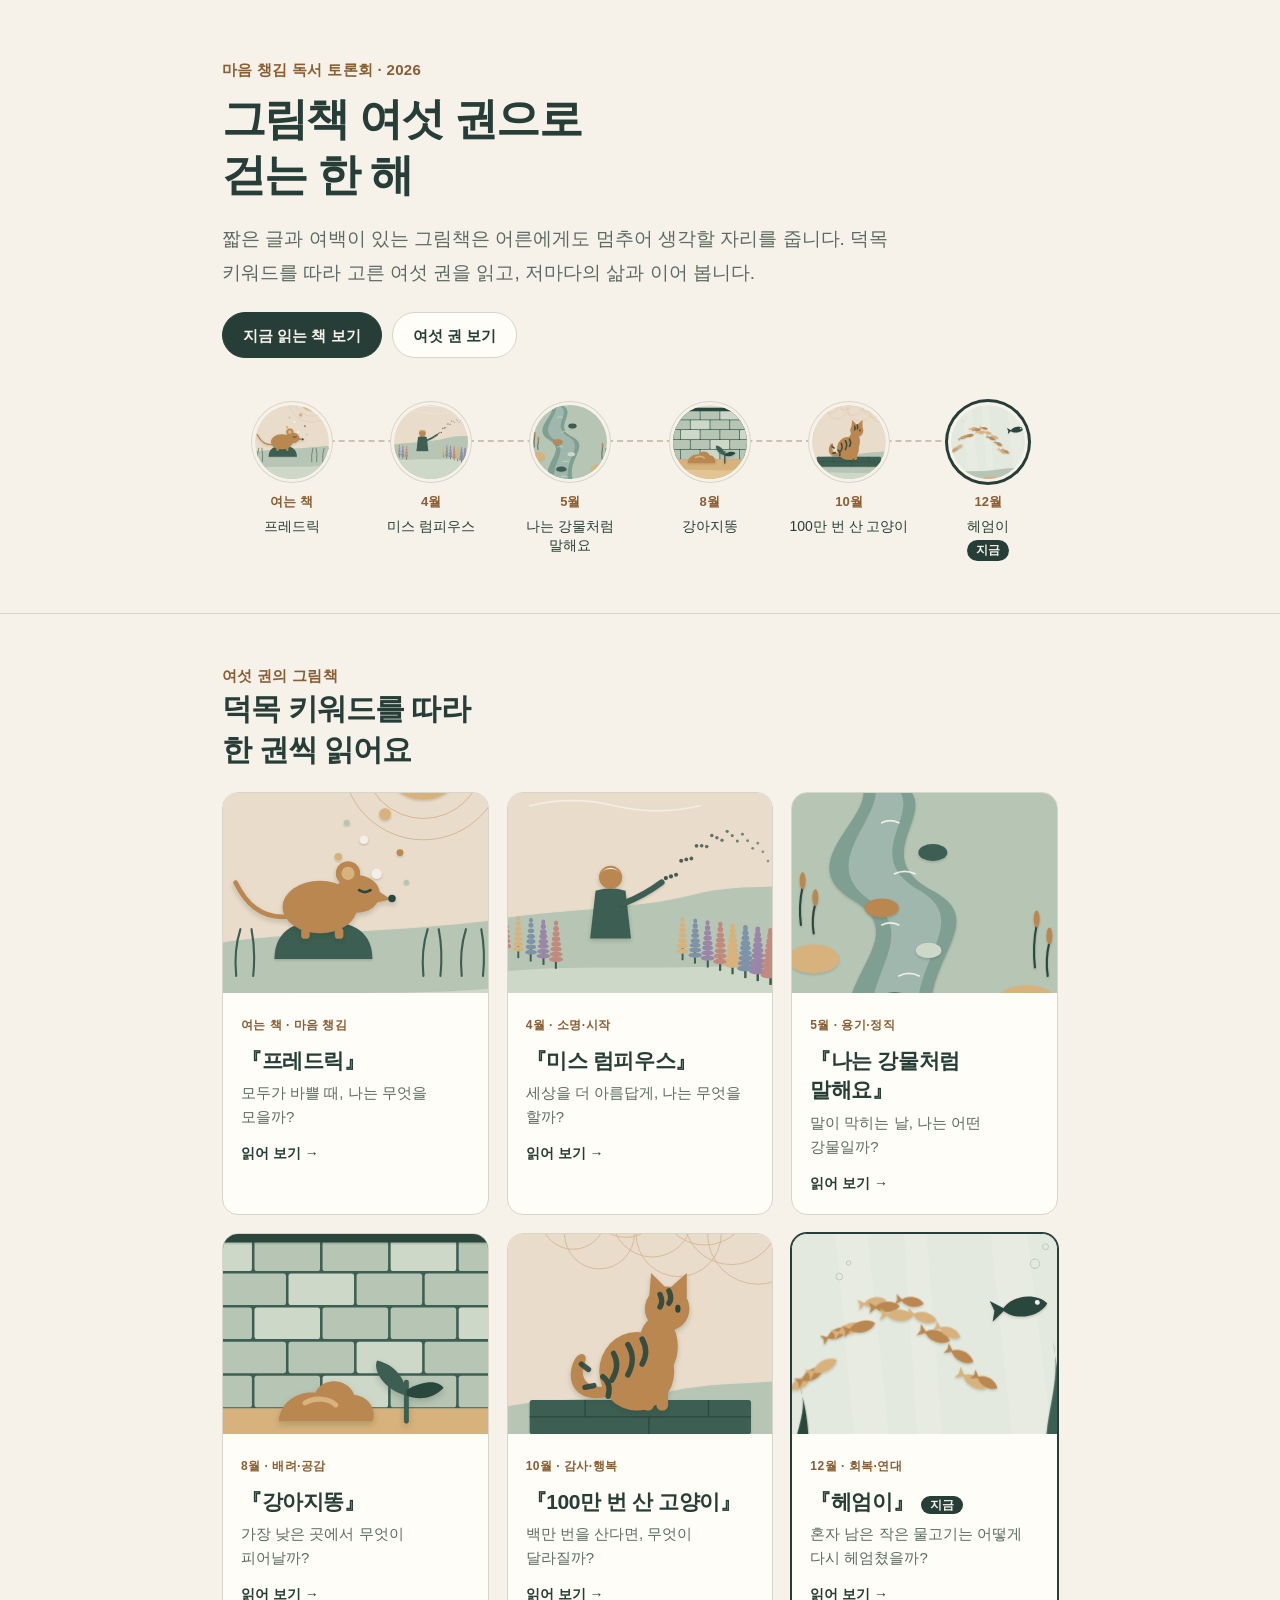
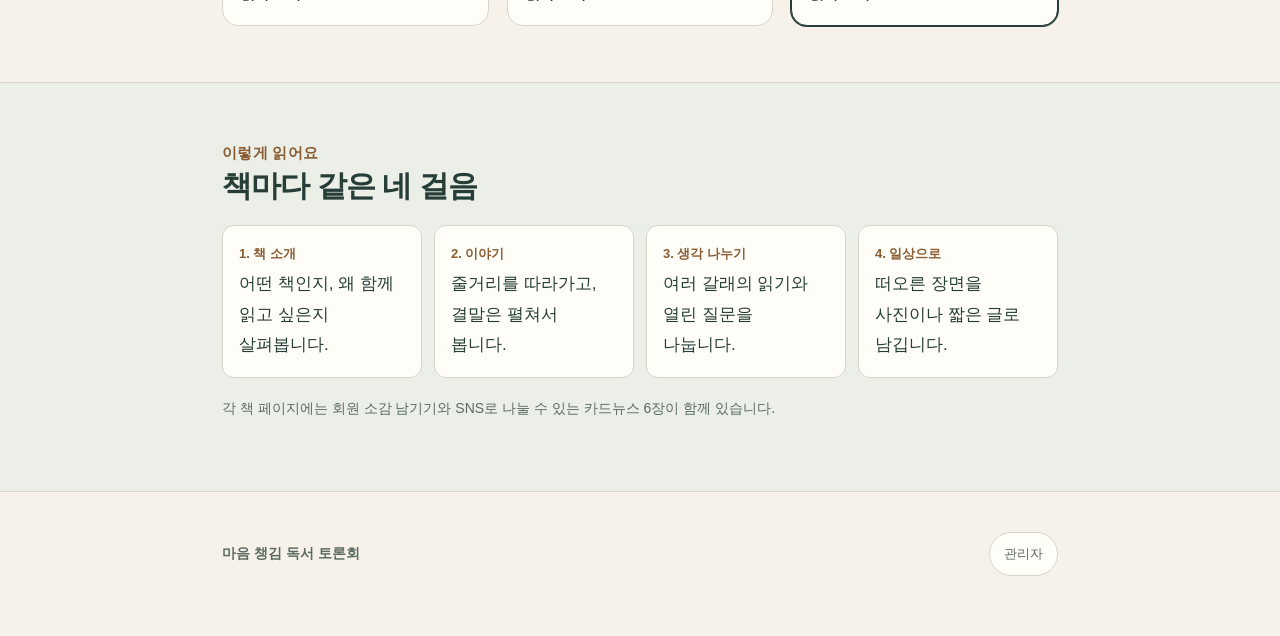
<file: index.html>
<!doctype html><html lang="ko"><head><meta charset="utf-8"><meta name="viewport" content="width=device-width,initial-scale=1"><title>그림책 여섯 권으로 걷는 한 해 | 마음 챙김 독서 토론회</title><meta name="description" content="수석교사 다섯 명의 마음 챙김 독서 토론회가 덕목 키워드를 따라 고른 그림책 여섯 권과 생각 나누기 자료입니다."><meta property="og:type" content="website"><meta property="og:url" content="https://plusiam.github.io/mindful-picturebooks/"><meta property="og:site_name" content="마음 챙김 독서 토론회"><meta property="og:title" content="그림책 여섯 권으로 걷는 한 해"><meta property="og:description" content="덕목 키워드를 따라 고른 그림책 여섯 권을 읽고, 저마다의 삶과 이어 봅니다. 마음 챙김 독서 토론회 2026."><meta property="og:image" content="https://plusiam.github.io/mindful-picturebooks/og-image.png"><meta property="og:image:width" content="1200"><meta property="og:image:height" content="630"><meta property="og:image:alt" content="그림책 여섯 권으로 걷는 한 해, 여섯 권의 종이 오리기풍 삽화"><meta name="twitter:card" content="summary_large_image"><meta name="theme-color" content="#f6f2ea"><link rel="icon" href="favicon.svg" type="image/svg+xml"><link rel="apple-touch-icon" href="apple-touch-icon.png"><style>:root{--paper:#f6f2ea;--paper2:#ebefe8;--ink:#263e37;--sub:#5b6b63;--accent:#8a5d33;--line:#d6d6c8;--card:#fffdf8}
*{box-sizing:border-box}html{scroll-behavior:smooth}body{margin:0;background:var(--paper);color:var(--ink);font:17px/1.8 "Pretendard","Apple SD Gothic Neo","Noto Sans KR","Malgun Gothic",sans-serif;word-break:keep-all;-webkit-text-size-adjust:100%}
.wrap{max-width:880px;margin:0 auto;padding:0 22px}header.top{padding:18px 0;border-bottom:1px solid var(--line);font-size:14px;color:var(--sub);display:flex;justify-content:space-between;gap:12px;flex-wrap:wrap}
.hero{display:grid;grid-template-columns:1.1fr .9fr;gap:36px;align-items:center;padding:52px 0 40px}.eyebrow{color:var(--accent);font-weight:600;font-size:15px;letter-spacing:.02em}
h1{font-size:44px;line-height:1.28;letter-spacing:-.04em;margin:10px 0 18px}h2{font-size:30px;letter-spacing:-.03em;line-height:1.35;margin:0 0 18px}h3{font-size:22px;letter-spacing:-.02em;margin:0 0 8px;line-height:1.4}
.lead{font-size:19px;color:var(--sub);margin:0 0 22px}.art svg{width:100%;height:auto;display:block;border-radius:14px}
.biblio{display:grid;grid-template-columns:auto 1fr;gap:4px 16px;font-size:15px;margin:0;padding:16px 18px;background:var(--card);border:1px solid var(--line);border-radius:12px}.biblio dt{color:var(--sub)}.biblio dd{margin:0}
nav.toc{display:flex;gap:8px;flex-wrap:wrap;margin:6px 0 0}nav.toc a{font-size:14px;color:var(--ink);text-decoration:none;border:1px solid var(--line);border-radius:999px;padding:4px 12px;background:var(--card)}
section{padding:56px 0;border-top:1px solid var(--line)}section.alt{background:var(--paper2)}
.story{display:grid;gap:42px}.step{display:grid;grid-template-columns:260px 1fr;gap:28px;align-items:start}.step .num{font-size:13px;color:var(--accent);font-weight:700;letter-spacing:.1em}.step p{margin:0 0 10px}
blockquote{margin:14px 0 0;padding:10px 0 10px 18px;border-left:3px solid var(--accent);font-size:19px;font-weight:600}
details{margin-top:8px;background:var(--card);border:1px solid var(--line);border-radius:14px;padding:18px 22px}summary{cursor:pointer;font-weight:700;font-size:18px}details[open] summary{margin-bottom:16px}
.lens{display:grid;grid-template-columns:repeat(3,1fr);gap:14px;margin-top:8px}.lens div{background:var(--card);border:1px solid var(--line);border-radius:12px;padding:18px}.lens b{display:block;color:var(--accent);margin-bottom:6px}.lens p{margin:0;font-size:16px}
ol.q{padding-left:22px;margin:22px 0 0}ol.q li{margin:0 0 12px;font-size:18px}
.daily{display:grid;grid-template-columns:1fr 280px;gap:28px;align-items:center}.daily ul{padding-left:20px;margin:12px 0}.note{font-size:14px;color:var(--sub)}
.cards{display:grid;grid-template-columns:repeat(auto-fill,minmax(240px,1fr));gap:14px;margin-top:18px}.cards img{width:100%;height:auto;display:block;border-radius:10px;border:1px solid var(--line)}
footer{padding:40px 0 60px;border-top:1px solid var(--line);font-size:14px;color:var(--sub)}footer p{margin:0 0 6px}footer a{color:var(--sub)}
@media (max-width:720px){body{font-size:16px}.hero{grid-template-columns:1fr;padding-top:34px}h1{font-size:34px}h2{font-size:25px}.step{grid-template-columns:1fr;gap:14px}.step .art{max-width:340px}.lens{grid-template-columns:1fr}.daily{grid-template-columns:1fr}.daily .art{max-width:300px}}
.sitebar{display:flex;justify-content:space-between;align-items:center;gap:10px;flex-wrap:wrap;padding:14px 0;border-bottom:1px solid var(--line);font-size:14px}.sitebar a{color:var(--ink);text-decoration:none}.sitebar .home{font-weight:700}.shelf{display:flex;gap:6px;flex-wrap:wrap}.shelf a{font-size:13px;border:1px solid var(--line);border-radius:999px;padding:3px 10px;background:var(--card);color:var(--sub)}.shelf a.on{background:var(--ink);color:var(--paper);border-color:var(--ink)}
.pager{display:grid;grid-template-columns:1fr 1fr;gap:12px;padding:30px 0}.pager a{display:block;border:1px solid var(--line);border-radius:12px;padding:14px 18px;background:var(--card);text-decoration:none;color:var(--ink)}.pager a small{display:block;color:var(--sub);font-size:13px}.pager .next{text-align:right}
.extra{margin-top:14px;padding:14px 16px;border:1px dashed var(--line);border-radius:12px;font-size:15px;background:var(--card)}
.grid6{display:grid;grid-template-columns:repeat(auto-fill,minmax(250px,1fr));gap:18px;margin-top:22px}.bk{display:flex;flex-direction:column;background:var(--card);border:1px solid var(--line);border-radius:16px;overflow:hidden;text-decoration:none;color:var(--ink)}.bk .thumb svg{display:block;width:100%;height:200px}.bk .in{padding:16px 18px 18px}.chip{display:inline-block;font-size:12px;font-weight:700;color:var(--accent);letter-spacing:.04em}.bk h3{margin:6px 0 6px;font-size:21px}.bk p{margin:0;color:var(--sub);font-size:15px;line-height:1.6}.bk .go{margin-top:12px;font-size:14px;font-weight:700}
.flow{display:grid;grid-template-columns:repeat(4,1fr);gap:12px;margin-top:18px}.flow div{background:var(--card);border:1px solid var(--line);border-radius:12px;padding:16px}.flow b{display:block;color:var(--accent);font-size:13px;margin-bottom:4px}
@media (max-width:720px){.flow{grid-template-columns:1fr 1fr}.pager{grid-template-columns:1fr}.pager .next{text-align:left}}
.hero2{padding:56px 0 8px;max-width:680px}.hero2 h1{margin-top:8px}
.cta{display:flex;gap:10px;flex-wrap:wrap}.btn{display:inline-flex;align-items:center;min-height:46px;padding:0 20px;border-radius:999px;font-size:15px;font-weight:700;text-decoration:none;border:1px solid var(--ink)}.btn.pri{background:var(--ink);color:var(--paper)}.btn.sec{background:var(--card);color:var(--ink);border-color:var(--line)}.btn.sec:hover{border-color:var(--ink)}
.year{margin:34px 0 0;padding:0 0 46px}.year ol{list-style:none;margin:0;padding:0;display:grid;grid-template-columns:repeat(6,1fr);position:relative}.year ol::before{content:"";position:absolute;left:8%;right:8%;top:40px;border-top:2px dashed #c9c3b2}
.year li{text-align:center;position:relative}.year a{display:flex;flex-direction:column;align-items:center;gap:4px;padding:2px 4px 6px;text-decoration:none;color:var(--ink);border-radius:14px}
.year .dot{width:80px;height:80px;border-radius:50%;overflow:hidden;border:3px solid var(--paper);box-shadow:0 0 0 1px var(--line);background:var(--card)}.year .dot svg{display:block;width:100%;height:100%}
.year .m{font-size:13px;font-weight:700;color:var(--accent);margin-top:4px}.year .t{font-size:14px;line-height:1.35;color:var(--ink)}
.year .tag{display:none;font-size:12px;font-weight:700;background:var(--ink);color:var(--paper);border-radius:999px;padding:1px 9px;line-height:1.6}
.year li.now .dot{box-shadow:0 0 0 3px var(--ink)}.year li.now .tag{display:inline-block}.year a:hover .dot{box-shadow:0 0 0 2px var(--accent)}.year li.now a:hover .dot{box-shadow:0 0 0 3px var(--ink)}
#books{padding-top:48px}.bk .badge{display:none;margin-left:8px;font-size:12px;font-weight:700;background:var(--ink);color:var(--paper);border-radius:999px;padding:1px 9px;letter-spacing:0}.bk.now{border-color:var(--ink);box-shadow:0 0 0 1px var(--ink)}.bk.now .badge{display:inline-block}
a:focus-visible,button:focus-visible,summary:focus-visible,input:focus-visible,textarea:focus-visible{outline:3px solid var(--accent);outline-offset:3px}
@media (max-width:720px){.hero2{padding-top:30px}.lead{font-size:17px}.year{margin-top:26px;padding-bottom:30px}.year ol::before{top:27px}.year .dot{width:54px;height:54px;border-width:2px}.year .t{display:none}.year .m{font-size:12px}.year a{padding:2px 0 6px;min-height:44px}#books{padding-top:36px}#books h2 br{display:none}}
.fbar{display:flex;justify-content:space-between;align-items:center;gap:12px}.fbar p{margin:0}footer a.admin{display:inline-flex;align-items:center;min-height:44px;padding:0 14px;border:1px solid var(--line);border-radius:999px;text-decoration:none;font-size:13px;color:var(--sub);background:var(--card)}footer a.admin:hover{color:var(--ink);border-color:var(--ink)}</style></head><body>
<div class="wrap"><header class="hero2"><div class="eyebrow">마음 챙김 독서 토론회 · 2026</div><h1>그림책 여섯 권으로<br>걷는 한 해</h1><p class="lead">짧은 글과 여백이 있는 그림책은 어른에게도 멈추어 생각할 자리를 줍니다. 덕목 키워드를 따라 고른 여섯 권을 읽고, 저마다의 삶과 이어 봅니다.</p><div class="cta"><a class="btn pri" id="nowBtn" href="cat/index.html">지금 읽는 책 보기</a><a class="btn sec" href="#books">여섯 권 보기</a></div></header>
<nav class="year" aria-label="한 해의 흐름"><ol><li data-slug="frederick" data-from="2026-1"><a href="frederick/index.html" aria-label="여는 책 『프레드릭』"><span class="dot"><svg aria-hidden="true" preserveAspectRatio="xMidYMid slice" xmlns="http://www.w3.org/2000/svg" viewBox="100 300 600 600"><defs><filter id="s99" x="-20%" y="-20%" width="140%" height="140%"><feDropShadow dx="0" dy="3" stdDeviation="3" flood-color="#1d2e28" flood-opacity=".22"/></filter></defs><rect width="800" height="1000" fill="#e9dccb"/>
<circle cx="560" cy="250" r="96" fill="#d8b27c" filter="url(#s99)"/>
<g fill="none" stroke="#b9874f" stroke-width="2" opacity=".5"><circle cx="560" cy="250" r="140"/><circle cx="560" cy="250" r="190"/></g>
<circle cx="470" cy="380" r="14" fill="#d8b27c" filter="url(#s99)"/><circle cx="420" cy="440" r="10" fill="#f4f0e7" filter="url(#s99)"/><circle cx="505" cy="470" r="8" fill="#b9874f" filter="url(#s99)"/><circle cx="380" cy="400" r="7" fill="#b7c6b4" filter="url(#s99)"/><circle cx="450" cy="520" r="12" fill="#f4f0e7" filter="url(#s99)"/><circle cx="360" cy="480" r="9" fill="#d8b27c" filter="url(#s99)"/><circle cx="520" cy="540" r="6" fill="#b7c6b4" filter="url(#s99)"/><circle cx="410" cy="560" r="7" fill="#b9874f" filter="url(#s99)"/>
<path d="M0 700 C180 650 420 670 800 620 L800 1000 L0 1000Z" fill="#b7c6b4" filter="url(#s99)"/>
<path d="M0 820 C220 780 520 820 800 780 L800 1000 L0 1000Z" fill="#cdd8c9" filter="url(#s99)"/>
<g filter="url(#s99)"><path d="M210 720 C210 660 250 630 320 630 C400 630 440 660 440 720Z" fill="#3d5e53"/></g>
<path d="M120 760 q-6 -60 10 -110" stroke="#3d5e53" stroke-width="5" fill="none" stroke-linecap="round"/><path d="M160 760 q6 -60 -4 -110" stroke="#3d5e53" stroke-width="5" fill="none" stroke-linecap="round"/><path d="M560 760 q-6 -60 10 -110" stroke="#3d5e53" stroke-width="5" fill="none" stroke-linecap="round"/><path d="M600 760 q6 -60 -4 -110" stroke="#3d5e53" stroke-width="5" fill="none" stroke-linecap="round"/><path d="M650 760 q-6 -60 10 -110" stroke="#3d5e53" stroke-width="5" fill="none" stroke-linecap="round"/><path d="M700 760 q6 -60 -4 -110" stroke="#3d5e53" stroke-width="5" fill="none" stroke-linecap="round"/>
<g transform="translate(330 598) scale(2.2 2.2)" filter="url(#s99)">
<path d="M-38 10 C-70 14 -86 -6 -96 -26" fill="none" stroke="#b9874f" stroke-width="5" stroke-linecap="round"/>
<ellipse cx="-6" cy="0" rx="40" ry="28" fill="#b9874f"/>
<ellipse cx="34" cy="-14" rx="24" ry="20" fill="#b9874f"/>
<polygon points="52,-20 70,-8 50,-4" fill="#b9874f"/>
<circle cx="71" cy="-9" r="4" fill="#2c473e"/>
<circle cx="24" cy="-36" r="13" fill="#b9874f"/><circle cx="24" cy="-36" r="7" fill="#d8b27c"/>
<path d="M36 -18 q6 4 12 0" stroke="#2c473e" stroke-width="3" fill="none" stroke-linecap="round"/>
<rect x="-26" y="22" width="9" height="12" rx="4" fill="#b9874f"/><rect x="10" y="22" width="9" height="12" rx="4" fill="#b9874f"/>

</g>
</svg></span><span class="m">여는 책</span><span class="t">프레드릭</span><span class="tag">지금</span></a></li><li data-slug="rumphius" data-from="2026-4"><a href="rumphius/index.html" aria-label="4월 『미스 럼피우스』"><span class="dot"><svg aria-hidden="true" preserveAspectRatio="xMidYMid slice" xmlns="http://www.w3.org/2000/svg" viewBox="100 300 600 600"><defs><filter id="s100" x="-20%" y="-20%" width="140%" height="140%"><feDropShadow dx="0" dy="3" stdDeviation="3" flood-color="#1d2e28" flood-opacity=".22"/></filter></defs><rect width="800" height="1000" fill="#e9dccb"/>
<circle cx="610" cy="250" r="70" fill="#d8b27c" filter="url(#s100)"/>
<g fill="none" stroke="#f4f0e7" stroke-width="4" stroke-linecap="round" opacity=".9"><path d="M80 300 q120 -30 240 0 t240 0"/><path d="M140 360 q100 -24 200 0 t200 0"/></g>
<path d="M0 640 C160 600 360 610 520 570 C640 540 720 560 800 540 L800 1000 L0 1000Z" fill="#b7c6b4" filter="url(#s100)"/>
<path d="M0 760 C220 720 500 760 800 720 L800 1000 L0 1000Z" fill="#cdd8c9" filter="url(#s100)"/>
<g transform="translate(330 560) scale(1.6)" filter="url(#s100)"><path d="M-22 0 L-30 70 L30 70 L22 0 Q0 -8 -22 0Z" fill="#3d5e53"/><circle cx="0" cy="-20" r="17" fill="#b9874f"/><path d="M-17 -24 Q0 -44 17 -24 Q10 -32 0 -32 Q-10 -32 -17 -24Z" fill="#f4f0e7"/></g>
<path d="M360 590 q50 -20 90 -50" stroke="#3d5e53" stroke-width="14" stroke-linecap="round" fill="none" filter="url(#s100)"/>
<g><circle cx="460" cy="530" r="5.0" fill="#2c473e" opacity="0.90"/><circle cx="472" cy="526" r="4.9" fill="#2c473e" opacity="0.88"/><circle cx="484" cy="522" r="4.8" fill="#2c473e" opacity="0.86"/><circle cx="496" cy="489" r="4.7" fill="#2c473e" opacity="0.84"/><circle cx="508" cy="486" r="4.6" fill="#2c473e" opacity="0.82"/><circle cx="520" cy="484" r="4.5" fill="#2c473e" opacity="0.80"/><circle cx="532" cy="454" r="4.4" fill="#2c473e" opacity="0.78"/><circle cx="544" cy="454" r="4.3" fill="#2c473e" opacity="0.76"/><circle cx="556" cy="456" r="4.2" fill="#2c473e" opacity="0.74"/><circle cx="568" cy="430" r="4.1" fill="#2c473e" opacity="0.72"/><circle cx="580" cy="435" r="4.0" fill="#2c473e" opacity="0.70"/><circle cx="592" cy="441" r="3.9" fill="#2c473e" opacity="0.68"/><circle cx="604" cy="420" r="3.8" fill="#2c473e" opacity="0.66"/><circle cx="616" cy="430" r="3.7" fill="#2c473e" opacity="0.64"/><circle cx="628" cy="443" r="3.6" fill="#2c473e" opacity="0.62"/><circle cx="640" cy="427" r="3.5" fill="#2c473e" opacity="0.60"/><circle cx="652" cy="442" r="3.4" fill="#2c473e" opacity="0.58"/><circle cx="664" cy="460" r="3.3" fill="#2c473e" opacity="0.56"/><circle cx="676" cy="448" r="3.2" fill="#2c473e" opacity="0.54"/><circle cx="688" cy="468" r="3.1" fill="#2c473e" opacity="0.52"/><circle cx="700" cy="490" r="3.0" fill="#2c473e" opacity="0.50"/><circle cx="712" cy="482" r="2.9" fill="#2c473e" opacity="0.48"/><circle cx="724" cy="505" r="2.8" fill="#2c473e" opacity="0.46"/><circle cx="736" cy="528" r="2.7" fill="#2c473e" opacity="0.44"/><circle cx="748" cy="522" r="2.6" fill="#2c473e" opacity="0.42"/><circle cx="760" cy="546" r="2.5" fill="#2c473e" opacity="0.40"/></g>
<g><rect x="497" y="688" width="4.5" height="35" fill="#3d5e53"/><ellipse cx="499" cy="627" rx="4.5" ry="5.7" fill="#d8b27c"/><ellipse cx="499" cy="640" rx="6.0" ry="5.7" fill="#d8b27c"/><ellipse cx="499" cy="652" rx="7.5" ry="5.7" fill="#d8b27c"/><ellipse cx="499" cy="664" rx="8.9" ry="5.7" fill="#d8b27c"/><ellipse cx="499" cy="677" rx="10.4" ry="5.7" fill="#d8b27c"/><ellipse cx="499" cy="689" rx="11.9" ry="5.7" fill="#d8b27c"/><ellipse cx="499" cy="702" rx="13.4" ry="5.7" fill="#d8b27c"/></g><g><rect x="526" y="695" width="4.7" height="36" fill="#3d5e53"/><ellipse cx="529" cy="631" rx="4.7" ry="5.9" fill="#7f93a8"/><ellipse cx="529" cy="642" rx="6.3" ry="5.9" fill="#7f93a8"/><ellipse cx="529" cy="654" rx="7.8" ry="5.9" fill="#7f93a8"/><ellipse cx="529" cy="665" rx="9.4" ry="5.9" fill="#7f93a8"/><ellipse cx="529" cy="677" rx="10.9" ry="5.9" fill="#7f93a8"/><ellipse cx="529" cy="688" rx="12.4" ry="5.9" fill="#7f93a8"/><ellipse cx="529" cy="699" rx="14.0" ry="5.9" fill="#7f93a8"/><ellipse cx="529" cy="711" rx="15.5" ry="5.9" fill="#7f93a8"/></g><g><rect x="556" y="702" width="4.9" height="38" fill="#3d5e53"/><ellipse cx="558" cy="635" rx="4.9" ry="6.2" fill="#9a86a6"/><ellipse cx="558" cy="647" rx="6.5" ry="6.2" fill="#9a86a6"/><ellipse cx="558" cy="659" rx="8.2" ry="6.2" fill="#9a86a6"/><ellipse cx="558" cy="671" rx="9.8" ry="6.2" fill="#9a86a6"/><ellipse cx="558" cy="683" rx="11.4" ry="6.2" fill="#9a86a6"/><ellipse cx="558" cy="694" rx="13.0" ry="6.2" fill="#9a86a6"/><ellipse cx="558" cy="706" rx="14.6" ry="6.2" fill="#9a86a6"/><ellipse cx="558" cy="718" rx="16.2" ry="6.2" fill="#9a86a6"/></g><g><rect x="585" y="708" width="5.1" height="40" fill="#3d5e53"/><ellipse cx="588" cy="639" rx="5.1" ry="6.4" fill="#c28a7c"/><ellipse cx="588" cy="651" rx="6.8" ry="6.4" fill="#c28a7c"/><ellipse cx="588" cy="664" rx="8.5" ry="6.4" fill="#c28a7c"/><ellipse cx="588" cy="676" rx="10.2" ry="6.4" fill="#c28a7c"/><ellipse cx="588" cy="688" rx="11.8" ry="6.4" fill="#c28a7c"/><ellipse cx="588" cy="701" rx="13.5" ry="6.4" fill="#c28a7c"/><ellipse cx="588" cy="713" rx="15.2" ry="6.4" fill="#c28a7c"/><ellipse cx="588" cy="726" rx="16.9" ry="6.4" fill="#c28a7c"/></g><g><rect x="614" y="715" width="5.4" height="41" fill="#3d5e53"/><ellipse cx="617" cy="643" rx="5.4" ry="6.7" fill="#d8b27c"/><ellipse cx="617" cy="654" rx="7.1" ry="6.7" fill="#d8b27c"/><ellipse cx="617" cy="666" rx="8.8" ry="6.7" fill="#d8b27c"/><ellipse cx="617" cy="677" rx="10.6" ry="6.7" fill="#d8b27c"/><ellipse cx="617" cy="689" rx="12.3" ry="6.7" fill="#d8b27c"/><ellipse cx="617" cy="700" rx="14.1" ry="6.7" fill="#d8b27c"/><ellipse cx="617" cy="712" rx="15.8" ry="6.7" fill="#d8b27c"/><ellipse cx="617" cy="723" rx="17.5" ry="6.7" fill="#d8b27c"/><ellipse cx="617" cy="734" rx="19.3" ry="6.7" fill="#d8b27c"/></g><g><rect x="644" y="722" width="5.6" height="43" fill="#3d5e53"/><ellipse cx="647" cy="647" rx="5.6" ry="6.9" fill="#7f93a8"/><ellipse cx="647" cy="659" rx="7.4" ry="6.9" fill="#7f93a8"/><ellipse cx="647" cy="671" rx="9.2" ry="6.9" fill="#7f93a8"/><ellipse cx="647" cy="683" rx="11.0" ry="6.9" fill="#7f93a8"/><ellipse cx="647" cy="694" rx="12.8" ry="6.9" fill="#7f93a8"/><ellipse cx="647" cy="706" rx="14.6" ry="6.9" fill="#7f93a8"/><ellipse cx="647" cy="718" rx="16.4" ry="6.9" fill="#7f93a8"/><ellipse cx="647" cy="730" rx="18.2" ry="6.9" fill="#7f93a8"/><ellipse cx="647" cy="742" rx="20.0" ry="6.9" fill="#7f93a8"/></g><g><rect x="673" y="728" width="5.8" height="44" fill="#3d5e53"/><ellipse cx="676" cy="651" rx="5.8" ry="7.2" fill="#9a86a6"/><ellipse cx="676" cy="663" rx="7.6" ry="7.2" fill="#9a86a6"/><ellipse cx="676" cy="675" rx="9.5" ry="7.2" fill="#9a86a6"/><ellipse cx="676" cy="688" rx="11.4" ry="7.2" fill="#9a86a6"/><ellipse cx="676" cy="700" rx="13.3" ry="7.2" fill="#9a86a6"/><ellipse cx="676" cy="712" rx="15.1" ry="7.2" fill="#9a86a6"/><ellipse cx="676" cy="725" rx="17.0" ry="7.2" fill="#9a86a6"/><ellipse cx="676" cy="737" rx="18.9" ry="7.2" fill="#9a86a6"/><ellipse cx="676" cy="749" rx="20.8" ry="7.2" fill="#9a86a6"/></g><g><rect x="703" y="735" width="6.0" height="46" fill="#3d5e53"/><ellipse cx="706" cy="655" rx="6.0" ry="7.5" fill="#c28a7c"/><ellipse cx="706" cy="666" rx="7.9" ry="7.5" fill="#c28a7c"/><ellipse cx="706" cy="678" rx="9.9" ry="7.5" fill="#c28a7c"/><ellipse cx="706" cy="689" rx="11.8" ry="7.5" fill="#c28a7c"/><ellipse cx="706" cy="701" rx="13.7" ry="7.5" fill="#c28a7c"/><ellipse cx="706" cy="712" rx="15.7" ry="7.5" fill="#c28a7c"/><ellipse cx="706" cy="724" rx="17.6" ry="7.5" fill="#c28a7c"/><ellipse cx="706" cy="735" rx="19.6" ry="7.5" fill="#c28a7c"/><ellipse cx="706" cy="747" rx="21.5" ry="7.5" fill="#c28a7c"/><ellipse cx="706" cy="758" rx="23.4" ry="7.5" fill="#c28a7c"/></g><g><rect x="732" y="742" width="6.2" height="48" fill="#3d5e53"/><ellipse cx="735" cy="659" rx="6.2" ry="7.7" fill="#d8b27c"/><ellipse cx="735" cy="671" rx="8.2" ry="7.7" fill="#d8b27c"/><ellipse cx="735" cy="683" rx="10.2" ry="7.7" fill="#d8b27c"/><ellipse cx="735" cy="694" rx="12.2" ry="7.7" fill="#d8b27c"/><ellipse cx="735" cy="706" rx="14.2" ry="7.7" fill="#d8b27c"/><ellipse cx="735" cy="718" rx="16.2" ry="7.7" fill="#d8b27c"/><ellipse cx="735" cy="730" rx="18.2" ry="7.7" fill="#d8b27c"/><ellipse cx="735" cy="742" rx="20.2" ry="7.7" fill="#d8b27c"/><ellipse cx="735" cy="754" rx="22.2" ry="7.7" fill="#d8b27c"/><ellipse cx="735" cy="766" rx="24.2" ry="7.7" fill="#d8b27c"/></g><g><rect x="761" y="749" width="6.4" height="49" fill="#3d5e53"/><ellipse cx="765" cy="663" rx="6.4" ry="8.0" fill="#7f93a8"/><ellipse cx="765" cy="675" rx="8.5" ry="8.0" fill="#7f93a8"/><ellipse cx="765" cy="687" rx="10.5" ry="8.0" fill="#7f93a8"/><ellipse cx="765" cy="700" rx="12.6" ry="8.0" fill="#7f93a8"/><ellipse cx="765" cy="712" rx="14.7" ry="8.0" fill="#7f93a8"/><ellipse cx="765" cy="724" rx="16.8" ry="8.0" fill="#7f93a8"/><ellipse cx="765" cy="736" rx="18.8" ry="8.0" fill="#7f93a8"/><ellipse cx="765" cy="749" rx="20.9" ry="8.0" fill="#7f93a8"/><ellipse cx="765" cy="761" rx="23.0" ry="8.0" fill="#7f93a8"/><ellipse cx="765" cy="773" rx="25.0" ry="8.0" fill="#7f93a8"/></g><g><rect x="51" y="755" width="6.6" height="51" fill="#3d5e53"/><ellipse cx="54" cy="667" rx="6.6" ry="8.2" fill="#9a86a6"/><ellipse cx="54" cy="678" rx="8.7" ry="8.2" fill="#9a86a6"/><ellipse cx="54" cy="690" rx="10.9" ry="8.2" fill="#9a86a6"/><ellipse cx="54" cy="701" rx="13.0" ry="8.2" fill="#9a86a6"/><ellipse cx="54" cy="713" rx="15.2" ry="8.2" fill="#9a86a6"/><ellipse cx="54" cy="724" rx="17.3" ry="8.2" fill="#9a86a6"/><ellipse cx="54" cy="736" rx="19.4" ry="8.2" fill="#9a86a6"/><ellipse cx="54" cy="747" rx="21.6" ry="8.2" fill="#9a86a6"/><ellipse cx="54" cy="759" rx="23.7" ry="8.2" fill="#9a86a6"/><ellipse cx="54" cy="770" rx="25.9" ry="8.2" fill="#9a86a6"/><ellipse cx="54" cy="782" rx="28.0" ry="8.2" fill="#9a86a6"/></g><g><rect x="82" y="677" width="4.2" height="32" fill="#3d5e53"/><ellipse cx="84" cy="621" rx="4.2" ry="5.2" fill="#c28a7c"/><ellipse cx="84" cy="632" rx="5.6" ry="5.2" fill="#c28a7c"/><ellipse cx="84" cy="644" rx="6.9" ry="5.2" fill="#c28a7c"/><ellipse cx="84" cy="655" rx="8.3" ry="5.2" fill="#c28a7c"/><ellipse cx="84" cy="667" rx="9.6" ry="5.2" fill="#c28a7c"/><ellipse cx="84" cy="678" rx="11.0" ry="5.2" fill="#c28a7c"/><ellipse cx="84" cy="690" rx="12.4" ry="5.2" fill="#c28a7c"/></g><g><rect x="111" y="684" width="4.4" height="34" fill="#3d5e53"/><ellipse cx="113" cy="625" rx="4.4" ry="5.5" fill="#d8b27c"/><ellipse cx="113" cy="637" rx="5.8" ry="5.5" fill="#d8b27c"/><ellipse cx="113" cy="649" rx="7.3" ry="5.5" fill="#d8b27c"/><ellipse cx="113" cy="661" rx="8.7" ry="5.5" fill="#d8b27c"/><ellipse cx="113" cy="673" rx="10.1" ry="5.5" fill="#d8b27c"/><ellipse cx="113" cy="685" rx="11.5" ry="5.5" fill="#d8b27c"/><ellipse cx="113" cy="697" rx="13.0" ry="5.5" fill="#d8b27c"/></g><g><rect x="140" y="691" width="4.6" height="35" fill="#3d5e53"/><ellipse cx="143" cy="629" rx="4.6" ry="5.8" fill="#7f93a8"/><ellipse cx="143" cy="641" rx="6.1" ry="5.8" fill="#7f93a8"/><ellipse cx="143" cy="654" rx="7.6" ry="5.8" fill="#7f93a8"/><ellipse cx="143" cy="667" rx="9.1" ry="5.8" fill="#7f93a8"/><ellipse cx="143" cy="679" rx="10.6" ry="5.8" fill="#7f93a8"/><ellipse cx="143" cy="692" rx="12.1" ry="5.8" fill="#7f93a8"/><ellipse cx="143" cy="704" rx="13.6" ry="5.8" fill="#7f93a8"/></g><g><rect x="170" y="697" width="4.8" height="37" fill="#3d5e53"/><ellipse cx="172" cy="633" rx="4.8" ry="6.0" fill="#9a86a6"/><ellipse cx="172" cy="644" rx="6.4" ry="6.0" fill="#9a86a6"/><ellipse cx="172" cy="656" rx="7.9" ry="6.0" fill="#9a86a6"/><ellipse cx="172" cy="667" rx="9.5" ry="6.0" fill="#9a86a6"/><ellipse cx="172" cy="679" rx="11.1" ry="6.0" fill="#9a86a6"/><ellipse cx="172" cy="690" rx="12.6" ry="6.0" fill="#9a86a6"/><ellipse cx="172" cy="702" rx="14.2" ry="6.0" fill="#9a86a6"/><ellipse cx="172" cy="713" rx="15.8" ry="6.0" fill="#9a86a6"/></g><g><rect x="199" y="704" width="5.0" height="39" fill="#3d5e53"/><ellipse cx="202" cy="636" rx="5.0" ry="6.3" fill="#c28a7c"/><ellipse cx="202" cy="649" rx="6.6" ry="6.3" fill="#c28a7c"/><ellipse cx="202" cy="661" rx="8.3" ry="6.3" fill="#c28a7c"/><ellipse cx="202" cy="673" rx="9.9" ry="6.3" fill="#c28a7c"/><ellipse cx="202" cy="685" rx="11.5" ry="6.3" fill="#c28a7c"/><ellipse cx="202" cy="697" rx="13.2" ry="6.3" fill="#c28a7c"/><ellipse cx="202" cy="709" rx="14.8" ry="6.3" fill="#c28a7c"/><ellipse cx="202" cy="721" rx="16.4" ry="6.3" fill="#c28a7c"/></g>
</svg></span><span class="m">4월</span><span class="t">미스 럼피우스</span><span class="tag">지금</span></a></li><li data-slug="river" data-from="2026-5"><a href="river/index.html" aria-label="5월 『나는 강물처럼 말해요』"><span class="dot"><svg aria-hidden="true" preserveAspectRatio="xMidYMid slice" xmlns="http://www.w3.org/2000/svg" viewBox="100 300 600 600"><defs><filter id="s101" x="-20%" y="-20%" width="140%" height="140%"><feDropShadow dx="0" dy="3" stdDeviation="3" flood-color="#1d2e28" flood-opacity=".22"/></filter></defs><rect width="800" height="1000" fill="#e3e9df"/>
<circle cx="610" cy="200" r="64" fill="#d8b27c" filter="url(#s101)"/>
<path d="M0 300 C200 250 520 280 800 240 L800 1000 L0 1000Z" fill="#b7c6b4" filter="url(#s101)"/>
<path d="M330 300 C470 360 250 470 420 560 C590 650 300 760 470 1000 L250 1000 C120 780 400 680 230 580 C80 490 300 380 250 300Z" fill="#7f9f93" filter="url(#s101)"/>
<path d="M310 300 C430 360 230 470 390 560 C540 650 290 760 420 1000 L300 1000 C190 790 420 680 270 580 C140 490 320 380 280 300Z" fill="#9fb7ad"/>
<g fill="none" stroke="#fbf9f3" stroke-width="4" stroke-linecap="round" opacity=".85"><path d="M300 400 q20 -10 40 0"/><path d="M330 520 q24 -12 48 0"/><path d="M300 640 q20 -10 40 0"/><path d="M340 760 q24 -12 48 0"/><path d="M330 880 q20 -10 40 0"/></g>
<ellipse cx="420" cy="470" rx="34" ry="20" fill="#3d5e53" filter="url(#s101)"/><ellipse cx="300" cy="600" rx="40" ry="22" fill="#b9874f" filter="url(#s101)"/><ellipse cx="410" cy="700" rx="30" ry="18" fill="#cdd8c9" filter="url(#s101)"/><ellipse cx="330" cy="820" rx="42" ry="22" fill="#3d5e53" filter="url(#s101)"/>
<ellipse cx="140" cy="720" rx="60" ry="34" fill="#d8b27c" filter="url(#s101)"/><ellipse cx="640" cy="820" rx="70" ry="38" fill="#d8b27c" filter="url(#s101)"/>
<g filter="url(#s101)"><path d="M110 640 q-6 -45 4 -90" stroke="#2c473e" stroke-width="5" fill="none" stroke-linecap="round"/><ellipse cx="114" cy="536" rx="7" ry="20" fill="#b9874f"/></g><g filter="url(#s101)"><path d="M140 660 q-6 -35 4 -70" stroke="#2c473e" stroke-width="5" fill="none" stroke-linecap="round"/><ellipse cx="144" cy="576" rx="7" ry="20" fill="#b9874f"/></g><g filter="url(#s101)"><path d="M660 740 q-6 -50 4 -100" stroke="#2c473e" stroke-width="5" fill="none" stroke-linecap="round"/><ellipse cx="664" cy="626" rx="7" ry="20" fill="#b9874f"/></g><g filter="url(#s101)"><path d="M690 760 q-6 -40 4 -80" stroke="#2c473e" stroke-width="5" fill="none" stroke-linecap="round"/><ellipse cx="694" cy="666" rx="7" ry="20" fill="#b9874f"/></g></svg></span><span class="m">5월</span><span class="t">나는 강물처럼 말해요</span><span class="tag">지금</span></a></li><li data-slug="ganajittong" data-from="2026-8"><a href="ganajittong/index.html" aria-label="8월 『강아지똥』"><span class="dot"><svg aria-hidden="true" preserveAspectRatio="xMidYMid slice" xmlns="http://www.w3.org/2000/svg" viewBox="100 300 600 600"><defs><filter id="s102" x="-20%" y="-20%" width="140%" height="140%"><feDropShadow dx="0" dy="3" stdDeviation="3" flood-color="#1d2e28" flood-opacity=".22"/></filter></defs><rect width="800" height="1000" fill="#e9dccb"/><circle cx="600" cy="200" r="66" fill="#d8b27c" filter="url(#s102)"/>
<rect x="0" y="340" width="800" height="400" fill="#3d5e53" filter="url(#s102)"/><rect x="3" y="343" width="154" height="74" rx="6" fill="#cdd8c9"/><rect x="163" y="343" width="154" height="74" rx="6" fill="#b7c6b4"/><rect x="323" y="343" width="154" height="74" rx="6" fill="#b7c6b4"/><rect x="483" y="343" width="154" height="74" rx="6" fill="#cdd8c9"/><rect x="643" y="343" width="154" height="74" rx="6" fill="#b7c6b4"/><rect x="3" y="423" width="74" height="74" rx="6" fill="#b7c6b4"/><rect x="83" y="423" width="154" height="74" rx="6" fill="#b7c6b4"/><rect x="243" y="423" width="154" height="74" rx="6" fill="#cdd8c9"/><rect x="403" y="423" width="154" height="74" rx="6" fill="#b7c6b4"/><rect x="563" y="423" width="154" height="74" rx="6" fill="#b7c6b4"/><rect x="723" y="423" width="74" height="74" rx="6" fill="#cdd8c9"/><rect x="3" y="503" width="154" height="74" rx="6" fill="#b7c6b4"/><rect x="163" y="503" width="154" height="74" rx="6" fill="#cdd8c9"/><rect x="323" y="503" width="154" height="74" rx="6" fill="#b7c6b4"/><rect x="483" y="503" width="154" height="74" rx="6" fill="#b7c6b4"/><rect x="643" y="503" width="154" height="74" rx="6" fill="#cdd8c9"/><rect x="3" y="583" width="74" height="74" rx="6" fill="#cdd8c9"/><rect x="83" y="583" width="154" height="74" rx="6" fill="#b7c6b4"/><rect x="243" y="583" width="154" height="74" rx="6" fill="#b7c6b4"/><rect x="403" y="583" width="154" height="74" rx="6" fill="#cdd8c9"/><rect x="563" y="583" width="154" height="74" rx="6" fill="#b7c6b4"/><rect x="723" y="583" width="74" height="74" rx="6" fill="#b7c6b4"/><rect x="3" y="663" width="154" height="74" rx="6" fill="#b7c6b4"/><rect x="163" y="663" width="154" height="74" rx="6" fill="#b7c6b4"/><rect x="323" y="663" width="154" height="74" rx="6" fill="#cdd8c9"/><rect x="483" y="663" width="154" height="74" rx="6" fill="#b7c6b4"/><rect x="643" y="663" width="154" height="74" rx="6" fill="#b7c6b4"/><rect x="0" y="322" width="800" height="28" fill="#2c473e" filter="url(#s102)"/>
<path d="M0 740 H800 V1000 H0Z" fill="#d8b27c" filter="url(#s102)"/><path d="M0 830 C220 806 520 850 800 818 V1000 H0Z" fill="#e2c595"/>
<g transform="translate(330 770) scale(2.4)" filter="url(#s102)"><path d="M-46 0 C-44 -20 -26 -30 -10 -28 C-2 -44 22 -42 28 -26 C44 -24 50 -10 46 0 Z" fill="#b9874f"/><path d="M-20 -18 C-10 -24 4 -22 10 -16" stroke="#d8b27c" stroke-width="5" fill="none" stroke-linecap="round"/></g><g transform="translate(520 770) scale(2.3)" filter="url(#s102)"><path d="M0 0 V-40" stroke="#3d5e53" stroke-width="5" stroke-linecap="round"/><path d="M0 -26 C-26 -34 -34 -54 -30 -62 C-12 -58 -2 -44 0 -30Z" fill="#3d5e53"/><path d="M0 -32 C22 -44 34 -40 38 -34 C26 -22 12 -22 0 -26Z" fill="#2c473e"/></g></svg></span><span class="m">8월</span><span class="t">강아지똥</span><span class="tag">지금</span></a></li><li data-slug="cat" data-from="2026-10" class="now"><a href="cat/index.html" aria-label="10월 『100만 번 산 고양이』"><span class="dot"><svg aria-hidden="true" preserveAspectRatio="xMidYMid slice" xmlns="http://www.w3.org/2000/svg" viewBox="100 300 600 600"><defs><filter id="s103" x="-20%" y="-20%" width="140%" height="140%"><feDropShadow dx="0" dy="3" stdDeviation="3" flood-color="#1d2e28" flood-opacity=".22"/></filter></defs><rect width="800" height="1000" fill="#e9dccb"/>
<g fill="none" stroke="#b9874f" stroke-width="2" opacity=".45"><circle cx="180" cy="250" r="70"/><circle cx="242" cy="290" r="76"/><circle cx="304" cy="330" r="82"/><circle cx="366" cy="250" r="88"/><circle cx="428" cy="290" r="94"/><circle cx="490" cy="330" r="100"/><circle cx="552" cy="250" r="106"/><circle cx="614" cy="290" r="112"/><circle cx="676" cy="330" r="118"/></g>
<circle cx="610" cy="210" r="62" fill="#d8b27c" filter="url(#s103)"/>
<path d="M0 760 C160 700 330 730 470 700 C600 672 700 690 800 660 L800 1000 L0 1000Z" fill="#b7c6b4" filter="url(#s103)"/>
<rect x="140" y="720" width="520" height="80" rx="6" fill="#3d5e53" filter="url(#s103)"/><path d="M140 760 h520 M270 720 v40 M420 760 v40 M560 720 v40" stroke="#2c473e" stroke-width="3"/>
<path d="M0 860 C200 820 420 880 800 830 L800 1000 L0 1000Z" fill="#cdd8c9" filter="url(#s103)"/>
<g transform="translate(400 640) scale(2.1 2.1)" filter="url(#s103)">
<path d="M-34 34 C-70 44 -86 18 -74 -6 C-68 -18 -58 -14 -62 -4 C-70 14 -58 28 -34 22" fill="#b9874f"/>
<ellipse cx="-4" cy="6" rx="42" ry="44" fill="#b9874f"/>
<ellipse cx="20" cy="-22" rx="22" ry="34" fill="#b9874f"/>
<rect x="18" y="0" width="13" height="50" rx="6" fill="#b9874f"/><rect x="2" y="12" width="13" height="38" rx="6" fill="#b9874f"/>
<circle cx="30" cy="-64" r="25" fill="#b9874f"/>
<polygon points="10,-78 12,-104 30,-86" fill="#b9874f"/><polygon points="34,-88 52,-104 52,-76" fill="#b9874f"/>
<g fill="none" stroke="#2c473e" stroke-width="6" stroke-linecap="round" opacity=".9"><path d="M-30 -14 q8 14 -2 30"/><path d="M-14 -24 q10 16 0 34"/><path d="M2 -30 q8 14 0 28"/><path d="M-42 12 q10 8 6 22"/><path d="M22 -80 q4 8 0 14"/><path d="M32 -84 q4 8 0 14"/><path d="M-66 -2 l8 6"/><path d="M-62 24 l10 -2"/></g>
<ellipse cx="42" cy="-64" rx="3" ry="4.5" fill="#2c473e"/>
</g>
</svg></span><span class="m">10월</span><span class="t">100만 번 산 고양이</span><span class="tag">지금</span></a></li><li data-slug="swimmy" data-from="2026-12"><a href="swimmy/index.html" aria-label="12월 『헤엄이』"><span class="dot"><svg aria-hidden="true" preserveAspectRatio="xMidYMid slice" xmlns="http://www.w3.org/2000/svg" viewBox="100 300 600 600"><defs><filter id="s104" x="-20%" y="-20%" width="140%" height="140%"><feDropShadow dx="0" dy="3" stdDeviation="3" flood-color="#1d2e28" flood-opacity=".22"/></filter></defs><rect width="800" height="1000" fill="#e3e9df"/><rect y="0" width="800" height="260" fill="#f4f0e7" opacity=".55"/><path d="M0 250 C200 225 420 270 800 238 L800 260 L0 260Z" fill="#cdd8c9" opacity=".7"/>
<path d="M160 0 L230 0 L328 900 L244 900Z" fill="#f4f0e7" opacity=".28"/><path d="M330 0 L380 0 L450 900 L390 900Z" fill="#f4f0e7" opacity=".28"/><path d="M520 0 L600 0 L712 900 L616 900Z" fill="#f4f0e7" opacity=".28"/>
<circle cx="660" cy="400" r="11" fill="none" stroke="#b7c6b4" stroke-width="2"/><circle cx="685" cy="360" r="7" fill="none" stroke="#b7c6b4" stroke-width="2"/><circle cx="672" cy="325" r="5" fill="none" stroke="#b7c6b4" stroke-width="2"/><circle cx="200" cy="430" r="8" fill="none" stroke="#b7c6b4" stroke-width="2"/><circle cx="222" cy="398" r="5" fill="none" stroke="#b7c6b4" stroke-width="2"/>
<g filter="url(#s104)"><g transform="translate(110.0 680.0) rotate(-30.0) scale(0.95 0.95)"><path d="M-30 0 C-18 -16 14 -16 26 0 C14 16 -18 16 -30 0Z" fill="#d8b27c"/><path d="M-26 0 L-44 -13 L-40 0 L-44 13Z" fill="#d8b27c"/></g><g transform="translate(139.3 658.4) rotate(-29.3) scale(1.03 1.03)"><path d="M-30 0 C-18 -16 14 -16 26 0 C14 16 -18 16 -30 0Z" fill="#b9874f"/><path d="M-26 0 L-44 -13 L-40 0 L-44 13Z" fill="#b9874f"/></g><g transform="translate(168.7 638.7) rotate(-27.4) scale(1.1099999999999999 1.1099999999999999)"><path d="M-30 0 C-18 -16 14 -16 26 0 C14 16 -18 16 -30 0Z" fill="#d8b27c"/><path d="M-26 0 L-44 -13 L-40 0 L-44 13Z" fill="#d8b27c"/></g><g transform="translate(198.0 562.4) rotate(-24.3) scale(0.95 0.95)"><path d="M-30 0 C-18 -16 14 -16 26 0 C14 16 -18 16 -30 0Z" fill="#b9874f"/><path d="M-26 0 L-44 -13 L-40 0 L-44 13Z" fill="#b9874f"/></g><g transform="translate(227.3 551.4) rotate(-20.1) scale(1.03 1.03)"><path d="M-30 0 C-18 -16 14 -16 26 0 C14 16 -18 16 -30 0Z" fill="#d8b27c"/><path d="M-26 0 L-44 -13 L-40 0 L-44 13Z" fill="#d8b27c"/></g><g transform="translate(256.7 546.8) rotate(-15.0) scale(1.1099999999999999 1.1099999999999999)"><path d="M-30 0 C-18 -16 14 -16 26 0 C14 16 -18 16 -30 0Z" fill="#b9874f"/><path d="M-26 0 L-44 -13 L-40 0 L-44 13Z" fill="#b9874f"/></g><g transform="translate(286.0 489.8) rotate(-9.3) scale(0.95 0.95)"><path d="M-30 0 C-18 -16 14 -16 26 0 C14 16 -18 16 -30 0Z" fill="#d8b27c"/><path d="M-26 0 L-44 -13 L-40 0 L-44 13Z" fill="#d8b27c"/></g><g transform="translate(315.3 501.1) rotate(-3.1) scale(1.03 1.03)"><path d="M-30 0 C-18 -16 14 -16 26 0 C14 16 -18 16 -30 0Z" fill="#b9874f"/><path d="M-26 0 L-44 -13 L-40 0 L-44 13Z" fill="#b9874f"/></g><g transform="translate(344.7 521.1) rotate(3.1) scale(1.1099999999999999 1.1099999999999999)"><path d="M-30 0 C-18 -16 14 -16 26 0 C14 16 -18 16 -30 0Z" fill="#d8b27c"/><path d="M-26 0 L-44 -13 L-40 0 L-44 13Z" fill="#d8b27c"/></g><g transform="translate(374.0 489.8) rotate(9.3) scale(0.95 0.95)"><path d="M-30 0 C-18 -16 14 -16 26 0 C14 16 -18 16 -30 0Z" fill="#b9874f"/><path d="M-26 0 L-44 -13 L-40 0 L-44 13Z" fill="#b9874f"/></g><g transform="translate(403.3 526.8) rotate(15.0) scale(1.03 1.03)"><path d="M-30 0 C-18 -16 14 -16 26 0 C14 16 -18 16 -30 0Z" fill="#d8b27c"/><path d="M-26 0 L-44 -13 L-40 0 L-44 13Z" fill="#d8b27c"/></g><g transform="translate(432.7 571.4) rotate(20.1) scale(1.1099999999999999 1.1099999999999999)"><path d="M-30 0 C-18 -16 14 -16 26 0 C14 16 -18 16 -30 0Z" fill="#b9874f"/><path d="M-26 0 L-44 -13 L-40 0 L-44 13Z" fill="#b9874f"/></g><g transform="translate(462.0 562.4) rotate(24.3) scale(0.95 0.95)"><path d="M-30 0 C-18 -16 14 -16 26 0 C14 16 -18 16 -30 0Z" fill="#d8b27c"/><path d="M-26 0 L-44 -13 L-40 0 L-44 13Z" fill="#d8b27c"/></g><g transform="translate(491.3 618.7) rotate(27.4) scale(1.03 1.03)"><path d="M-30 0 C-18 -16 14 -16 26 0 C14 16 -18 16 -30 0Z" fill="#b9874f"/><path d="M-26 0 L-44 -13 L-40 0 L-44 13Z" fill="#b9874f"/></g><g transform="translate(520.7 678.4) rotate(29.3) scale(1.1099999999999999 1.1099999999999999)"><path d="M-30 0 C-18 -16 14 -16 26 0 C14 16 -18 16 -30 0Z" fill="#d8b27c"/><path d="M-26 0 L-44 -13 L-40 0 L-44 13Z" fill="#d8b27c"/></g><g transform="translate(550.0 680.0) rotate(30.0) scale(0.95 0.95)"><path d="M-30 0 C-18 -16 14 -16 26 0 C14 16 -18 16 -30 0Z" fill="#b9874f"/><path d="M-26 0 L-44 -13 L-40 0 L-44 13Z" fill="#b9874f"/></g></g>
<g filter="url(#s104)"><g transform="translate(640.0 500.0) rotate(-8.0) scale(1.9 1.9)"><path d="M-30 0 C-18 -16 14 -16 26 0 C14 16 -18 16 -30 0Z" fill="#2c473e"/><path d="M-26 0 L-44 -13 L-40 0 L-44 13Z" fill="#2c473e"/><circle cx="14" cy="-3" r="3" fill="#f4f0e7"/></g></g>
<path d="M0 860 C160 820 330 850 470 825 C620 800 720 820 800 805 L800 1000 L0 1000Z" fill="#b7c6b4" filter="url(#s104)"/>
<g filter="url(#s104)"><path d="M50 880 C10 789 66 711 40 620 C62 724 80 802 78 880Z" fill="#3d5e53"/><path d="M100 880 C78 813.5 134 756.5 108 690 C130 766 130 823 128 880Z" fill="#2c473e"/><path d="M690 870 C672 768.5 728 681.5 702 580 C724 696 720 783 718 870Z" fill="#3d5e53"/><path d="M740 870 C704 800 760 740 734 670 C756 750 770 810 768 870Z" fill="#2c473e"/></g>
<ellipse cx="420" cy="905" rx="70" ry="26" fill="#d8b27c" filter="url(#s104)"/><ellipse cx="520" cy="915" rx="40" ry="18" fill="#b9874f" filter="url(#s104)"/>
<path d="M0 940 C240 910 520 950 800 925 L800 1000 L0 1000Z" fill="#cdd8c9" filter="url(#s104)"/></svg></span><span class="m">12월</span><span class="t">헤엄이</span><span class="tag">지금</span></a></li></ol></nav></div>
<section id="books"><div class="wrap"><div class="eyebrow">여섯 권의 그림책</div><h2>덕목 키워드를 따라 <br>한 권씩 읽어요</h2>
<div class="grid6"><a class="bk" data-slug="frederick" href="frederick/index.html"><div class="thumb"><svg aria-hidden="true" preserveAspectRatio="xMidYMid slice" xmlns="http://www.w3.org/2000/svg" viewBox="0 330 800 470"><defs><filter id="f99" x="-20%" y="-20%" width="140%" height="140%"><feDropShadow dx="0" dy="3" stdDeviation="3" flood-color="#1d2e28" flood-opacity=".22"/></filter></defs><rect width="800" height="1000" fill="#e9dccb"/>
<circle cx="560" cy="250" r="96" fill="#d8b27c" filter="url(#f99)"/>
<g fill="none" stroke="#b9874f" stroke-width="2" opacity=".5"><circle cx="560" cy="250" r="140"/><circle cx="560" cy="250" r="190"/></g>
<circle cx="470" cy="380" r="14" fill="#d8b27c" filter="url(#f99)"/><circle cx="420" cy="440" r="10" fill="#f4f0e7" filter="url(#f99)"/><circle cx="505" cy="470" r="8" fill="#b9874f" filter="url(#f99)"/><circle cx="380" cy="400" r="7" fill="#b7c6b4" filter="url(#f99)"/><circle cx="450" cy="520" r="12" fill="#f4f0e7" filter="url(#f99)"/><circle cx="360" cy="480" r="9" fill="#d8b27c" filter="url(#f99)"/><circle cx="520" cy="540" r="6" fill="#b7c6b4" filter="url(#f99)"/><circle cx="410" cy="560" r="7" fill="#b9874f" filter="url(#f99)"/>
<path d="M0 700 C180 650 420 670 800 620 L800 1000 L0 1000Z" fill="#b7c6b4" filter="url(#f99)"/>
<path d="M0 820 C220 780 520 820 800 780 L800 1000 L0 1000Z" fill="#cdd8c9" filter="url(#f99)"/>
<g filter="url(#f99)"><path d="M210 720 C210 660 250 630 320 630 C400 630 440 660 440 720Z" fill="#3d5e53"/></g>
<path d="M120 760 q-6 -60 10 -110" stroke="#3d5e53" stroke-width="5" fill="none" stroke-linecap="round"/><path d="M160 760 q6 -60 -4 -110" stroke="#3d5e53" stroke-width="5" fill="none" stroke-linecap="round"/><path d="M560 760 q-6 -60 10 -110" stroke="#3d5e53" stroke-width="5" fill="none" stroke-linecap="round"/><path d="M600 760 q6 -60 -4 -110" stroke="#3d5e53" stroke-width="5" fill="none" stroke-linecap="round"/><path d="M650 760 q-6 -60 10 -110" stroke="#3d5e53" stroke-width="5" fill="none" stroke-linecap="round"/><path d="M700 760 q6 -60 -4 -110" stroke="#3d5e53" stroke-width="5" fill="none" stroke-linecap="round"/>
<g transform="translate(330 598) scale(2.2 2.2)" filter="url(#f99)">
<path d="M-38 10 C-70 14 -86 -6 -96 -26" fill="none" stroke="#b9874f" stroke-width="5" stroke-linecap="round"/>
<ellipse cx="-6" cy="0" rx="40" ry="28" fill="#b9874f"/>
<ellipse cx="34" cy="-14" rx="24" ry="20" fill="#b9874f"/>
<polygon points="52,-20 70,-8 50,-4" fill="#b9874f"/>
<circle cx="71" cy="-9" r="4" fill="#2c473e"/>
<circle cx="24" cy="-36" r="13" fill="#b9874f"/><circle cx="24" cy="-36" r="7" fill="#d8b27c"/>
<path d="M36 -18 q6 4 12 0" stroke="#2c473e" stroke-width="3" fill="none" stroke-linecap="round"/>
<rect x="-26" y="22" width="9" height="12" rx="4" fill="#b9874f"/><rect x="10" y="22" width="9" height="12" rx="4" fill="#b9874f"/>

</g>
</svg></div><div class="in"><span class="chip">여는 책 · 마음 챙김</span><h3>『프레드릭』<span class="badge">지금</span></h3><p>모두가 바쁠 때, 나는 무엇을 모을까?</p><div class="go">읽어 보기 →</div></div></a><a class="bk" data-slug="rumphius" href="rumphius/index.html"><div class="thumb"><svg aria-hidden="true" preserveAspectRatio="xMidYMid slice" xmlns="http://www.w3.org/2000/svg" viewBox="0 330 800 470"><defs><filter id="f100" x="-20%" y="-20%" width="140%" height="140%"><feDropShadow dx="0" dy="3" stdDeviation="3" flood-color="#1d2e28" flood-opacity=".22"/></filter></defs><rect width="800" height="1000" fill="#e9dccb"/>
<circle cx="610" cy="250" r="70" fill="#d8b27c" filter="url(#f100)"/>
<g fill="none" stroke="#f4f0e7" stroke-width="4" stroke-linecap="round" opacity=".9"><path d="M80 300 q120 -30 240 0 t240 0"/><path d="M140 360 q100 -24 200 0 t200 0"/></g>
<path d="M0 640 C160 600 360 610 520 570 C640 540 720 560 800 540 L800 1000 L0 1000Z" fill="#b7c6b4" filter="url(#f100)"/>
<path d="M0 760 C220 720 500 760 800 720 L800 1000 L0 1000Z" fill="#cdd8c9" filter="url(#f100)"/>
<g transform="translate(330 560) scale(1.6)" filter="url(#f100)"><path d="M-22 0 L-30 70 L30 70 L22 0 Q0 -8 -22 0Z" fill="#3d5e53"/><circle cx="0" cy="-20" r="17" fill="#b9874f"/><path d="M-17 -24 Q0 -44 17 -24 Q10 -32 0 -32 Q-10 -32 -17 -24Z" fill="#f4f0e7"/></g>
<path d="M360 590 q50 -20 90 -50" stroke="#3d5e53" stroke-width="14" stroke-linecap="round" fill="none" filter="url(#f100)"/>
<g><circle cx="460" cy="530" r="5.0" fill="#2c473e" opacity="0.90"/><circle cx="472" cy="526" r="4.9" fill="#2c473e" opacity="0.88"/><circle cx="484" cy="522" r="4.8" fill="#2c473e" opacity="0.86"/><circle cx="496" cy="489" r="4.7" fill="#2c473e" opacity="0.84"/><circle cx="508" cy="486" r="4.6" fill="#2c473e" opacity="0.82"/><circle cx="520" cy="484" r="4.5" fill="#2c473e" opacity="0.80"/><circle cx="532" cy="454" r="4.4" fill="#2c473e" opacity="0.78"/><circle cx="544" cy="454" r="4.3" fill="#2c473e" opacity="0.76"/><circle cx="556" cy="456" r="4.2" fill="#2c473e" opacity="0.74"/><circle cx="568" cy="430" r="4.1" fill="#2c473e" opacity="0.72"/><circle cx="580" cy="435" r="4.0" fill="#2c473e" opacity="0.70"/><circle cx="592" cy="441" r="3.9" fill="#2c473e" opacity="0.68"/><circle cx="604" cy="420" r="3.8" fill="#2c473e" opacity="0.66"/><circle cx="616" cy="430" r="3.7" fill="#2c473e" opacity="0.64"/><circle cx="628" cy="443" r="3.6" fill="#2c473e" opacity="0.62"/><circle cx="640" cy="427" r="3.5" fill="#2c473e" opacity="0.60"/><circle cx="652" cy="442" r="3.4" fill="#2c473e" opacity="0.58"/><circle cx="664" cy="460" r="3.3" fill="#2c473e" opacity="0.56"/><circle cx="676" cy="448" r="3.2" fill="#2c473e" opacity="0.54"/><circle cx="688" cy="468" r="3.1" fill="#2c473e" opacity="0.52"/><circle cx="700" cy="490" r="3.0" fill="#2c473e" opacity="0.50"/><circle cx="712" cy="482" r="2.9" fill="#2c473e" opacity="0.48"/><circle cx="724" cy="505" r="2.8" fill="#2c473e" opacity="0.46"/><circle cx="736" cy="528" r="2.7" fill="#2c473e" opacity="0.44"/><circle cx="748" cy="522" r="2.6" fill="#2c473e" opacity="0.42"/><circle cx="760" cy="546" r="2.5" fill="#2c473e" opacity="0.40"/></g>
<g><rect x="497" y="688" width="4.5" height="35" fill="#3d5e53"/><ellipse cx="499" cy="627" rx="4.5" ry="5.7" fill="#d8b27c"/><ellipse cx="499" cy="640" rx="6.0" ry="5.7" fill="#d8b27c"/><ellipse cx="499" cy="652" rx="7.5" ry="5.7" fill="#d8b27c"/><ellipse cx="499" cy="664" rx="8.9" ry="5.7" fill="#d8b27c"/><ellipse cx="499" cy="677" rx="10.4" ry="5.7" fill="#d8b27c"/><ellipse cx="499" cy="689" rx="11.9" ry="5.7" fill="#d8b27c"/><ellipse cx="499" cy="702" rx="13.4" ry="5.7" fill="#d8b27c"/></g><g><rect x="526" y="695" width="4.7" height="36" fill="#3d5e53"/><ellipse cx="529" cy="631" rx="4.7" ry="5.9" fill="#7f93a8"/><ellipse cx="529" cy="642" rx="6.3" ry="5.9" fill="#7f93a8"/><ellipse cx="529" cy="654" rx="7.8" ry="5.9" fill="#7f93a8"/><ellipse cx="529" cy="665" rx="9.4" ry="5.9" fill="#7f93a8"/><ellipse cx="529" cy="677" rx="10.9" ry="5.9" fill="#7f93a8"/><ellipse cx="529" cy="688" rx="12.4" ry="5.9" fill="#7f93a8"/><ellipse cx="529" cy="699" rx="14.0" ry="5.9" fill="#7f93a8"/><ellipse cx="529" cy="711" rx="15.5" ry="5.9" fill="#7f93a8"/></g><g><rect x="556" y="702" width="4.9" height="38" fill="#3d5e53"/><ellipse cx="558" cy="635" rx="4.9" ry="6.2" fill="#9a86a6"/><ellipse cx="558" cy="647" rx="6.5" ry="6.2" fill="#9a86a6"/><ellipse cx="558" cy="659" rx="8.2" ry="6.2" fill="#9a86a6"/><ellipse cx="558" cy="671" rx="9.8" ry="6.2" fill="#9a86a6"/><ellipse cx="558" cy="683" rx="11.4" ry="6.2" fill="#9a86a6"/><ellipse cx="558" cy="694" rx="13.0" ry="6.2" fill="#9a86a6"/><ellipse cx="558" cy="706" rx="14.6" ry="6.2" fill="#9a86a6"/><ellipse cx="558" cy="718" rx="16.2" ry="6.2" fill="#9a86a6"/></g><g><rect x="585" y="708" width="5.1" height="40" fill="#3d5e53"/><ellipse cx="588" cy="639" rx="5.1" ry="6.4" fill="#c28a7c"/><ellipse cx="588" cy="651" rx="6.8" ry="6.4" fill="#c28a7c"/><ellipse cx="588" cy="664" rx="8.5" ry="6.4" fill="#c28a7c"/><ellipse cx="588" cy="676" rx="10.2" ry="6.4" fill="#c28a7c"/><ellipse cx="588" cy="688" rx="11.8" ry="6.4" fill="#c28a7c"/><ellipse cx="588" cy="701" rx="13.5" ry="6.4" fill="#c28a7c"/><ellipse cx="588" cy="713" rx="15.2" ry="6.4" fill="#c28a7c"/><ellipse cx="588" cy="726" rx="16.9" ry="6.4" fill="#c28a7c"/></g><g><rect x="614" y="715" width="5.4" height="41" fill="#3d5e53"/><ellipse cx="617" cy="643" rx="5.4" ry="6.7" fill="#d8b27c"/><ellipse cx="617" cy="654" rx="7.1" ry="6.7" fill="#d8b27c"/><ellipse cx="617" cy="666" rx="8.8" ry="6.7" fill="#d8b27c"/><ellipse cx="617" cy="677" rx="10.6" ry="6.7" fill="#d8b27c"/><ellipse cx="617" cy="689" rx="12.3" ry="6.7" fill="#d8b27c"/><ellipse cx="617" cy="700" rx="14.1" ry="6.7" fill="#d8b27c"/><ellipse cx="617" cy="712" rx="15.8" ry="6.7" fill="#d8b27c"/><ellipse cx="617" cy="723" rx="17.5" ry="6.7" fill="#d8b27c"/><ellipse cx="617" cy="734" rx="19.3" ry="6.7" fill="#d8b27c"/></g><g><rect x="644" y="722" width="5.6" height="43" fill="#3d5e53"/><ellipse cx="647" cy="647" rx="5.6" ry="6.9" fill="#7f93a8"/><ellipse cx="647" cy="659" rx="7.4" ry="6.9" fill="#7f93a8"/><ellipse cx="647" cy="671" rx="9.2" ry="6.9" fill="#7f93a8"/><ellipse cx="647" cy="683" rx="11.0" ry="6.9" fill="#7f93a8"/><ellipse cx="647" cy="694" rx="12.8" ry="6.9" fill="#7f93a8"/><ellipse cx="647" cy="706" rx="14.6" ry="6.9" fill="#7f93a8"/><ellipse cx="647" cy="718" rx="16.4" ry="6.9" fill="#7f93a8"/><ellipse cx="647" cy="730" rx="18.2" ry="6.9" fill="#7f93a8"/><ellipse cx="647" cy="742" rx="20.0" ry="6.9" fill="#7f93a8"/></g><g><rect x="673" y="728" width="5.8" height="44" fill="#3d5e53"/><ellipse cx="676" cy="651" rx="5.8" ry="7.2" fill="#9a86a6"/><ellipse cx="676" cy="663" rx="7.6" ry="7.2" fill="#9a86a6"/><ellipse cx="676" cy="675" rx="9.5" ry="7.2" fill="#9a86a6"/><ellipse cx="676" cy="688" rx="11.4" ry="7.2" fill="#9a86a6"/><ellipse cx="676" cy="700" rx="13.3" ry="7.2" fill="#9a86a6"/><ellipse cx="676" cy="712" rx="15.1" ry="7.2" fill="#9a86a6"/><ellipse cx="676" cy="725" rx="17.0" ry="7.2" fill="#9a86a6"/><ellipse cx="676" cy="737" rx="18.9" ry="7.2" fill="#9a86a6"/><ellipse cx="676" cy="749" rx="20.8" ry="7.2" fill="#9a86a6"/></g><g><rect x="703" y="735" width="6.0" height="46" fill="#3d5e53"/><ellipse cx="706" cy="655" rx="6.0" ry="7.5" fill="#c28a7c"/><ellipse cx="706" cy="666" rx="7.9" ry="7.5" fill="#c28a7c"/><ellipse cx="706" cy="678" rx="9.9" ry="7.5" fill="#c28a7c"/><ellipse cx="706" cy="689" rx="11.8" ry="7.5" fill="#c28a7c"/><ellipse cx="706" cy="701" rx="13.7" ry="7.5" fill="#c28a7c"/><ellipse cx="706" cy="712" rx="15.7" ry="7.5" fill="#c28a7c"/><ellipse cx="706" cy="724" rx="17.6" ry="7.5" fill="#c28a7c"/><ellipse cx="706" cy="735" rx="19.6" ry="7.5" fill="#c28a7c"/><ellipse cx="706" cy="747" rx="21.5" ry="7.5" fill="#c28a7c"/><ellipse cx="706" cy="758" rx="23.4" ry="7.5" fill="#c28a7c"/></g><g><rect x="732" y="742" width="6.2" height="48" fill="#3d5e53"/><ellipse cx="735" cy="659" rx="6.2" ry="7.7" fill="#d8b27c"/><ellipse cx="735" cy="671" rx="8.2" ry="7.7" fill="#d8b27c"/><ellipse cx="735" cy="683" rx="10.2" ry="7.7" fill="#d8b27c"/><ellipse cx="735" cy="694" rx="12.2" ry="7.7" fill="#d8b27c"/><ellipse cx="735" cy="706" rx="14.2" ry="7.7" fill="#d8b27c"/><ellipse cx="735" cy="718" rx="16.2" ry="7.7" fill="#d8b27c"/><ellipse cx="735" cy="730" rx="18.2" ry="7.7" fill="#d8b27c"/><ellipse cx="735" cy="742" rx="20.2" ry="7.7" fill="#d8b27c"/><ellipse cx="735" cy="754" rx="22.2" ry="7.7" fill="#d8b27c"/><ellipse cx="735" cy="766" rx="24.2" ry="7.7" fill="#d8b27c"/></g><g><rect x="761" y="749" width="6.4" height="49" fill="#3d5e53"/><ellipse cx="765" cy="663" rx="6.4" ry="8.0" fill="#7f93a8"/><ellipse cx="765" cy="675" rx="8.5" ry="8.0" fill="#7f93a8"/><ellipse cx="765" cy="687" rx="10.5" ry="8.0" fill="#7f93a8"/><ellipse cx="765" cy="700" rx="12.6" ry="8.0" fill="#7f93a8"/><ellipse cx="765" cy="712" rx="14.7" ry="8.0" fill="#7f93a8"/><ellipse cx="765" cy="724" rx="16.8" ry="8.0" fill="#7f93a8"/><ellipse cx="765" cy="736" rx="18.8" ry="8.0" fill="#7f93a8"/><ellipse cx="765" cy="749" rx="20.9" ry="8.0" fill="#7f93a8"/><ellipse cx="765" cy="761" rx="23.0" ry="8.0" fill="#7f93a8"/><ellipse cx="765" cy="773" rx="25.0" ry="8.0" fill="#7f93a8"/></g><g><rect x="51" y="755" width="6.6" height="51" fill="#3d5e53"/><ellipse cx="54" cy="667" rx="6.6" ry="8.2" fill="#9a86a6"/><ellipse cx="54" cy="678" rx="8.7" ry="8.2" fill="#9a86a6"/><ellipse cx="54" cy="690" rx="10.9" ry="8.2" fill="#9a86a6"/><ellipse cx="54" cy="701" rx="13.0" ry="8.2" fill="#9a86a6"/><ellipse cx="54" cy="713" rx="15.2" ry="8.2" fill="#9a86a6"/><ellipse cx="54" cy="724" rx="17.3" ry="8.2" fill="#9a86a6"/><ellipse cx="54" cy="736" rx="19.4" ry="8.2" fill="#9a86a6"/><ellipse cx="54" cy="747" rx="21.6" ry="8.2" fill="#9a86a6"/><ellipse cx="54" cy="759" rx="23.7" ry="8.2" fill="#9a86a6"/><ellipse cx="54" cy="770" rx="25.9" ry="8.2" fill="#9a86a6"/><ellipse cx="54" cy="782" rx="28.0" ry="8.2" fill="#9a86a6"/></g><g><rect x="82" y="677" width="4.2" height="32" fill="#3d5e53"/><ellipse cx="84" cy="621" rx="4.2" ry="5.2" fill="#c28a7c"/><ellipse cx="84" cy="632" rx="5.6" ry="5.2" fill="#c28a7c"/><ellipse cx="84" cy="644" rx="6.9" ry="5.2" fill="#c28a7c"/><ellipse cx="84" cy="655" rx="8.3" ry="5.2" fill="#c28a7c"/><ellipse cx="84" cy="667" rx="9.6" ry="5.2" fill="#c28a7c"/><ellipse cx="84" cy="678" rx="11.0" ry="5.2" fill="#c28a7c"/><ellipse cx="84" cy="690" rx="12.4" ry="5.2" fill="#c28a7c"/></g><g><rect x="111" y="684" width="4.4" height="34" fill="#3d5e53"/><ellipse cx="113" cy="625" rx="4.4" ry="5.5" fill="#d8b27c"/><ellipse cx="113" cy="637" rx="5.8" ry="5.5" fill="#d8b27c"/><ellipse cx="113" cy="649" rx="7.3" ry="5.5" fill="#d8b27c"/><ellipse cx="113" cy="661" rx="8.7" ry="5.5" fill="#d8b27c"/><ellipse cx="113" cy="673" rx="10.1" ry="5.5" fill="#d8b27c"/><ellipse cx="113" cy="685" rx="11.5" ry="5.5" fill="#d8b27c"/><ellipse cx="113" cy="697" rx="13.0" ry="5.5" fill="#d8b27c"/></g><g><rect x="140" y="691" width="4.6" height="35" fill="#3d5e53"/><ellipse cx="143" cy="629" rx="4.6" ry="5.8" fill="#7f93a8"/><ellipse cx="143" cy="641" rx="6.1" ry="5.8" fill="#7f93a8"/><ellipse cx="143" cy="654" rx="7.6" ry="5.8" fill="#7f93a8"/><ellipse cx="143" cy="667" rx="9.1" ry="5.8" fill="#7f93a8"/><ellipse cx="143" cy="679" rx="10.6" ry="5.8" fill="#7f93a8"/><ellipse cx="143" cy="692" rx="12.1" ry="5.8" fill="#7f93a8"/><ellipse cx="143" cy="704" rx="13.6" ry="5.8" fill="#7f93a8"/></g><g><rect x="170" y="697" width="4.8" height="37" fill="#3d5e53"/><ellipse cx="172" cy="633" rx="4.8" ry="6.0" fill="#9a86a6"/><ellipse cx="172" cy="644" rx="6.4" ry="6.0" fill="#9a86a6"/><ellipse cx="172" cy="656" rx="7.9" ry="6.0" fill="#9a86a6"/><ellipse cx="172" cy="667" rx="9.5" ry="6.0" fill="#9a86a6"/><ellipse cx="172" cy="679" rx="11.1" ry="6.0" fill="#9a86a6"/><ellipse cx="172" cy="690" rx="12.6" ry="6.0" fill="#9a86a6"/><ellipse cx="172" cy="702" rx="14.2" ry="6.0" fill="#9a86a6"/><ellipse cx="172" cy="713" rx="15.8" ry="6.0" fill="#9a86a6"/></g><g><rect x="199" y="704" width="5.0" height="39" fill="#3d5e53"/><ellipse cx="202" cy="636" rx="5.0" ry="6.3" fill="#c28a7c"/><ellipse cx="202" cy="649" rx="6.6" ry="6.3" fill="#c28a7c"/><ellipse cx="202" cy="661" rx="8.3" ry="6.3" fill="#c28a7c"/><ellipse cx="202" cy="673" rx="9.9" ry="6.3" fill="#c28a7c"/><ellipse cx="202" cy="685" rx="11.5" ry="6.3" fill="#c28a7c"/><ellipse cx="202" cy="697" rx="13.2" ry="6.3" fill="#c28a7c"/><ellipse cx="202" cy="709" rx="14.8" ry="6.3" fill="#c28a7c"/><ellipse cx="202" cy="721" rx="16.4" ry="6.3" fill="#c28a7c"/></g>
</svg></div><div class="in"><span class="chip">4월 · 소명·시작</span><h3>『미스 럼피우스』<span class="badge">지금</span></h3><p>세상을 더 아름답게, 나는 무엇을 할까?</p><div class="go">읽어 보기 →</div></div></a><a class="bk" data-slug="river" href="river/index.html"><div class="thumb"><svg aria-hidden="true" preserveAspectRatio="xMidYMid slice" xmlns="http://www.w3.org/2000/svg" viewBox="0 330 800 470"><defs><filter id="f101" x="-20%" y="-20%" width="140%" height="140%"><feDropShadow dx="0" dy="3" stdDeviation="3" flood-color="#1d2e28" flood-opacity=".22"/></filter></defs><rect width="800" height="1000" fill="#e3e9df"/>
<circle cx="610" cy="200" r="64" fill="#d8b27c" filter="url(#f101)"/>
<path d="M0 300 C200 250 520 280 800 240 L800 1000 L0 1000Z" fill="#b7c6b4" filter="url(#f101)"/>
<path d="M330 300 C470 360 250 470 420 560 C590 650 300 760 470 1000 L250 1000 C120 780 400 680 230 580 C80 490 300 380 250 300Z" fill="#7f9f93" filter="url(#f101)"/>
<path d="M310 300 C430 360 230 470 390 560 C540 650 290 760 420 1000 L300 1000 C190 790 420 680 270 580 C140 490 320 380 280 300Z" fill="#9fb7ad"/>
<g fill="none" stroke="#fbf9f3" stroke-width="4" stroke-linecap="round" opacity=".85"><path d="M300 400 q20 -10 40 0"/><path d="M330 520 q24 -12 48 0"/><path d="M300 640 q20 -10 40 0"/><path d="M340 760 q24 -12 48 0"/><path d="M330 880 q20 -10 40 0"/></g>
<ellipse cx="420" cy="470" rx="34" ry="20" fill="#3d5e53" filter="url(#f101)"/><ellipse cx="300" cy="600" rx="40" ry="22" fill="#b9874f" filter="url(#f101)"/><ellipse cx="410" cy="700" rx="30" ry="18" fill="#cdd8c9" filter="url(#f101)"/><ellipse cx="330" cy="820" rx="42" ry="22" fill="#3d5e53" filter="url(#f101)"/>
<ellipse cx="140" cy="720" rx="60" ry="34" fill="#d8b27c" filter="url(#f101)"/><ellipse cx="640" cy="820" rx="70" ry="38" fill="#d8b27c" filter="url(#f101)"/>
<g filter="url(#f101)"><path d="M110 640 q-6 -45 4 -90" stroke="#2c473e" stroke-width="5" fill="none" stroke-linecap="round"/><ellipse cx="114" cy="536" rx="7" ry="20" fill="#b9874f"/></g><g filter="url(#f101)"><path d="M140 660 q-6 -35 4 -70" stroke="#2c473e" stroke-width="5" fill="none" stroke-linecap="round"/><ellipse cx="144" cy="576" rx="7" ry="20" fill="#b9874f"/></g><g filter="url(#f101)"><path d="M660 740 q-6 -50 4 -100" stroke="#2c473e" stroke-width="5" fill="none" stroke-linecap="round"/><ellipse cx="664" cy="626" rx="7" ry="20" fill="#b9874f"/></g><g filter="url(#f101)"><path d="M690 760 q-6 -40 4 -80" stroke="#2c473e" stroke-width="5" fill="none" stroke-linecap="round"/><ellipse cx="694" cy="666" rx="7" ry="20" fill="#b9874f"/></g></svg></div><div class="in"><span class="chip">5월 · 용기·정직</span><h3>『나는 강물처럼 말해요』<span class="badge">지금</span></h3><p>말이 막히는 날, 나는 어떤 강물일까?</p><div class="go">읽어 보기 →</div></div></a><a class="bk" data-slug="ganajittong" href="ganajittong/index.html"><div class="thumb"><svg aria-hidden="true" preserveAspectRatio="xMidYMid slice" xmlns="http://www.w3.org/2000/svg" viewBox="0 330 800 470"><defs><filter id="f102" x="-20%" y="-20%" width="140%" height="140%"><feDropShadow dx="0" dy="3" stdDeviation="3" flood-color="#1d2e28" flood-opacity=".22"/></filter></defs><rect width="800" height="1000" fill="#e9dccb"/><circle cx="600" cy="200" r="66" fill="#d8b27c" filter="url(#f102)"/>
<rect x="0" y="340" width="800" height="400" fill="#3d5e53" filter="url(#f102)"/><rect x="3" y="343" width="154" height="74" rx="6" fill="#cdd8c9"/><rect x="163" y="343" width="154" height="74" rx="6" fill="#b7c6b4"/><rect x="323" y="343" width="154" height="74" rx="6" fill="#b7c6b4"/><rect x="483" y="343" width="154" height="74" rx="6" fill="#cdd8c9"/><rect x="643" y="343" width="154" height="74" rx="6" fill="#b7c6b4"/><rect x="3" y="423" width="74" height="74" rx="6" fill="#b7c6b4"/><rect x="83" y="423" width="154" height="74" rx="6" fill="#b7c6b4"/><rect x="243" y="423" width="154" height="74" rx="6" fill="#cdd8c9"/><rect x="403" y="423" width="154" height="74" rx="6" fill="#b7c6b4"/><rect x="563" y="423" width="154" height="74" rx="6" fill="#b7c6b4"/><rect x="723" y="423" width="74" height="74" rx="6" fill="#cdd8c9"/><rect x="3" y="503" width="154" height="74" rx="6" fill="#b7c6b4"/><rect x="163" y="503" width="154" height="74" rx="6" fill="#cdd8c9"/><rect x="323" y="503" width="154" height="74" rx="6" fill="#b7c6b4"/><rect x="483" y="503" width="154" height="74" rx="6" fill="#b7c6b4"/><rect x="643" y="503" width="154" height="74" rx="6" fill="#cdd8c9"/><rect x="3" y="583" width="74" height="74" rx="6" fill="#cdd8c9"/><rect x="83" y="583" width="154" height="74" rx="6" fill="#b7c6b4"/><rect x="243" y="583" width="154" height="74" rx="6" fill="#b7c6b4"/><rect x="403" y="583" width="154" height="74" rx="6" fill="#cdd8c9"/><rect x="563" y="583" width="154" height="74" rx="6" fill="#b7c6b4"/><rect x="723" y="583" width="74" height="74" rx="6" fill="#b7c6b4"/><rect x="3" y="663" width="154" height="74" rx="6" fill="#b7c6b4"/><rect x="163" y="663" width="154" height="74" rx="6" fill="#b7c6b4"/><rect x="323" y="663" width="154" height="74" rx="6" fill="#cdd8c9"/><rect x="483" y="663" width="154" height="74" rx="6" fill="#b7c6b4"/><rect x="643" y="663" width="154" height="74" rx="6" fill="#b7c6b4"/><rect x="0" y="322" width="800" height="28" fill="#2c473e" filter="url(#f102)"/>
<path d="M0 740 H800 V1000 H0Z" fill="#d8b27c" filter="url(#f102)"/><path d="M0 830 C220 806 520 850 800 818 V1000 H0Z" fill="#e2c595"/>
<g transform="translate(330 770) scale(2.4)" filter="url(#f102)"><path d="M-46 0 C-44 -20 -26 -30 -10 -28 C-2 -44 22 -42 28 -26 C44 -24 50 -10 46 0 Z" fill="#b9874f"/><path d="M-20 -18 C-10 -24 4 -22 10 -16" stroke="#d8b27c" stroke-width="5" fill="none" stroke-linecap="round"/></g><g transform="translate(520 770) scale(2.3)" filter="url(#f102)"><path d="M0 0 V-40" stroke="#3d5e53" stroke-width="5" stroke-linecap="round"/><path d="M0 -26 C-26 -34 -34 -54 -30 -62 C-12 -58 -2 -44 0 -30Z" fill="#3d5e53"/><path d="M0 -32 C22 -44 34 -40 38 -34 C26 -22 12 -22 0 -26Z" fill="#2c473e"/></g></svg></div><div class="in"><span class="chip">8월 · 배려·공감</span><h3>『강아지똥』<span class="badge">지금</span></h3><p>가장 낮은 곳에서 무엇이 피어날까?</p><div class="go">읽어 보기 →</div></div></a><a class="bk now" data-slug="cat" href="cat/index.html"><div class="thumb"><svg aria-hidden="true" preserveAspectRatio="xMidYMid slice" xmlns="http://www.w3.org/2000/svg" viewBox="0 330 800 470"><defs><filter id="f103" x="-20%" y="-20%" width="140%" height="140%"><feDropShadow dx="0" dy="3" stdDeviation="3" flood-color="#1d2e28" flood-opacity=".22"/></filter></defs><rect width="800" height="1000" fill="#e9dccb"/>
<g fill="none" stroke="#b9874f" stroke-width="2" opacity=".45"><circle cx="180" cy="250" r="70"/><circle cx="242" cy="290" r="76"/><circle cx="304" cy="330" r="82"/><circle cx="366" cy="250" r="88"/><circle cx="428" cy="290" r="94"/><circle cx="490" cy="330" r="100"/><circle cx="552" cy="250" r="106"/><circle cx="614" cy="290" r="112"/><circle cx="676" cy="330" r="118"/></g>
<circle cx="610" cy="210" r="62" fill="#d8b27c" filter="url(#f103)"/>
<path d="M0 760 C160 700 330 730 470 700 C600 672 700 690 800 660 L800 1000 L0 1000Z" fill="#b7c6b4" filter="url(#f103)"/>
<rect x="140" y="720" width="520" height="80" rx="6" fill="#3d5e53" filter="url(#f103)"/><path d="M140 760 h520 M270 720 v40 M420 760 v40 M560 720 v40" stroke="#2c473e" stroke-width="3"/>
<path d="M0 860 C200 820 420 880 800 830 L800 1000 L0 1000Z" fill="#cdd8c9" filter="url(#f103)"/>
<g transform="translate(400 640) scale(2.1 2.1)" filter="url(#f103)">
<path d="M-34 34 C-70 44 -86 18 -74 -6 C-68 -18 -58 -14 -62 -4 C-70 14 -58 28 -34 22" fill="#b9874f"/>
<ellipse cx="-4" cy="6" rx="42" ry="44" fill="#b9874f"/>
<ellipse cx="20" cy="-22" rx="22" ry="34" fill="#b9874f"/>
<rect x="18" y="0" width="13" height="50" rx="6" fill="#b9874f"/><rect x="2" y="12" width="13" height="38" rx="6" fill="#b9874f"/>
<circle cx="30" cy="-64" r="25" fill="#b9874f"/>
<polygon points="10,-78 12,-104 30,-86" fill="#b9874f"/><polygon points="34,-88 52,-104 52,-76" fill="#b9874f"/>
<g fill="none" stroke="#2c473e" stroke-width="6" stroke-linecap="round" opacity=".9"><path d="M-30 -14 q8 14 -2 30"/><path d="M-14 -24 q10 16 0 34"/><path d="M2 -30 q8 14 0 28"/><path d="M-42 12 q10 8 6 22"/><path d="M22 -80 q4 8 0 14"/><path d="M32 -84 q4 8 0 14"/><path d="M-66 -2 l8 6"/><path d="M-62 24 l10 -2"/></g>
<ellipse cx="42" cy="-64" rx="3" ry="4.5" fill="#2c473e"/>
</g>
</svg></div><div class="in"><span class="chip">10월 · 감사·행복</span><h3>『100만 번 산 고양이』<span class="badge">지금</span></h3><p>백만 번을 산다면, 무엇이 달라질까?</p><div class="go">읽어 보기 →</div></div></a><a class="bk" data-slug="swimmy" href="swimmy/index.html"><div class="thumb"><svg aria-hidden="true" preserveAspectRatio="xMidYMid slice" xmlns="http://www.w3.org/2000/svg" viewBox="0 330 800 470"><defs><filter id="f104" x="-20%" y="-20%" width="140%" height="140%"><feDropShadow dx="0" dy="3" stdDeviation="3" flood-color="#1d2e28" flood-opacity=".22"/></filter></defs><rect width="800" height="1000" fill="#e3e9df"/><rect y="0" width="800" height="260" fill="#f4f0e7" opacity=".55"/><path d="M0 250 C200 225 420 270 800 238 L800 260 L0 260Z" fill="#cdd8c9" opacity=".7"/>
<path d="M160 0 L230 0 L328 900 L244 900Z" fill="#f4f0e7" opacity=".28"/><path d="M330 0 L380 0 L450 900 L390 900Z" fill="#f4f0e7" opacity=".28"/><path d="M520 0 L600 0 L712 900 L616 900Z" fill="#f4f0e7" opacity=".28"/>
<circle cx="660" cy="400" r="11" fill="none" stroke="#b7c6b4" stroke-width="2"/><circle cx="685" cy="360" r="7" fill="none" stroke="#b7c6b4" stroke-width="2"/><circle cx="672" cy="325" r="5" fill="none" stroke="#b7c6b4" stroke-width="2"/><circle cx="200" cy="430" r="8" fill="none" stroke="#b7c6b4" stroke-width="2"/><circle cx="222" cy="398" r="5" fill="none" stroke="#b7c6b4" stroke-width="2"/>
<g filter="url(#f104)"><g transform="translate(110.0 680.0) rotate(-30.0) scale(0.95 0.95)"><path d="M-30 0 C-18 -16 14 -16 26 0 C14 16 -18 16 -30 0Z" fill="#d8b27c"/><path d="M-26 0 L-44 -13 L-40 0 L-44 13Z" fill="#d8b27c"/></g><g transform="translate(139.3 658.4) rotate(-29.3) scale(1.03 1.03)"><path d="M-30 0 C-18 -16 14 -16 26 0 C14 16 -18 16 -30 0Z" fill="#b9874f"/><path d="M-26 0 L-44 -13 L-40 0 L-44 13Z" fill="#b9874f"/></g><g transform="translate(168.7 638.7) rotate(-27.4) scale(1.1099999999999999 1.1099999999999999)"><path d="M-30 0 C-18 -16 14 -16 26 0 C14 16 -18 16 -30 0Z" fill="#d8b27c"/><path d="M-26 0 L-44 -13 L-40 0 L-44 13Z" fill="#d8b27c"/></g><g transform="translate(198.0 562.4) rotate(-24.3) scale(0.95 0.95)"><path d="M-30 0 C-18 -16 14 -16 26 0 C14 16 -18 16 -30 0Z" fill="#b9874f"/><path d="M-26 0 L-44 -13 L-40 0 L-44 13Z" fill="#b9874f"/></g><g transform="translate(227.3 551.4) rotate(-20.1) scale(1.03 1.03)"><path d="M-30 0 C-18 -16 14 -16 26 0 C14 16 -18 16 -30 0Z" fill="#d8b27c"/><path d="M-26 0 L-44 -13 L-40 0 L-44 13Z" fill="#d8b27c"/></g><g transform="translate(256.7 546.8) rotate(-15.0) scale(1.1099999999999999 1.1099999999999999)"><path d="M-30 0 C-18 -16 14 -16 26 0 C14 16 -18 16 -30 0Z" fill="#b9874f"/><path d="M-26 0 L-44 -13 L-40 0 L-44 13Z" fill="#b9874f"/></g><g transform="translate(286.0 489.8) rotate(-9.3) scale(0.95 0.95)"><path d="M-30 0 C-18 -16 14 -16 26 0 C14 16 -18 16 -30 0Z" fill="#d8b27c"/><path d="M-26 0 L-44 -13 L-40 0 L-44 13Z" fill="#d8b27c"/></g><g transform="translate(315.3 501.1) rotate(-3.1) scale(1.03 1.03)"><path d="M-30 0 C-18 -16 14 -16 26 0 C14 16 -18 16 -30 0Z" fill="#b9874f"/><path d="M-26 0 L-44 -13 L-40 0 L-44 13Z" fill="#b9874f"/></g><g transform="translate(344.7 521.1) rotate(3.1) scale(1.1099999999999999 1.1099999999999999)"><path d="M-30 0 C-18 -16 14 -16 26 0 C14 16 -18 16 -30 0Z" fill="#d8b27c"/><path d="M-26 0 L-44 -13 L-40 0 L-44 13Z" fill="#d8b27c"/></g><g transform="translate(374.0 489.8) rotate(9.3) scale(0.95 0.95)"><path d="M-30 0 C-18 -16 14 -16 26 0 C14 16 -18 16 -30 0Z" fill="#b9874f"/><path d="M-26 0 L-44 -13 L-40 0 L-44 13Z" fill="#b9874f"/></g><g transform="translate(403.3 526.8) rotate(15.0) scale(1.03 1.03)"><path d="M-30 0 C-18 -16 14 -16 26 0 C14 16 -18 16 -30 0Z" fill="#d8b27c"/><path d="M-26 0 L-44 -13 L-40 0 L-44 13Z" fill="#d8b27c"/></g><g transform="translate(432.7 571.4) rotate(20.1) scale(1.1099999999999999 1.1099999999999999)"><path d="M-30 0 C-18 -16 14 -16 26 0 C14 16 -18 16 -30 0Z" fill="#b9874f"/><path d="M-26 0 L-44 -13 L-40 0 L-44 13Z" fill="#b9874f"/></g><g transform="translate(462.0 562.4) rotate(24.3) scale(0.95 0.95)"><path d="M-30 0 C-18 -16 14 -16 26 0 C14 16 -18 16 -30 0Z" fill="#d8b27c"/><path d="M-26 0 L-44 -13 L-40 0 L-44 13Z" fill="#d8b27c"/></g><g transform="translate(491.3 618.7) rotate(27.4) scale(1.03 1.03)"><path d="M-30 0 C-18 -16 14 -16 26 0 C14 16 -18 16 -30 0Z" fill="#b9874f"/><path d="M-26 0 L-44 -13 L-40 0 L-44 13Z" fill="#b9874f"/></g><g transform="translate(520.7 678.4) rotate(29.3) scale(1.1099999999999999 1.1099999999999999)"><path d="M-30 0 C-18 -16 14 -16 26 0 C14 16 -18 16 -30 0Z" fill="#d8b27c"/><path d="M-26 0 L-44 -13 L-40 0 L-44 13Z" fill="#d8b27c"/></g><g transform="translate(550.0 680.0) rotate(30.0) scale(0.95 0.95)"><path d="M-30 0 C-18 -16 14 -16 26 0 C14 16 -18 16 -30 0Z" fill="#b9874f"/><path d="M-26 0 L-44 -13 L-40 0 L-44 13Z" fill="#b9874f"/></g></g>
<g filter="url(#f104)"><g transform="translate(640.0 500.0) rotate(-8.0) scale(1.9 1.9)"><path d="M-30 0 C-18 -16 14 -16 26 0 C14 16 -18 16 -30 0Z" fill="#2c473e"/><path d="M-26 0 L-44 -13 L-40 0 L-44 13Z" fill="#2c473e"/><circle cx="14" cy="-3" r="3" fill="#f4f0e7"/></g></g>
<path d="M0 860 C160 820 330 850 470 825 C620 800 720 820 800 805 L800 1000 L0 1000Z" fill="#b7c6b4" filter="url(#f104)"/>
<g filter="url(#f104)"><path d="M50 880 C10 789 66 711 40 620 C62 724 80 802 78 880Z" fill="#3d5e53"/><path d="M100 880 C78 813.5 134 756.5 108 690 C130 766 130 823 128 880Z" fill="#2c473e"/><path d="M690 870 C672 768.5 728 681.5 702 580 C724 696 720 783 718 870Z" fill="#3d5e53"/><path d="M740 870 C704 800 760 740 734 670 C756 750 770 810 768 870Z" fill="#2c473e"/></g>
<ellipse cx="420" cy="905" rx="70" ry="26" fill="#d8b27c" filter="url(#f104)"/><ellipse cx="520" cy="915" rx="40" ry="18" fill="#b9874f" filter="url(#f104)"/>
<path d="M0 940 C240 910 520 950 800 925 L800 1000 L0 1000Z" fill="#cdd8c9" filter="url(#f104)"/></svg></div><div class="in"><span class="chip">12월 · 회복·연대</span><h3>『헤엄이』<span class="badge">지금</span></h3><p>혼자 남은 작은 물고기는 어떻게 다시 헤엄쳤을까?</p><div class="go">읽어 보기 →</div></div></a></div></div></section>
<section id="how" class="alt"><div class="wrap"><div class="eyebrow">이렇게 읽어요</div><h2>책마다 같은 네 걸음</h2><div class="flow"><div><b>1. 책 소개</b>어떤 책인지, 왜 함께 읽고 싶은지 살펴봅니다.</div><div><b>2. 이야기</b>줄거리를 따라가고, 결말은 펼쳐서 봅니다.</div><div><b>3. 생각 나누기</b>여러 갈래의 읽기와 열린 질문을 나눕니다.</div><div><b>4. 일상으로</b>떠오른 장면을 사진이나 짧은 글로 남깁니다.</div></div><p class="note" style="margin-top:18px">각 책 페이지에는 회원 소감 남기기와 SNS로 나눌 수 있는 카드뉴스 6장이 함께 있습니다.</p></div></section>
<footer><div class="wrap fbar"><p><b>마음 챙김 독서 토론회</b></p><a class="admin" href="admin.html">관리자</a></div></footer><script>(function(){var d=new Date(),y=d.getFullYear(),m=d.getMonth()+1,cur=null;var li=document.querySelectorAll('.year li');li.forEach(function(e){var f=e.getAttribute('data-from').split('-');if(y==+f[0]&&m>=+f[1])cur=e.getAttribute('data-slug');});
document.querySelectorAll('.year li,.bk').forEach(function(e){e.classList.toggle('now',e.getAttribute('data-slug')===cur);});
document.querySelectorAll('.year li a').forEach(function(a){a.removeAttribute('aria-current');});
var b=document.getElementById('nowBtn');if(cur){b.href=cur+'/index.html';var a=document.querySelector('.year li.now a');if(a)a.setAttribute('aria-current','step');}else{b.textContent='여는 책부터 읽기';b.href='frederick/index.html';}})();</script></body></html>
</file>
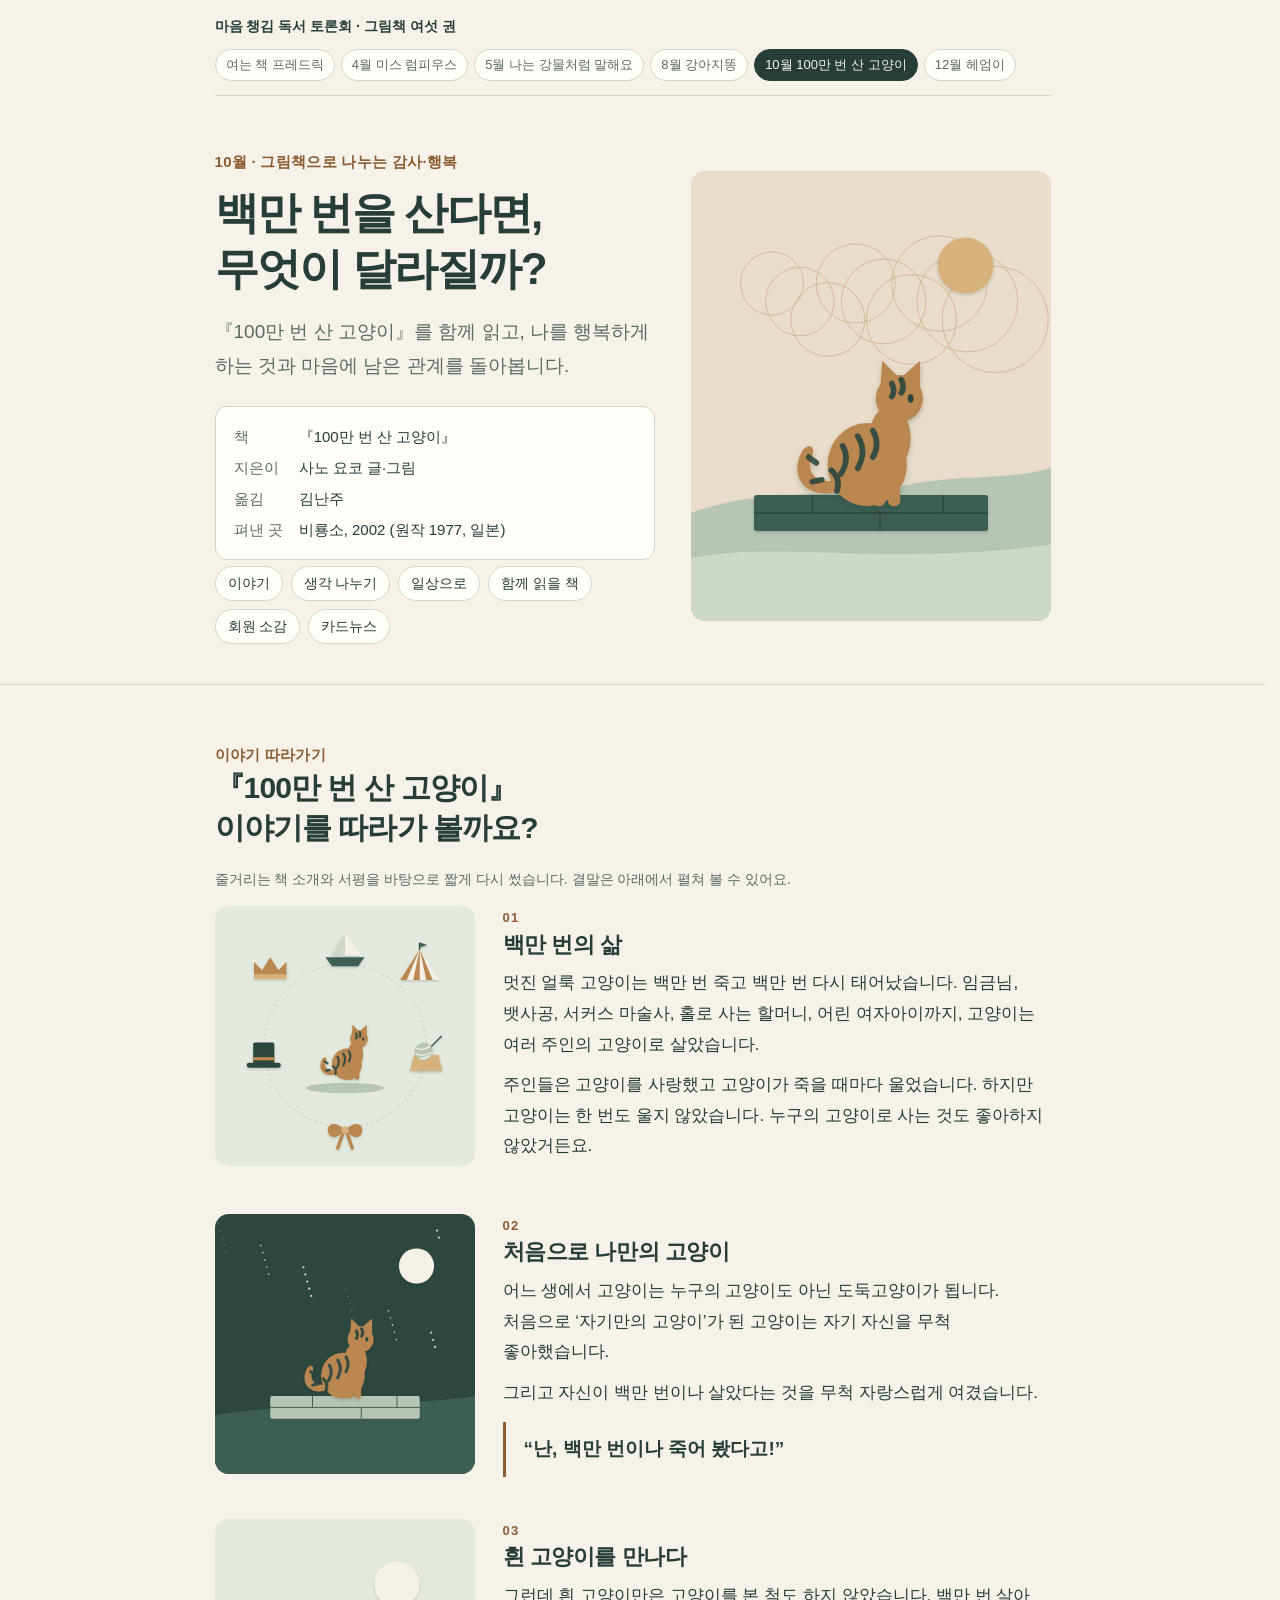
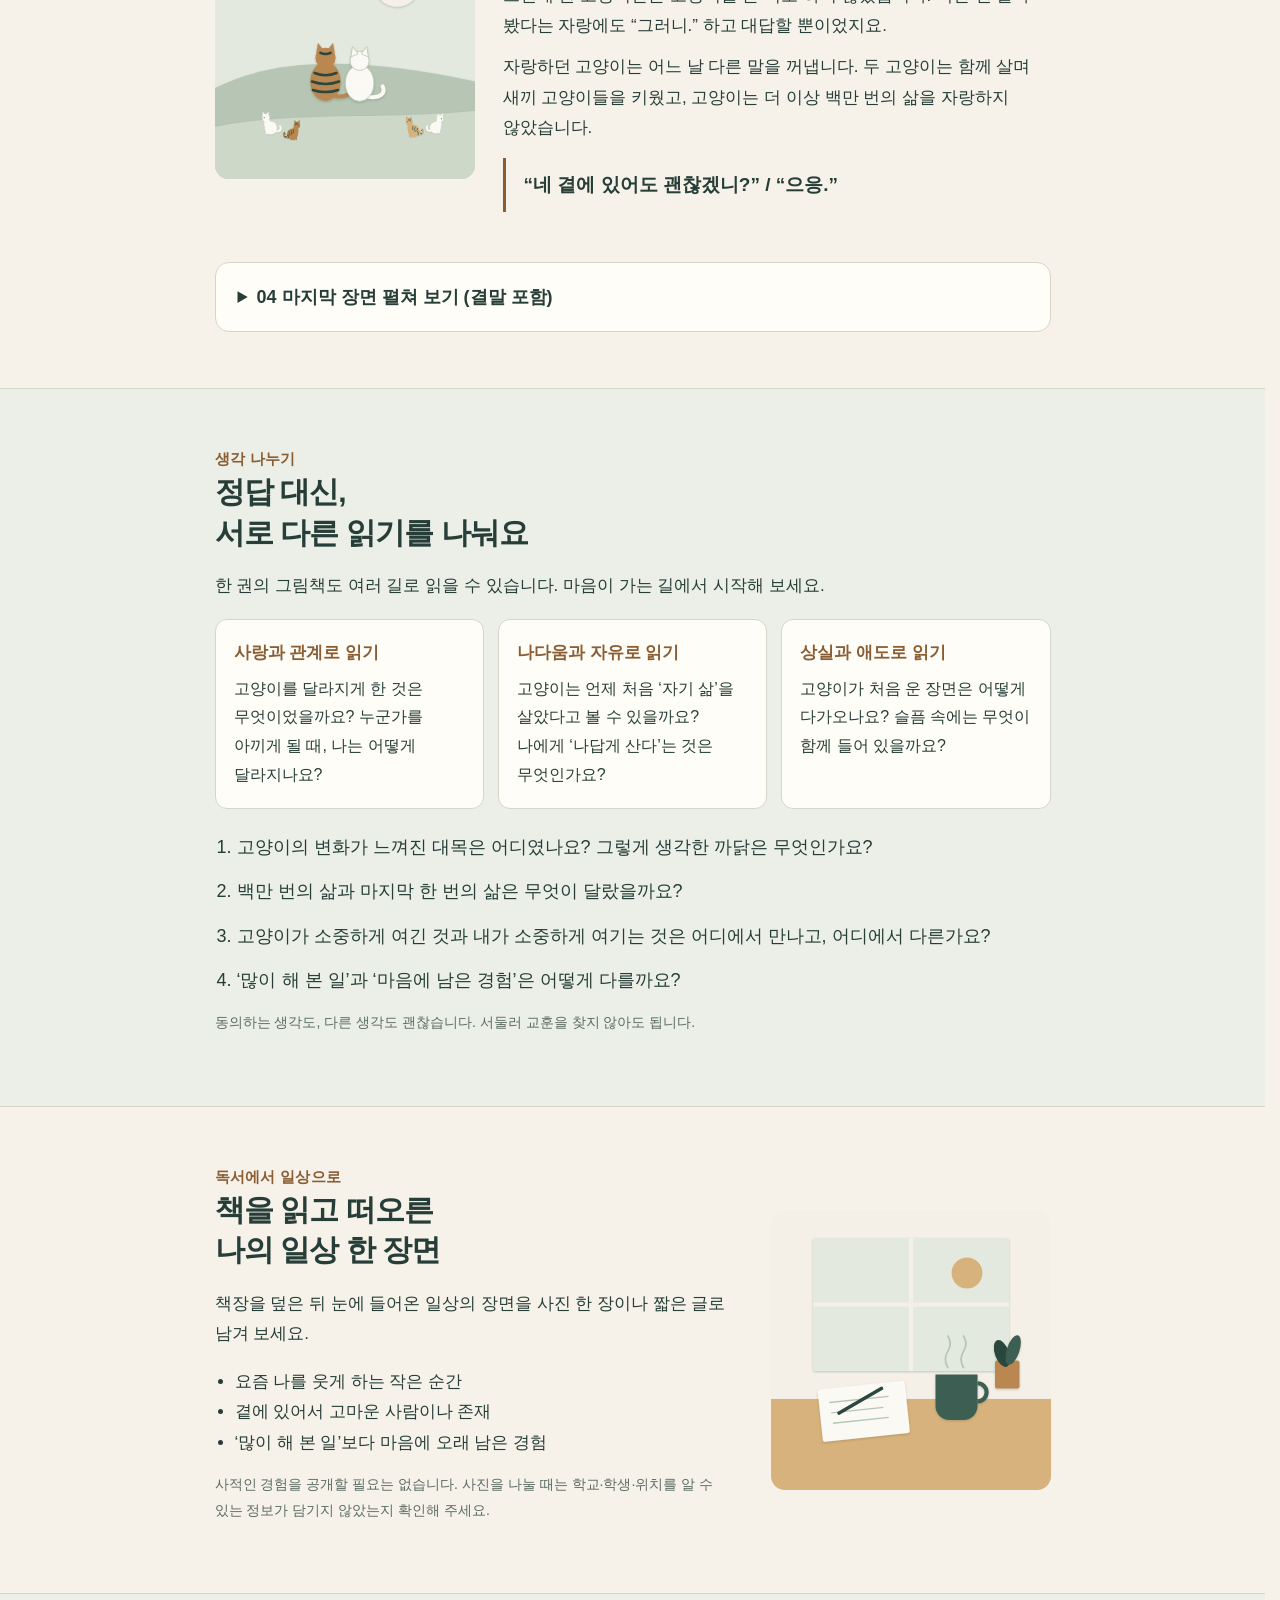
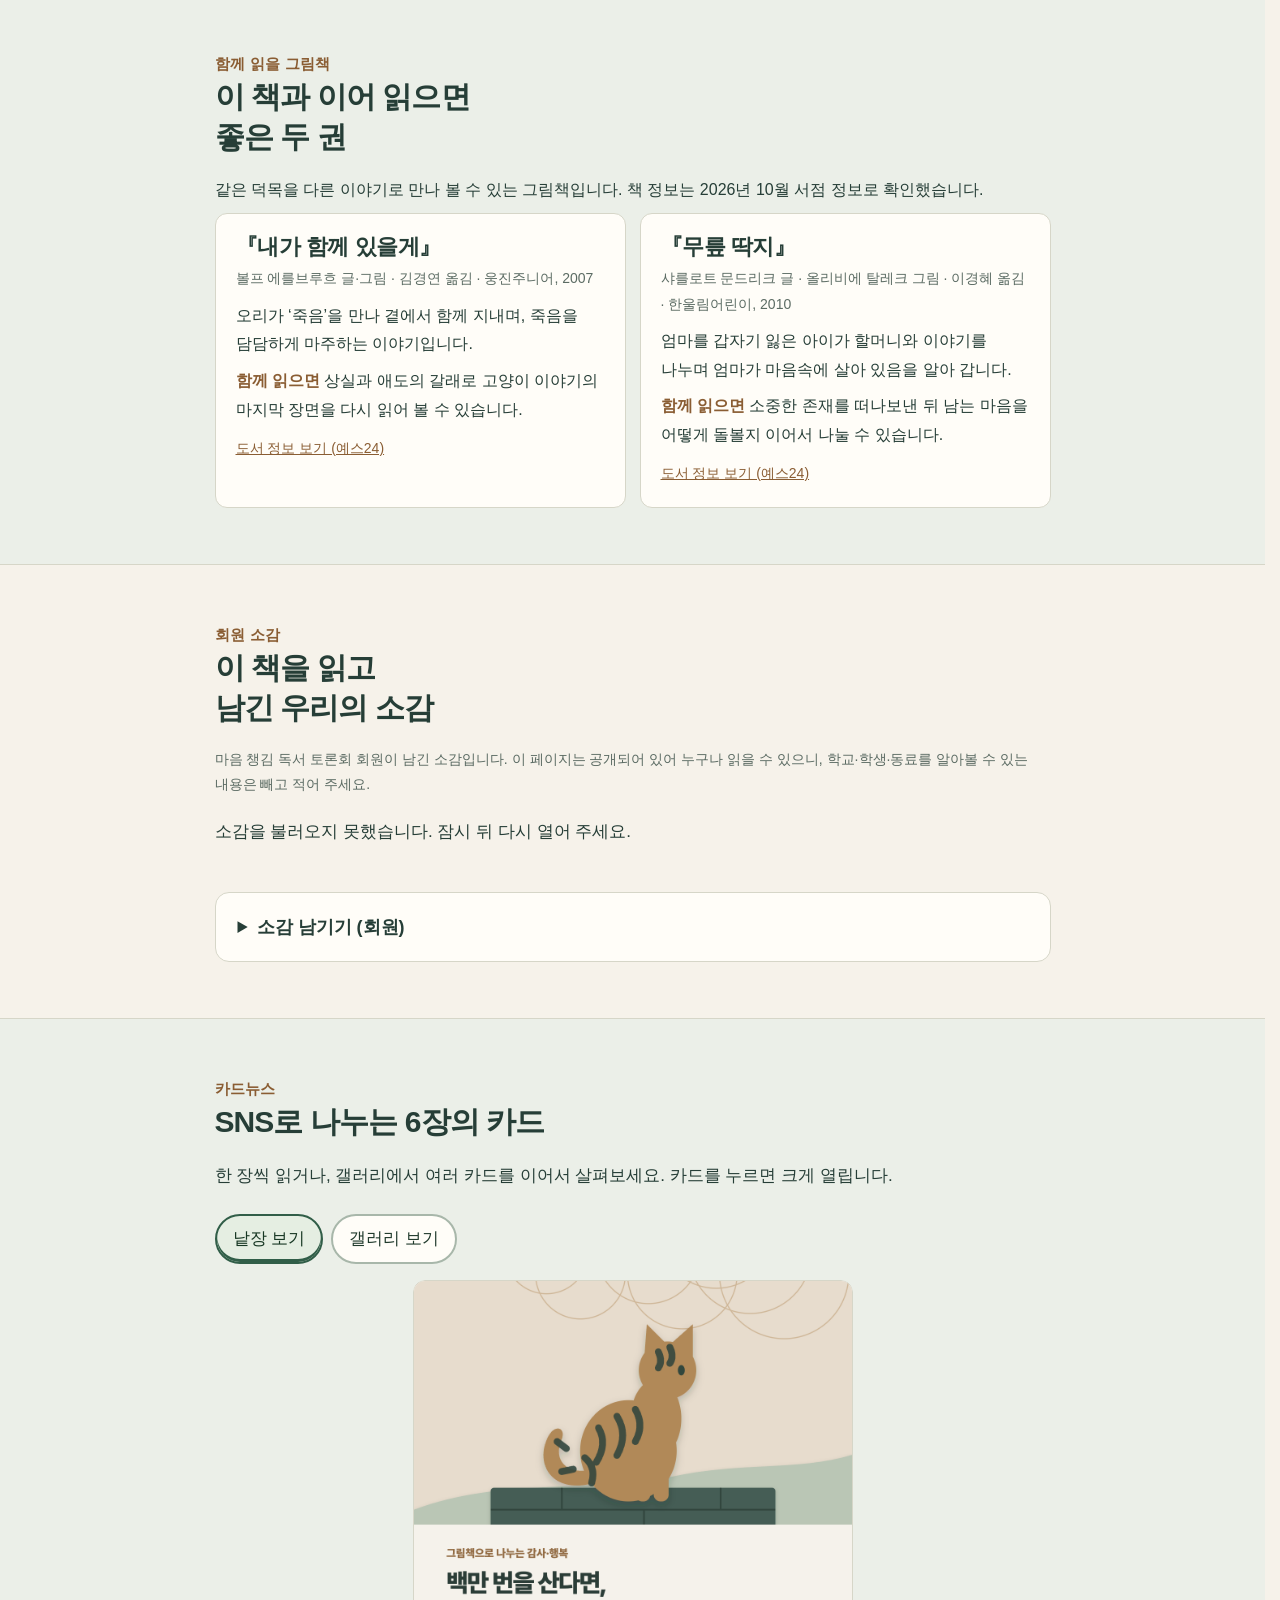
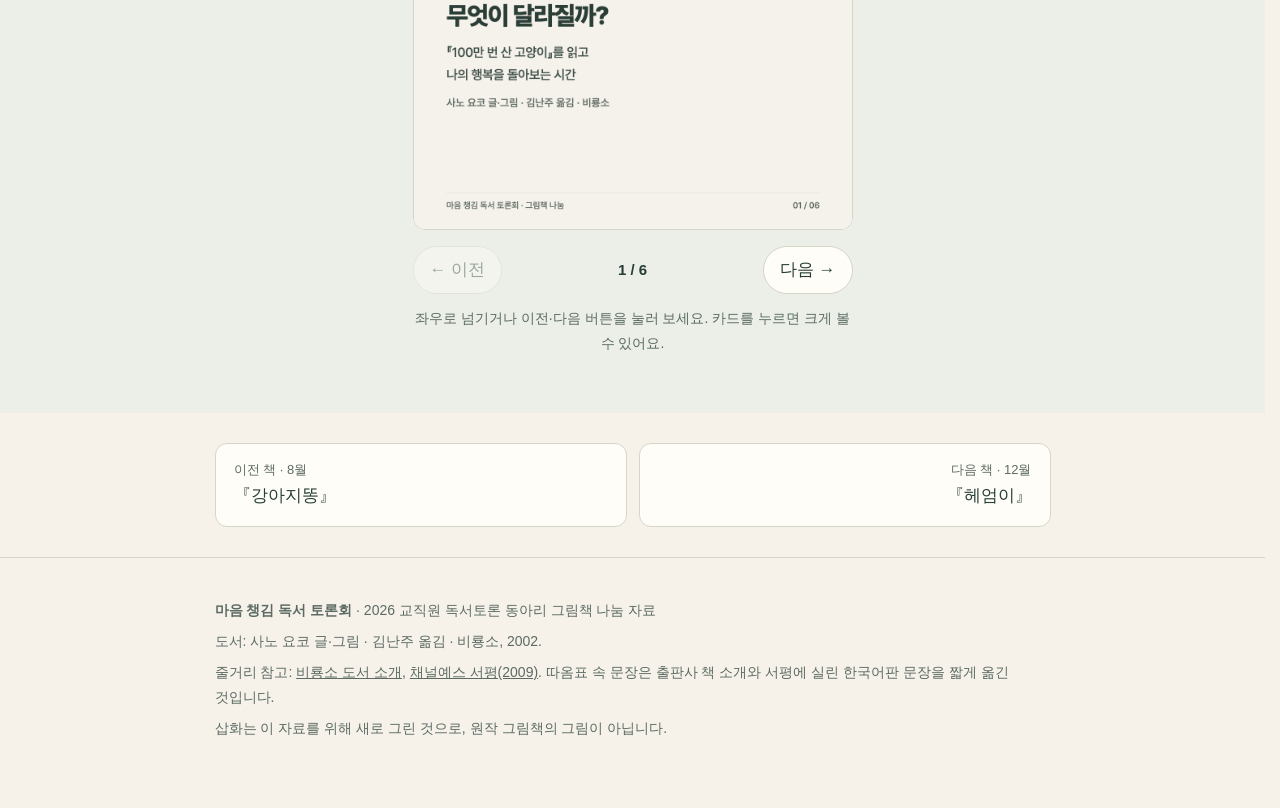
<file: cat/index.html>
<!doctype html><html lang="ko"><head><meta charset="utf-8"><meta name="viewport" content="width=device-width,initial-scale=1"><title>『100만 번 산 고양이』로 나누는 감사·행복 | 마음 챙김 독서 토론회</title><meta name="description" content="『100만 번 산 고양이』를 함께 읽고, 나를 행복하게 하는 것과 마음에 남은 관계를 돌아봅니다."><meta property="og:title" content="백만 번을 산다면, 무엇이 달라질까?"><link rel="icon" href="../favicon.svg" type="image/svg+xml"><link rel="apple-touch-icon" href="../apple-touch-icon.png"><style>:root{--paper:#f6f2ea;--paper2:#ebefe8;--ink:#263e37;--sub:#5b6b63;--accent:#8a5d33;--line:#d6d6c8;--card:#fffdf8}
*{box-sizing:border-box}html{scroll-behavior:smooth}body{margin:0;background:var(--paper);color:var(--ink);font:17px/1.8 "Pretendard","Apple SD Gothic Neo","Noto Sans KR","Malgun Gothic",sans-serif;word-break:keep-all;-webkit-text-size-adjust:100%}
.wrap{max-width:880px;margin:0 auto;padding:0 22px}header.top{padding:18px 0;border-bottom:1px solid var(--line);font-size:14px;color:var(--sub);display:flex;justify-content:space-between;gap:12px;flex-wrap:wrap}
.hero{display:grid;grid-template-columns:1.1fr .9fr;gap:36px;align-items:center;padding:52px 0 40px}.eyebrow{color:var(--accent);font-weight:600;font-size:15px;letter-spacing:.02em}
h1{font-size:44px;line-height:1.28;letter-spacing:-.04em;margin:10px 0 18px}h2{font-size:30px;letter-spacing:-.03em;line-height:1.35;margin:0 0 18px}h3{font-size:22px;letter-spacing:-.02em;margin:0 0 8px;line-height:1.4}
.lead{font-size:19px;color:var(--sub);margin:0 0 22px}.art svg{width:100%;height:auto;display:block;border-radius:14px}
.biblio{display:grid;grid-template-columns:auto 1fr;gap:4px 16px;font-size:15px;margin:0;padding:16px 18px;background:var(--card);border:1px solid var(--line);border-radius:12px}.biblio dt{color:var(--sub)}.biblio dd{margin:0}
nav.toc{display:flex;gap:8px;flex-wrap:wrap;margin:6px 0 0}nav.toc a{font-size:14px;color:var(--ink);text-decoration:none;border:1px solid var(--line);border-radius:999px;padding:4px 12px;background:var(--card)}
section{padding:56px 0;border-top:1px solid var(--line)}section.alt{background:var(--paper2)}
.story{display:grid;gap:42px}.step{display:grid;grid-template-columns:260px 1fr;gap:28px;align-items:start}.step .num{font-size:13px;color:var(--accent);font-weight:700;letter-spacing:.1em}.step p{margin:0 0 10px}
blockquote{margin:14px 0 0;padding:10px 0 10px 18px;border-left:3px solid var(--accent);font-size:19px;font-weight:600}
details{margin-top:8px;background:var(--card);border:1px solid var(--line);border-radius:14px;padding:18px 22px}summary{cursor:pointer;font-weight:700;font-size:18px}details[open] summary{margin-bottom:16px}
.lens{display:grid;grid-template-columns:repeat(3,1fr);gap:14px;margin-top:8px}.lens div{background:var(--card);border:1px solid var(--line);border-radius:12px;padding:18px}.lens b{display:block;color:var(--accent);margin-bottom:6px}.lens p{margin:0;font-size:16px}
ol.q{padding-left:22px;margin:22px 0 0}ol.q li{margin:0 0 12px;font-size:18px}
.daily{display:grid;grid-template-columns:1fr 280px;gap:28px;align-items:center}.daily ul{padding-left:20px;margin:12px 0}.note{font-size:14px;color:var(--sub)}
.cards{display:grid;grid-template-columns:repeat(auto-fill,minmax(240px,1fr));gap:14px;margin-top:18px}.cards img{width:100%;height:auto;display:block;border-radius:10px;border:1px solid var(--line)}
footer{padding:40px 0 60px;border-top:1px solid var(--line);font-size:14px;color:var(--sub)}footer p{margin:0 0 6px}footer a{color:var(--sub)}
@media (max-width:720px){body{font-size:16px}.hero{grid-template-columns:1fr;padding-top:34px}h1{font-size:34px}h2{font-size:25px}.step{grid-template-columns:1fr;gap:14px}.step .art{max-width:340px}.lens{grid-template-columns:1fr}.daily{grid-template-columns:1fr}.daily .art{max-width:300px}}
.sitebar{display:flex;justify-content:space-between;align-items:center;gap:10px;flex-wrap:wrap;padding:14px 0;border-bottom:1px solid var(--line);font-size:14px}.sitebar a{color:var(--ink);text-decoration:none}.sitebar .home{font-weight:700}.shelf{display:flex;gap:6px;flex-wrap:wrap}.shelf a{font-size:13px;border:1px solid var(--line);border-radius:999px;padding:3px 10px;background:var(--card);color:var(--sub)}.shelf a.on{background:var(--ink);color:var(--paper);border-color:var(--ink)}
.pager{display:grid;grid-template-columns:1fr 1fr;gap:12px;padding:30px 0}.pager a{display:block;border:1px solid var(--line);border-radius:12px;padding:14px 18px;background:var(--card);text-decoration:none;color:var(--ink)}.pager a small{display:block;color:var(--sub);font-size:13px}.pager .next{text-align:right}
.extra{margin-top:14px;padding:14px 16px;border:1px dashed var(--line);border-radius:12px;font-size:15px;background:var(--card)}
.grid6{display:grid;grid-template-columns:repeat(auto-fill,minmax(250px,1fr));gap:18px;margin-top:22px}.bk{display:flex;flex-direction:column;background:var(--card);border:1px solid var(--line);border-radius:16px;overflow:hidden;text-decoration:none;color:var(--ink)}.bk .thumb svg{display:block;width:100%;height:200px}.bk .in{padding:16px 18px 18px}.chip{display:inline-block;font-size:12px;font-weight:700;color:var(--accent);letter-spacing:.04em}.bk h3{margin:6px 0 6px;font-size:21px}.bk p{margin:0;color:var(--sub);font-size:15px;line-height:1.6}.bk .go{margin-top:12px;font-size:14px;font-weight:700}
.flow{display:grid;grid-template-columns:repeat(4,1fr);gap:12px;margin-top:18px}.flow div{background:var(--card);border:1px solid var(--line);border-radius:12px;padding:16px}.flow b{display:block;color:var(--accent);font-size:13px;margin-bottom:4px}
@media (max-width:720px){.flow{grid-template-columns:1fr 1fr}.pager{grid-template-columns:1fr}.pager .next{text-align:left}}#voices .v-list{list-style:none;padding:0;margin:20px 0 0;display:grid;gap:12px}#voices .v-list li{background:var(--card);border:1px solid var(--line);border-radius:12px;padding:16px 18px}#voices .v-meta{display:flex;gap:10px;align-items:baseline;font-size:14px;color:var(--sub);margin-bottom:6px}#voices .v-meta b{color:var(--ink);font-size:16px}#voices .v-list p{margin:0;white-space:pre-wrap}#voices .v-empty{color:var(--sub)}
#voices form{display:grid;gap:12px;margin-top:4px}#voices label{display:grid;gap:6px;font-size:15px;font-weight:600}#voices input[type=text],#voices input[type=password],#voices textarea{font:inherit;font-weight:400;padding:10px 12px;border:1px solid var(--line);border-radius:10px;background:#fff;color:var(--ink)}#voices textarea{min-height:140px;resize:vertical}#voices .row{display:flex;gap:12px;flex-wrap:wrap;align-items:center;justify-content:space-between}#voices .keep{display:flex;gap:6px;align-items:center;font-weight:400;font-size:14px;color:var(--sub)}#voices button{font:inherit;font-weight:700;background:var(--ink);color:var(--paper);border:0;border-radius:999px;padding:10px 22px;cursor:pointer}#voices button:disabled{opacity:.5}#voices .v-msg{font-size:15px;color:var(--accent);min-height:1.5em;margin:0}.v-count{font-size:13px;color:var(--sub);font-weight:400}a:focus-visible,button:focus-visible,summary:focus-visible,input:focus-visible,textarea:focus-visible{outline:3px solid var(--accent);outline-offset:3px}
#voices .v-delete{margin-top:14px;border-top:1px solid var(--line);padding-top:10px}#voices .v-delete summary{cursor:pointer;font-size:14px;width:fit-content}#voices .v-delete-form{margin-top:12px;min-width:0}#voices .v-delete-form input{width:100%;min-width:0;box-sizing:border-box}#voices .v-delete-actions{display:flex;gap:10px;flex-wrap:wrap}#voices .v-delete-note{font-size:13px;font-weight:400;color:var(--sub);margin-top:10px!important}#voices button.v-cancel{background:transparent;color:var(--ink);border:1px solid var(--line)}#voices button:disabled{opacity:.5;cursor:wait}#voices .v-meta{flex-wrap:wrap}#voices .v-list li{min-width:0;overflow-wrap:anywhere}#voices .v-list .v-msg{margin-top:8px}#voices .v-list:focus{outline:3px solid var(--accent);outline-offset:3px}@media(max-width:480px){#voices .v-delete-actions button{flex:1;padding:10px 14px}#voices .v-delete-form label{font-size:14px}}
#together .tg{display:grid;grid-template-columns:repeat(2,1fr);gap:14px;margin-top:8px}#together article{background:var(--card);border:1px solid var(--line);border-radius:12px;padding:18px 20px}#together h3{margin:0 0 4px}#together .by{font-size:14px;color:var(--sub);margin:0 0 10px}#together p{margin:0 0 8px;font-size:16px}#together .with{color:var(--ink)}#together .with b{color:var(--accent)}#together a{font-size:14px;color:var(--accent)}@media(max-width:720px){#together .tg{grid-template-columns:1fr}}</style><link rel="stylesheet" href="../card-gallery.css?v=20261026c"></head><body>
<div class="wrap"><nav class="sitebar" aria-label="사이트 메뉴"><a class="home" href="../index.html">마음 챙김 독서 토론회 · 그림책 여섯 권</a><span class="shelf"><a href="../frederick/index.html">여는 책 프레드릭</a><a href="../rumphius/index.html">4월 미스 럼피우스</a><a href="../river/index.html">5월 나는 강물처럼 말해요</a><a href="../ganajittong/index.html">8월 강아지똥</a><a href="../cat/index.html" class="on" aria-current="page">10월 100만 번 산 고양이</a><a href="../swimmy/index.html">12월 헤엄이</a></span></nav></div>
<div class="wrap"><div class="hero"><div><div class="eyebrow">10월 · 그림책으로 나누는 감사·행복</div><h1>백만 번을 산다면,<br>무엇이 달라질까?</h1><p class="lead">『100만 번 산 고양이』를 함께 읽고, 나를 행복하게 하는 것과 마음에 남은 관계를 돌아봅니다.</p>
<dl class="biblio"><dt>책</dt><dd>『100만 번 산 고양이』</dd><dt>지은이</dt><dd>사노 요코 글·그림</dd><dt>옮김</dt><dd>김난주</dd><dt>펴낸 곳</dt><dd>비룡소, 2002 (원작 1977, 일본)</dd></dl>
<nav class="toc" aria-label="바로 가기"><a href="#story">이야기</a><a href="#think">생각 나누기</a><a href="#daily">일상으로</a><a href="#together">함께 읽을 책</a><a href="#voices">회원 소감</a><a href="#cards">카드뉴스</a></nav></div>
<div class="art"><svg role="img" aria-label="『100만 번 산 고양이』 대표 삽화" xmlns="http://www.w3.org/2000/svg" viewBox="0 0 800 1000"><defs><filter id="f172" x="-20%" y="-20%" width="140%" height="140%"><feDropShadow dx="0" dy="3" stdDeviation="3" flood-color="#1d2e28" flood-opacity=".22"/></filter></defs><rect width="800" height="1000" fill="#e9dccb"/>
<g fill="none" stroke="#b9874f" stroke-width="2" opacity=".45"><circle cx="180" cy="250" r="70"/><circle cx="242" cy="290" r="76"/><circle cx="304" cy="330" r="82"/><circle cx="366" cy="250" r="88"/><circle cx="428" cy="290" r="94"/><circle cx="490" cy="330" r="100"/><circle cx="552" cy="250" r="106"/><circle cx="614" cy="290" r="112"/><circle cx="676" cy="330" r="118"/></g>
<circle cx="610" cy="210" r="62" fill="#d8b27c" filter="url(#f172)"/>
<path d="M0 760 C160 700 330 730 470 700 C600 672 700 690 800 660 L800 1000 L0 1000Z" fill="#b7c6b4" filter="url(#f172)"/>
<rect x="140" y="720" width="520" height="80" rx="6" fill="#3d5e53" filter="url(#f172)"/><path d="M140 760 h520 M270 720 v40 M420 760 v40 M560 720 v40" stroke="#2c473e" stroke-width="3"/>
<path d="M0 860 C200 820 420 880 800 830 L800 1000 L0 1000Z" fill="#cdd8c9" filter="url(#f172)"/>
<g transform="translate(400 640) scale(2.1 2.1)" filter="url(#f172)">
<path d="M-34 34 C-70 44 -86 18 -74 -6 C-68 -18 -58 -14 -62 -4 C-70 14 -58 28 -34 22" fill="#b9874f"/>
<ellipse cx="-4" cy="6" rx="42" ry="44" fill="#b9874f"/>
<ellipse cx="20" cy="-22" rx="22" ry="34" fill="#b9874f"/>
<rect x="18" y="0" width="13" height="50" rx="6" fill="#b9874f"/><rect x="2" y="12" width="13" height="38" rx="6" fill="#b9874f"/>
<circle cx="30" cy="-64" r="25" fill="#b9874f"/>
<polygon points="10,-78 12,-104 30,-86" fill="#b9874f"/><polygon points="34,-88 52,-104 52,-76" fill="#b9874f"/>
<g fill="none" stroke="#2c473e" stroke-width="6" stroke-linecap="round" opacity=".9"><path d="M-30 -14 q8 14 -2 30"/><path d="M-14 -24 q10 16 0 34"/><path d="M2 -30 q8 14 0 28"/><path d="M-42 12 q10 8 6 22"/><path d="M22 -80 q4 8 0 14"/><path d="M32 -84 q4 8 0 14"/><path d="M-66 -2 l8 6"/><path d="M-62 24 l10 -2"/></g>
<ellipse cx="42" cy="-64" rx="3" ry="4.5" fill="#2c473e"/>
</g>
</svg></div></div></div>
<section id="story"><div class="wrap"><div class="eyebrow">이야기 따라가기</div><h2>『100만 번 산 고양이』<br>이야기를 따라가 볼까요?</h2><p class="note">줄거리는 책 소개와 서평을 바탕으로 짧게 다시 썼습니다. 결말은 아래에서 펼쳐 볼 수 있어요.</p>
<div class="story"><div class="step"><div class="art"><svg role="img" aria-label="왕관, 돛단배, 서커스 천막, 모자, 털실 바구니, 리본에 둘러싸여 앉은 얼룩 고양이" xmlns="http://www.w3.org/2000/svg" viewBox="0 0 800 800"><defs><filter id="f173" x="-20%" y="-20%" width="140%" height="140%"><feDropShadow dx="0" dy="3" stdDeviation="3" flood-color="#1d2e28" flood-opacity=".22"/></filter></defs><rect width="800" height="800" fill="#e3e9df"/><circle cx="400" cy="430" r="250" fill="none" stroke="#b7c6b4" stroke-width="3" stroke-dasharray="6 10"/>
<g transform="translate(170 190) scale(1.25)"><g filter="url(#f173)"><polygon points="-40,20 -40,-14 -20,6 0,-26 20,6 40,-14 40,20" fill="#b9874f"/><rect x="-40" y="16" width="80" height="12" fill="#d8b27c"/></g></g><g transform="translate(400 140) scale(1.25)"><g filter="url(#f173)"><polygon points="0,-48 0,10 40,10" fill="#f4f0e7"/><polygon points="-4,-40 -4,10 -34,10" fill="#cdd8c9"/><path d="M-48 14 h96 l-16 22 h-64z" fill="#3d5e53"/></g></g><g transform="translate(630 190) scale(1.25)"><g filter="url(#f173)"><polygon points="0,-46 -48,30 48,30" fill="#f4f0e7"/><polygon points="0,-46 -16,30 0,30" fill="#b9874f"/><polygon points="0,-46 16,30 32,30" fill="#b9874f"/><polygon points="0,-46 -48,30 -32,30" fill="#b9874f"/><rect x="-2" y="-62" width="3" height="18" fill="#2c473e"/><polygon points="1,-62 18,-56 1,-50" fill="#3d5e53"/></g></g><g transform="translate(150 470) scale(1.25)"><g filter="url(#f173)"><rect x="-26" y="-40" width="52" height="52" rx="4" fill="#2c473e"/><rect x="-42" y="10" width="84" height="12" rx="6" fill="#2c473e"/><rect x="-26" y="-4" width="52" height="8" fill="#b9874f"/></g></g><g transform="translate(650 470) scale(1.25)"><g filter="url(#f173)"><path d="M-40 30 h80 l-10 -40 h-60z" fill="#d8b27c"/><circle cx="-6" cy="-18" r="22" fill="#b7c6b4"/><path d="M-24 -26 q18 8 34 -6 M-26 -12 q20 8 40 -4 M-18 0 q14 2 28 -8" stroke="#f4f0e7" stroke-width="3" fill="none"/><path d="M12 -30 l26 -26" stroke="#2c473e" stroke-width="3"/></g></g><g transform="translate(400 690) scale(1.25)"><g filter="url(#f173)"><path d="M0 0 C-30 -30 -50 -10 -40 10 C-30 26 -10 10 0 0Z" fill="#b9874f"/><path d="M0 0 C30 -30 50 -10 40 10 C30 26 10 10 0 0Z" fill="#b9874f"/><path d="M-4 4 l-14 40 M4 4 l14 40" stroke="#b9874f" stroke-width="8" stroke-linecap="round"/><circle r="9" fill="#d8b27c"/></g></g>
<ellipse cx="400" cy="560" rx="120" ry="16" fill="#b7c6b4"/><g transform="translate(410 480) scale(1.1 1.1)" filter="url(#f173)">
<path d="M-34 34 C-70 44 -86 18 -74 -6 C-68 -18 -58 -14 -62 -4 C-70 14 -58 28 -34 22" fill="#b9874f"/>
<ellipse cx="-4" cy="6" rx="42" ry="44" fill="#b9874f"/>
<ellipse cx="20" cy="-22" rx="22" ry="34" fill="#b9874f"/>
<rect x="18" y="0" width="13" height="50" rx="6" fill="#b9874f"/><rect x="2" y="12" width="13" height="38" rx="6" fill="#b9874f"/>
<circle cx="30" cy="-64" r="25" fill="#b9874f"/>
<polygon points="10,-78 12,-104 30,-86" fill="#b9874f"/><polygon points="34,-88 52,-104 52,-76" fill="#b9874f"/>
<g fill="none" stroke="#2c473e" stroke-width="6" stroke-linecap="round" opacity=".9"><path d="M-30 -14 q8 14 -2 30"/><path d="M-14 -24 q10 16 0 34"/><path d="M2 -30 q8 14 0 28"/><path d="M-42 12 q10 8 6 22"/><path d="M22 -80 q4 8 0 14"/><path d="M32 -84 q4 8 0 14"/><path d="M-66 -2 l8 6"/><path d="M-62 24 l10 -2"/></g>
<ellipse cx="42" cy="-64" rx="3" ry="4.5" fill="#2c473e"/>
</g></svg></div><div><div class="num">01</div><h3>백만 번의 삶</h3><p>멋진 얼룩 고양이는 백만 번 죽고 백만 번 다시 태어났습니다. 임금님, 뱃사공, 서커스 마술사, 홀로 사는 할머니, 어린 여자아이까지, 고양이는 여러 주인의 고양이로 살았습니다.</p><p>주인들은 고양이를 사랑했고 고양이가 죽을 때마다 울었습니다. 하지만 고양이는 한 번도 울지 않았습니다. 누구의 고양이로 사는 것도 좋아하지 않았거든요.</p></div></div><div class="step"><div class="art"><svg role="img" aria-label="밤하늘 아래 돌담 위에 당당하게 앉은 얼룩 고양이" xmlns="http://www.w3.org/2000/svg" viewBox="0 0 800 800"><defs><filter id="f174" x="-20%" y="-20%" width="140%" height="140%"><feDropShadow dx="0" dy="3" stdDeviation="3" flood-color="#1d2e28" flood-opacity=".22"/></filter></defs><rect width="800" height="800" fill="#2c473e"/><circle cx="10" cy="30" r="1.5" fill="#f4f0e7" opacity=".8"/><circle cx="141" cy="97" r="2.5" fill="#f4f0e7" opacity=".8"/><circle cx="272" cy="164" r="3.5" fill="#f4f0e7" opacity=".8"/><circle cx="403" cy="231" r="1.5" fill="#f4f0e7" opacity=".8"/><circle cx="534" cy="298" r="2.5" fill="#f4f0e7" opacity=".8"/><circle cx="665" cy="365" r="3.5" fill="#f4f0e7" opacity=".8"/><circle cx="16" cy="52" r="1.5" fill="#f4f0e7" opacity=".8"/><circle cx="147" cy="119" r="2.5" fill="#f4f0e7" opacity=".8"/><circle cx="278" cy="186" r="3.5" fill="#f4f0e7" opacity=".8"/><circle cx="409" cy="253" r="1.5" fill="#f4f0e7" opacity=".8"/><circle cx="540" cy="320" r="2.5" fill="#f4f0e7" opacity=".8"/><circle cx="671" cy="387" r="3.5" fill="#f4f0e7" opacity=".8"/><circle cx="22" cy="74" r="1.5" fill="#f4f0e7" opacity=".8"/><circle cx="153" cy="141" r="2.5" fill="#f4f0e7" opacity=".8"/><circle cx="284" cy="208" r="3.5" fill="#f4f0e7" opacity=".8"/><circle cx="415" cy="275" r="1.5" fill="#f4f0e7" opacity=".8"/><circle cx="546" cy="342" r="2.5" fill="#f4f0e7" opacity=".8"/><circle cx="677" cy="409" r="3.5" fill="#f4f0e7" opacity=".8"/><circle cx="28" cy="96" r="1.5" fill="#f4f0e7" opacity=".8"/><circle cx="159" cy="163" r="2.5" fill="#f4f0e7" opacity=".8"/><circle cx="290" cy="230" r="3.5" fill="#f4f0e7" opacity=".8"/><circle cx="421" cy="297" r="1.5" fill="#f4f0e7" opacity=".8"/><circle cx="552" cy="364" r="2.5" fill="#f4f0e7" opacity=".8"/><circle cx="683" cy="51" r="3.5" fill="#f4f0e7" opacity=".8"/><circle cx="34" cy="118" r="1.5" fill="#f4f0e7" opacity=".8"/><circle cx="165" cy="185" r="2.5" fill="#f4f0e7" opacity=".8"/><circle cx="296" cy="252" r="3.5" fill="#f4f0e7" opacity=".8"/><circle cx="427" cy="319" r="1.5" fill="#f4f0e7" opacity=".8"/><circle cx="558" cy="386" r="2.5" fill="#f4f0e7" opacity=".8"/><circle cx="689" cy="73" r="3.5" fill="#f4f0e7" opacity=".8"/><circle cx="620" cy="160" r="54" fill="#f4f0e7" filter="url(#f174)"/><path d="M0 620 C200 580 520 600 800 560 L800 800 L0 800Z" fill="#3d5e53" filter="url(#f174)"/><rect x="170" y="560" width="460" height="70" rx="6" fill="#b7c6b4" filter="url(#f174)"/><path d="M170 595 h460 M300 560 v35 M450 595 v35 M560 560 v35" stroke="#3d5e53" stroke-width="3"/><g transform="translate(400 488) scale(1.6 1.6)" filter="url(#f174)">
<path d="M-34 34 C-70 44 -86 18 -74 -6 C-68 -18 -58 -14 -62 -4 C-70 14 -58 28 -34 22" fill="#b9874f"/>
<ellipse cx="-4" cy="6" rx="42" ry="44" fill="#b9874f"/>
<ellipse cx="20" cy="-22" rx="22" ry="34" fill="#b9874f"/>
<rect x="18" y="0" width="13" height="50" rx="6" fill="#b9874f"/><rect x="2" y="12" width="13" height="38" rx="6" fill="#b9874f"/>
<circle cx="30" cy="-64" r="25" fill="#b9874f"/>
<polygon points="10,-78 12,-104 30,-86" fill="#b9874f"/><polygon points="34,-88 52,-104 52,-76" fill="#b9874f"/>
<g fill="none" stroke="#2c473e" stroke-width="6" stroke-linecap="round" opacity=".9"><path d="M-30 -14 q8 14 -2 30"/><path d="M-14 -24 q10 16 0 34"/><path d="M2 -30 q8 14 0 28"/><path d="M-42 12 q10 8 6 22"/><path d="M22 -80 q4 8 0 14"/><path d="M32 -84 q4 8 0 14"/><path d="M-66 -2 l8 6"/><path d="M-62 24 l10 -2"/></g>
<ellipse cx="42" cy="-64" rx="3" ry="4.5" fill="#2c473e"/>
</g></svg></div><div><div class="num">02</div><h3>처음으로 나만의 고양이</h3><p>어느 생에서 고양이는 누구의 고양이도 아닌 도둑고양이가 됩니다. 처음으로 ‘자기만의 고양이’가 된 고양이는 자기 자신을 무척 좋아했습니다.</p><p>그리고 자신이 백만 번이나 살았다는 것을 무척 자랑스럽게 여겼습니다.</p><blockquote>“난, 백만 번이나 죽어 봤다고!”</blockquote></div></div><div class="step"><div class="art"><svg role="img" aria-label="언덕 위에 나란히 앉은 얼룩 고양이와 흰 고양이, 주변에서 노는 새끼 고양이들" xmlns="http://www.w3.org/2000/svg" viewBox="0 0 800 800"><defs><filter id="f175" x="-20%" y="-20%" width="140%" height="140%"><feDropShadow dx="0" dy="3" stdDeviation="3" flood-color="#1d2e28" flood-opacity=".22"/></filter></defs><rect width="800" height="800" fill="#e3e9df"/><circle cx="560" cy="200" r="70" fill="#f4f0e7" filter="url(#f175)"/>
<path d="M0 520 C180 430 420 420 800 500 L800 800 L0 800Z" fill="#b7c6b4" filter="url(#f175)"/><path d="M0 640 C240 590 520 620 800 590 L800 800 L0 800Z" fill="#cdd8c9" filter="url(#f175)"/>
<g transform="translate(340 500) scale(1.3)" filter="url(#f175)">
<path d="M20 34 C52 40 66 26 58 8" fill="none" stroke="#b9874f" stroke-width="10" stroke-linecap="round"/>
<ellipse cx="0" cy="0" rx="36" ry="46" fill="#b9874f" />
<circle cx="0" cy="-56" r="24" fill="#b9874f" />
<polygon points="-22,-66 -18,-92 -4,-74" fill="#b9874f" /><polygon points="22,-66 18,-92 4,-74" fill="#b9874f" />
<g fill="none" stroke="#2c473e" stroke-width="6" stroke-linecap="round"><path d="M-26 -20 q26 10 52 0"/><path d="M-32 0 q32 12 64 0"/><path d="M-30 20 q30 10 60 0"/><path d="M-12 -68 q12 6 24 0"/></g>
</g><g transform="translate(445 505) scale(1.22)" filter="url(#f175)">
<path d="M20 34 C52 40 66 26 58 8" fill="none" stroke="#fbf9f3" stroke-width="10" stroke-linecap="round"/>
<ellipse cx="0" cy="0" rx="36" ry="46" fill="#fbf9f3" stroke="#b7c6b4" stroke-width="2"/>
<circle cx="0" cy="-56" r="24" fill="#fbf9f3" stroke="#b7c6b4" stroke-width="2"/>
<polygon points="-22,-66 -18,-92 -4,-74" fill="#fbf9f3" stroke="#b7c6b4" stroke-width="2"/><polygon points="22,-66 18,-92 4,-74" fill="#fbf9f3" stroke="#b7c6b4" stroke-width="2"/>

</g>
<g transform="translate(170 640) scale(-0.45 0.45)" filter="url(#f175)">
<path d="M-34 34 C-70 44 -86 18 -74 -6 C-68 -18 -58 -14 -62 -4 C-70 14 -58 28 -34 22" fill="#fbf9f3"/>
<ellipse cx="-4" cy="6" rx="42" ry="44" fill="#fbf9f3"/>
<ellipse cx="20" cy="-22" rx="22" ry="34" fill="#fbf9f3"/>
<rect x="18" y="0" width="13" height="50" rx="6" fill="#fbf9f3"/><rect x="2" y="12" width="13" height="38" rx="6" fill="#fbf9f3"/>
<circle cx="30" cy="-64" r="25" fill="#fbf9f3"/>
<polygon points="10,-78 12,-104 30,-86" fill="#fbf9f3"/><polygon points="34,-88 52,-104 52,-76" fill="#fbf9f3"/>

<ellipse cx="42" cy="-64" rx="3" ry="4.5" fill="#2c473e"/>
</g><g transform="translate(240 660) scale(0.4 0.4)" filter="url(#f175)">
<path d="M-34 34 C-70 44 -86 18 -74 -6 C-68 -18 -58 -14 -62 -4 C-70 14 -58 28 -34 22" fill="#b9874f"/>
<ellipse cx="-4" cy="6" rx="42" ry="44" fill="#b9874f"/>
<ellipse cx="20" cy="-22" rx="22" ry="34" fill="#b9874f"/>
<rect x="18" y="0" width="13" height="50" rx="6" fill="#b9874f"/><rect x="2" y="12" width="13" height="38" rx="6" fill="#b9874f"/>
<circle cx="30" cy="-64" r="25" fill="#b9874f"/>
<polygon points="10,-78 12,-104 30,-86" fill="#b9874f"/><polygon points="34,-88 52,-104 52,-76" fill="#b9874f"/>
<g fill="none" stroke="#2c473e" stroke-width="6" stroke-linecap="round" opacity=".9"><path d="M-30 -14 q8 14 -2 30"/><path d="M-14 -24 q10 16 0 34"/><path d="M2 -30 q8 14 0 28"/><path d="M-42 12 q10 8 6 22"/><path d="M22 -80 q4 8 0 14"/><path d="M32 -84 q4 8 0 14"/><path d="M-66 -2 l8 6"/><path d="M-62 24 l10 -2"/></g>
<ellipse cx="42" cy="-64" rx="3" ry="4.5" fill="#2c473e"/>
</g><g transform="translate(610 650) scale(-0.42 0.42)" filter="url(#f175)">
<path d="M-34 34 C-70 44 -86 18 -74 -6 C-68 -18 -58 -14 -62 -4 C-70 14 -58 28 -34 22" fill="#d8b27c"/>
<ellipse cx="-4" cy="6" rx="42" ry="44" fill="#d8b27c"/>
<ellipse cx="20" cy="-22" rx="22" ry="34" fill="#d8b27c"/>
<rect x="18" y="0" width="13" height="50" rx="6" fill="#d8b27c"/><rect x="2" y="12" width="13" height="38" rx="6" fill="#d8b27c"/>
<circle cx="30" cy="-64" r="25" fill="#d8b27c"/>
<polygon points="10,-78 12,-104 30,-86" fill="#d8b27c"/><polygon points="34,-88 52,-104 52,-76" fill="#d8b27c"/>
<g fill="none" stroke="#3d5e53" stroke-width="6" stroke-linecap="round" opacity=".9"><path d="M-30 -14 q8 14 -2 30"/><path d="M-14 -24 q10 16 0 34"/><path d="M2 -30 q8 14 0 28"/><path d="M-42 12 q10 8 6 22"/><path d="M22 -80 q4 8 0 14"/><path d="M32 -84 q4 8 0 14"/><path d="M-66 -2 l8 6"/><path d="M-62 24 l10 -2"/></g>
<ellipse cx="42" cy="-64" rx="3" ry="4.5" fill="#3d5e53"/>
</g><g transform="translate(680 640) scale(0.4 0.4)" filter="url(#f175)">
<path d="M-34 34 C-70 44 -86 18 -74 -6 C-68 -18 -58 -14 -62 -4 C-70 14 -58 28 -34 22" fill="#fbf9f3"/>
<ellipse cx="-4" cy="6" rx="42" ry="44" fill="#fbf9f3"/>
<ellipse cx="20" cy="-22" rx="22" ry="34" fill="#fbf9f3"/>
<rect x="18" y="0" width="13" height="50" rx="6" fill="#fbf9f3"/><rect x="2" y="12" width="13" height="38" rx="6" fill="#fbf9f3"/>
<circle cx="30" cy="-64" r="25" fill="#fbf9f3"/>
<polygon points="10,-78 12,-104 30,-86" fill="#fbf9f3"/><polygon points="34,-88 52,-104 52,-76" fill="#fbf9f3"/>

<ellipse cx="42" cy="-64" rx="3" ry="4.5" fill="#2c473e"/>
</g></svg></div><div><div class="num">03</div><h3>흰 고양이를 만나다</h3><p>그런데 흰 고양이만은 고양이를 본 척도 하지 않았습니다. 백만 번 살아 봤다는 자랑에도 “그러니.” 하고 대답할 뿐이었지요.</p><p>자랑하던 고양이는 어느 날 다른 말을 꺼냅니다. 두 고양이는 함께 살며 새끼 고양이들을 키웠고, 고양이는 더 이상 백만 번의 삶을 자랑하지 않았습니다.</p><blockquote>“네 곁에 있어도 괜찮겠니?” / “으응.”</blockquote></div></div><details><summary>04 마지막 장면 펼쳐 보기 (결말 포함)</summary><div class="step"><div class="art"><svg role="img" aria-label="해 질 녘 나무 곁에 홀로 앉은 얼룩 고양이" xmlns="http://www.w3.org/2000/svg" viewBox="0 0 800 800"><defs><filter id="f176" x="-20%" y="-20%" width="140%" height="140%"><feDropShadow dx="0" dy="3" stdDeviation="3" flood-color="#1d2e28" flood-opacity=".22"/></filter></defs><rect width="800" height="800" fill="#e9dccb"/>
<circle cx="10" cy="40" r="2" fill="#f4f0e7"/><circle cx="147" cy="111" r="3" fill="#f4f0e7"/><circle cx="284" cy="182" r="4" fill="#f4f0e7"/><circle cx="421" cy="253" r="2" fill="#f4f0e7"/><circle cx="558" cy="324" r="3" fill="#f4f0e7"/><circle cx="695" cy="95" r="4" fill="#f4f0e7"/><circle cx="52" cy="166" r="2" fill="#f4f0e7"/><circle cx="189" cy="237" r="3" fill="#f4f0e7"/><circle cx="326" cy="308" r="4" fill="#f4f0e7"/><circle cx="463" cy="79" r="2" fill="#f4f0e7"/><circle cx="600" cy="150" r="3" fill="#f4f0e7"/><circle cx="737" cy="221" r="4" fill="#f4f0e7"/><circle cx="94" cy="292" r="2" fill="#f4f0e7"/><circle cx="231" cy="63" r="3" fill="#f4f0e7"/><circle cx="368" cy="134" r="4" fill="#f4f0e7"/><circle cx="505" cy="205" r="2" fill="#f4f0e7"/><circle cx="642" cy="276" r="3" fill="#f4f0e7"/><circle cx="779" cy="47" r="4" fill="#f4f0e7"/><circle cx="136" cy="118" r="2" fill="#f4f0e7"/><circle cx="273" cy="189" r="3" fill="#f4f0e7"/><circle cx="410" cy="260" r="4" fill="#f4f0e7"/><circle cx="547" cy="331" r="2" fill="#f4f0e7"/>
<path d="M0 560 C220 520 520 540 800 500 L800 800 L0 800Z" fill="#b7c6b4" filter="url(#f176)"/>
<rect x="560" y="300" width="22" height="270" fill="#2c473e"/><g filter="url(#f176)"><circle cx="572" cy="270" r="96" fill="#3d5e53"/><circle cx="510" cy="320" r="62" fill="#3d5e53"/><circle cx="640" cy="320" r="62" fill="#3d5e53"/></g>
<ellipse cx="470" cy="450" rx="9" ry="5" fill="#b9874f" transform="rotate(-30 470 450)"/><ellipse cx="430" cy="500" rx="9" ry="5" fill="#b9874f" transform="rotate(-30 430 500)"/><ellipse cx="390" cy="470" rx="9" ry="5" fill="#b9874f" transform="rotate(-30 390 470)"/>
<ellipse cx="300" cy="582" rx="110" ry="12" fill="#2c473e" opacity=".15"/><g transform="translate(300 500) scale(1.05 1.05)" filter="url(#f176)">
<path d="M-34 34 C-70 44 -86 18 -74 -6 C-68 -18 -58 -14 -62 -4 C-70 14 -58 28 -34 22" fill="#b9874f"/>
<ellipse cx="-4" cy="6" rx="42" ry="44" fill="#b9874f"/>
<ellipse cx="20" cy="-22" rx="22" ry="34" fill="#b9874f"/>
<rect x="18" y="0" width="13" height="50" rx="6" fill="#b9874f"/><rect x="2" y="12" width="13" height="38" rx="6" fill="#b9874f"/>
<circle cx="30" cy="-64" r="25" fill="#b9874f"/>
<polygon points="10,-78 12,-104 30,-86" fill="#b9874f"/><polygon points="34,-88 52,-104 52,-76" fill="#b9874f"/>
<g fill="none" stroke="#2c473e" stroke-width="6" stroke-linecap="round" opacity=".9"><path d="M-30 -14 q8 14 -2 30"/><path d="M-14 -24 q10 16 0 34"/><path d="M2 -30 q8 14 0 28"/><path d="M-42 12 q10 8 6 22"/><path d="M22 -80 q4 8 0 14"/><path d="M32 -84 q4 8 0 14"/><path d="M-66 -2 l8 6"/><path d="M-62 24 l10 -2"/></g>
<ellipse cx="42" cy="-64" rx="3" ry="4.5" fill="#2c473e"/>
</g></svg></div><div><p>새끼 고양이들은 자라서 떠나고, 흰 고양이는 나이가 들어 갑니다. 고양이는 흰 고양이와 오래오래 함께 살고 싶었습니다.</p><p>어느 날 흰 고양이가 고양이 곁에서 조용히 숨을 거두자, 한 번도 울지 않던 고양이는 처음으로 울었습니다. 밤과 아침이 몇 번이나 지나도록 울던 고양이도 흰 고양이 곁에서 조용히 숨을 거두었고, 다시는 태어나지 않았습니다.</p></div></div></details></div></div></section>
<section id="think" class="alt"><div class="wrap"><div class="eyebrow">생각 나누기</div><h2>정답 대신,<br>서로 다른 읽기를 나눠요</h2><p>한 권의 그림책도 여러 길로 읽을 수 있습니다. 마음이 가는 길에서 시작해 보세요.</p>
<div class="lens"><div><b>사랑과 관계로 읽기</b><p>고양이를 달라지게 한 것은 무엇이었을까요? 누군가를 아끼게 될 때, 나는 어떻게 달라지나요?</p></div><div><b>나다움과 자유로 읽기</b><p>고양이는 언제 처음 ‘자기 삶’을 살았다고 볼 수 있을까요? 나에게 ‘나답게 산다’는 것은 무엇인가요?</p></div><div><b>상실과 애도로 읽기</b><p>고양이가 처음 운 장면은 어떻게 다가오나요? 슬픔 속에는 무엇이 함께 들어 있을까요?</p></div></div><ol class="q"><li>고양이의 변화가 느껴진 대목은 어디였나요? 그렇게 생각한 까닭은 무엇인가요?</li><li>백만 번의 삶과 마지막 한 번의 삶은 무엇이 달랐을까요?</li><li>고양이가 소중하게 여긴 것과 내가 소중하게 여기는 것은 어디에서 만나고, 어디에서 다른가요?</li><li>‘많이 해 본 일’과 ‘마음에 남은 경험’은 어떻게 다를까요?</li></ol><p class="note">동의하는 생각도, 다른 생각도 괜찮습니다. 서둘러 교훈을 찾지 않아도 됩니다.</p></div></section>
<section id="daily"><div class="wrap daily"><div><div class="eyebrow">독서에서 일상으로</div><h2>책을 읽고 떠오른<br>나의 일상 한 장면</h2><p>책장을 덮은 뒤 눈에 들어온 일상의 장면을 사진 한 장이나 짧은 글로 남겨 보세요.</p><ul><li>요즘 나를 웃게 하는 작은 순간</li><li>곁에 있어서 고마운 사람이나 존재</li><li>‘많이 해 본 일’보다 마음에 오래 남은 경험</li></ul><p class="note">사적인 경험을 공개할 필요는 없습니다. 사진을 나눌 때는 학교·학생·위치를 알 수 있는 정보가 담기지 않았는지 확인해 주세요.</p></div><div class="art"><svg role="img" aria-label="일상의 한 장면을 담은 삽화" xmlns="http://www.w3.org/2000/svg" viewBox="0 0 800 800"><defs><filter id="f177" x="-20%" y="-20%" width="140%" height="140%"><feDropShadow dx="0" dy="3" stdDeviation="3" flood-color="#1d2e28" flood-opacity=".22"/></filter></defs><rect width="800" height="800" fill="#f4f0e7"/>
<rect x="120" y="80" width="560" height="380" rx="8" fill="#e3e9df" filter="url(#f177)"/><path d="M400 80 v380 M120 270 h560" stroke="#f4f0e7" stroke-width="12"/><circle cx="560" cy="180" r="44" fill="#d8b27c"/>
<rect x="0" y="540" width="800" height="260" fill="#d8b27c" filter="url(#f177)"/>
<g filter="url(#f177)"><rect x="140" y="500" width="250" height="150" rx="6" fill="#fbf9f3" transform="rotate(-6 265 575)"/></g><path d="M170 540 h170 M172 570 h150 M174 600 h160" stroke="#b7c6b4" stroke-width="4" transform="rotate(-6 265 575)"/>
<rect x="250" y="470" width="10" height="150" rx="4" fill="#2c473e" transform="rotate(60 255 545)"/>
<g filter="url(#f177)"><path d="M470 470 h120 v90 a40 40 0 0 1 -40 40 h-40 a40 40 0 0 1 -40 -40z" fill="#3d5e53"/><path d="M590 495 a26 26 0 0 1 0 52" fill="none" stroke="#3d5e53" stroke-width="12"/></g>
<path d="M505 450 q-14 -24 0 -46 q14 -22 0 -44 M550 450 q-14 -24 0 -46 q14 -22 0 -44" fill="none" stroke="#b7c6b4" stroke-width="5" stroke-linecap="round"/>
<g filter="url(#f177)"><rect x="640" y="430" width="70" height="80" rx="6" fill="#b9874f"/><ellipse cx="660" cy="410" rx="20" ry="40" fill="#2c473e" transform="rotate(-20 660 410)"/><ellipse cx="692" cy="400" rx="18" ry="44" fill="#3d5e53" transform="rotate(18 692 400)"/></g></svg></div></div></section>
<section id="together" class="alt"><div class="wrap"><div class="eyebrow">함께 읽을 그림책</div><h2>이 책과 이어 읽으면<br>좋은 두 권</h2><p>같은 덕목을 다른 이야기로 만나 볼 수 있는 그림책입니다. 책 정보는 2026년 10월 서점 정보로 확인했습니다.</p><div class="tg"><article><h3>『내가 함께 있을게』</h3><p class="by">볼프 에를브루흐 글·그림 · 김경연 옮김 · 웅진주니어, 2007</p><p>오리가 ‘죽음’을 만나 곁에서 함께 지내며, 죽음을 담담하게 마주하는 이야기입니다.</p><p class="with"><b>함께 읽으면</b> 상실과 애도의 갈래로 고양이 이야기의 마지막 장면을 다시 읽어 볼 수 있습니다.</p><a href="https://www.yes24.com/product/goods/2744462" target="_blank" rel="noopener">도서 정보 보기 (예스24)</a></article><article><h3>『무릎 딱지』</h3><p class="by">샤를로트 문드리크 글 · 올리비에 탈레크 그림 · 이경혜 옮김 · 한울림어린이, 2010</p><p>엄마를 갑자기 잃은 아이가 할머니와 이야기를 나누며 엄마가 마음속에 살아 있음을 알아 갑니다.</p><p class="with"><b>함께 읽으면</b> 소중한 존재를 떠나보낸 뒤 남는 마음을 어떻게 돌볼지 이어서 나눌 수 있습니다.</p><a href="https://www.yes24.com/product/goods/4299517" target="_blank" rel="noopener">도서 정보 보기 (예스24)</a></article></div></div></section>
<section id="voices" data-book="cat"><div class="wrap"><div class="eyebrow">회원 소감</div><h2>이 책을 읽고<br>남긴 우리의 소감</h2><p class="note">마음 챙김 독서 토론회 회원이 남긴 소감입니다. 이 페이지는 공개되어 있어 누구나 읽을 수 있으니, 학교·학생·동료를 알아볼 수 있는 내용은 빼고 적어 주세요.</p>
<ul class="v-list" aria-live="polite"><li><p class="v-empty">소감을 불러오는 중…</p></li></ul>
<details style="margin-top:22px"><summary>소감 남기기 (회원)</summary><form><label>별명<input type="text" name="name" maxlength="20" autocomplete="nickname" placeholder="모임에서 정한 별명"></label><label><span class="row"><span>소감</span><span class="v-count">0 / 1000</span></span><textarea name="text" maxlength="1000" placeholder="마음에 남은 대목, 떠오른 생각, 아직 남은 질문을 자유롭게 적어 주세요."></textarea></label><label>공통 코드<input type="password" name="code" autocomplete="off" placeholder="공지된 공통 코드 (띄어쓰기 상관없음)"></label><label>삭제 비밀번호<input type="password" name="password" required minlength="6" maxlength="128" autocomplete="new-password" aria-describedby="delete-password-help" placeholder="이 소감을 지울 때 쓸 6~128자"></label><p id="delete-password-help" class="note" style="margin:0">다른 기기에서도 작성할 때 정한 같은 비밀번호로 이 소감을 삭제할 수 있습니다. 앞뒤 공백도 비밀번호에 포함됩니다. 비밀번호를 잊었다면 대표 선생님께 요청해 주세요.</p><div class="row"><span class="keep"><input type="checkbox" name="keep" id="keep"><label for="keep" style="font-weight:400;display:inline">이 기기에 공통 코드 기억하기</label></span><button type="submit">소감 남기기</button></div><p class="v-msg" role="status"></p><p class="note" style="margin:0">다음 작성 때 편하도록 이 브라우저에 별명을 기억합니다. 삭제 비밀번호는 이 사이트가 브라우저에 저장하지 않습니다. 소감 수정이나 예전 소감 삭제는 대표 선생님께 요청해 주세요.</p></form></details></div></section>
<section id="cards" class="alt"><div class="wrap"><div class="eyebrow">카드뉴스</div><h2>SNS로 나누는 6장의 카드</h2><p>한 장씩 읽거나, 갤러리에서 여러 카드를 이어서 살펴보세요. 카드를 누르면 크게 열립니다.</p>
<div class="card-views" role="group" aria-label="카드 보기 방식"><button type="button" data-view="single" aria-pressed="true" aria-controls="sns-card-gallery">낱장 보기</button><button type="button" data-view="gallery" aria-pressed="false" aria-controls="sns-card-gallery">갤러리 보기</button></div>
<div class="card-gallery" id="sns-card-gallery" data-view="single" role="region" aria-label="100만 번 산 고양이 SNS 카드 6장"><div class="card-track" id="sns-card-track" role="group" tabindex="-1" aria-label="카드 이미지, 좌우 방향키로 넘기기"><a class="card-tile" href="cards/card01.png" aria-label="1번 카드 크게 보기" aria-haspopup="dialog"><img src="cards/card01.png" alt="『100만 번 산 고양이』 나눔 카드 1, 전체 6장" width="1080" height="1350" loading="lazy" draggable="false"></a><a class="card-tile" href="cards/card02.png" aria-label="2번 카드 크게 보기" aria-haspopup="dialog"><img src="cards/card02.png" alt="『100만 번 산 고양이』 나눔 카드 2, 전체 6장" width="1080" height="1350" loading="lazy" draggable="false"></a><a class="card-tile" href="cards/card03.png" aria-label="3번 카드 크게 보기" aria-haspopup="dialog"><img src="cards/card03.png" alt="『100만 번 산 고양이』 나눔 카드 3, 전체 6장" width="1080" height="1350" loading="lazy" draggable="false"></a><a class="card-tile" href="cards/card04.png" aria-label="4번 카드 크게 보기" aria-haspopup="dialog"><img src="cards/card04.png" alt="『100만 번 산 고양이』 나눔 카드 4, 전체 6장" width="1080" height="1350" loading="lazy" draggable="false"></a><a class="card-tile" href="cards/card05.png" aria-label="5번 카드 크게 보기" aria-haspopup="dialog"><img src="cards/card05.png" alt="『100만 번 산 고양이』 나눔 카드 5, 전체 6장" width="1080" height="1350" loading="lazy" draggable="false"></a><a class="card-tile" href="cards/card06.png" aria-label="6번 카드 크게 보기" aria-haspopup="dialog"><img src="cards/card06.png" alt="『100만 번 산 고양이』 나눔 카드 6, 전체 6장" width="1080" height="1350" loading="lazy" draggable="false"></a></div>
<div class="gallery-controls"><button type="button" class="gallery-prev" aria-label="이전 카드" aria-controls="sns-card-track" aria-disabled="true">← 이전</button><span class="gallery-count" role="status" aria-live="polite" aria-atomic="true">1 / 6</span><button type="button" class="gallery-next" aria-label="다음 카드" aria-controls="sns-card-track">다음 →</button></div>
<p class="gallery-help">좌우로 넘기거나 이전·다음 버튼을 눌러 보세요. 카드를 누르면 크게 볼 수 있어요.</p></div>
<dialog class="card-viewer" aria-labelledby="viewer-title"><div class="viewer-toolbar"><h3 id="viewer-title">『100만 번 산 고양이』 카드 크게 보기</h3><div class="viewer-toolbar-actions"><button type="button" class="viewer-zoom" aria-pressed="false">더 크게</button><button type="button" class="viewer-close" aria-label="확대 보기 닫기">닫기 ×</button></div></div><div class="viewer-stage" role="group" tabindex="0" aria-label="확대 카드 이미지"><img alt=""></div><div class="viewer-controls"><button type="button" class="viewer-prev" aria-label="확대 보기 이전 카드">← 이전</button><span class="viewer-count" role="status" aria-live="polite" aria-atomic="true"></span><button type="button" class="viewer-next" aria-label="확대 보기 다음 카드">다음 →</button></div><p class="viewer-help">← → 키로 넘기기 · Esc로 닫기 · 길게 누르거나 오른쪽 버튼으로 이미지 저장</p></dialog>
</div></section>
<div class="wrap"><nav class="pager" aria-label="이전·다음 책"><a href="../ganajittong/index.html"><small>이전 책 · 8월</small>『강아지똥』</a><a class="next" href="../swimmy/index.html"><small>다음 책 · 12월</small>『헤엄이』</a></nav></div>
<footer><div class="wrap"><p><b>마음 챙김 독서 토론회</b> · 2026 교직원 독서토론 동아리 그림책 나눔 자료</p><p>도서: 사노 요코 글·그림 · 김난주 옮김 · 비룡소, 2002.</p><p>줄거리 참고: <a href="https://bir.co.kr/book/11329/">비룡소 도서 소개</a>, <a href="https://m.ch.yes24.com/Article/Details/14893">채널예스 서평(2009)</a>. 따옴표 속 문장은 출판사 책 소개와 서평에 실린 한국어판 문장을 짧게 옮긴 것입니다.</p><p>삽화는 이 자료를 위해 새로 그린 것으로, 원작 그림책의 그림이 아닙니다.</p></div></footer><script src="../comments.js?v=20261026-delete1" defer></script><script src="../card-gallery.js?v=20261026c" defer></script></body></html>
</file>
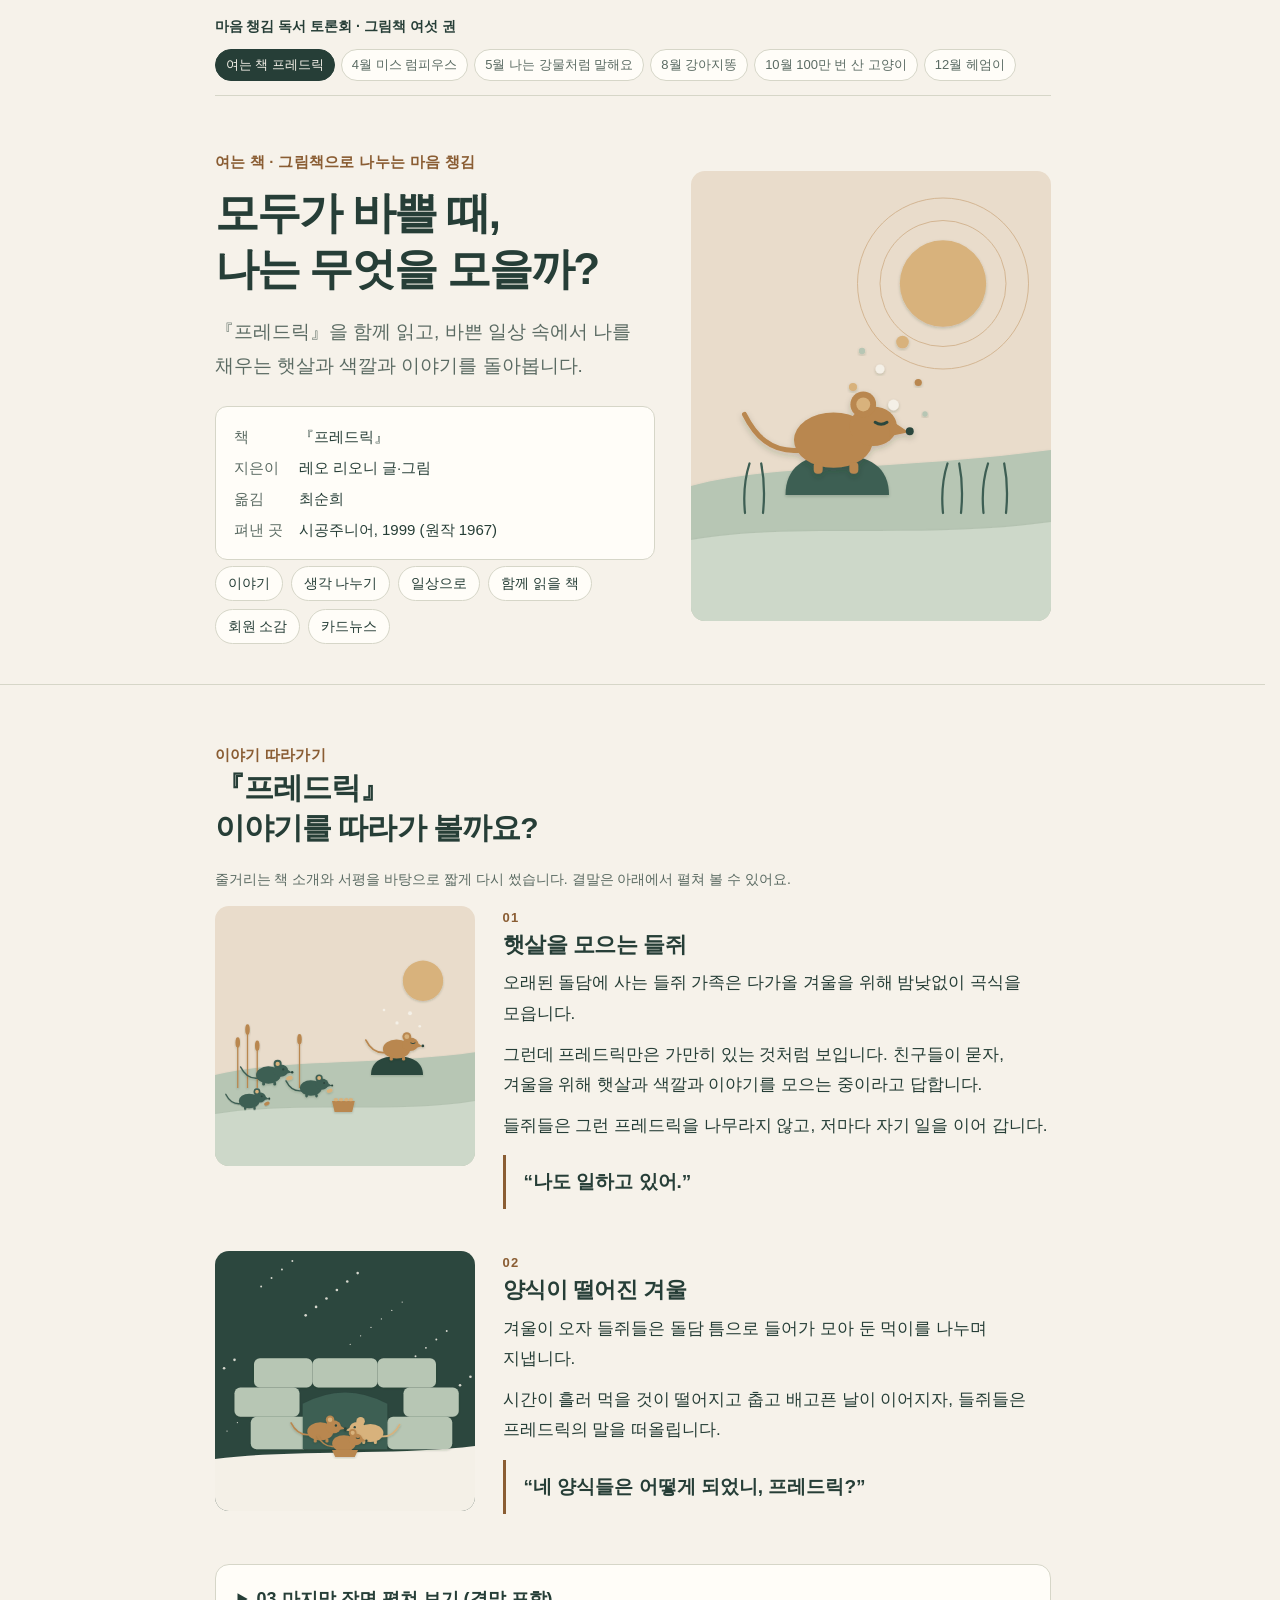
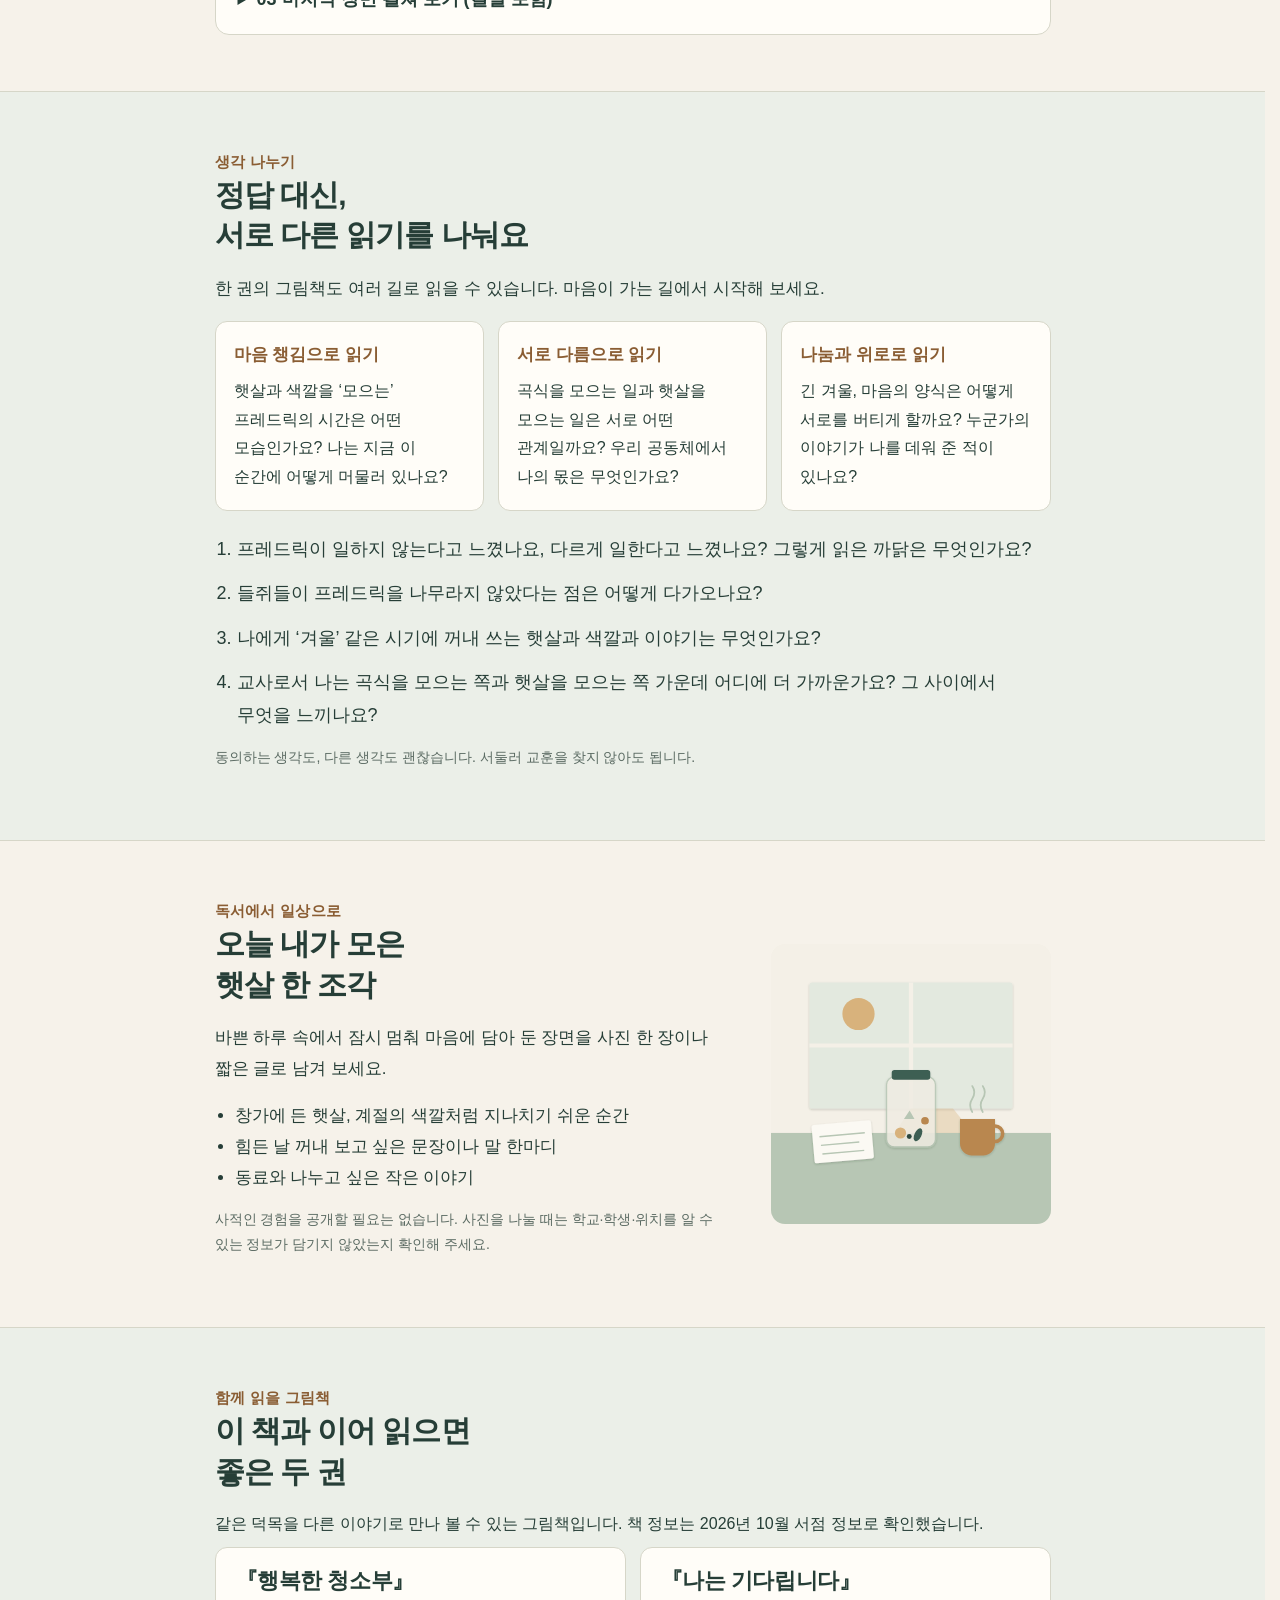
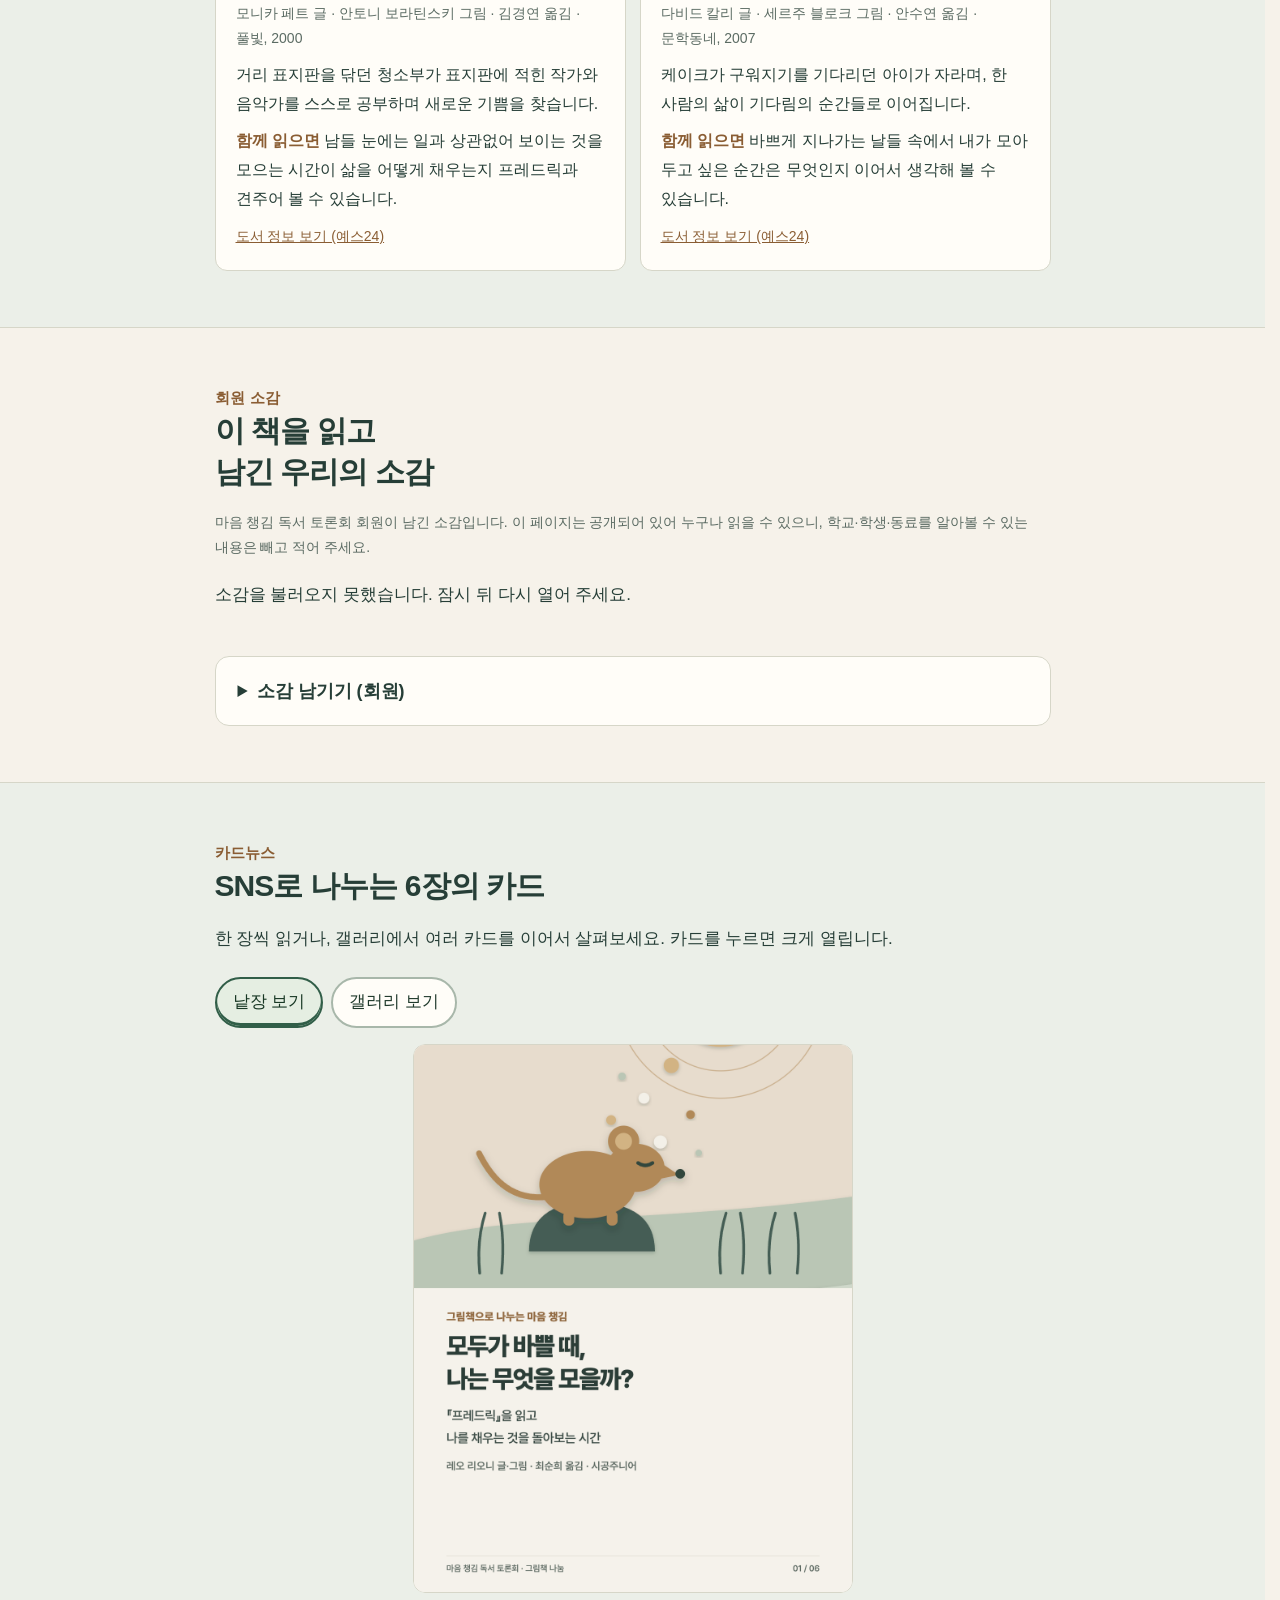
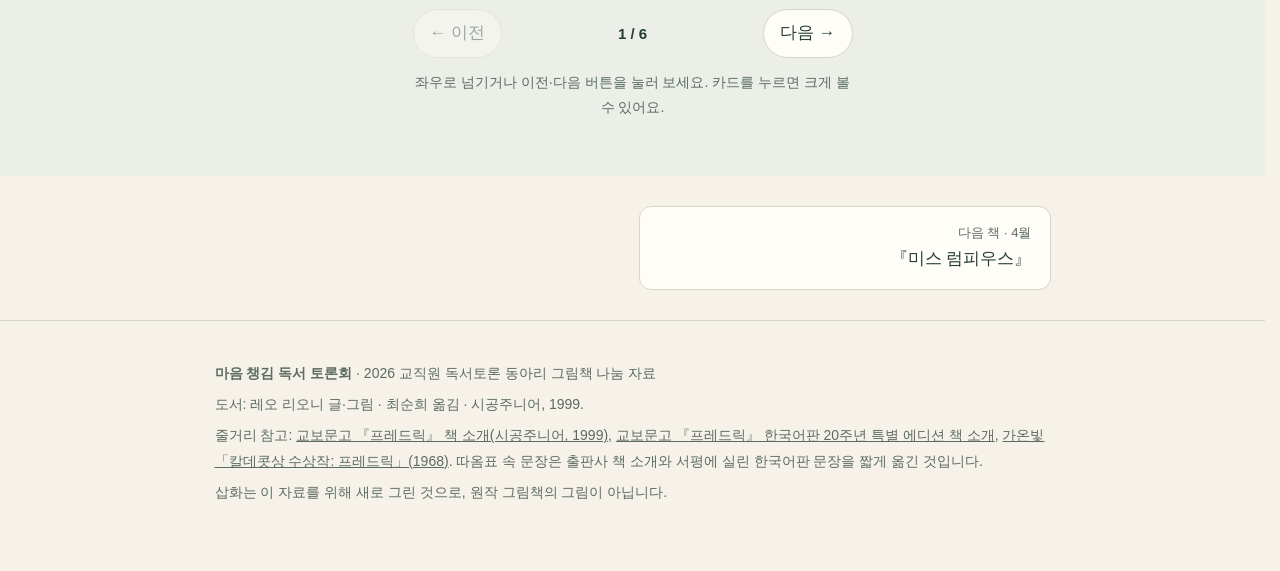
<file: frederick/index.html>
<!doctype html><html lang="ko"><head><meta charset="utf-8"><meta name="viewport" content="width=device-width,initial-scale=1"><title>『프레드릭』로 나누는 마음 챙김 | 마음 챙김 독서 토론회</title><meta name="description" content="『프레드릭』을 함께 읽고, 바쁜 일상 속에서 나를 채우는 햇살과 색깔과 이야기를 돌아봅니다."><meta property="og:title" content="모두가 바쁠 때, 나는 무엇을 모을까?"><link rel="icon" href="../favicon.svg" type="image/svg+xml"><link rel="apple-touch-icon" href="../apple-touch-icon.png"><style>:root{--paper:#f6f2ea;--paper2:#ebefe8;--ink:#263e37;--sub:#5b6b63;--accent:#8a5d33;--line:#d6d6c8;--card:#fffdf8}
*{box-sizing:border-box}html{scroll-behavior:smooth}body{margin:0;background:var(--paper);color:var(--ink);font:17px/1.8 "Pretendard","Apple SD Gothic Neo","Noto Sans KR","Malgun Gothic",sans-serif;word-break:keep-all;-webkit-text-size-adjust:100%}
.wrap{max-width:880px;margin:0 auto;padding:0 22px}header.top{padding:18px 0;border-bottom:1px solid var(--line);font-size:14px;color:var(--sub);display:flex;justify-content:space-between;gap:12px;flex-wrap:wrap}
.hero{display:grid;grid-template-columns:1.1fr .9fr;gap:36px;align-items:center;padding:52px 0 40px}.eyebrow{color:var(--accent);font-weight:600;font-size:15px;letter-spacing:.02em}
h1{font-size:44px;line-height:1.28;letter-spacing:-.04em;margin:10px 0 18px}h2{font-size:30px;letter-spacing:-.03em;line-height:1.35;margin:0 0 18px}h3{font-size:22px;letter-spacing:-.02em;margin:0 0 8px;line-height:1.4}
.lead{font-size:19px;color:var(--sub);margin:0 0 22px}.art svg{width:100%;height:auto;display:block;border-radius:14px}
.biblio{display:grid;grid-template-columns:auto 1fr;gap:4px 16px;font-size:15px;margin:0;padding:16px 18px;background:var(--card);border:1px solid var(--line);border-radius:12px}.biblio dt{color:var(--sub)}.biblio dd{margin:0}
nav.toc{display:flex;gap:8px;flex-wrap:wrap;margin:6px 0 0}nav.toc a{font-size:14px;color:var(--ink);text-decoration:none;border:1px solid var(--line);border-radius:999px;padding:4px 12px;background:var(--card)}
section{padding:56px 0;border-top:1px solid var(--line)}section.alt{background:var(--paper2)}
.story{display:grid;gap:42px}.step{display:grid;grid-template-columns:260px 1fr;gap:28px;align-items:start}.step .num{font-size:13px;color:var(--accent);font-weight:700;letter-spacing:.1em}.step p{margin:0 0 10px}
blockquote{margin:14px 0 0;padding:10px 0 10px 18px;border-left:3px solid var(--accent);font-size:19px;font-weight:600}
details{margin-top:8px;background:var(--card);border:1px solid var(--line);border-radius:14px;padding:18px 22px}summary{cursor:pointer;font-weight:700;font-size:18px}details[open] summary{margin-bottom:16px}
.lens{display:grid;grid-template-columns:repeat(3,1fr);gap:14px;margin-top:8px}.lens div{background:var(--card);border:1px solid var(--line);border-radius:12px;padding:18px}.lens b{display:block;color:var(--accent);margin-bottom:6px}.lens p{margin:0;font-size:16px}
ol.q{padding-left:22px;margin:22px 0 0}ol.q li{margin:0 0 12px;font-size:18px}
.daily{display:grid;grid-template-columns:1fr 280px;gap:28px;align-items:center}.daily ul{padding-left:20px;margin:12px 0}.note{font-size:14px;color:var(--sub)}
.cards{display:grid;grid-template-columns:repeat(auto-fill,minmax(240px,1fr));gap:14px;margin-top:18px}.cards img{width:100%;height:auto;display:block;border-radius:10px;border:1px solid var(--line)}
footer{padding:40px 0 60px;border-top:1px solid var(--line);font-size:14px;color:var(--sub)}footer p{margin:0 0 6px}footer a{color:var(--sub)}
@media (max-width:720px){body{font-size:16px}.hero{grid-template-columns:1fr;padding-top:34px}h1{font-size:34px}h2{font-size:25px}.step{grid-template-columns:1fr;gap:14px}.step .art{max-width:340px}.lens{grid-template-columns:1fr}.daily{grid-template-columns:1fr}.daily .art{max-width:300px}}
.sitebar{display:flex;justify-content:space-between;align-items:center;gap:10px;flex-wrap:wrap;padding:14px 0;border-bottom:1px solid var(--line);font-size:14px}.sitebar a{color:var(--ink);text-decoration:none}.sitebar .home{font-weight:700}.shelf{display:flex;gap:6px;flex-wrap:wrap}.shelf a{font-size:13px;border:1px solid var(--line);border-radius:999px;padding:3px 10px;background:var(--card);color:var(--sub)}.shelf a.on{background:var(--ink);color:var(--paper);border-color:var(--ink)}
.pager{display:grid;grid-template-columns:1fr 1fr;gap:12px;padding:30px 0}.pager a{display:block;border:1px solid var(--line);border-radius:12px;padding:14px 18px;background:var(--card);text-decoration:none;color:var(--ink)}.pager a small{display:block;color:var(--sub);font-size:13px}.pager .next{text-align:right}
.extra{margin-top:14px;padding:14px 16px;border:1px dashed var(--line);border-radius:12px;font-size:15px;background:var(--card)}
.grid6{display:grid;grid-template-columns:repeat(auto-fill,minmax(250px,1fr));gap:18px;margin-top:22px}.bk{display:flex;flex-direction:column;background:var(--card);border:1px solid var(--line);border-radius:16px;overflow:hidden;text-decoration:none;color:var(--ink)}.bk .thumb svg{display:block;width:100%;height:200px}.bk .in{padding:16px 18px 18px}.chip{display:inline-block;font-size:12px;font-weight:700;color:var(--accent);letter-spacing:.04em}.bk h3{margin:6px 0 6px;font-size:21px}.bk p{margin:0;color:var(--sub);font-size:15px;line-height:1.6}.bk .go{margin-top:12px;font-size:14px;font-weight:700}
.flow{display:grid;grid-template-columns:repeat(4,1fr);gap:12px;margin-top:18px}.flow div{background:var(--card);border:1px solid var(--line);border-radius:12px;padding:16px}.flow b{display:block;color:var(--accent);font-size:13px;margin-bottom:4px}
@media (max-width:720px){.flow{grid-template-columns:1fr 1fr}.pager{grid-template-columns:1fr}.pager .next{text-align:left}}#voices .v-list{list-style:none;padding:0;margin:20px 0 0;display:grid;gap:12px}#voices .v-list li{background:var(--card);border:1px solid var(--line);border-radius:12px;padding:16px 18px}#voices .v-meta{display:flex;gap:10px;align-items:baseline;font-size:14px;color:var(--sub);margin-bottom:6px}#voices .v-meta b{color:var(--ink);font-size:16px}#voices .v-list p{margin:0;white-space:pre-wrap}#voices .v-empty{color:var(--sub)}
#voices form{display:grid;gap:12px;margin-top:4px}#voices label{display:grid;gap:6px;font-size:15px;font-weight:600}#voices input[type=text],#voices input[type=password],#voices textarea{font:inherit;font-weight:400;padding:10px 12px;border:1px solid var(--line);border-radius:10px;background:#fff;color:var(--ink)}#voices textarea{min-height:140px;resize:vertical}#voices .row{display:flex;gap:12px;flex-wrap:wrap;align-items:center;justify-content:space-between}#voices .keep{display:flex;gap:6px;align-items:center;font-weight:400;font-size:14px;color:var(--sub)}#voices button{font:inherit;font-weight:700;background:var(--ink);color:var(--paper);border:0;border-radius:999px;padding:10px 22px;cursor:pointer}#voices button[aria-disabled="true"]{opacity:.5}#voices .v-msg{font-size:15px;color:var(--accent);min-height:1.5em;margin:0}.v-count{font-size:13px;color:var(--sub);font-weight:400}a:focus-visible,button:focus-visible,summary:focus-visible,input:focus-visible,textarea:focus-visible{outline:3px solid var(--accent);outline-offset:3px}

#voices .v-delete{margin-top:14px;border-top:1px solid var(--line);padding-top:10px}#voices .v-delete summary{cursor:pointer;font-size:14px;width:fit-content}#voices .v-delete-form{margin-top:12px;min-width:0}#voices .v-delete-form input{width:100%;min-width:0;box-sizing:border-box}#voices .v-delete-actions{display:flex;gap:10px;flex-wrap:wrap}#voices .v-delete-note{font-size:13px;font-weight:400;color:var(--sub);margin-top:10px!important}#voices button.v-cancel{background:transparent;color:var(--ink);border:1px solid var(--line)}#voices button:disabled{opacity:.5;cursor:wait}#voices .v-meta{flex-wrap:wrap}#voices .v-list li{min-width:0;overflow-wrap:anywhere}#voices .v-list .v-msg{margin-top:8px}#voices .v-list:focus{outline:3px solid var(--accent);outline-offset:3px}@media(max-width:480px){#voices .v-delete-actions button{flex:1;padding:10px 14px}#voices .v-delete-form label{font-size:14px}}
#together .tg{display:grid;grid-template-columns:repeat(2,1fr);gap:14px;margin-top:8px}#together article{background:var(--card);border:1px solid var(--line);border-radius:12px;padding:18px 20px}#together h3{margin:0 0 4px}#together .by{font-size:14px;color:var(--sub);margin:0 0 10px}#together p{margin:0 0 8px;font-size:16px}#together .with{color:var(--ink)}#together .with b{color:var(--accent)}#together a{font-size:14px;color:var(--accent)}@media(max-width:720px){#together .tg{grid-template-columns:1fr}}</style><link rel="stylesheet" href="../card-gallery.css?v=20261026c"></head><body>
<div class="wrap"><nav class="sitebar" aria-label="사이트 메뉴"><a class="home" href="../index.html">마음 챙김 독서 토론회 · 그림책 여섯 권</a><span class="shelf"><a href="../frederick/index.html" class="on" aria-current="page">여는 책 프레드릭</a><a href="../rumphius/index.html">4월 미스 럼피우스</a><a href="../river/index.html">5월 나는 강물처럼 말해요</a><a href="../ganajittong/index.html">8월 강아지똥</a><a href="../cat/index.html">10월 100만 번 산 고양이</a><a href="../swimmy/index.html">12월 헤엄이</a></span></nav></div>
<div class="wrap"><div class="hero"><div><div class="eyebrow">여는 책 · 그림책으로 나누는 마음 챙김</div><h1>모두가 바쁠 때,<br>나는 무엇을 모을까?</h1><p class="lead">『프레드릭』을 함께 읽고, 바쁜 일상 속에서 나를 채우는 햇살과 색깔과 이야기를 돌아봅니다.</p>
<dl class="biblio"><dt>책</dt><dd>『프레드릭』</dd><dt>지은이</dt><dd>레오 리오니 글·그림</dd><dt>옮김</dt><dd>최순희</dd><dt>펴낸 곳</dt><dd>시공주니어, 1999 (원작 1967)</dd></dl>
<nav class="toc" aria-label="바로 가기"><a href="#story">이야기</a><a href="#think">생각 나누기</a><a href="#daily">일상으로</a><a href="#together">함께 읽을 책</a><a href="#voices">회원 소감</a><a href="#cards">카드뉴스</a></nav></div>
<div class="art"><svg role="img" aria-label="『프레드릭』 대표 삽화" xmlns="http://www.w3.org/2000/svg" viewBox="0 0 800 1000"><defs><filter id="f152" x="-20%" y="-20%" width="140%" height="140%"><feDropShadow dx="0" dy="3" stdDeviation="3" flood-color="#1d2e28" flood-opacity=".22"/></filter></defs><rect width="800" height="1000" fill="#e9dccb"/>
<circle cx="560" cy="250" r="96" fill="#d8b27c" filter="url(#f152)"/>
<g fill="none" stroke="#b9874f" stroke-width="2" opacity=".5"><circle cx="560" cy="250" r="140"/><circle cx="560" cy="250" r="190"/></g>
<circle cx="470" cy="380" r="14" fill="#d8b27c" filter="url(#f152)"/><circle cx="420" cy="440" r="10" fill="#f4f0e7" filter="url(#f152)"/><circle cx="505" cy="470" r="8" fill="#b9874f" filter="url(#f152)"/><circle cx="380" cy="400" r="7" fill="#b7c6b4" filter="url(#f152)"/><circle cx="450" cy="520" r="12" fill="#f4f0e7" filter="url(#f152)"/><circle cx="360" cy="480" r="9" fill="#d8b27c" filter="url(#f152)"/><circle cx="520" cy="540" r="6" fill="#b7c6b4" filter="url(#f152)"/><circle cx="410" cy="560" r="7" fill="#b9874f" filter="url(#f152)"/>
<path d="M0 700 C180 650 420 670 800 620 L800 1000 L0 1000Z" fill="#b7c6b4" filter="url(#f152)"/>
<path d="M0 820 C220 780 520 820 800 780 L800 1000 L0 1000Z" fill="#cdd8c9" filter="url(#f152)"/>
<g filter="url(#f152)"><path d="M210 720 C210 660 250 630 320 630 C400 630 440 660 440 720Z" fill="#3d5e53"/></g>
<path d="M120 760 q-6 -60 10 -110" stroke="#3d5e53" stroke-width="5" fill="none" stroke-linecap="round"/><path d="M160 760 q6 -60 -4 -110" stroke="#3d5e53" stroke-width="5" fill="none" stroke-linecap="round"/><path d="M560 760 q-6 -60 10 -110" stroke="#3d5e53" stroke-width="5" fill="none" stroke-linecap="round"/><path d="M600 760 q6 -60 -4 -110" stroke="#3d5e53" stroke-width="5" fill="none" stroke-linecap="round"/><path d="M650 760 q-6 -60 10 -110" stroke="#3d5e53" stroke-width="5" fill="none" stroke-linecap="round"/><path d="M700 760 q6 -60 -4 -110" stroke="#3d5e53" stroke-width="5" fill="none" stroke-linecap="round"/>
<g transform="translate(330 598) scale(2.2 2.2)" filter="url(#f152)">
<path d="M-38 10 C-70 14 -86 -6 -96 -26" fill="none" stroke="#b9874f" stroke-width="5" stroke-linecap="round"/>
<ellipse cx="-6" cy="0" rx="40" ry="28" fill="#b9874f"/>
<ellipse cx="34" cy="-14" rx="24" ry="20" fill="#b9874f"/>
<polygon points="52,-20 70,-8 50,-4" fill="#b9874f"/>
<circle cx="71" cy="-9" r="4" fill="#2c473e"/>
<circle cx="24" cy="-36" r="13" fill="#b9874f"/><circle cx="24" cy="-36" r="7" fill="#d8b27c"/>
<path d="M36 -18 q6 4 12 0" stroke="#2c473e" stroke-width="3" fill="none" stroke-linecap="round"/>
<rect x="-26" y="22" width="9" height="12" rx="4" fill="#b9874f"/><rect x="10" y="22" width="9" height="12" rx="4" fill="#b9874f"/>

</g>
</svg></div></div></div>
<section id="story"><div class="wrap"><div class="eyebrow">이야기 따라가기</div><h2>『프레드릭』<br>이야기를 따라가 볼까요?</h2><p class="note">줄거리는 책 소개와 서평을 바탕으로 짧게 다시 썼습니다. 결말은 아래에서 펼쳐 볼 수 있어요.</p>
<div class="story"><div class="step"><div class="art"><svg role="img" aria-label="곡식을 나르는 들쥐들과 해를 향해 눈을 감고 앉은 들쥐 한 마리" xmlns="http://www.w3.org/2000/svg" viewBox="0 0 800 800"><defs><filter id="f153" x="-20%" y="-20%" width="140%" height="140%"><feDropShadow dx="0" dy="3" stdDeviation="3" flood-color="#1d2e28" flood-opacity=".22"/></filter></defs><rect width="800" height="800" fill="#e9dccb"/>
<circle cx="640" cy="230" r="62" fill="#d8b27c" filter="url(#f153)"/>
<path d="M0 520 C200 470 520 490 800 450 L800 800 L0 800Z" fill="#b7c6b4" filter="url(#f153)"/>
<path d="M0 640 C260 600 560 640 800 600 L800 800 L0 800Z" fill="#cdd8c9" filter="url(#f153)"/>
<g filter="url(#f153)"><path d="M70 560 L70 420" stroke="#b9874f" stroke-width="4"/><ellipse cx="70" cy="420" rx="7" ry="16" fill="#b9874f"/></g><g filter="url(#f153)"><path d="M100 560 L100 380" stroke="#b9874f" stroke-width="4"/><ellipse cx="100" cy="380" rx="7" ry="16" fill="#b9874f"/></g><g filter="url(#f153)"><path d="M130 560 L130 430" stroke="#b9874f" stroke-width="4"/><ellipse cx="130" cy="430" rx="7" ry="16" fill="#b9874f"/></g><g filter="url(#f153)"><path d="M260 560 L260 410" stroke="#b9874f" stroke-width="4"/><ellipse cx="260" cy="410" rx="7" ry="16" fill="#b9874f"/></g>
<g transform="translate(170 520) scale(0.95 0.95)" filter="url(#f153)">
<path d="M-38 10 C-70 14 -86 -6 -96 -26" fill="none" stroke="#3d5e53" stroke-width="5" stroke-linecap="round"/>
<ellipse cx="-6" cy="0" rx="40" ry="28" fill="#3d5e53"/>
<ellipse cx="34" cy="-14" rx="24" ry="20" fill="#3d5e53"/>
<polygon points="52,-20 70,-8 50,-4" fill="#3d5e53"/>
<circle cx="71" cy="-9" r="4" fill="#2c473e"/>
<circle cx="24" cy="-36" r="13" fill="#3d5e53"/><circle cx="24" cy="-36" r="7" fill="#d8b27c"/>
<circle cx="42" cy="-18" r="3.6" fill="#2c473e"/>
<rect x="-26" y="22" width="9" height="12" rx="4" fill="#3d5e53"/><rect x="10" y="22" width="9" height="12" rx="4" fill="#3d5e53"/>
<ellipse cx="62" cy="10" rx="11" ry="7" fill="#d8b27c" transform="rotate(-20 62 10)"/>
</g><g transform="translate(300 560) scale(0.85 0.85)" filter="url(#f153)">
<path d="M-38 10 C-70 14 -86 -6 -96 -26" fill="none" stroke="#3d5e53" stroke-width="5" stroke-linecap="round"/>
<ellipse cx="-6" cy="0" rx="40" ry="28" fill="#3d5e53"/>
<ellipse cx="34" cy="-14" rx="24" ry="20" fill="#3d5e53"/>
<polygon points="52,-20 70,-8 50,-4" fill="#3d5e53"/>
<circle cx="71" cy="-9" r="4" fill="#2c473e"/>
<circle cx="24" cy="-36" r="13" fill="#3d5e53"/><circle cx="24" cy="-36" r="7" fill="#d8b27c"/>
<circle cx="42" cy="-18" r="3.6" fill="#2c473e"/>
<rect x="-26" y="22" width="9" height="12" rx="4" fill="#3d5e53"/><rect x="10" y="22" width="9" height="12" rx="4" fill="#3d5e53"/>
<ellipse cx="62" cy="10" rx="11" ry="7" fill="#d8b27c" transform="rotate(-20 62 10)"/>
</g><g transform="translate(110 600) scale(0.8 0.8)" filter="url(#f153)">
<path d="M-38 10 C-70 14 -86 -6 -96 -26" fill="none" stroke="#3d5e53" stroke-width="5" stroke-linecap="round"/>
<ellipse cx="-6" cy="0" rx="40" ry="28" fill="#3d5e53"/>
<ellipse cx="34" cy="-14" rx="24" ry="20" fill="#3d5e53"/>
<polygon points="52,-20 70,-8 50,-4" fill="#3d5e53"/>
<circle cx="71" cy="-9" r="4" fill="#2c473e"/>
<circle cx="24" cy="-36" r="13" fill="#3d5e53"/><circle cx="24" cy="-36" r="7" fill="#d8b27c"/>
<circle cx="42" cy="-18" r="3.6" fill="#2c473e"/>
<rect x="-26" y="22" width="9" height="12" rx="4" fill="#3d5e53"/><rect x="10" y="22" width="9" height="12" rx="4" fill="#3d5e53"/>
<ellipse cx="62" cy="10" rx="11" ry="7" fill="#b9874f" transform="rotate(-20 62 10)"/>
</g>
<g filter="url(#f153)"><path d="M360 600 h70 l-8 34 h-54z" fill="#b9874f"/><ellipse cx="372" cy="596" rx="7" ry="5" fill="#d8b27c"/><ellipse cx="388" cy="596" rx="7" ry="5" fill="#d8b27c"/><ellipse cx="404" cy="596" rx="7" ry="5" fill="#d8b27c"/><ellipse cx="418" cy="596" rx="7" ry="5" fill="#d8b27c"/></g>
<g filter="url(#f153)"><path d="M480 520 C480 480 510 462 560 462 C610 462 640 482 640 520Z" fill="#2c473e"/></g>
<g transform="translate(565 440) scale(1.05 1.05)" filter="url(#f153)">
<path d="M-38 10 C-70 14 -86 -6 -96 -26" fill="none" stroke="#b9874f" stroke-width="5" stroke-linecap="round"/>
<ellipse cx="-6" cy="0" rx="40" ry="28" fill="#b9874f"/>
<ellipse cx="34" cy="-14" rx="24" ry="20" fill="#b9874f"/>
<polygon points="52,-20 70,-8 50,-4" fill="#b9874f"/>
<circle cx="71" cy="-9" r="4" fill="#2c473e"/>
<circle cx="24" cy="-36" r="13" fill="#b9874f"/><circle cx="24" cy="-36" r="7" fill="#d8b27c"/>
<path d="M36 -18 q6 4 12 0" stroke="#2c473e" stroke-width="3" fill="none" stroke-linecap="round"/>
<rect x="-26" y="22" width="9" height="12" rx="4" fill="#b9874f"/><rect x="10" y="22" width="9" height="12" rx="4" fill="#b9874f"/>

</g>
<circle cx="600" cy="330" r="6" fill="#f4f0e7"/><circle cx="560" cy="360" r="5" fill="#f4f0e7"/><circle cx="630" cy="370" r="4" fill="#f4f0e7"/><circle cx="520" cy="320" r="4" fill="#f4f0e7"/>
</svg></div><div><div class="num">01</div><h3>햇살을 모으는 들쥐</h3><p>오래된 돌담에 사는 들쥐 가족은 다가올 겨울을 위해 밤낮없이 곡식을 모읍니다.</p><p>그런데 프레드릭만은 가만히 있는 것처럼 보입니다. 친구들이 묻자, 겨울을 위해 햇살과 색깔과 이야기를 모으는 중이라고 답합니다.</p><p>들쥐들은 그런 프레드릭을 나무라지 않고, 저마다 자기 일을 이어 갑니다.</p><blockquote>“나도 일하고 있어.”</blockquote></div></div><div class="step"><div class="art"><svg role="img" aria-label="눈 내리는 밤, 돌담 틈 안에 모여 있는 들쥐들과 빈 그릇" xmlns="http://www.w3.org/2000/svg" viewBox="0 0 800 800"><defs><filter id="f154" x="-20%" y="-20%" width="140%" height="140%"><feDropShadow dx="0" dy="3" stdDeviation="3" flood-color="#1d2e28" flood-opacity=".22"/></filter></defs><rect width="800" height="800" fill="#2c473e"/>
<circle cx="5" cy="20" r="2" fill="#f4f0e7" opacity=".85"/><circle cx="142" cy="109" r="3" fill="#f4f0e7" opacity=".85"/><circle cx="279" cy="198" r="4" fill="#f4f0e7" opacity=".85"/><circle cx="416" cy="287" r="2" fill="#f4f0e7" opacity=".85"/><circle cx="553" cy="376" r="3" fill="#f4f0e7" opacity=".85"/><circle cx="690" cy="465" r="4" fill="#f4f0e7" opacity=".85"/><circle cx="37" cy="554" r="2" fill="#f4f0e7" opacity=".85"/><circle cx="174" cy="83" r="3" fill="#f4f0e7" opacity=".85"/><circle cx="311" cy="172" r="4" fill="#f4f0e7" opacity=".85"/><circle cx="448" cy="261" r="2" fill="#f4f0e7" opacity=".85"/><circle cx="585" cy="350" r="3" fill="#f4f0e7" opacity=".85"/><circle cx="722" cy="439" r="4" fill="#f4f0e7" opacity=".85"/><circle cx="69" cy="528" r="2" fill="#f4f0e7" opacity=".85"/><circle cx="206" cy="57" r="3" fill="#f4f0e7" opacity=".85"/><circle cx="343" cy="146" r="4" fill="#f4f0e7" opacity=".85"/><circle cx="480" cy="235" r="2" fill="#f4f0e7" opacity=".85"/><circle cx="617" cy="324" r="3" fill="#f4f0e7" opacity=".85"/><circle cx="754" cy="413" r="4" fill="#f4f0e7" opacity=".85"/><circle cx="101" cy="502" r="2" fill="#f4f0e7" opacity=".85"/><circle cx="238" cy="31" r="3" fill="#f4f0e7" opacity=".85"/><circle cx="375" cy="120" r="4" fill="#f4f0e7" opacity=".85"/><circle cx="512" cy="209" r="2" fill="#f4f0e7" opacity=".85"/><circle cx="649" cy="298" r="3" fill="#f4f0e7" opacity=".85"/><circle cx="786" cy="387" r="4" fill="#f4f0e7" opacity=".85"/><circle cx="133" cy="476" r="2" fill="#f4f0e7" opacity=".85"/><circle cx="270" cy="565" r="3" fill="#f4f0e7" opacity=".85"/><circle cx="407" cy="94" r="4" fill="#f4f0e7" opacity=".85"/><circle cx="544" cy="183" r="2" fill="#f4f0e7" opacity=".85"/><circle cx="681" cy="272" r="3" fill="#f4f0e7" opacity=".85"/><circle cx="28" cy="361" r="4" fill="#f4f0e7" opacity=".85"/><circle cx="165" cy="450" r="2" fill="#f4f0e7" opacity=".85"/><circle cx="302" cy="539" r="3" fill="#f4f0e7" opacity=".85"/><circle cx="439" cy="68" r="4" fill="#f4f0e7" opacity=".85"/><circle cx="576" cy="157" r="2" fill="#f4f0e7" opacity=".85"/><circle cx="713" cy="246" r="3" fill="#f4f0e7" opacity=".85"/><circle cx="60" cy="335" r="4" fill="#f4f0e7" opacity=".85"/><circle cx="197" cy="424" r="2" fill="#f4f0e7" opacity=".85"/><circle cx="334" cy="513" r="3" fill="#f4f0e7" opacity=".85"/>
<path d="M0 640 C220 610 560 630 800 600 L800 800 L0 800Z" fill="#f4f0e7" filter="url(#f154)"/>
<g filter="url(#f154)"><rect x="120" y="330" width="180" height="90" rx="18" fill="#b7c6b4"/><rect x="300" y="330" width="200" height="90" rx="18" fill="#b7c6b4"/><rect x="500" y="330" width="180" height="90" rx="18" fill="#b7c6b4"/><rect x="60" y="420" width="200" height="90" rx="18" fill="#b7c6b4"/><rect x="580" y="420" width="170" height="90" rx="18" fill="#b7c6b4"/><rect x="110" y="510" width="180" height="100" rx="18" fill="#b7c6b4"/><rect x="530" y="510" width="200" height="100" rx="18" fill="#b7c6b4"/></g>
<path d="M270 610 L270 470 Q400 400 530 470 L530 610Z" fill="#3d5e53" filter="url(#f154)"/>
<g transform="translate(330 555) scale(1 1)" filter="url(#f154)">
<path d="M-38 10 C-70 14 -86 -6 -96 -26" fill="none" stroke="#b9874f" stroke-width="5" stroke-linecap="round"/>
<ellipse cx="-6" cy="0" rx="40" ry="28" fill="#b9874f"/>
<ellipse cx="34" cy="-14" rx="24" ry="20" fill="#b9874f"/>
<polygon points="52,-20 70,-8 50,-4" fill="#b9874f"/>
<circle cx="71" cy="-9" r="4" fill="#2c473e"/>
<circle cx="24" cy="-36" r="13" fill="#b9874f"/><circle cx="24" cy="-36" r="7" fill="#d8b27c"/>
<circle cx="42" cy="-18" r="3.6" fill="#2c473e"/>
<rect x="-26" y="22" width="9" height="12" rx="4" fill="#b9874f"/><rect x="10" y="22" width="9" height="12" rx="4" fill="#b9874f"/>

</g><g transform="translate(472 560) scale(-1 1)" filter="url(#f154)">
<path d="M-38 10 C-70 14 -86 -6 -96 -26" fill="none" stroke="#d8b27c" stroke-width="5" stroke-linecap="round"/>
<ellipse cx="-6" cy="0" rx="40" ry="28" fill="#d8b27c"/>
<ellipse cx="34" cy="-14" rx="24" ry="20" fill="#d8b27c"/>
<polygon points="52,-20 70,-8 50,-4" fill="#d8b27c"/>
<circle cx="71" cy="-9" r="4" fill="#2c473e"/>
<circle cx="24" cy="-36" r="13" fill="#d8b27c"/><circle cx="24" cy="-36" r="7" fill="#d8b27c"/>
<circle cx="42" cy="-18" r="3.6" fill="#2c473e"/>
<rect x="-26" y="22" width="9" height="12" rx="4" fill="#d8b27c"/><rect x="10" y="22" width="9" height="12" rx="4" fill="#d8b27c"/>

</g><g transform="translate(402 592) scale(0.9 0.9)" filter="url(#f154)">
<path d="M-38 10 C-70 14 -86 -6 -96 -26" fill="none" stroke="#b9874f" stroke-width="5" stroke-linecap="round"/>
<ellipse cx="-6" cy="0" rx="40" ry="28" fill="#b9874f"/>
<ellipse cx="34" cy="-14" rx="24" ry="20" fill="#b9874f"/>
<polygon points="52,-20 70,-8 50,-4" fill="#b9874f"/>
<circle cx="71" cy="-9" r="4" fill="#2c473e"/>
<circle cx="24" cy="-36" r="13" fill="#b9874f"/><circle cx="24" cy="-36" r="7" fill="#d8b27c"/>
<path d="M36 -18 q6 4 12 0" stroke="#2c473e" stroke-width="3" fill="none" stroke-linecap="round"/>
<rect x="-26" y="22" width="9" height="12" rx="4" fill="#b9874f"/><rect x="10" y="22" width="9" height="12" rx="4" fill="#b9874f"/>

</g>
<g filter="url(#f154)"><path d="M360 612 h80 l-10 22 h-60z" fill="#b9874f"/></g>
</svg></div><div><div class="num">02</div><h3>양식이 떨어진 겨울</h3><p>겨울이 오자 들쥐들은 돌담 틈으로 들어가 모아 둔 먹이를 나누며 지냅니다.</p><p>시간이 흘러 먹을 것이 떨어지고 춥고 배고픈 날이 이어지자, 들쥐들은 프레드릭의 말을 떠올립니다.</p><blockquote>“네 양식들은 어떻게 되었니, 프레드릭?”</blockquote></div></div><details><summary>03 마지막 장면 펼쳐 보기 (결말 포함)</summary><div class="step"><div class="art"><svg role="img" aria-label="돌 위에 선 들쥐와 눈을 감고 귀 기울이는 들쥐들, 그 위로 떠오른 해와 꽃" xmlns="http://www.w3.org/2000/svg" viewBox="0 0 800 800"><defs><filter id="f155" x="-20%" y="-20%" width="140%" height="140%"><feDropShadow dx="0" dy="3" stdDeviation="3" flood-color="#1d2e28" flood-opacity=".22"/></filter></defs><rect width="800" height="800" fill="#3d5e53"/>
<circle cx="400" cy="230" r="58" fill="#d8b27c" filter="url(#f155)"/>
<g filter="url(#f155)"><ellipse cx="245" cy="263" rx="12.100000000000001" ry="19.8" fill="#e3e9df" transform="rotate(0 245 285)"/><ellipse cx="245" cy="263" rx="12.100000000000001" ry="19.8" fill="#e3e9df" transform="rotate(72 245 285)"/><ellipse cx="245" cy="263" rx="12.100000000000001" ry="19.8" fill="#e3e9df" transform="rotate(144 245 285)"/><ellipse cx="245" cy="263" rx="12.100000000000001" ry="19.8" fill="#e3e9df" transform="rotate(216 245 285)"/><ellipse cx="245" cy="263" rx="12.100000000000001" ry="19.8" fill="#e3e9df" transform="rotate(288 245 285)"/><circle cx="245" cy="285" r="11" fill="#b9874f"/></g><g filter="url(#f155)"><ellipse cx="560" cy="267" rx="9.9" ry="16.2" fill="#b9874f" transform="rotate(0 560 285)"/><ellipse cx="560" cy="267" rx="9.9" ry="16.2" fill="#b9874f" transform="rotate(72 560 285)"/><ellipse cx="560" cy="267" rx="9.9" ry="16.2" fill="#b9874f" transform="rotate(144 560 285)"/><ellipse cx="560" cy="267" rx="9.9" ry="16.2" fill="#b9874f" transform="rotate(216 560 285)"/><ellipse cx="560" cy="267" rx="9.9" ry="16.2" fill="#b9874f" transform="rotate(288 560 285)"/><circle cx="560" cy="285" r="9" fill="#f4f0e7"/></g>
<g filter="url(#f155)"><ellipse cx="315" cy="350" rx="10" ry="24" fill="#cdd8c9" transform="rotate(-30 315 350)"/><ellipse cx="490" cy="355" rx="10" ry="24" fill="#cdd8c9" transform="rotate(30 490 355)"/><circle cx="350" cy="300" r="6" fill="#f4f0e7"/><circle cx="455" cy="305" r="5" fill="#f4f0e7"/></g>
<path d="M0 600 C200 570 600 580 800 560 L800 800 L0 800Z" fill="#2c473e" filter="url(#f155)"/>
<g filter="url(#f155)"><path d="M320 560 C320 500 350 476 400 476 C450 476 480 500 480 560Z" fill="#b7c6b4"/></g>
<g transform="translate(395 440) scale(1.2 1.2)" filter="url(#f155)">
<path d="M-38 10 C-70 14 -86 -6 -96 -26" fill="none" stroke="#b9874f" stroke-width="5" stroke-linecap="round"/>
<ellipse cx="-6" cy="0" rx="40" ry="28" fill="#b9874f"/>
<ellipse cx="34" cy="-14" rx="24" ry="20" fill="#b9874f"/>
<polygon points="52,-20 70,-8 50,-4" fill="#b9874f"/>
<circle cx="71" cy="-9" r="4" fill="#2c473e"/>
<circle cx="24" cy="-36" r="13" fill="#b9874f"/><circle cx="24" cy="-36" r="7" fill="#d8b27c"/>
<circle cx="42" cy="-18" r="3.6" fill="#2c473e"/>
<rect x="-26" y="22" width="9" height="12" rx="4" fill="#b9874f"/><rect x="10" y="22" width="9" height="12" rx="4" fill="#b9874f"/>

</g>
<g transform="translate(180 600) scale(1 1)" filter="url(#f155)">
<path d="M-38 10 C-70 14 -86 -6 -96 -26" fill="none" stroke="#d8b27c" stroke-width="5" stroke-linecap="round"/>
<ellipse cx="-6" cy="0" rx="40" ry="28" fill="#d8b27c"/>
<ellipse cx="34" cy="-14" rx="24" ry="20" fill="#d8b27c"/>
<polygon points="52,-20 70,-8 50,-4" fill="#d8b27c"/>
<circle cx="71" cy="-9" r="4" fill="#2c473e"/>
<circle cx="24" cy="-36" r="13" fill="#d8b27c"/><circle cx="24" cy="-36" r="7" fill="#d8b27c"/>
<path d="M36 -18 q6 4 12 0" stroke="#2c473e" stroke-width="3" fill="none" stroke-linecap="round"/>
<rect x="-26" y="22" width="9" height="12" rx="4" fill="#d8b27c"/><rect x="10" y="22" width="9" height="12" rx="4" fill="#d8b27c"/>

</g><g transform="translate(620 600) scale(-1 1)" filter="url(#f155)">
<path d="M-38 10 C-70 14 -86 -6 -96 -26" fill="none" stroke="#d8b27c" stroke-width="5" stroke-linecap="round"/>
<ellipse cx="-6" cy="0" rx="40" ry="28" fill="#d8b27c"/>
<ellipse cx="34" cy="-14" rx="24" ry="20" fill="#d8b27c"/>
<polygon points="52,-20 70,-8 50,-4" fill="#d8b27c"/>
<circle cx="71" cy="-9" r="4" fill="#2c473e"/>
<circle cx="24" cy="-36" r="13" fill="#d8b27c"/><circle cx="24" cy="-36" r="7" fill="#d8b27c"/>
<path d="M36 -18 q6 4 12 0" stroke="#2c473e" stroke-width="3" fill="none" stroke-linecap="round"/>
<rect x="-26" y="22" width="9" height="12" rx="4" fill="#d8b27c"/><rect x="10" y="22" width="9" height="12" rx="4" fill="#d8b27c"/>

</g><g transform="translate(290 630) scale(0.85 0.85)" filter="url(#f155)">
<path d="M-38 10 C-70 14 -86 -6 -96 -26" fill="none" stroke="#f4f0e7" stroke-width="5" stroke-linecap="round"/>
<ellipse cx="-6" cy="0" rx="40" ry="28" fill="#f4f0e7"/>
<ellipse cx="34" cy="-14" rx="24" ry="20" fill="#f4f0e7"/>
<polygon points="52,-20 70,-8 50,-4" fill="#f4f0e7"/>
<circle cx="71" cy="-9" r="4" fill="#2c473e"/>
<circle cx="24" cy="-36" r="13" fill="#f4f0e7"/><circle cx="24" cy="-36" r="7" fill="#d8b27c"/>
<path d="M36 -18 q6 4 12 0" stroke="#2c473e" stroke-width="3" fill="none" stroke-linecap="round"/>
<rect x="-26" y="22" width="9" height="12" rx="4" fill="#f4f0e7"/><rect x="10" y="22" width="9" height="12" rx="4" fill="#f4f0e7"/>

</g><g transform="translate(510 630) scale(-0.85 0.85)" filter="url(#f155)">
<path d="M-38 10 C-70 14 -86 -6 -96 -26" fill="none" stroke="#f4f0e7" stroke-width="5" stroke-linecap="round"/>
<ellipse cx="-6" cy="0" rx="40" ry="28" fill="#f4f0e7"/>
<ellipse cx="34" cy="-14" rx="24" ry="20" fill="#f4f0e7"/>
<polygon points="52,-20 70,-8 50,-4" fill="#f4f0e7"/>
<circle cx="71" cy="-9" r="4" fill="#2c473e"/>
<circle cx="24" cy="-36" r="13" fill="#f4f0e7"/><circle cx="24" cy="-36" r="7" fill="#d8b27c"/>
<path d="M36 -18 q6 4 12 0" stroke="#2c473e" stroke-width="3" fill="none" stroke-linecap="round"/>
<rect x="-26" y="22" width="9" height="12" rx="4" fill="#f4f0e7"/><rect x="10" y="22" width="9" height="12" rx="4" fill="#f4f0e7"/>

</g>
</svg></div><div><p>프레드릭은 커다란 돌 위에 올라가 햇살 이야기를 들려줍니다. 눈을 감고 듣던 들쥐들은 몸이 따뜻해지는 것을 느낍니다.</p><p>이어서 들판의 색깔과 모아 둔 이야기를 들려주자, 들쥐들은 박수를 치며 프레드릭을 시인이라고 부릅니다.</p></div></div></details></div></div></section>
<section id="think" class="alt"><div class="wrap"><div class="eyebrow">생각 나누기</div><h2>정답 대신,<br>서로 다른 읽기를 나눠요</h2><p>한 권의 그림책도 여러 길로 읽을 수 있습니다. 마음이 가는 길에서 시작해 보세요.</p>
<div class="lens"><div><b>마음 챙김으로 읽기</b><p>햇살과 색깔을 ‘모으는’ 프레드릭의 시간은 어떤 모습인가요? 나는 지금 이 순간에 어떻게 머물러 있나요?</p></div><div><b>서로 다름으로 읽기</b><p>곡식을 모으는 일과 햇살을 모으는 일은 서로 어떤 관계일까요? 우리 공동체에서 나의 몫은 무엇인가요?</p></div><div><b>나눔과 위로로 읽기</b><p>긴 겨울, 마음의 양식은 어떻게 서로를 버티게 할까요? 누군가의 이야기가 나를 데워 준 적이 있나요?</p></div></div><ol class="q"><li>프레드릭이 일하지 않는다고 느꼈나요, 다르게 일한다고 느꼈나요? 그렇게 읽은 까닭은 무엇인가요?</li><li>들쥐들이 프레드릭을 나무라지 않았다는 점은 어떻게 다가오나요?</li><li>나에게 ‘겨울’ 같은 시기에 꺼내 쓰는 햇살과 색깔과 이야기는 무엇인가요?</li><li>교사로서 나는 곡식을 모으는 쪽과 햇살을 모으는 쪽 가운데 어디에 더 가까운가요? 그 사이에서 무엇을 느끼나요?</li></ol><p class="note">동의하는 생각도, 다른 생각도 괜찮습니다. 서둘러 교훈을 찾지 않아도 됩니다.</p></div></section>
<section id="daily"><div class="wrap daily"><div><div class="eyebrow">독서에서 일상으로</div><h2>오늘 내가 모은<br>햇살 한 조각</h2><p>바쁜 하루 속에서 잠시 멈춰 마음에 담아 둔 장면을 사진 한 장이나 짧은 글로 남겨 보세요.</p><ul><li>창가에 든 햇살, 계절의 색깔처럼 지나치기 쉬운 순간</li><li>힘든 날 꺼내 보고 싶은 문장이나 말 한마디</li><li>동료와 나누고 싶은 작은 이야기</li></ul><p class="note">사적인 경험을 공개할 필요는 없습니다. 사진을 나눌 때는 학교·학생·위치를 알 수 있는 정보가 담기지 않았는지 확인해 주세요.</p></div><div class="art"><svg role="img" aria-label="일상의 한 장면을 담은 삽화" xmlns="http://www.w3.org/2000/svg" viewBox="0 0 800 800"><defs><filter id="f156" x="-20%" y="-20%" width="140%" height="140%"><feDropShadow dx="0" dy="3" stdDeviation="3" flood-color="#1d2e28" flood-opacity=".22"/></filter></defs><rect width="800" height="800" fill="#f4f0e7"/>
<rect x="110" y="110" width="580" height="360" rx="8" fill="#e3e9df" filter="url(#f156)"/><path d="M400 110 v360 M110 290 h580" stroke="#f4f0e7" stroke-width="12"/>
<circle cx="250" cy="200" r="46" fill="#d8b27c"/>
<polygon points="400,470 520,470 640,620 300,620" fill="#d8b27c" opacity=".35"/>
<rect x="0" y="540" width="800" height="260" fill="#b7c6b4" filter="url(#f156)"/>
<g filter="url(#f156)"><rect x="330" y="380" width="140" height="200" rx="22" fill="#f4f0e7" opacity=".8" stroke="#b7c6b4" stroke-width="4"/><rect x="345" y="360" width="110" height="28" rx="8" fill="#3d5e53"/></g>
<circle cx="370" cy="540" r="16" fill="#d8b27c"/><ellipse cx="420" cy="545" rx="10" ry="20" fill="#3d5e53" transform="rotate(25 420 545)"/><circle cx="440" cy="505" r="11" fill="#b9874f"/><polygon points="380,500 396,476 410,500" fill="#b7c6b4"/><circle cx="395" cy="550" r="7" fill="#2c473e"/>
<g filter="url(#f156)"><rect x="120" y="510" width="170" height="110" rx="6" fill="#fbf9f3" transform="rotate(-5 205 565)"/></g>
<path d="M140 545 h130 M142 570 h110 M144 595 h120" stroke="#b7c6b4" stroke-width="4" transform="rotate(-5 205 565)"/>
<g filter="url(#f156)"><path d="M540 500 h100 v70 a34 34 0 0 1 -34 34 h-32 a34 34 0 0 1 -34 -34z" fill="#b9874f"/><path d="M640 520 a22 22 0 0 1 0 44" fill="none" stroke="#b9874f" stroke-width="10"/></g>
<path d="M575 480 q-12 -20 0 -38 q12 -18 0 -36 M605 480 q-12 -20 0 -38 q12 -18 0 -36" fill="none" stroke="#b7c6b4" stroke-width="5" stroke-linecap="round"/>
</svg></div></div></section>
<section id="together" class="alt"><div class="wrap"><div class="eyebrow">함께 읽을 그림책</div><h2>이 책과 이어 읽으면<br>좋은 두 권</h2><p>같은 덕목을 다른 이야기로 만나 볼 수 있는 그림책입니다. 책 정보는 2026년 10월 서점 정보로 확인했습니다.</p><div class="tg"><article><h3>『행복한 청소부』</h3><p class="by">모니카 페트 글 · 안토니 보라틴스키 그림 · 김경연 옮김 · 풀빛, 2000</p><p>거리 표지판을 닦던 청소부가 표지판에 적힌 작가와 음악가를 스스로 공부하며 새로운 기쁨을 찾습니다.</p><p class="with"><b>함께 읽으면</b> 남들 눈에는 일과 상관없어 보이는 것을 모으는 시간이 삶을 어떻게 채우는지 프레드릭과 견주어 볼 수 있습니다.</p><a href="https://www.yes24.com/product/goods/169670" target="_blank" rel="noopener">도서 정보 보기 (예스24)</a></article><article><h3>『나는 기다립니다』</h3><p class="by">다비드 칼리 글 · 세르주 블로크 그림 · 안수연 옮김 · 문학동네, 2007</p><p>케이크가 구워지기를 기다리던 아이가 자라며, 한 사람의 삶이 기다림의 순간들로 이어집니다.</p><p class="with"><b>함께 읽으면</b> 바쁘게 지나가는 날들 속에서 내가 모아 두고 싶은 순간은 무엇인지 이어서 생각해 볼 수 있습니다.</p><a href="https://www.yes24.com/product/goods/2638952" target="_blank" rel="noopener">도서 정보 보기 (예스24)</a></article></div></div></section>
<section id="voices" data-book="frederick"><div class="wrap"><div class="eyebrow">회원 소감</div><h2>이 책을 읽고<br>남긴 우리의 소감</h2><p class="note">마음 챙김 독서 토론회 회원이 남긴 소감입니다. 이 페이지는 공개되어 있어 누구나 읽을 수 있으니, 학교·학생·동료를 알아볼 수 있는 내용은 빼고 적어 주세요.</p>
<ul class="v-list" aria-live="polite"><li><p class="v-empty">소감을 불러오는 중…</p></li></ul>
<details style="margin-top:22px"><summary>소감 남기기 (회원)</summary><form><label>별명<input type="text" name="name" maxlength="20" autocomplete="nickname" placeholder="모임에서 정한 별명"></label><label><span class="row"><span>소감</span><span class="v-count">0 / 1000</span></span><textarea name="text" maxlength="1000" placeholder="마음에 남은 대목, 떠오른 생각, 아직 남은 질문을 자유롭게 적어 주세요."></textarea></label><label>공통 코드<input type="password" name="code" autocomplete="off" placeholder="공지된 공통 코드 (띄어쓰기 상관없음)"></label><label>삭제 비밀번호<input type="password" name="password" required minlength="6" maxlength="128" autocomplete="new-password" aria-describedby="delete-password-help" placeholder="이 소감을 지울 때 쓸 6~128자"></label><p id="delete-password-help" class="note" style="margin:0">다른 기기에서도 작성할 때 정한 같은 비밀번호로 이 소감을 삭제할 수 있습니다. 앞뒤 공백도 비밀번호에 포함됩니다. 비밀번호를 잊었다면 대표 선생님께 요청해 주세요.</p><div class="row"><span class="keep"><input type="checkbox" name="keep" id="keep"><label for="keep" style="font-weight:400;display:inline">이 기기에 공통 코드 기억하기</label></span><button type="submit">소감 남기기</button></div><p class="v-msg" role="status"></p><p class="note" style="margin:0">다음 작성 때 편하도록 이 브라우저에 별명을 기억합니다. 삭제 비밀번호는 이 사이트가 브라우저에 저장하지 않습니다. 소감 수정이나 예전 소감 삭제는 대표 선생님께 요청해 주세요.</p></form></details></div></section>
<section id="cards" class="alt"><div class="wrap"><div class="eyebrow">카드뉴스</div><h2>SNS로 나누는 6장의 카드</h2><p>한 장씩 읽거나, 갤러리에서 여러 카드를 이어서 살펴보세요. 카드를 누르면 크게 열립니다.</p>
<div class="card-views" role="group" aria-label="카드 보기 방식"><button type="button" data-view="single" aria-pressed="true" aria-controls="sns-card-gallery">낱장 보기</button><button type="button" data-view="gallery" aria-pressed="false" aria-controls="sns-card-gallery">갤러리 보기</button></div>
<div class="card-gallery" id="sns-card-gallery" data-view="single" role="region" aria-label="프레드릭 SNS 카드 6장"><div class="card-track" id="sns-card-track" role="group" tabindex="-1" aria-label="카드 이미지, 좌우 방향키로 넘기기"><a class="card-tile" href="cards/card01.png" aria-label="1번 카드 크게 보기" aria-haspopup="dialog"><img src="cards/card01.png" alt="『프레드릭』 나눔 카드 1, 전체 6장" width="1080" height="1350" loading="lazy" draggable="false"></a><a class="card-tile" href="cards/card02.png" aria-label="2번 카드 크게 보기" aria-haspopup="dialog"><img src="cards/card02.png" alt="『프레드릭』 나눔 카드 2, 전체 6장" width="1080" height="1350" loading="lazy" draggable="false"></a><a class="card-tile" href="cards/card03.png" aria-label="3번 카드 크게 보기" aria-haspopup="dialog"><img src="cards/card03.png" alt="『프레드릭』 나눔 카드 3, 전체 6장" width="1080" height="1350" loading="lazy" draggable="false"></a><a class="card-tile" href="cards/card04.png" aria-label="4번 카드 크게 보기" aria-haspopup="dialog"><img src="cards/card04.png" alt="『프레드릭』 나눔 카드 4, 전체 6장" width="1080" height="1350" loading="lazy" draggable="false"></a><a class="card-tile" href="cards/card05.png" aria-label="5번 카드 크게 보기" aria-haspopup="dialog"><img src="cards/card05.png" alt="『프레드릭』 나눔 카드 5, 전체 6장" width="1080" height="1350" loading="lazy" draggable="false"></a><a class="card-tile" href="cards/card06.png" aria-label="6번 카드 크게 보기" aria-haspopup="dialog"><img src="cards/card06.png" alt="『프레드릭』 나눔 카드 6, 전체 6장" width="1080" height="1350" loading="lazy" draggable="false"></a></div>
<div class="gallery-controls"><button type="button" class="gallery-prev" aria-label="이전 카드" aria-controls="sns-card-track" aria-disabled="true">← 이전</button><span class="gallery-count" role="status" aria-live="polite" aria-atomic="true">1 / 6</span><button type="button" class="gallery-next" aria-label="다음 카드" aria-controls="sns-card-track">다음 →</button></div>
<p class="gallery-help">좌우로 넘기거나 이전·다음 버튼을 눌러 보세요. 카드를 누르면 크게 볼 수 있어요.</p></div>
<dialog class="card-viewer" aria-labelledby="viewer-title"><div class="viewer-toolbar"><h3 id="viewer-title">『프레드릭』 카드 크게 보기</h3><div class="viewer-toolbar-actions"><button type="button" class="viewer-zoom" aria-pressed="false">더 크게</button><button type="button" class="viewer-close" aria-label="확대 보기 닫기">닫기 ×</button></div></div><div class="viewer-stage" role="group" tabindex="0" aria-label="확대 카드 이미지"><img alt=""></div><div class="viewer-controls"><button type="button" class="viewer-prev" aria-label="확대 보기 이전 카드">← 이전</button><span class="viewer-count" role="status" aria-live="polite" aria-atomic="true"></span><button type="button" class="viewer-next" aria-label="확대 보기 다음 카드">다음 →</button></div><p class="viewer-help">← → 키로 넘기기 · Esc로 닫기 · 길게 누르거나 오른쪽 버튼으로 이미지 저장</p></dialog>
</div></section>
<div class="wrap"><nav class="pager" aria-label="이전·다음 책"><span></span><a class="next" href="../rumphius/index.html"><small>다음 책 · 4월</small>『미스 럼피우스』</a></nav></div>
<footer><div class="wrap"><p><b>마음 챙김 독서 토론회</b> · 2026 교직원 독서토론 동아리 그림책 나눔 자료</p><p>도서: 레오 리오니 글·그림 · 최순희 옮김 · 시공주니어, 1999.</p><p>줄거리 참고: <a href="https://product.kyobobook.co.kr/detail/S000000727938">교보문고 『프레드릭』 책 소개(시공주니어, 1999)</a>, <a href="https://product.kyobobook.co.kr/detail/S000000735159">교보문고 『프레드릭』 한국어판 20주년 특별 에디션 책 소개</a>, <a href="http://gaonbit.kr/prize/caldecott-books/10711">가온빛 「칼데콧상 수상작: 프레드릭」(1968)</a>. 따옴표 속 문장은 출판사 책 소개와 서평에 실린 한국어판 문장을 짧게 옮긴 것입니다.</p><p>삽화는 이 자료를 위해 새로 그린 것으로, 원작 그림책의 그림이 아닙니다.</p></div></footer><script src="../comments.js?v=20261026-delete1" defer></script><script src="../card-gallery.js?v=20261026c" defer></script></body></html>
</file>
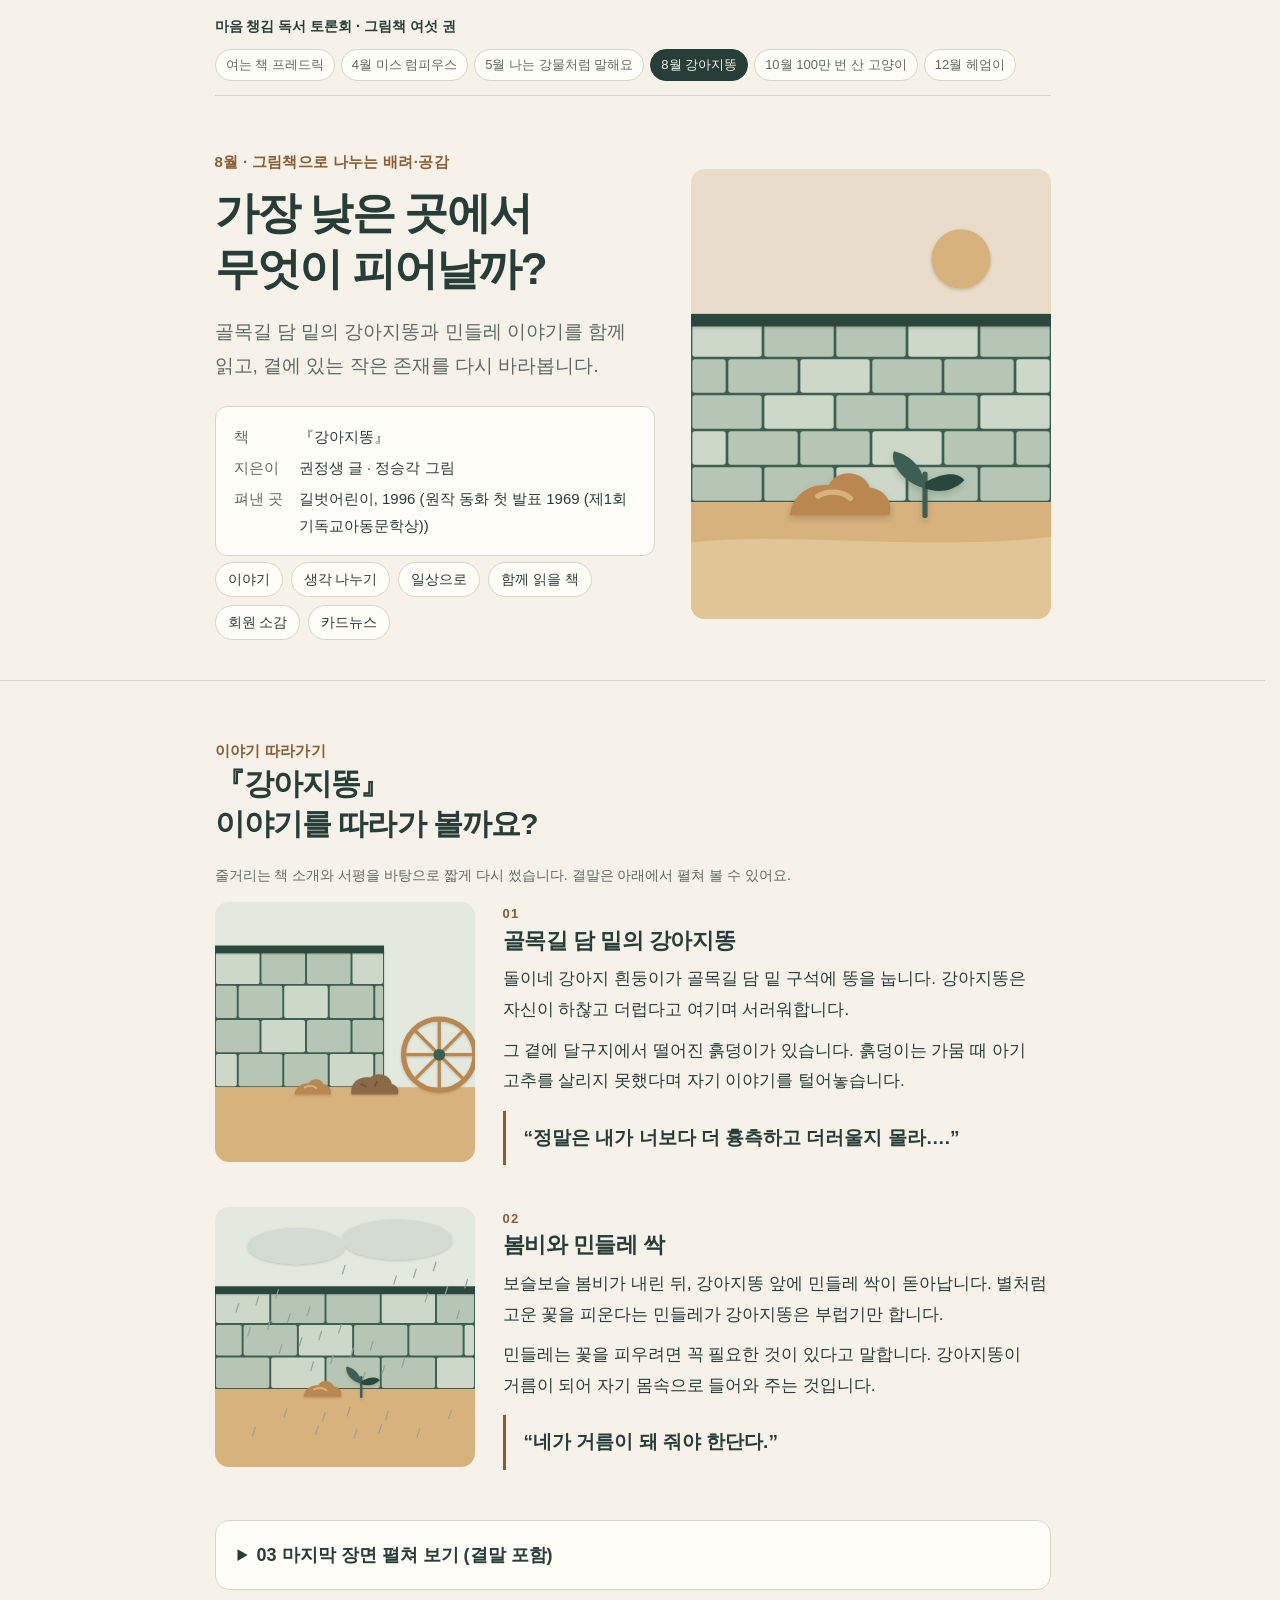
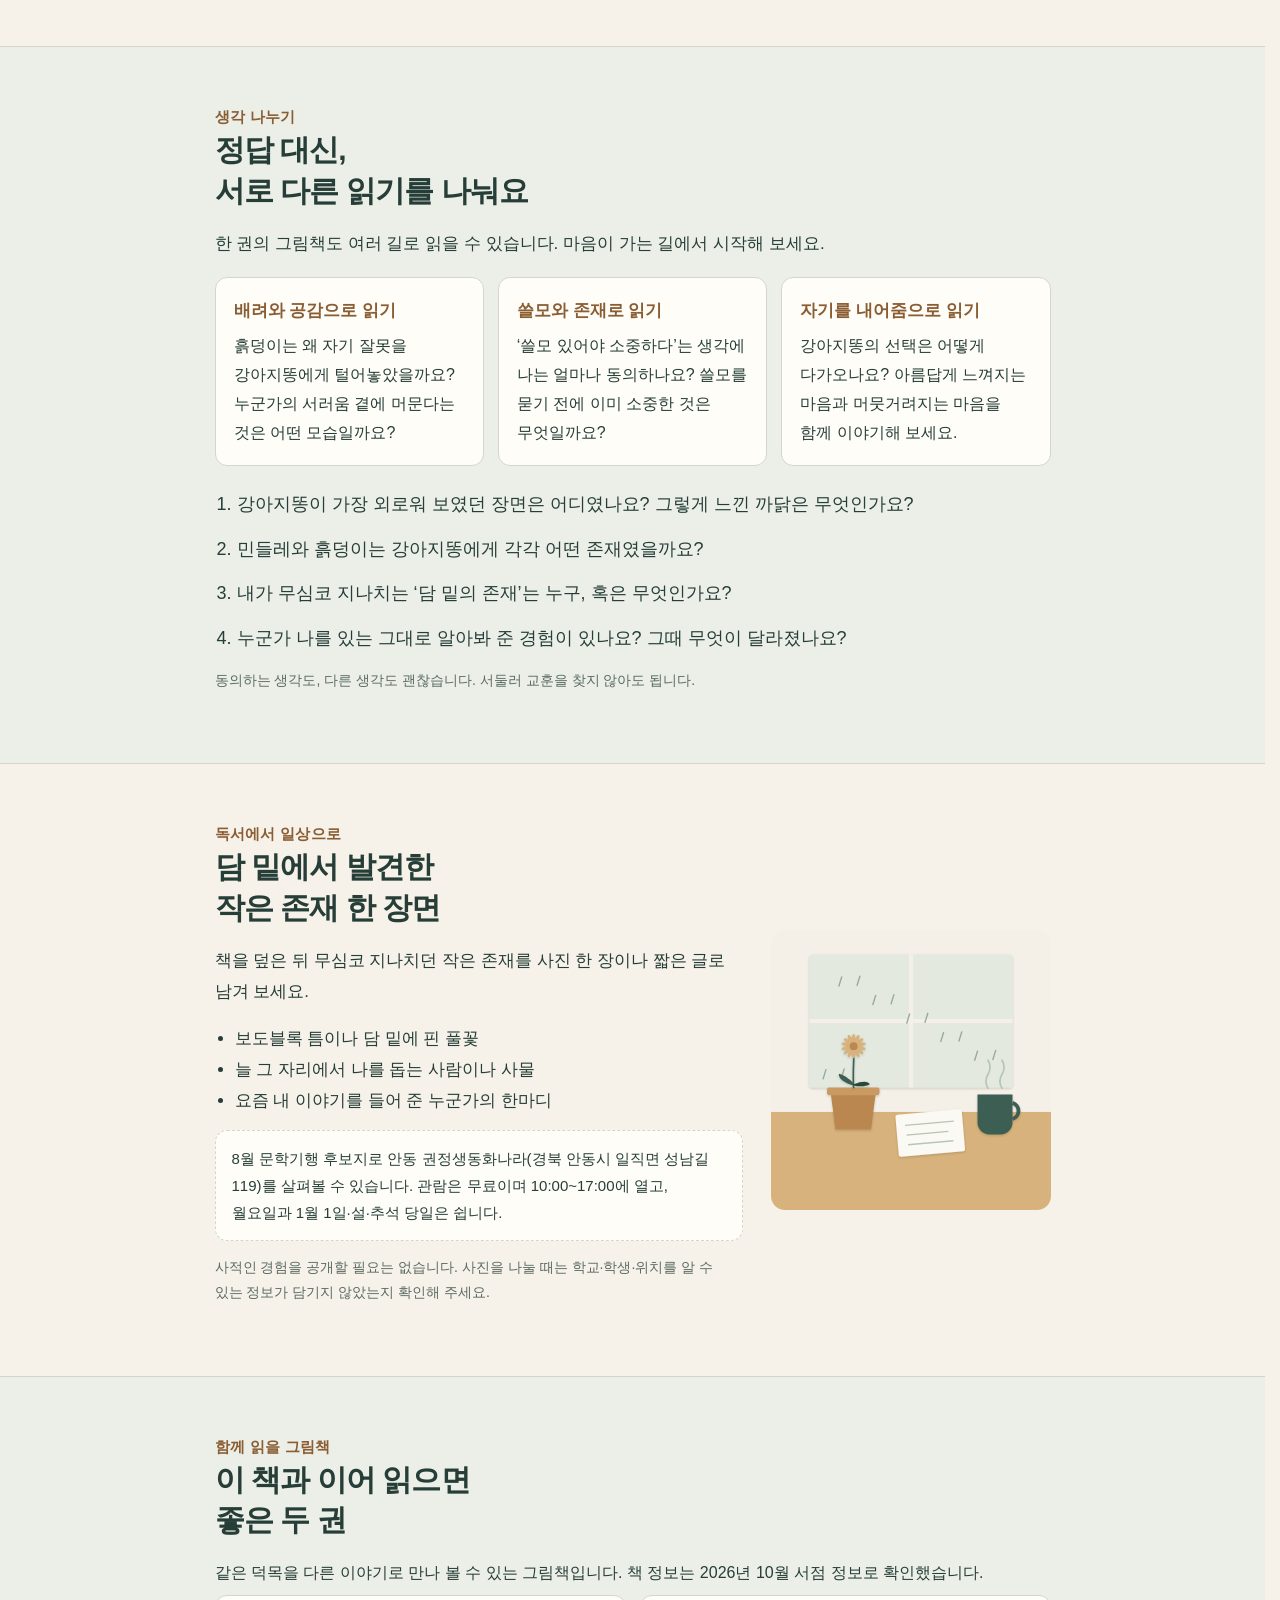
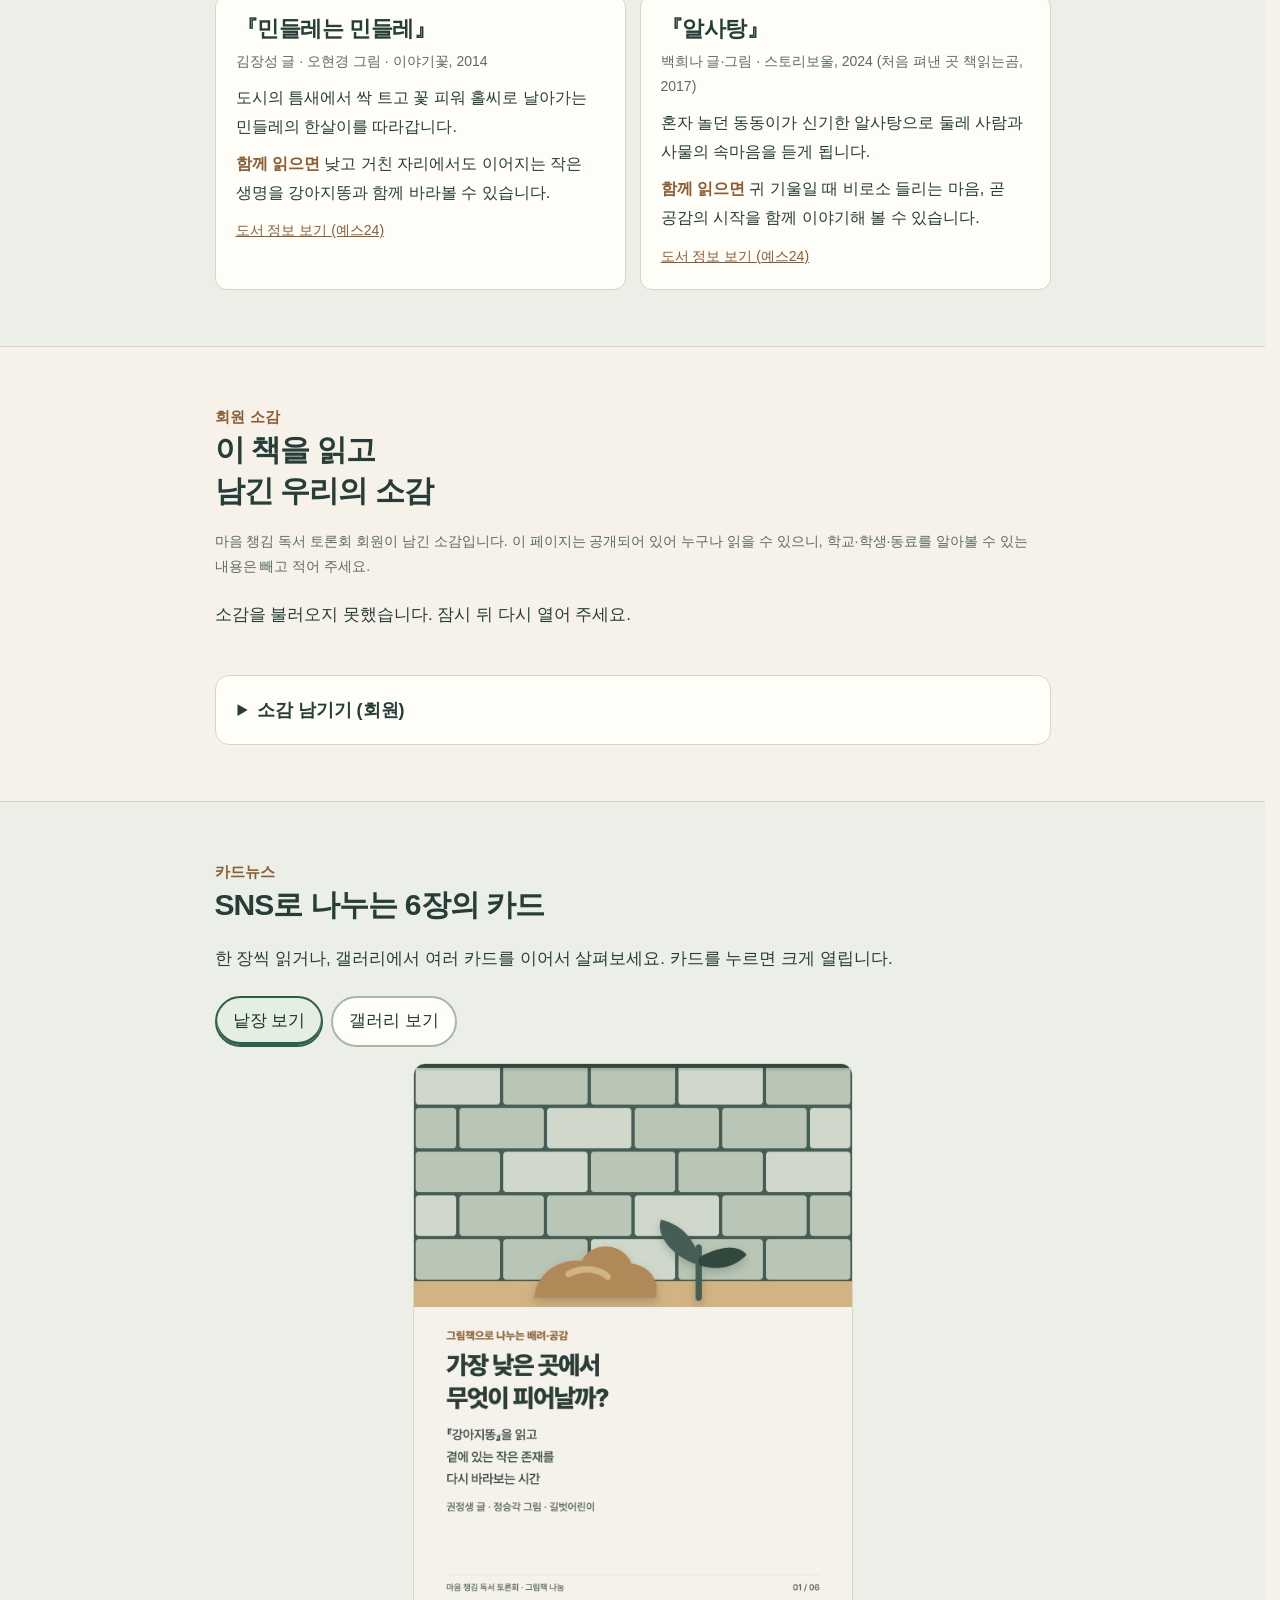
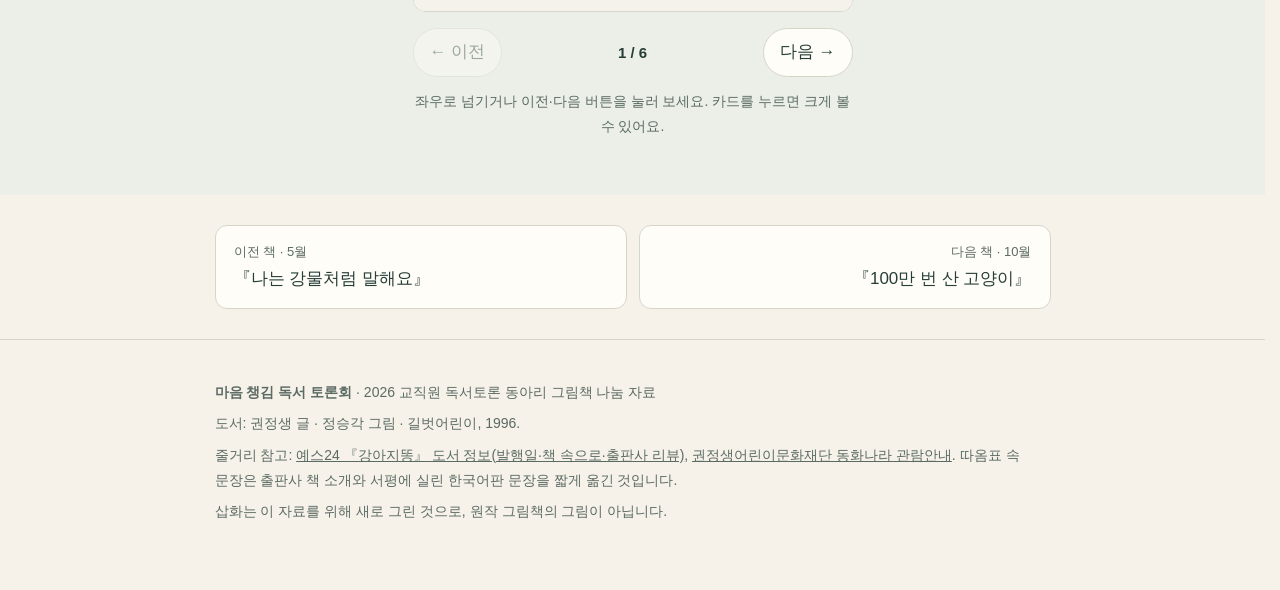
<file: ganajittong/index.html>
<!doctype html><html lang="ko"><head><meta charset="utf-8"><meta name="viewport" content="width=device-width,initial-scale=1"><title>『강아지똥』로 나누는 배려·공감 | 마음 챙김 독서 토론회</title><meta name="description" content="골목길 담 밑의 강아지똥과 민들레 이야기를 함께 읽고, 곁에 있는 작은 존재를 다시 바라봅니다."><meta property="og:title" content="가장 낮은 곳에서 무엇이 피어날까?"><link rel="icon" href="../favicon.svg" type="image/svg+xml"><link rel="apple-touch-icon" href="../apple-touch-icon.png"><style>:root{--paper:#f6f2ea;--paper2:#ebefe8;--ink:#263e37;--sub:#5b6b63;--accent:#8a5d33;--line:#d6d6c8;--card:#fffdf8}
*{box-sizing:border-box}html{scroll-behavior:smooth}body{margin:0;background:var(--paper);color:var(--ink);font:17px/1.8 "Pretendard","Apple SD Gothic Neo","Noto Sans KR","Malgun Gothic",sans-serif;word-break:keep-all;-webkit-text-size-adjust:100%}
.wrap{max-width:880px;margin:0 auto;padding:0 22px}header.top{padding:18px 0;border-bottom:1px solid var(--line);font-size:14px;color:var(--sub);display:flex;justify-content:space-between;gap:12px;flex-wrap:wrap}
.hero{display:grid;grid-template-columns:1.1fr .9fr;gap:36px;align-items:center;padding:52px 0 40px}.eyebrow{color:var(--accent);font-weight:600;font-size:15px;letter-spacing:.02em}
h1{font-size:44px;line-height:1.28;letter-spacing:-.04em;margin:10px 0 18px}h2{font-size:30px;letter-spacing:-.03em;line-height:1.35;margin:0 0 18px}h3{font-size:22px;letter-spacing:-.02em;margin:0 0 8px;line-height:1.4}
.lead{font-size:19px;color:var(--sub);margin:0 0 22px}.art svg{width:100%;height:auto;display:block;border-radius:14px}
.biblio{display:grid;grid-template-columns:auto 1fr;gap:4px 16px;font-size:15px;margin:0;padding:16px 18px;background:var(--card);border:1px solid var(--line);border-radius:12px}.biblio dt{color:var(--sub)}.biblio dd{margin:0}
nav.toc{display:flex;gap:8px;flex-wrap:wrap;margin:6px 0 0}nav.toc a{font-size:14px;color:var(--ink);text-decoration:none;border:1px solid var(--line);border-radius:999px;padding:4px 12px;background:var(--card)}
section{padding:56px 0;border-top:1px solid var(--line)}section.alt{background:var(--paper2)}
.story{display:grid;gap:42px}.step{display:grid;grid-template-columns:260px 1fr;gap:28px;align-items:start}.step .num{font-size:13px;color:var(--accent);font-weight:700;letter-spacing:.1em}.step p{margin:0 0 10px}
blockquote{margin:14px 0 0;padding:10px 0 10px 18px;border-left:3px solid var(--accent);font-size:19px;font-weight:600}
details{margin-top:8px;background:var(--card);border:1px solid var(--line);border-radius:14px;padding:18px 22px}summary{cursor:pointer;font-weight:700;font-size:18px}details[open] summary{margin-bottom:16px}
.lens{display:grid;grid-template-columns:repeat(3,1fr);gap:14px;margin-top:8px}.lens div{background:var(--card);border:1px solid var(--line);border-radius:12px;padding:18px}.lens b{display:block;color:var(--accent);margin-bottom:6px}.lens p{margin:0;font-size:16px}
ol.q{padding-left:22px;margin:22px 0 0}ol.q li{margin:0 0 12px;font-size:18px}
.daily{display:grid;grid-template-columns:1fr 280px;gap:28px;align-items:center}.daily ul{padding-left:20px;margin:12px 0}.note{font-size:14px;color:var(--sub)}
.cards{display:grid;grid-template-columns:repeat(auto-fill,minmax(240px,1fr));gap:14px;margin-top:18px}.cards img{width:100%;height:auto;display:block;border-radius:10px;border:1px solid var(--line)}
footer{padding:40px 0 60px;border-top:1px solid var(--line);font-size:14px;color:var(--sub)}footer p{margin:0 0 6px}footer a{color:var(--sub)}
@media (max-width:720px){body{font-size:16px}.hero{grid-template-columns:1fr;padding-top:34px}h1{font-size:34px}h2{font-size:25px}.step{grid-template-columns:1fr;gap:14px}.step .art{max-width:340px}.lens{grid-template-columns:1fr}.daily{grid-template-columns:1fr}.daily .art{max-width:300px}}
.sitebar{display:flex;justify-content:space-between;align-items:center;gap:10px;flex-wrap:wrap;padding:14px 0;border-bottom:1px solid var(--line);font-size:14px}.sitebar a{color:var(--ink);text-decoration:none}.sitebar .home{font-weight:700}.shelf{display:flex;gap:6px;flex-wrap:wrap}.shelf a{font-size:13px;border:1px solid var(--line);border-radius:999px;padding:3px 10px;background:var(--card);color:var(--sub)}.shelf a.on{background:var(--ink);color:var(--paper);border-color:var(--ink)}
.pager{display:grid;grid-template-columns:1fr 1fr;gap:12px;padding:30px 0}.pager a{display:block;border:1px solid var(--line);border-radius:12px;padding:14px 18px;background:var(--card);text-decoration:none;color:var(--ink)}.pager a small{display:block;color:var(--sub);font-size:13px}.pager .next{text-align:right}
.extra{margin-top:14px;padding:14px 16px;border:1px dashed var(--line);border-radius:12px;font-size:15px;background:var(--card)}
.grid6{display:grid;grid-template-columns:repeat(auto-fill,minmax(250px,1fr));gap:18px;margin-top:22px}.bk{display:flex;flex-direction:column;background:var(--card);border:1px solid var(--line);border-radius:16px;overflow:hidden;text-decoration:none;color:var(--ink)}.bk .thumb svg{display:block;width:100%;height:200px}.bk .in{padding:16px 18px 18px}.chip{display:inline-block;font-size:12px;font-weight:700;color:var(--accent);letter-spacing:.04em}.bk h3{margin:6px 0 6px;font-size:21px}.bk p{margin:0;color:var(--sub);font-size:15px;line-height:1.6}.bk .go{margin-top:12px;font-size:14px;font-weight:700}
.flow{display:grid;grid-template-columns:repeat(4,1fr);gap:12px;margin-top:18px}.flow div{background:var(--card);border:1px solid var(--line);border-radius:12px;padding:16px}.flow b{display:block;color:var(--accent);font-size:13px;margin-bottom:4px}
@media (max-width:720px){.flow{grid-template-columns:1fr 1fr}.pager{grid-template-columns:1fr}.pager .next{text-align:left}}#voices .v-list{list-style:none;padding:0;margin:20px 0 0;display:grid;gap:12px}#voices .v-list li{background:var(--card);border:1px solid var(--line);border-radius:12px;padding:16px 18px}#voices .v-meta{display:flex;gap:10px;align-items:baseline;font-size:14px;color:var(--sub);margin-bottom:6px}#voices .v-meta b{color:var(--ink);font-size:16px}#voices .v-list p{margin:0;white-space:pre-wrap}#voices .v-empty{color:var(--sub)}
#voices form{display:grid;gap:12px;margin-top:4px}#voices label{display:grid;gap:6px;font-size:15px;font-weight:600}#voices input[type=text],#voices input[type=password],#voices textarea{font:inherit;font-weight:400;padding:10px 12px;border:1px solid var(--line);border-radius:10px;background:#fff;color:var(--ink)}#voices textarea{min-height:140px;resize:vertical}#voices .row{display:flex;gap:12px;flex-wrap:wrap;align-items:center;justify-content:space-between}#voices .keep{display:flex;gap:6px;align-items:center;font-weight:400;font-size:14px;color:var(--sub)}#voices button{font:inherit;font-weight:700;background:var(--ink);color:var(--paper);border:0;border-radius:999px;padding:10px 22px;cursor:pointer}#voices button:disabled{opacity:.5}#voices .v-msg{font-size:15px;color:var(--accent);min-height:1.5em;margin:0}.v-count{font-size:13px;color:var(--sub);font-weight:400}a:focus-visible,button:focus-visible,summary:focus-visible,input:focus-visible,textarea:focus-visible{outline:3px solid var(--accent);outline-offset:3px}
#voices .v-delete{margin-top:14px;border-top:1px solid var(--line);padding-top:10px}#voices .v-delete summary{cursor:pointer;font-size:14px;width:fit-content}#voices .v-delete-form{margin-top:12px;min-width:0}#voices .v-delete-form input{width:100%;min-width:0;box-sizing:border-box}#voices .v-delete-actions{display:flex;gap:10px;flex-wrap:wrap}#voices .v-delete-note{font-size:13px;font-weight:400;color:var(--sub);margin-top:10px!important}#voices button.v-cancel{background:transparent;color:var(--ink);border:1px solid var(--line)}#voices button:disabled{opacity:.5;cursor:wait}#voices .v-meta{flex-wrap:wrap}#voices .v-list li{min-width:0;overflow-wrap:anywhere}#voices .v-list .v-msg{margin-top:8px}#voices .v-list:focus{outline:3px solid var(--accent);outline-offset:3px}@media(max-width:480px){#voices .v-delete-actions button{flex:1;padding:10px 14px}#voices .v-delete-form label{font-size:14px}}
#together .tg{display:grid;grid-template-columns:repeat(2,1fr);gap:14px;margin-top:8px}#together article{background:var(--card);border:1px solid var(--line);border-radius:12px;padding:18px 20px}#together h3{margin:0 0 4px}#together .by{font-size:14px;color:var(--sub);margin:0 0 10px}#together p{margin:0 0 8px;font-size:16px}#together .with{color:var(--ink)}#together .with b{color:var(--accent)}#together a{font-size:14px;color:var(--accent)}@media(max-width:720px){#together .tg{grid-template-columns:1fr}}</style><link rel="stylesheet" href="../card-gallery.css?v=20261026c"></head><body>
<div class="wrap"><nav class="sitebar" aria-label="사이트 메뉴"><a class="home" href="../index.html">마음 챙김 독서 토론회 · 그림책 여섯 권</a><span class="shelf"><a href="../frederick/index.html">여는 책 프레드릭</a><a href="../rumphius/index.html">4월 미스 럼피우스</a><a href="../river/index.html">5월 나는 강물처럼 말해요</a><a href="../ganajittong/index.html" class="on" aria-current="page">8월 강아지똥</a><a href="../cat/index.html">10월 100만 번 산 고양이</a><a href="../swimmy/index.html">12월 헤엄이</a></span></nav></div>
<div class="wrap"><div class="hero"><div><div class="eyebrow">8월 · 그림책으로 나누는 배려·공감</div><h1>가장 낮은 곳에서<br>무엇이 피어날까?</h1><p class="lead">골목길 담 밑의 강아지똥과 민들레 이야기를 함께 읽고, 곁에 있는 작은 존재를 다시 바라봅니다.</p>
<dl class="biblio"><dt>책</dt><dd>『강아지똥』</dd><dt>지은이</dt><dd>권정생 글 · 정승각 그림</dd><dt>펴낸 곳</dt><dd>길벗어린이, 1996 (원작 동화 첫 발표 1969 (제1회 기독교아동문학상))</dd></dl>
<nav class="toc" aria-label="바로 가기"><a href="#story">이야기</a><a href="#think">생각 나누기</a><a href="#daily">일상으로</a><a href="#together">함께 읽을 책</a><a href="#voices">회원 소감</a><a href="#cards">카드뉴스</a></nav></div>
<div class="art"><svg role="img" aria-label="『강아지똥』 대표 삽화" xmlns="http://www.w3.org/2000/svg" viewBox="0 0 800 1000"><defs><filter id="f167" x="-20%" y="-20%" width="140%" height="140%"><feDropShadow dx="0" dy="3" stdDeviation="3" flood-color="#1d2e28" flood-opacity=".22"/></filter></defs><rect width="800" height="1000" fill="#e9dccb"/><circle cx="600" cy="200" r="66" fill="#d8b27c" filter="url(#f167)"/>
<rect x="0" y="340" width="800" height="400" fill="#3d5e53" filter="url(#f167)"/><rect x="3" y="343" width="154" height="74" rx="6" fill="#cdd8c9"/><rect x="163" y="343" width="154" height="74" rx="6" fill="#b7c6b4"/><rect x="323" y="343" width="154" height="74" rx="6" fill="#b7c6b4"/><rect x="483" y="343" width="154" height="74" rx="6" fill="#cdd8c9"/><rect x="643" y="343" width="154" height="74" rx="6" fill="#b7c6b4"/><rect x="3" y="423" width="74" height="74" rx="6" fill="#b7c6b4"/><rect x="83" y="423" width="154" height="74" rx="6" fill="#b7c6b4"/><rect x="243" y="423" width="154" height="74" rx="6" fill="#cdd8c9"/><rect x="403" y="423" width="154" height="74" rx="6" fill="#b7c6b4"/><rect x="563" y="423" width="154" height="74" rx="6" fill="#b7c6b4"/><rect x="723" y="423" width="74" height="74" rx="6" fill="#cdd8c9"/><rect x="3" y="503" width="154" height="74" rx="6" fill="#b7c6b4"/><rect x="163" y="503" width="154" height="74" rx="6" fill="#cdd8c9"/><rect x="323" y="503" width="154" height="74" rx="6" fill="#b7c6b4"/><rect x="483" y="503" width="154" height="74" rx="6" fill="#b7c6b4"/><rect x="643" y="503" width="154" height="74" rx="6" fill="#cdd8c9"/><rect x="3" y="583" width="74" height="74" rx="6" fill="#cdd8c9"/><rect x="83" y="583" width="154" height="74" rx="6" fill="#b7c6b4"/><rect x="243" y="583" width="154" height="74" rx="6" fill="#b7c6b4"/><rect x="403" y="583" width="154" height="74" rx="6" fill="#cdd8c9"/><rect x="563" y="583" width="154" height="74" rx="6" fill="#b7c6b4"/><rect x="723" y="583" width="74" height="74" rx="6" fill="#b7c6b4"/><rect x="3" y="663" width="154" height="74" rx="6" fill="#b7c6b4"/><rect x="163" y="663" width="154" height="74" rx="6" fill="#b7c6b4"/><rect x="323" y="663" width="154" height="74" rx="6" fill="#cdd8c9"/><rect x="483" y="663" width="154" height="74" rx="6" fill="#b7c6b4"/><rect x="643" y="663" width="154" height="74" rx="6" fill="#b7c6b4"/><rect x="0" y="322" width="800" height="28" fill="#2c473e" filter="url(#f167)"/>
<path d="M0 740 H800 V1000 H0Z" fill="#d8b27c" filter="url(#f167)"/><path d="M0 830 C220 806 520 850 800 818 V1000 H0Z" fill="#e2c595"/>
<g transform="translate(330 770) scale(2.4)" filter="url(#f167)"><path d="M-46 0 C-44 -20 -26 -30 -10 -28 C-2 -44 22 -42 28 -26 C44 -24 50 -10 46 0 Z" fill="#b9874f"/><path d="M-20 -18 C-10 -24 4 -22 10 -16" stroke="#d8b27c" stroke-width="5" fill="none" stroke-linecap="round"/></g><g transform="translate(520 770) scale(2.3)" filter="url(#f167)"><path d="M0 0 V-40" stroke="#3d5e53" stroke-width="5" stroke-linecap="round"/><path d="M0 -26 C-26 -34 -34 -54 -30 -62 C-12 -58 -2 -44 0 -30Z" fill="#3d5e53"/><path d="M0 -32 C22 -44 34 -40 38 -34 C26 -22 12 -22 0 -26Z" fill="#2c473e"/></g></svg></div></div></div>
<section id="story"><div class="wrap"><div class="eyebrow">이야기 따라가기</div><h2>『강아지똥』<br>이야기를 따라가 볼까요?</h2><p class="note">줄거리는 책 소개와 서평을 바탕으로 짧게 다시 썼습니다. 결말은 아래에서 펼쳐 볼 수 있어요.</p>
<div class="story"><div class="step"><div class="art"><svg role="img" aria-label="돌담 밑에 놓인 작은 갈색 흙덩이 두 개와 달구지 바퀴" xmlns="http://www.w3.org/2000/svg" viewBox="0 0 800 800"><defs><filter id="f168" x="-20%" y="-20%" width="140%" height="140%"><feDropShadow dx="0" dy="3" stdDeviation="3" flood-color="#1d2e28" flood-opacity=".22"/></filter></defs><rect width="800" height="800" fill="#e3e9df"/>
<rect x="0" y="150" width="520" height="420" fill="#3d5e53" filter="url(#f168)"/><rect x="3" y="153" width="134" height="99" rx="6" fill="#cdd8c9"/><rect x="143" y="153" width="134" height="99" rx="6" fill="#b7c6b4"/><rect x="283" y="153" width="134" height="99" rx="6" fill="#b7c6b4"/><rect x="423" y="153" width="94" height="99" rx="6" fill="#cdd8c9"/><rect x="3" y="258" width="64" height="99" rx="6" fill="#b7c6b4"/><rect x="73" y="258" width="134" height="99" rx="6" fill="#b7c6b4"/><rect x="213" y="258" width="134" height="99" rx="6" fill="#cdd8c9"/><rect x="353" y="258" width="134" height="99" rx="6" fill="#b7c6b4"/><rect x="493" y="258" width="24" height="99" rx="6" fill="#b7c6b4"/><rect x="3" y="363" width="134" height="99" rx="6" fill="#b7c6b4"/><rect x="143" y="363" width="134" height="99" rx="6" fill="#cdd8c9"/><rect x="283" y="363" width="134" height="99" rx="6" fill="#b7c6b4"/><rect x="423" y="363" width="94" height="99" rx="6" fill="#b7c6b4"/><rect x="3" y="468" width="64" height="99" rx="6" fill="#cdd8c9"/><rect x="73" y="468" width="134" height="99" rx="6" fill="#b7c6b4"/><rect x="213" y="468" width="134" height="99" rx="6" fill="#b7c6b4"/><rect x="353" y="468" width="134" height="99" rx="6" fill="#cdd8c9"/><rect x="493" y="468" width="24" height="99" rx="6" fill="#b7c6b4"/><rect x="0" y="134" width="520" height="24" fill="#2c473e" filter="url(#f168)"/>
<path d="M0 570 H800 V800 H0Z" fill="#d8b27c" filter="url(#f168)"/>
<g filter="url(#f168)"><circle cx="690" cy="470" r="110" fill="none" stroke="#b9874f" stroke-width="16"/><path d="M690 360 V580" stroke="#b9874f" stroke-width="10" transform="rotate(0 690 470)"/><path d="M690 360 V580" stroke="#b9874f" stroke-width="10" transform="rotate(45 690 470)"/><path d="M690 360 V580" stroke="#b9874f" stroke-width="10" transform="rotate(90 690 470)"/><path d="M690 360 V580" stroke="#b9874f" stroke-width="10" transform="rotate(135 690 470)"/><circle cx="690" cy="470" r="18" fill="#3d5e53"/></g>
<g transform="translate(300 592) scale(1.2)" filter="url(#f168)"><path d="M-46 0 C-44 -20 -26 -30 -10 -28 C-2 -44 22 -42 28 -26 C44 -24 50 -10 46 0 Z" fill="#b9874f"/><path d="M-20 -18 C-10 -24 4 -22 10 -16" stroke="#d8b27c" stroke-width="5" fill="none" stroke-linecap="round"/></g><g filter="url(#f168)"><path d="M420 592 C414 556 444 534 478 540 C500 520 540 532 544 560 C566 566 568 586 560 592Z" fill="#8a6a48"/><path d="M450 560 l14 8 M498 552 l-6 14" stroke="#6f5338" stroke-width="5" stroke-linecap="round"/></g></svg></div><div><div class="num">01</div><h3>골목길 담 밑의 강아지똥</h3><p>돌이네 강아지 흰둥이가 골목길 담 밑 구석에 똥을 눕니다. 강아지똥은 자신이 하찮고 더럽다고 여기며 서러워합니다.</p><p>그 곁에 달구지에서 떨어진 흙덩이가 있습니다. 흙덩이는 가뭄 때 아기 고추를 살리지 못했다며 자기 이야기를 털어놓습니다.</p><blockquote>“정말은 내가 너보다 더 흉측하고 더러울지 몰라….”</blockquote></div></div><div class="step"><div class="art"><svg role="img" aria-label="보슬비 내리는 돌담 밑, 흙덩이 옆에 돋아난 초록 싹" xmlns="http://www.w3.org/2000/svg" viewBox="0 0 800 800"><defs><filter id="f169" x="-20%" y="-20%" width="140%" height="140%"><feDropShadow dx="0" dy="3" stdDeviation="3" flood-color="#1d2e28" flood-opacity=".22"/></filter></defs><rect width="800" height="800" fill="#e3e9df"/>
<g filter="url(#f169)"><ellipse cx="250" cy="120" rx="150" ry="56" fill="#d3dbd2"/><ellipse cx="560" cy="100" rx="170" ry="62" fill="#d3dbd2"/></g>
<rect x="0" y="260" width="800" height="300" fill="#3d5e53" filter="url(#f169)"/><rect x="3" y="263" width="164" height="94" rx="6" fill="#cdd8c9"/><rect x="173" y="263" width="164" height="94" rx="6" fill="#b7c6b4"/><rect x="343" y="263" width="164" height="94" rx="6" fill="#b7c6b4"/><rect x="513" y="263" width="164" height="94" rx="6" fill="#cdd8c9"/><rect x="683" y="263" width="114" height="94" rx="6" fill="#b7c6b4"/><rect x="3" y="363" width="79" height="94" rx="6" fill="#b7c6b4"/><rect x="88" y="363" width="164" height="94" rx="6" fill="#b7c6b4"/><rect x="258" y="363" width="164" height="94" rx="6" fill="#cdd8c9"/><rect x="428" y="363" width="164" height="94" rx="6" fill="#b7c6b4"/><rect x="598" y="363" width="164" height="94" rx="6" fill="#b7c6b4"/><rect x="768" y="363" width="29" height="94" rx="6" fill="#cdd8c9"/><rect x="3" y="463" width="164" height="94" rx="6" fill="#b7c6b4"/><rect x="173" y="463" width="164" height="94" rx="6" fill="#cdd8c9"/><rect x="343" y="463" width="164" height="94" rx="6" fill="#b7c6b4"/><rect x="513" y="463" width="164" height="94" rx="6" fill="#b7c6b4"/><rect x="683" y="463" width="114" height="94" rx="6" fill="#cdd8c9"/><rect x="0" y="244" width="800" height="24" fill="#2c473e" filter="url(#f169)"/>
<path d="M195 255 l-8 26" stroke="#8fa39a" stroke-width="4" stroke-linecap="round" opacity=".9"/><path d="M292 308 l-8 26" stroke="#8fa39a" stroke-width="4" stroke-linecap="round" opacity=".9"/><path d="M389 361 l-8 26" stroke="#8fa39a" stroke-width="4" stroke-linecap="round" opacity=".9"/><path d="M486 414 l-8 26" stroke="#8fa39a" stroke-width="4" stroke-linecap="round" opacity=".9"/><path d="M583 467 l-8 26" stroke="#8fa39a" stroke-width="4" stroke-linecap="round" opacity=".9"/><path d="M680 170 l-8 26" stroke="#8fa39a" stroke-width="4" stroke-linecap="round" opacity=".9"/><path d="M777 223 l-8 26" stroke="#8fa39a" stroke-width="4" stroke-linecap="round" opacity=".9"/><path d="M134 276 l-8 26" stroke="#8fa39a" stroke-width="4" stroke-linecap="round" opacity=".9"/><path d="M231 329 l-8 26" stroke="#8fa39a" stroke-width="4" stroke-linecap="round" opacity=".9"/><path d="M328 382 l-8 26" stroke="#8fa39a" stroke-width="4" stroke-linecap="round" opacity=".9"/><path d="M425 435 l-8 26" stroke="#8fa39a" stroke-width="4" stroke-linecap="round" opacity=".9"/><path d="M522 488 l-8 26" stroke="#8fa39a" stroke-width="4" stroke-linecap="round" opacity=".9"/><path d="M619 191 l-8 26" stroke="#8fa39a" stroke-width="4" stroke-linecap="round" opacity=".9"/><path d="M716 244 l-8 26" stroke="#8fa39a" stroke-width="4" stroke-linecap="round" opacity=".9"/><path d="M73 297 l-8 26" stroke="#8fa39a" stroke-width="4" stroke-linecap="round" opacity=".9"/><path d="M170 350 l-8 26" stroke="#8fa39a" stroke-width="4" stroke-linecap="round" opacity=".9"/><path d="M267 403 l-8 26" stroke="#8fa39a" stroke-width="4" stroke-linecap="round" opacity=".9"/><path d="M364 456 l-8 26" stroke="#8fa39a" stroke-width="4" stroke-linecap="round" opacity=".9"/><path d="M461 509 l-8 26" stroke="#8fa39a" stroke-width="4" stroke-linecap="round" opacity=".9"/><path d="M558 212 l-8 26" stroke="#8fa39a" stroke-width="4" stroke-linecap="round" opacity=".9"/><path d="M655 265 l-8 26" stroke="#8fa39a" stroke-width="4" stroke-linecap="round" opacity=".9"/><path d="M752 318 l-8 26" stroke="#8fa39a" stroke-width="4" stroke-linecap="round" opacity=".9"/><path d="M109 371 l-8 26" stroke="#8fa39a" stroke-width="4" stroke-linecap="round" opacity=".9"/><path d="M206 424 l-8 26" stroke="#8fa39a" stroke-width="4" stroke-linecap="round" opacity=".9"/><path d="M303 477 l-8 26" stroke="#8fa39a" stroke-width="4" stroke-linecap="round" opacity=".9"/><path d="M400 180 l-8 26" stroke="#8fa39a" stroke-width="4" stroke-linecap="round" opacity=".9"/><path d="M0 560 H800 V800 H0Z" fill="#d8b27c" filter="url(#f169)"/><path d="M339 633 l-8 26" stroke="#8fa39a" stroke-width="4" stroke-linecap="round" opacity=".9"/><path d="M436 686 l-8 26" stroke="#8fa39a" stroke-width="4" stroke-linecap="round" opacity=".9"/><path d="M533 629 l-8 26" stroke="#8fa39a" stroke-width="4" stroke-linecap="round" opacity=".9"/><path d="M630 682 l-8 26" stroke="#8fa39a" stroke-width="4" stroke-linecap="round" opacity=".9"/><path d="M727 625 l-8 26" stroke="#8fa39a" stroke-width="4" stroke-linecap="round" opacity=".9"/><path d="M124 678 l-8 26" stroke="#8fa39a" stroke-width="4" stroke-linecap="round" opacity=".9"/><path d="M221 621 l-8 26" stroke="#8fa39a" stroke-width="4" stroke-linecap="round" opacity=".9"/><path d="M318 674 l-8 26" stroke="#8fa39a" stroke-width="4" stroke-linecap="round" opacity=".9"/><path d="M415 617 l-8 26" stroke="#8fa39a" stroke-width="4" stroke-linecap="round" opacity=".9"/><path d="M512 670 l-8 26" stroke="#8fa39a" stroke-width="4" stroke-linecap="round" opacity=".9"/>
<g transform="translate(330 584) scale(1.25)" filter="url(#f169)"><path d="M-46 0 C-44 -20 -26 -30 -10 -28 C-2 -44 22 -42 28 -26 C44 -24 50 -10 46 0 Z" fill="#b9874f"/><path d="M-20 -18 C-10 -24 4 -22 10 -16" stroke="#d8b27c" stroke-width="5" fill="none" stroke-linecap="round"/></g><g transform="translate(450 584) scale(1.5)" filter="url(#f169)"><path d="M0 0 V-40" stroke="#3d5e53" stroke-width="5" stroke-linecap="round"/><path d="M0 -26 C-26 -34 -34 -54 -30 -62 C-12 -58 -2 -44 0 -30Z" fill="#3d5e53"/><path d="M0 -32 C22 -44 34 -40 38 -34 C26 -22 12 -22 0 -26Z" fill="#2c473e"/></g></svg></div><div><div class="num">02</div><h3>봄비와 민들레 싹</h3><p>보슬보슬 봄비가 내린 뒤, 강아지똥 앞에 민들레 싹이 돋아납니다. 별처럼 고운 꽃을 피운다는 민들레가 강아지똥은 부럽기만 합니다.</p><p>민들레는 꽃을 피우려면 꼭 필요한 것이 있다고 말합니다. 강아지똥이 거름이 되어 자기 몸속으로 들어와 주는 것입니다.</p><blockquote>“네가 거름이 돼 줘야 한단다.”</blockquote></div></div><details><summary>03 마지막 장면 펼쳐 보기 (결말 포함)</summary><div class="step"><div class="art"><svg role="img" aria-label="돌담 앞 땅 위에 핀 민들레와 땅속으로 뻗은 뿌리" xmlns="http://www.w3.org/2000/svg" viewBox="0 0 800 800"><defs><filter id="f170" x="-20%" y="-20%" width="140%" height="140%"><feDropShadow dx="0" dy="3" stdDeviation="3" flood-color="#1d2e28" flood-opacity=".22"/></filter></defs><rect width="800" height="800" fill="#e9dccb"/><circle cx="640" cy="130" r="62" fill="#d8b27c" filter="url(#f170)"/>
<rect x="0" y="200" width="800" height="280" fill="#3d5e53" filter="url(#f170)"/><rect x="3" y="203" width="164" height="87.33333333333333" rx="6" fill="#cdd8c9"/><rect x="173" y="203" width="164" height="87.33333333333333" rx="6" fill="#b7c6b4"/><rect x="343" y="203" width="164" height="87.33333333333333" rx="6" fill="#b7c6b4"/><rect x="513" y="203" width="164" height="87.33333333333333" rx="6" fill="#cdd8c9"/><rect x="683" y="203" width="114" height="87.33333333333333" rx="6" fill="#b7c6b4"/><rect x="3" y="296.3333333333333" width="79" height="87.33333333333333" rx="6" fill="#b7c6b4"/><rect x="88" y="296.3333333333333" width="164" height="87.33333333333333" rx="6" fill="#b7c6b4"/><rect x="258" y="296.3333333333333" width="164" height="87.33333333333333" rx="6" fill="#cdd8c9"/><rect x="428" y="296.3333333333333" width="164" height="87.33333333333333" rx="6" fill="#b7c6b4"/><rect x="598" y="296.3333333333333" width="164" height="87.33333333333333" rx="6" fill="#b7c6b4"/><rect x="768" y="296.3333333333333" width="29" height="87.33333333333333" rx="6" fill="#cdd8c9"/><rect x="3" y="389.66666666666663" width="164" height="87.33333333333333" rx="6" fill="#b7c6b4"/><rect x="173" y="389.66666666666663" width="164" height="87.33333333333333" rx="6" fill="#cdd8c9"/><rect x="343" y="389.66666666666663" width="164" height="87.33333333333333" rx="6" fill="#b7c6b4"/><rect x="513" y="389.66666666666663" width="164" height="87.33333333333333" rx="6" fill="#b7c6b4"/><rect x="683" y="389.66666666666663" width="114" height="87.33333333333333" rx="6" fill="#cdd8c9"/><rect x="0" y="184" width="800" height="24" fill="#2c473e" filter="url(#f170)"/>
<path d="M0 480 H800 V800 H0Z" fill="#d8b27c" filter="url(#f170)"/><path d="M0 520 H800 V800 H0Z" fill="#8a6a48" opacity=".28"/>
<g stroke="#b9874f" stroke-width="5" fill="none" stroke-linecap="round" opacity=".9"><path d="M400 484 C396 530 380 570 360 610"/><path d="M400 484 C406 540 430 580 452 618"/><path d="M398 520 C370 540 340 548 312 560"/><path d="M402 530 C430 548 466 552 494 566"/></g>
<circle cx="300" cy="560" r="5" fill="#b9874f" opacity=".7"/><circle cx="367" cy="601" r="6" fill="#b9874f" opacity=".7"/><circle cx="434" cy="562" r="7" fill="#b9874f" opacity=".7"/><circle cx="501" cy="603" r="5" fill="#b9874f" opacity=".7"/><circle cx="348" cy="564" r="6" fill="#b9874f" opacity=".7"/><circle cx="415" cy="605" r="7" fill="#b9874f" opacity=".7"/><circle cx="482" cy="566" r="5" fill="#b9874f" opacity=".7"/><circle cx="329" cy="607" r="6" fill="#b9874f" opacity=".7"/><circle cx="396" cy="568" r="7" fill="#b9874f" opacity=".7"/>
<g transform="translate(400 484) scale(1.1)" filter="url(#f170)"><path d="M0 0 C-4 -75 4 -120 0 -150" stroke="#3d5e53" stroke-width="6" fill="none"/><path d="M0 -10 C-40 -20 -56 -40 -52 -52 C-30 -46 -12 -30 0 -18Z" fill="#3d5e53"/><path d="M0 -14 C36 -28 52 -24 58 -14 C40 -4 18 -6 0 -10Z" fill="#2c473e"/><ellipse cx="0" cy="-172" rx="7" ry="22" fill="#d8b27c" transform="rotate(0 0 -150)"/><ellipse cx="0" cy="-172" rx="7" ry="22" fill="#d8b27c" transform="rotate(25.714285714285715 0 -150)"/><ellipse cx="0" cy="-172" rx="7" ry="22" fill="#d8b27c" transform="rotate(51.42857142857143 0 -150)"/><ellipse cx="0" cy="-172" rx="7" ry="22" fill="#d8b27c" transform="rotate(77.14285714285714 0 -150)"/><ellipse cx="0" cy="-172" rx="7" ry="22" fill="#d8b27c" transform="rotate(102.85714285714286 0 -150)"/><ellipse cx="0" cy="-172" rx="7" ry="22" fill="#d8b27c" transform="rotate(128.57142857142858 0 -150)"/><ellipse cx="0" cy="-172" rx="7" ry="22" fill="#d8b27c" transform="rotate(154.28571428571428 0 -150)"/><ellipse cx="0" cy="-172" rx="7" ry="22" fill="#d8b27c" transform="rotate(180 0 -150)"/><ellipse cx="0" cy="-172" rx="7" ry="22" fill="#d8b27c" transform="rotate(205.71428571428572 0 -150)"/><ellipse cx="0" cy="-172" rx="7" ry="22" fill="#d8b27c" transform="rotate(231.42857142857142 0 -150)"/><ellipse cx="0" cy="-172" rx="7" ry="22" fill="#d8b27c" transform="rotate(257.14285714285717 0 -150)"/><ellipse cx="0" cy="-172" rx="7" ry="22" fill="#d8b27c" transform="rotate(282.85714285714283 0 -150)"/><ellipse cx="0" cy="-172" rx="7" ry="22" fill="#d8b27c" transform="rotate(308.57142857142856 0 -150)"/><ellipse cx="0" cy="-172" rx="7" ry="22" fill="#d8b27c" transform="rotate(334.2857142857143 0 -150)"/><circle cx="0" cy="-150" r="14" fill="#b9874f"/></g></svg></div><div><p>비는 사흘 동안 내립니다. 비를 맞아 잘게 부서진 강아지똥은 땅속으로 스며들어 민들레 뿌리로 모여듭니다.</p><p>그리고 줄기를 타고 올라가 꽃봉오리를 맺고, 담 밑 그 자리에 민들레꽃이 피어납니다.</p></div></div></details></div></div></section>
<section id="think" class="alt"><div class="wrap"><div class="eyebrow">생각 나누기</div><h2>정답 대신,<br>서로 다른 읽기를 나눠요</h2><p>한 권의 그림책도 여러 길로 읽을 수 있습니다. 마음이 가는 길에서 시작해 보세요.</p>
<div class="lens"><div><b>배려와 공감으로 읽기</b><p>흙덩이는 왜 자기 잘못을 강아지똥에게 털어놓았을까요? 누군가의 서러움 곁에 머문다는 것은 어떤 모습일까요?</p></div><div><b>쓸모와 존재로 읽기</b><p>‘쓸모 있어야 소중하다’는 생각에 나는 얼마나 동의하나요? 쓸모를 묻기 전에 이미 소중한 것은 무엇일까요?</p></div><div><b>자기를 내어줌으로 읽기</b><p>강아지똥의 선택은 어떻게 다가오나요? 아름답게 느껴지는 마음과 머뭇거려지는 마음을 함께 이야기해 보세요.</p></div></div><ol class="q"><li>강아지똥이 가장 외로워 보였던 장면은 어디였나요? 그렇게 느낀 까닭은 무엇인가요?</li><li>민들레와 흙덩이는 강아지똥에게 각각 어떤 존재였을까요?</li><li>내가 무심코 지나치는 ‘담 밑의 존재’는 누구, 혹은 무엇인가요?</li><li>누군가 나를 있는 그대로 알아봐 준 경험이 있나요? 그때 무엇이 달라졌나요?</li></ol><p class="note">동의하는 생각도, 다른 생각도 괜찮습니다. 서둘러 교훈을 찾지 않아도 됩니다.</p></div></section>
<section id="daily"><div class="wrap daily"><div><div class="eyebrow">독서에서 일상으로</div><h2>담 밑에서 발견한<br>작은 존재 한 장면</h2><p>책을 덮은 뒤 무심코 지나치던 작은 존재를 사진 한 장이나 짧은 글로 남겨 보세요.</p><ul><li>보도블록 틈이나 담 밑에 핀 풀꽃</li><li>늘 그 자리에서 나를 돕는 사람이나 사물</li><li>요즘 내 이야기를 들어 준 누군가의 한마디</li></ul><div class="extra">8월 문학기행 후보지로 안동 권정생동화나라(경북 안동시 일직면 성남길 119)를 살펴볼 수 있습니다. 관람은 무료이며 10:00~17:00에 열고, 월요일과 1월 1일·설·추석 당일은 쉽니다.</div><p class="note">사적인 경험을 공개할 필요는 없습니다. 사진을 나눌 때는 학교·학생·위치를 알 수 있는 정보가 담기지 않았는지 확인해 주세요.</p></div><div class="art"><svg role="img" aria-label="일상의 한 장면을 담은 삽화" xmlns="http://www.w3.org/2000/svg" viewBox="0 0 800 800"><defs><filter id="f171" x="-20%" y="-20%" width="140%" height="140%"><feDropShadow dx="0" dy="3" stdDeviation="3" flood-color="#1d2e28" flood-opacity=".22"/></filter></defs><rect width="800" height="800" fill="#f4f0e7"/>
<rect x="110" y="70" width="580" height="380" rx="8" fill="#e3e9df" filter="url(#f171)"/><path d="M400 70 v380 M110 260 h580" stroke="#f4f0e7" stroke-width="12"/>
<path d="M202 134 l-8 26" stroke="#8fa39a" stroke-width="4" stroke-linecap="round" opacity=".9"/><path d="M299 187 l-8 26" stroke="#8fa39a" stroke-width="4" stroke-linecap="round" opacity=".9"/><path d="M396 240 l-8 26" stroke="#8fa39a" stroke-width="4" stroke-linecap="round" opacity=".9"/><path d="M493 293 l-8 26" stroke="#8fa39a" stroke-width="4" stroke-linecap="round" opacity=".9"/><path d="M590 346 l-8 26" stroke="#8fa39a" stroke-width="4" stroke-linecap="round" opacity=".9"/><path d="M157 399 l-8 26" stroke="#8fa39a" stroke-width="4" stroke-linecap="round" opacity=".9"/><path d="M254 132 l-8 26" stroke="#8fa39a" stroke-width="4" stroke-linecap="round" opacity=".9"/><path d="M351 185 l-8 26" stroke="#8fa39a" stroke-width="4" stroke-linecap="round" opacity=".9"/><path d="M448 238 l-8 26" stroke="#8fa39a" stroke-width="4" stroke-linecap="round" opacity=".9"/><path d="M545 291 l-8 26" stroke="#8fa39a" stroke-width="4" stroke-linecap="round" opacity=".9"/><path d="M642 344 l-8 26" stroke="#8fa39a" stroke-width="4" stroke-linecap="round" opacity=".9"/><path d="M209 397 l-8 26" stroke="#8fa39a" stroke-width="4" stroke-linecap="round" opacity=".9"/><rect x="0" y="520" width="800" height="280" fill="#d8b27c" filter="url(#f171)"/>
<g filter="url(#f171)"><path d="M170 460 h130 l-14 110 h-102z" fill="#b9874f"/><rect x="160" y="450" width="150" height="22" rx="6" fill="#c99a62"/></g><g transform="translate(236 452) scale(0.8)" filter="url(#f171)"><path d="M0 0 C-4 -75 4 -120 0 -150" stroke="#3d5e53" stroke-width="6" fill="none"/><path d="M0 -10 C-40 -20 -56 -40 -52 -52 C-30 -46 -12 -30 0 -18Z" fill="#3d5e53"/><path d="M0 -14 C36 -28 52 -24 58 -14 C40 -4 18 -6 0 -10Z" fill="#2c473e"/><ellipse cx="0" cy="-172" rx="7" ry="22" fill="#d8b27c" transform="rotate(0 0 -150)"/><ellipse cx="0" cy="-172" rx="7" ry="22" fill="#d8b27c" transform="rotate(25.714285714285715 0 -150)"/><ellipse cx="0" cy="-172" rx="7" ry="22" fill="#d8b27c" transform="rotate(51.42857142857143 0 -150)"/><ellipse cx="0" cy="-172" rx="7" ry="22" fill="#d8b27c" transform="rotate(77.14285714285714 0 -150)"/><ellipse cx="0" cy="-172" rx="7" ry="22" fill="#d8b27c" transform="rotate(102.85714285714286 0 -150)"/><ellipse cx="0" cy="-172" rx="7" ry="22" fill="#d8b27c" transform="rotate(128.57142857142858 0 -150)"/><ellipse cx="0" cy="-172" rx="7" ry="22" fill="#d8b27c" transform="rotate(154.28571428571428 0 -150)"/><ellipse cx="0" cy="-172" rx="7" ry="22" fill="#d8b27c" transform="rotate(180 0 -150)"/><ellipse cx="0" cy="-172" rx="7" ry="22" fill="#d8b27c" transform="rotate(205.71428571428572 0 -150)"/><ellipse cx="0" cy="-172" rx="7" ry="22" fill="#d8b27c" transform="rotate(231.42857142857142 0 -150)"/><ellipse cx="0" cy="-172" rx="7" ry="22" fill="#d8b27c" transform="rotate(257.14285714285717 0 -150)"/><ellipse cx="0" cy="-172" rx="7" ry="22" fill="#d8b27c" transform="rotate(282.85714285714283 0 -150)"/><ellipse cx="0" cy="-172" rx="7" ry="22" fill="#d8b27c" transform="rotate(308.57142857142856 0 -150)"/><ellipse cx="0" cy="-172" rx="7" ry="22" fill="#d8b27c" transform="rotate(334.2857142857143 0 -150)"/><circle cx="0" cy="-150" r="14" fill="#b9874f"/></g>
<g filter="url(#f171)"><rect x="360" y="520" width="190" height="120" rx="6" fill="#fbf9f3" transform="rotate(-5 455 580)"/></g><path d="M385 552 h140 M387 580 h120 M389 608 h130" stroke="#b7c6b4" stroke-width="4" transform="rotate(-5 455 580)"/>
<g filter="url(#f171)"><path d="M590 470 h100 v80 a34 34 0 0 1 -34 34 h-32 a34 34 0 0 1 -34 -34z" fill="#3d5e53"/><path d="M690 494 a24 24 0 0 1 0 46" fill="none" stroke="#3d5e53" stroke-width="11"/></g>
<path d="M620 452 q-12 -20 0 -40 q12 -20 0 -40 M660 452 q-12 -20 0 -40 q12 -20 0 -40" fill="none" stroke="#b7c6b4" stroke-width="5" stroke-linecap="round"/></svg></div></div></section>
<section id="together" class="alt"><div class="wrap"><div class="eyebrow">함께 읽을 그림책</div><h2>이 책과 이어 읽으면<br>좋은 두 권</h2><p>같은 덕목을 다른 이야기로 만나 볼 수 있는 그림책입니다. 책 정보는 2026년 10월 서점 정보로 확인했습니다.</p><div class="tg"><article><h3>『민들레는 민들레』</h3><p class="by">김장성 글 · 오현경 그림 · 이야기꽃, 2014</p><p>도시의 틈새에서 싹 트고 꽃 피워 홀씨로 날아가는 민들레의 한살이를 따라갑니다.</p><p class="with"><b>함께 읽으면</b> 낮고 거친 자리에서도 이어지는 작은 생명을 강아지똥과 함께 바라볼 수 있습니다.</p><a href="https://www.yes24.com/product/goods/12988594" target="_blank" rel="noopener">도서 정보 보기 (예스24)</a></article><article><h3>『알사탕』</h3><p class="by">백희나 글·그림 · 스토리보울, 2024 (처음 펴낸 곳 책읽는곰, 2017)</p><p>혼자 놀던 동동이가 신기한 알사탕으로 둘레 사람과 사물의 속마음을 듣게 됩니다.</p><p class="with"><b>함께 읽으면</b> 귀 기울일 때 비로소 들리는 마음, 곧 공감의 시작을 함께 이야기해 볼 수 있습니다.</p><a href="https://www.yes24.com/product/goods/125558302" target="_blank" rel="noopener">도서 정보 보기 (예스24)</a></article></div></div></section>
<section id="voices" data-book="ganajittong"><div class="wrap"><div class="eyebrow">회원 소감</div><h2>이 책을 읽고<br>남긴 우리의 소감</h2><p class="note">마음 챙김 독서 토론회 회원이 남긴 소감입니다. 이 페이지는 공개되어 있어 누구나 읽을 수 있으니, 학교·학생·동료를 알아볼 수 있는 내용은 빼고 적어 주세요.</p>
<ul class="v-list" aria-live="polite"><li><p class="v-empty">소감을 불러오는 중…</p></li></ul>
<details style="margin-top:22px"><summary>소감 남기기 (회원)</summary><form><label>별명<input type="text" name="name" maxlength="20" autocomplete="nickname" placeholder="모임에서 정한 별명"></label><label><span class="row"><span>소감</span><span class="v-count">0 / 1000</span></span><textarea name="text" maxlength="1000" placeholder="마음에 남은 대목, 떠오른 생각, 아직 남은 질문을 자유롭게 적어 주세요."></textarea></label><label>공통 코드<input type="password" name="code" autocomplete="off" placeholder="공지된 공통 코드 (띄어쓰기 상관없음)"></label><label>삭제 비밀번호<input type="password" name="password" required minlength="6" maxlength="128" autocomplete="new-password" aria-describedby="delete-password-help" placeholder="이 소감을 지울 때 쓸 6~128자"></label><p id="delete-password-help" class="note" style="margin:0">다른 기기에서도 작성할 때 정한 같은 비밀번호로 이 소감을 삭제할 수 있습니다. 앞뒤 공백도 비밀번호에 포함됩니다. 비밀번호를 잊었다면 대표 선생님께 요청해 주세요.</p><div class="row"><span class="keep"><input type="checkbox" name="keep" id="keep"><label for="keep" style="font-weight:400;display:inline">이 기기에 공통 코드 기억하기</label></span><button type="submit">소감 남기기</button></div><p class="v-msg" role="status"></p><p class="note" style="margin:0">다음 작성 때 편하도록 이 브라우저에 별명을 기억합니다. 삭제 비밀번호는 이 사이트가 브라우저에 저장하지 않습니다. 소감 수정이나 예전 소감 삭제는 대표 선생님께 요청해 주세요.</p></form></details></div></section>
<section id="cards" class="alt"><div class="wrap"><div class="eyebrow">카드뉴스</div><h2>SNS로 나누는 6장의 카드</h2><p>한 장씩 읽거나, 갤러리에서 여러 카드를 이어서 살펴보세요. 카드를 누르면 크게 열립니다.</p>
<div class="card-views" role="group" aria-label="카드 보기 방식"><button type="button" data-view="single" aria-pressed="true" aria-controls="sns-card-gallery">낱장 보기</button><button type="button" data-view="gallery" aria-pressed="false" aria-controls="sns-card-gallery">갤러리 보기</button></div>
<div class="card-gallery" id="sns-card-gallery" data-view="single" role="region" aria-label="강아지똥 SNS 카드 6장"><div class="card-track" id="sns-card-track" role="group" tabindex="-1" aria-label="카드 이미지, 좌우 방향키로 넘기기"><a class="card-tile" href="cards/card01.png" aria-label="1번 카드 크게 보기" aria-haspopup="dialog"><img src="cards/card01.png" alt="『강아지똥』 나눔 카드 1, 전체 6장" width="1080" height="1350" loading="lazy" draggable="false"></a><a class="card-tile" href="cards/card02.png" aria-label="2번 카드 크게 보기" aria-haspopup="dialog"><img src="cards/card02.png" alt="『강아지똥』 나눔 카드 2, 전체 6장" width="1080" height="1350" loading="lazy" draggable="false"></a><a class="card-tile" href="cards/card03.png" aria-label="3번 카드 크게 보기" aria-haspopup="dialog"><img src="cards/card03.png" alt="『강아지똥』 나눔 카드 3, 전체 6장" width="1080" height="1350" loading="lazy" draggable="false"></a><a class="card-tile" href="cards/card04.png" aria-label="4번 카드 크게 보기" aria-haspopup="dialog"><img src="cards/card04.png" alt="『강아지똥』 나눔 카드 4, 전체 6장" width="1080" height="1350" loading="lazy" draggable="false"></a><a class="card-tile" href="cards/card05.png" aria-label="5번 카드 크게 보기" aria-haspopup="dialog"><img src="cards/card05.png" alt="『강아지똥』 나눔 카드 5, 전체 6장" width="1080" height="1350" loading="lazy" draggable="false"></a><a class="card-tile" href="cards/card06.png" aria-label="6번 카드 크게 보기" aria-haspopup="dialog"><img src="cards/card06.png" alt="『강아지똥』 나눔 카드 6, 전체 6장" width="1080" height="1350" loading="lazy" draggable="false"></a></div>
<div class="gallery-controls"><button type="button" class="gallery-prev" aria-label="이전 카드" aria-controls="sns-card-track" aria-disabled="true">← 이전</button><span class="gallery-count" role="status" aria-live="polite" aria-atomic="true">1 / 6</span><button type="button" class="gallery-next" aria-label="다음 카드" aria-controls="sns-card-track">다음 →</button></div>
<p class="gallery-help">좌우로 넘기거나 이전·다음 버튼을 눌러 보세요. 카드를 누르면 크게 볼 수 있어요.</p></div>
<dialog class="card-viewer" aria-labelledby="viewer-title"><div class="viewer-toolbar"><h3 id="viewer-title">『강아지똥』 카드 크게 보기</h3><div class="viewer-toolbar-actions"><button type="button" class="viewer-zoom" aria-pressed="false">더 크게</button><button type="button" class="viewer-close" aria-label="확대 보기 닫기">닫기 ×</button></div></div><div class="viewer-stage" role="group" tabindex="0" aria-label="확대 카드 이미지"><img alt=""></div><div class="viewer-controls"><button type="button" class="viewer-prev" aria-label="확대 보기 이전 카드">← 이전</button><span class="viewer-count" role="status" aria-live="polite" aria-atomic="true"></span><button type="button" class="viewer-next" aria-label="확대 보기 다음 카드">다음 →</button></div><p class="viewer-help">← → 키로 넘기기 · Esc로 닫기 · 길게 누르거나 오른쪽 버튼으로 이미지 저장</p></dialog>
</div></section>
<div class="wrap"><nav class="pager" aria-label="이전·다음 책"><a href="../river/index.html"><small>이전 책 · 5월</small>『나는 강물처럼 말해요』</a><a class="next" href="../cat/index.html"><small>다음 책 · 10월</small>『100만 번 산 고양이』</a></nav></div>
<footer><div class="wrap"><p><b>마음 챙김 독서 토론회</b> · 2026 교직원 독서토론 동아리 그림책 나눔 자료</p><p>도서: 권정생 글 · 정승각 그림 · 길벗어린이, 1996.</p><p>줄거리 참고: <a href="https://m.yes24.com/goods/detail/15320">예스24 『강아지똥』 도서 정보(발행일·책 속으로·출판사 리뷰)</a>, <a href="https://kcfc.or.kr/board/bbs/content.php?co_id=fairy01">권정생어린이문화재단 동화나라 관람안내</a>. 따옴표 속 문장은 출판사 책 소개와 서평에 실린 한국어판 문장을 짧게 옮긴 것입니다.</p><p>삽화는 이 자료를 위해 새로 그린 것으로, 원작 그림책의 그림이 아닙니다.</p></div></footer><script src="../comments.js?v=20261026-delete1" defer></script><script src="../card-gallery.js?v=20261026c" defer></script></body></html>
</file>
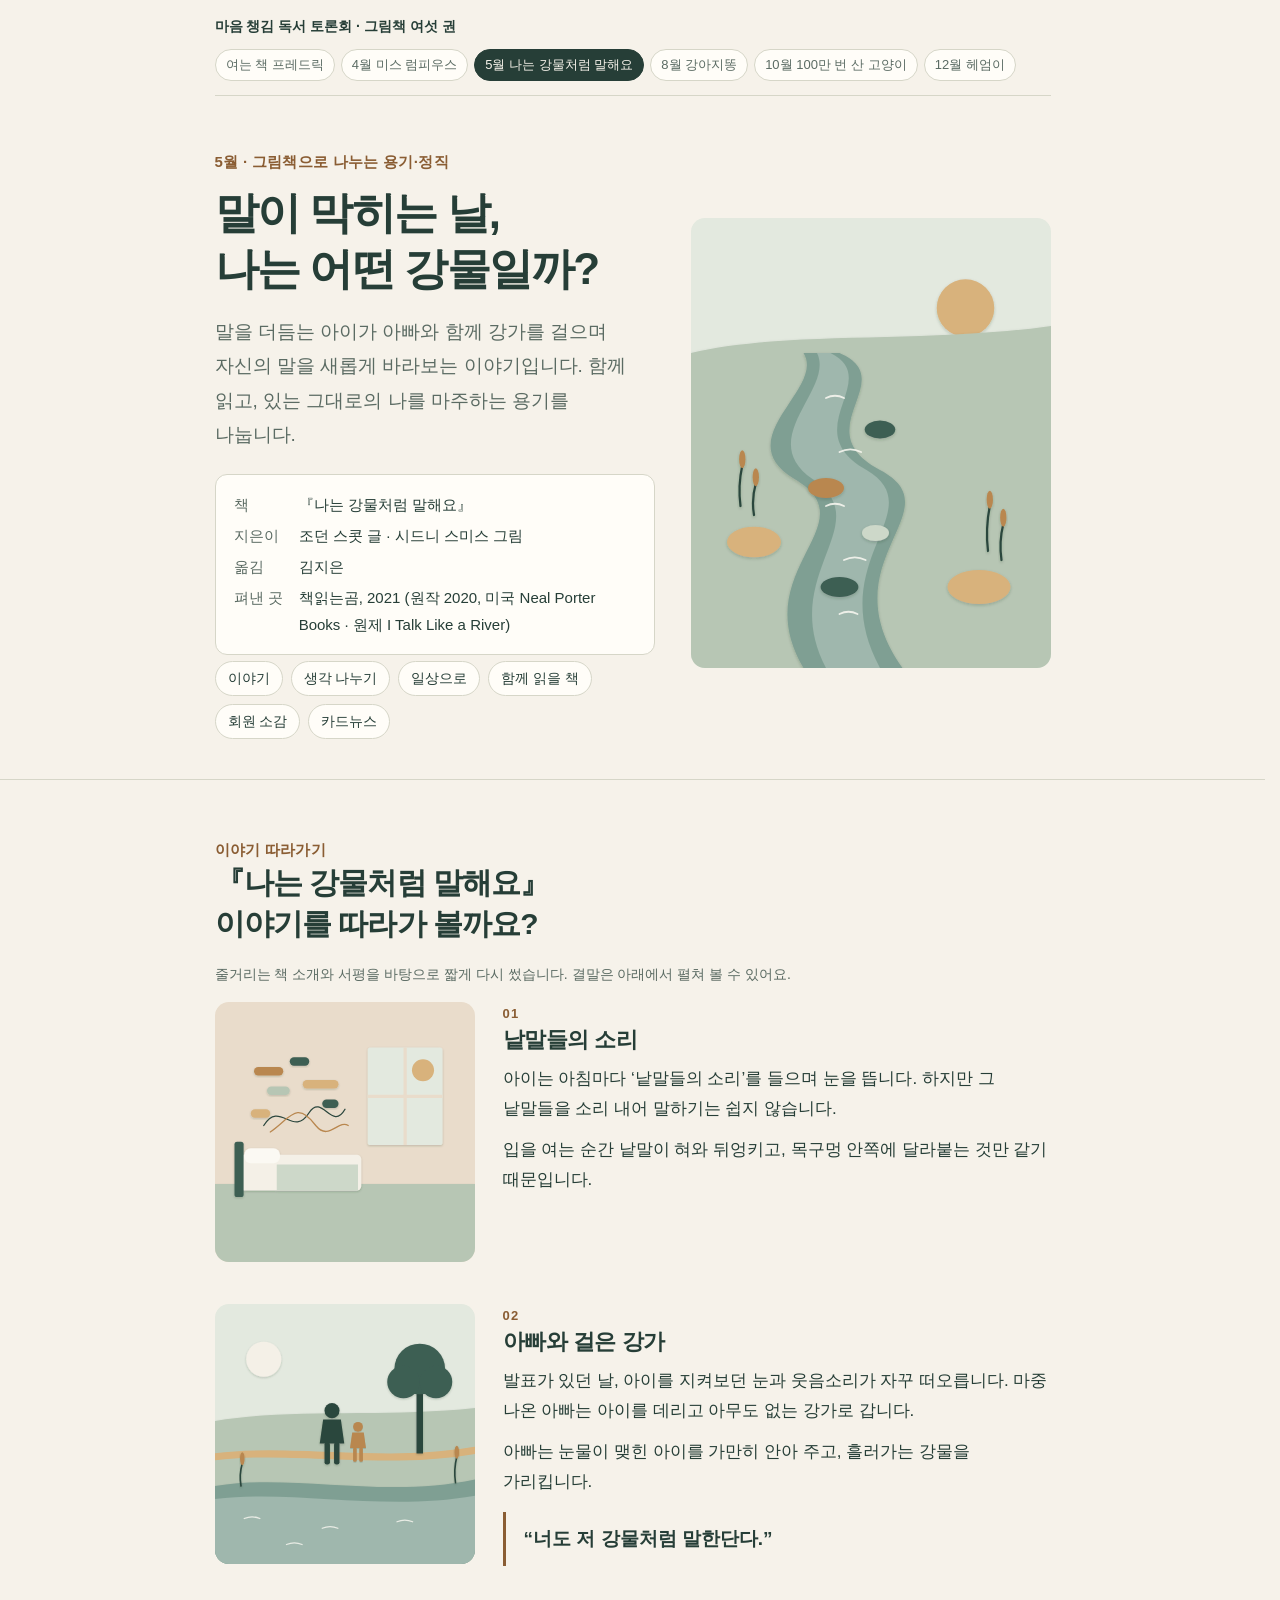
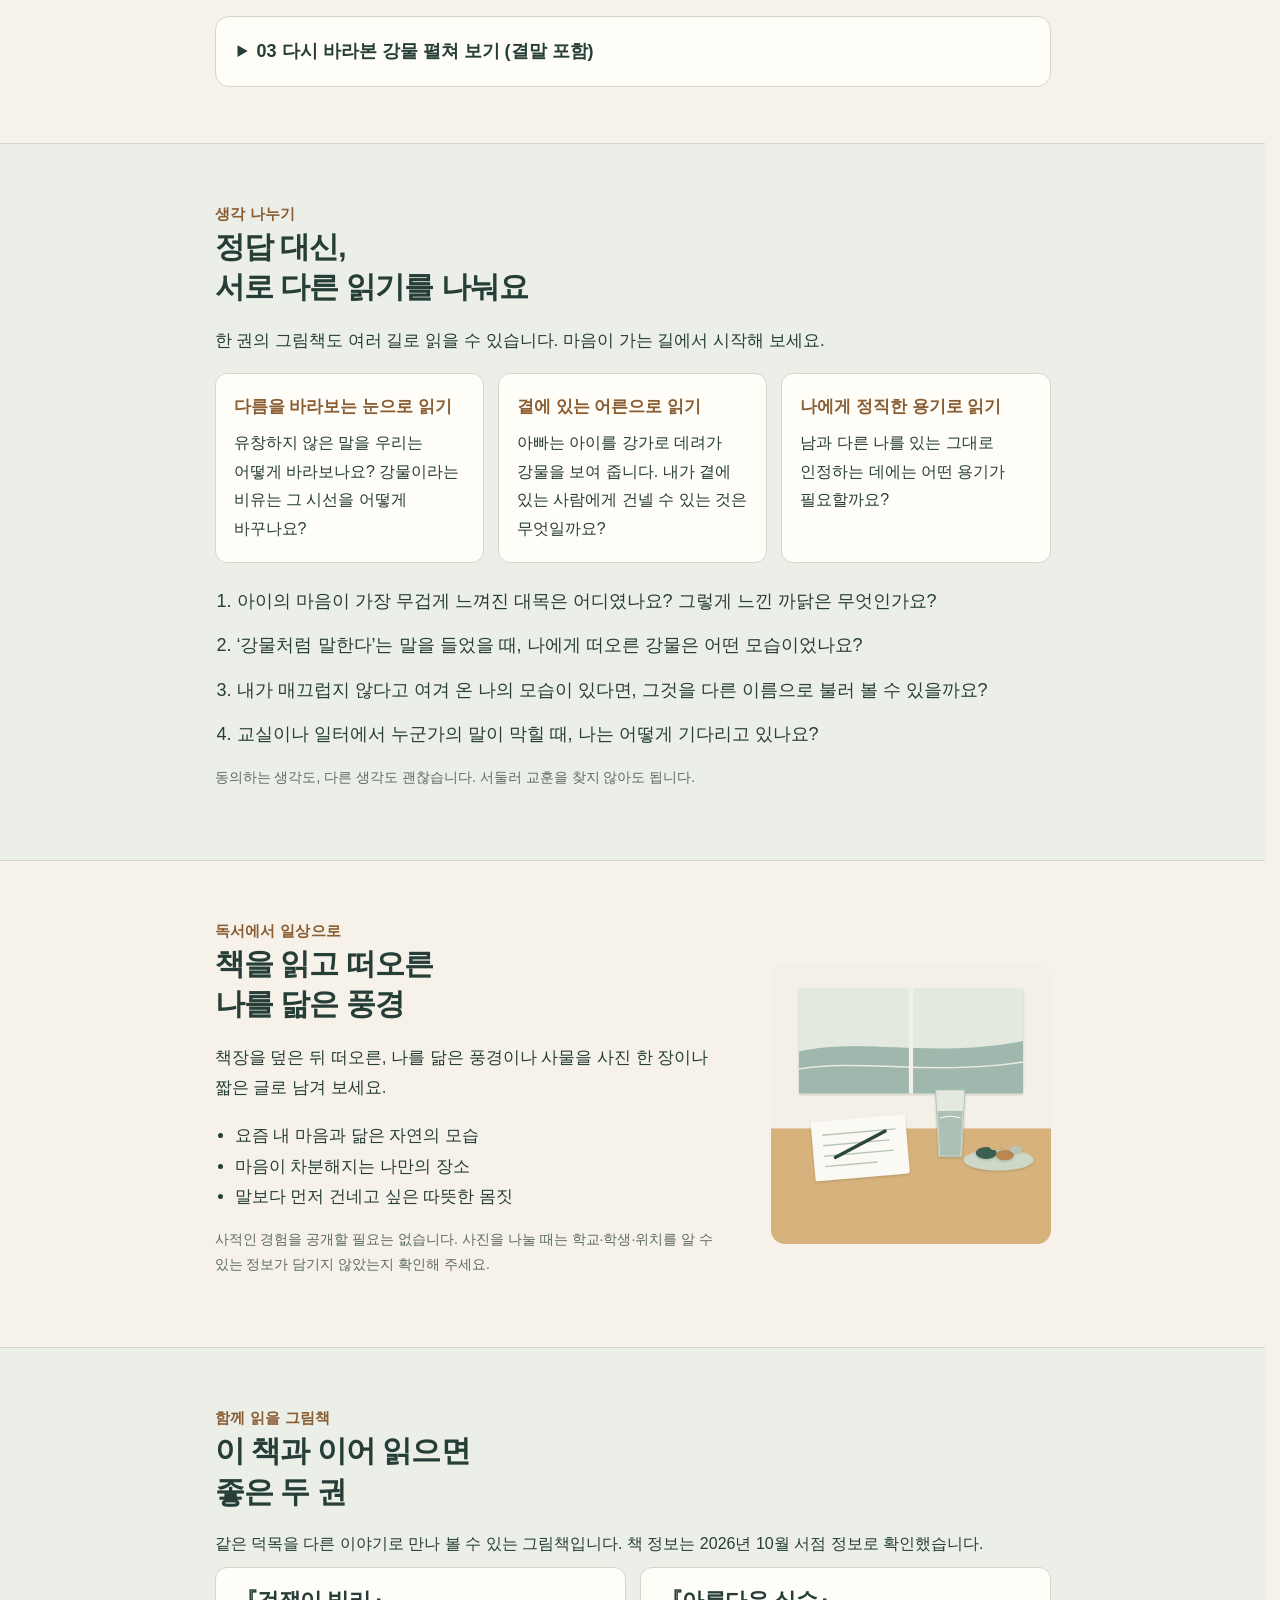
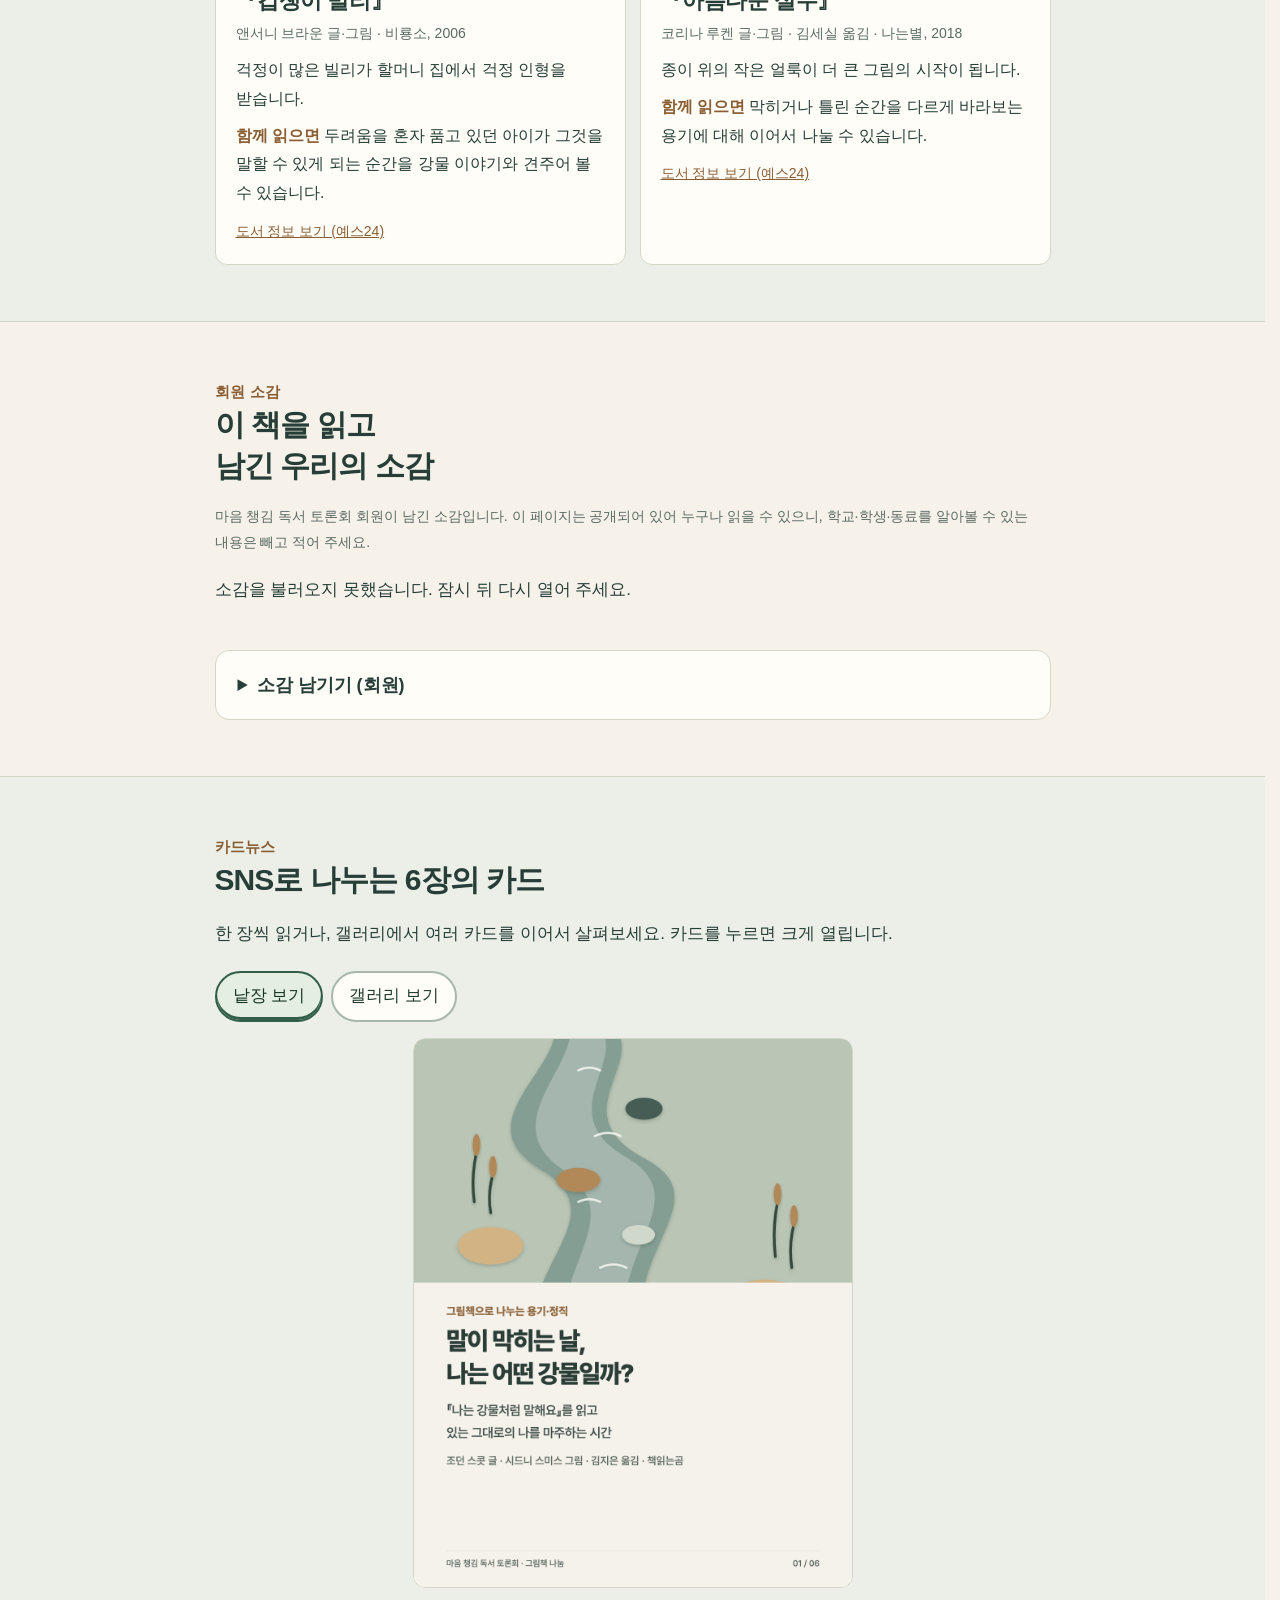
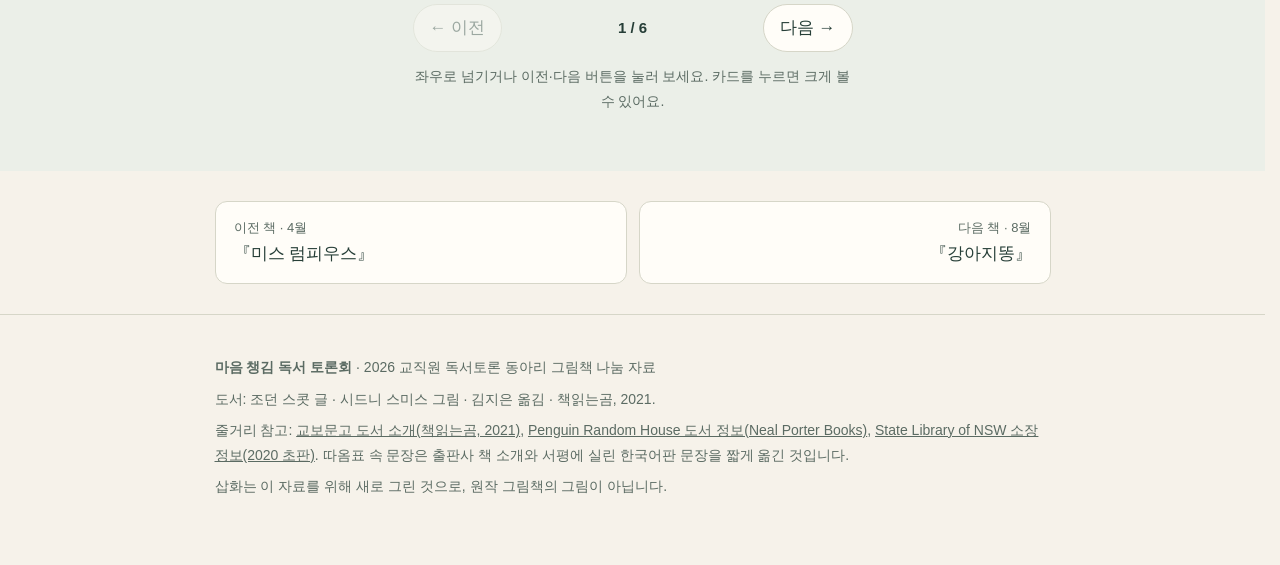
<file: river/index.html>
<!doctype html><html lang="ko"><head><meta charset="utf-8"><meta name="viewport" content="width=device-width,initial-scale=1"><title>『나는 강물처럼 말해요』로 나누는 용기·정직 | 마음 챙김 독서 토론회</title><meta name="description" content="말을 더듬는 아이가 아빠와 함께 강가를 걸으며 자신의 말을 새롭게 바라보는 이야기입니다. 함께 읽고, 있는 그대로의 나를 마주하는 용기를 나눕니다."><meta property="og:title" content="말이 막히는 날, 나는 어떤 강물일까?"><link rel="icon" href="../favicon.svg" type="image/svg+xml"><link rel="apple-touch-icon" href="../apple-touch-icon.png"><style>:root{--paper:#f6f2ea;--paper2:#ebefe8;--ink:#263e37;--sub:#5b6b63;--accent:#8a5d33;--line:#d6d6c8;--card:#fffdf8}
*{box-sizing:border-box}html{scroll-behavior:smooth}body{margin:0;background:var(--paper);color:var(--ink);font:17px/1.8 "Pretendard","Apple SD Gothic Neo","Noto Sans KR","Malgun Gothic",sans-serif;word-break:keep-all;-webkit-text-size-adjust:100%}
.wrap{max-width:880px;margin:0 auto;padding:0 22px}header.top{padding:18px 0;border-bottom:1px solid var(--line);font-size:14px;color:var(--sub);display:flex;justify-content:space-between;gap:12px;flex-wrap:wrap}
.hero{display:grid;grid-template-columns:1.1fr .9fr;gap:36px;align-items:center;padding:52px 0 40px}.eyebrow{color:var(--accent);font-weight:600;font-size:15px;letter-spacing:.02em}
h1{font-size:44px;line-height:1.28;letter-spacing:-.04em;margin:10px 0 18px}h2{font-size:30px;letter-spacing:-.03em;line-height:1.35;margin:0 0 18px}h3{font-size:22px;letter-spacing:-.02em;margin:0 0 8px;line-height:1.4}
.lead{font-size:19px;color:var(--sub);margin:0 0 22px}.art svg{width:100%;height:auto;display:block;border-radius:14px}
.biblio{display:grid;grid-template-columns:auto 1fr;gap:4px 16px;font-size:15px;margin:0;padding:16px 18px;background:var(--card);border:1px solid var(--line);border-radius:12px}.biblio dt{color:var(--sub)}.biblio dd{margin:0}
nav.toc{display:flex;gap:8px;flex-wrap:wrap;margin:6px 0 0}nav.toc a{font-size:14px;color:var(--ink);text-decoration:none;border:1px solid var(--line);border-radius:999px;padding:4px 12px;background:var(--card)}
section{padding:56px 0;border-top:1px solid var(--line)}section.alt{background:var(--paper2)}
.story{display:grid;gap:42px}.step{display:grid;grid-template-columns:260px 1fr;gap:28px;align-items:start}.step .num{font-size:13px;color:var(--accent);font-weight:700;letter-spacing:.1em}.step p{margin:0 0 10px}
blockquote{margin:14px 0 0;padding:10px 0 10px 18px;border-left:3px solid var(--accent);font-size:19px;font-weight:600}
details{margin-top:8px;background:var(--card);border:1px solid var(--line);border-radius:14px;padding:18px 22px}summary{cursor:pointer;font-weight:700;font-size:18px}details[open] summary{margin-bottom:16px}
.lens{display:grid;grid-template-columns:repeat(3,1fr);gap:14px;margin-top:8px}.lens div{background:var(--card);border:1px solid var(--line);border-radius:12px;padding:18px}.lens b{display:block;color:var(--accent);margin-bottom:6px}.lens p{margin:0;font-size:16px}
ol.q{padding-left:22px;margin:22px 0 0}ol.q li{margin:0 0 12px;font-size:18px}
.daily{display:grid;grid-template-columns:1fr 280px;gap:28px;align-items:center}.daily ul{padding-left:20px;margin:12px 0}.note{font-size:14px;color:var(--sub)}
.cards{display:grid;grid-template-columns:repeat(auto-fill,minmax(240px,1fr));gap:14px;margin-top:18px}.cards img{width:100%;height:auto;display:block;border-radius:10px;border:1px solid var(--line)}
footer{padding:40px 0 60px;border-top:1px solid var(--line);font-size:14px;color:var(--sub)}footer p{margin:0 0 6px}footer a{color:var(--sub)}
@media (max-width:720px){body{font-size:16px}.hero{grid-template-columns:1fr;padding-top:34px}h1{font-size:34px}h2{font-size:25px}.step{grid-template-columns:1fr;gap:14px}.step .art{max-width:340px}.lens{grid-template-columns:1fr}.daily{grid-template-columns:1fr}.daily .art{max-width:300px}}
.sitebar{display:flex;justify-content:space-between;align-items:center;gap:10px;flex-wrap:wrap;padding:14px 0;border-bottom:1px solid var(--line);font-size:14px}.sitebar a{color:var(--ink);text-decoration:none}.sitebar .home{font-weight:700}.shelf{display:flex;gap:6px;flex-wrap:wrap}.shelf a{font-size:13px;border:1px solid var(--line);border-radius:999px;padding:3px 10px;background:var(--card);color:var(--sub)}.shelf a.on{background:var(--ink);color:var(--paper);border-color:var(--ink)}
.pager{display:grid;grid-template-columns:1fr 1fr;gap:12px;padding:30px 0}.pager a{display:block;border:1px solid var(--line);border-radius:12px;padding:14px 18px;background:var(--card);text-decoration:none;color:var(--ink)}.pager a small{display:block;color:var(--sub);font-size:13px}.pager .next{text-align:right}
.extra{margin-top:14px;padding:14px 16px;border:1px dashed var(--line);border-radius:12px;font-size:15px;background:var(--card)}
.grid6{display:grid;grid-template-columns:repeat(auto-fill,minmax(250px,1fr));gap:18px;margin-top:22px}.bk{display:flex;flex-direction:column;background:var(--card);border:1px solid var(--line);border-radius:16px;overflow:hidden;text-decoration:none;color:var(--ink)}.bk .thumb svg{display:block;width:100%;height:200px}.bk .in{padding:16px 18px 18px}.chip{display:inline-block;font-size:12px;font-weight:700;color:var(--accent);letter-spacing:.04em}.bk h3{margin:6px 0 6px;font-size:21px}.bk p{margin:0;color:var(--sub);font-size:15px;line-height:1.6}.bk .go{margin-top:12px;font-size:14px;font-weight:700}
.flow{display:grid;grid-template-columns:repeat(4,1fr);gap:12px;margin-top:18px}.flow div{background:var(--card);border:1px solid var(--line);border-radius:12px;padding:16px}.flow b{display:block;color:var(--accent);font-size:13px;margin-bottom:4px}
@media (max-width:720px){.flow{grid-template-columns:1fr 1fr}.pager{grid-template-columns:1fr}.pager .next{text-align:left}}#voices .v-list{list-style:none;padding:0;margin:20px 0 0;display:grid;gap:12px}#voices .v-list li{background:var(--card);border:1px solid var(--line);border-radius:12px;padding:16px 18px}#voices .v-meta{display:flex;gap:10px;align-items:baseline;font-size:14px;color:var(--sub);margin-bottom:6px}#voices .v-meta b{color:var(--ink);font-size:16px}#voices .v-list p{margin:0;white-space:pre-wrap}#voices .v-empty{color:var(--sub)}
#voices form{display:grid;gap:12px;margin-top:4px}#voices label{display:grid;gap:6px;font-size:15px;font-weight:600}#voices input[type=text],#voices input[type=password],#voices textarea{font:inherit;font-weight:400;padding:10px 12px;border:1px solid var(--line);border-radius:10px;background:#fff;color:var(--ink)}#voices textarea{min-height:140px;resize:vertical}#voices .row{display:flex;gap:12px;flex-wrap:wrap;align-items:center;justify-content:space-between}#voices .keep{display:flex;gap:6px;align-items:center;font-weight:400;font-size:14px;color:var(--sub)}#voices button{font:inherit;font-weight:700;background:var(--ink);color:var(--paper);border:0;border-radius:999px;padding:10px 22px;cursor:pointer}#voices button:disabled{opacity:.5}#voices .v-msg{font-size:15px;color:var(--accent);min-height:1.5em;margin:0}.v-count{font-size:13px;color:var(--sub);font-weight:400}a:focus-visible,button:focus-visible,summary:focus-visible,input:focus-visible,textarea:focus-visible{outline:3px solid var(--accent);outline-offset:3px}
#voices .v-delete{margin-top:14px;border-top:1px solid var(--line);padding-top:10px}#voices .v-delete summary{cursor:pointer;font-size:14px;width:fit-content}#voices .v-delete-form{margin-top:12px;min-width:0}#voices .v-delete-form input{width:100%;min-width:0;box-sizing:border-box}#voices .v-delete-actions{display:flex;gap:10px;flex-wrap:wrap}#voices .v-delete-note{font-size:13px;font-weight:400;color:var(--sub);margin-top:10px!important}#voices button.v-cancel{background:transparent;color:var(--ink);border:1px solid var(--line)}#voices button:disabled{opacity:.5;cursor:wait}#voices .v-meta{flex-wrap:wrap}#voices .v-list li{min-width:0;overflow-wrap:anywhere}#voices .v-list .v-msg{margin-top:8px}#voices .v-list:focus{outline:3px solid var(--accent);outline-offset:3px}@media(max-width:480px){#voices .v-delete-actions button{flex:1;padding:10px 14px}#voices .v-delete-form label{font-size:14px}}
#together .tg{display:grid;grid-template-columns:repeat(2,1fr);gap:14px;margin-top:8px}#together article{background:var(--card);border:1px solid var(--line);border-radius:12px;padding:18px 20px}#together h3{margin:0 0 4px}#together .by{font-size:14px;color:var(--sub);margin:0 0 10px}#together p{margin:0 0 8px;font-size:16px}#together .with{color:var(--ink)}#together .with b{color:var(--accent)}#together a{font-size:14px;color:var(--accent)}@media(max-width:720px){#together .tg{grid-template-columns:1fr}}</style><link rel="stylesheet" href="../card-gallery.css?v=20261026c"></head><body>
<div class="wrap"><nav class="sitebar" aria-label="사이트 메뉴"><a class="home" href="../index.html">마음 챙김 독서 토론회 · 그림책 여섯 권</a><span class="shelf"><a href="../frederick/index.html">여는 책 프레드릭</a><a href="../rumphius/index.html">4월 미스 럼피우스</a><a href="../river/index.html" class="on" aria-current="page">5월 나는 강물처럼 말해요</a><a href="../ganajittong/index.html">8월 강아지똥</a><a href="../cat/index.html">10월 100만 번 산 고양이</a><a href="../swimmy/index.html">12월 헤엄이</a></span></nav></div>
<div class="wrap"><div class="hero"><div><div class="eyebrow">5월 · 그림책으로 나누는 용기·정직</div><h1>말이 막히는 날,<br>나는 어떤 강물일까?</h1><p class="lead">말을 더듬는 아이가 아빠와 함께 강가를 걸으며 자신의 말을 새롭게 바라보는 이야기입니다. 함께 읽고, 있는 그대로의 나를 마주하는 용기를 나눕니다.</p>
<dl class="biblio"><dt>책</dt><dd>『나는 강물처럼 말해요』</dd><dt>지은이</dt><dd>조던 스콧 글 · 시드니 스미스 그림</dd><dt>옮김</dt><dd>김지은</dd><dt>펴낸 곳</dt><dd>책읽는곰, 2021 (원작 2020, 미국 Neal Porter Books · 원제 I Talk Like a River)</dd></dl>
<nav class="toc" aria-label="바로 가기"><a href="#story">이야기</a><a href="#think">생각 나누기</a><a href="#daily">일상으로</a><a href="#together">함께 읽을 책</a><a href="#voices">회원 소감</a><a href="#cards">카드뉴스</a></nav></div>
<div class="art"><svg role="img" aria-label="『나는 강물처럼 말해요』 대표 삽화" xmlns="http://www.w3.org/2000/svg" viewBox="0 0 800 1000"><defs><filter id="f162" x="-20%" y="-20%" width="140%" height="140%"><feDropShadow dx="0" dy="3" stdDeviation="3" flood-color="#1d2e28" flood-opacity=".22"/></filter></defs><rect width="800" height="1000" fill="#e3e9df"/>
<circle cx="610" cy="200" r="64" fill="#d8b27c" filter="url(#f162)"/>
<path d="M0 300 C200 250 520 280 800 240 L800 1000 L0 1000Z" fill="#b7c6b4" filter="url(#f162)"/>
<path d="M330 300 C470 360 250 470 420 560 C590 650 300 760 470 1000 L250 1000 C120 780 400 680 230 580 C80 490 300 380 250 300Z" fill="#7f9f93" filter="url(#f162)"/>
<path d="M310 300 C430 360 230 470 390 560 C540 650 290 760 420 1000 L300 1000 C190 790 420 680 270 580 C140 490 320 380 280 300Z" fill="#9fb7ad"/>
<g fill="none" stroke="#fbf9f3" stroke-width="4" stroke-linecap="round" opacity=".85"><path d="M300 400 q20 -10 40 0"/><path d="M330 520 q24 -12 48 0"/><path d="M300 640 q20 -10 40 0"/><path d="M340 760 q24 -12 48 0"/><path d="M330 880 q20 -10 40 0"/></g>
<ellipse cx="420" cy="470" rx="34" ry="20" fill="#3d5e53" filter="url(#f162)"/><ellipse cx="300" cy="600" rx="40" ry="22" fill="#b9874f" filter="url(#f162)"/><ellipse cx="410" cy="700" rx="30" ry="18" fill="#cdd8c9" filter="url(#f162)"/><ellipse cx="330" cy="820" rx="42" ry="22" fill="#3d5e53" filter="url(#f162)"/>
<ellipse cx="140" cy="720" rx="60" ry="34" fill="#d8b27c" filter="url(#f162)"/><ellipse cx="640" cy="820" rx="70" ry="38" fill="#d8b27c" filter="url(#f162)"/>
<g filter="url(#f162)"><path d="M110 640 q-6 -45 4 -90" stroke="#2c473e" stroke-width="5" fill="none" stroke-linecap="round"/><ellipse cx="114" cy="536" rx="7" ry="20" fill="#b9874f"/></g><g filter="url(#f162)"><path d="M140 660 q-6 -35 4 -70" stroke="#2c473e" stroke-width="5" fill="none" stroke-linecap="round"/><ellipse cx="144" cy="576" rx="7" ry="20" fill="#b9874f"/></g><g filter="url(#f162)"><path d="M660 740 q-6 -50 4 -100" stroke="#2c473e" stroke-width="5" fill="none" stroke-linecap="round"/><ellipse cx="664" cy="626" rx="7" ry="20" fill="#b9874f"/></g><g filter="url(#f162)"><path d="M690 760 q-6 -40 4 -80" stroke="#2c473e" stroke-width="5" fill="none" stroke-linecap="round"/><ellipse cx="694" cy="666" rx="7" ry="20" fill="#b9874f"/></g></svg></div></div></div>
<section id="story"><div class="wrap"><div class="eyebrow">이야기 따라가기</div><h2>『나는 강물처럼 말해요』<br>이야기를 따라가 볼까요?</h2><p class="note">줄거리는 책 소개와 서평을 바탕으로 짧게 다시 썼습니다. 결말은 아래에서 펼쳐 볼 수 있어요.</p>
<div class="story"><div class="step"><div class="art"><svg role="img" aria-label="아침 햇살이 드는 창가의 침대와 방 안에 엉켜 떠 있는 둥근 조각들" xmlns="http://www.w3.org/2000/svg" viewBox="0 0 800 800"><defs><filter id="f163" x="-20%" y="-20%" width="140%" height="140%"><feDropShadow dx="0" dy="3" stdDeviation="3" flood-color="#1d2e28" flood-opacity=".22"/></filter></defs><rect width="800" height="800" fill="#e9dccb"/>
<rect x="470" y="140" width="230" height="300" rx="8" fill="#e3e9df" filter="url(#f163)"/><path d="M585 140 v300 M470 290 h230" stroke="#e9dccb" stroke-width="10"/><circle cx="640" cy="210" r="34" fill="#d8b27c"/>
<rect x="0" y="560" width="800" height="240" fill="#b7c6b4" filter="url(#f163)"/>
<g filter="url(#f163)"><rect x="70" y="470" width="380" height="110" rx="14" fill="#f4f0e7"/><rect x="60" y="430" width="28" height="170" rx="8" fill="#3d5e53"/><rect x="90" y="450" width="110" height="46" rx="20" fill="#fbf9f3"/><path d="M190 500 h250 v80 h-250z" fill="#cdd8c9"/></g>
<rect x="120" y="200" width="90" height="26" rx="13" fill="#b9874f" filter="url(#f163)"/><rect x="230" y="170" width="60" height="26" rx="13" fill="#3d5e53" filter="url(#f163)"/><rect x="160" y="260" width="70" height="26" rx="13" fill="#b7c6b4" filter="url(#f163)"/><rect x="270" y="240" width="110" height="26" rx="13" fill="#d8b27c" filter="url(#f163)"/><rect x="330" y="300" width="50" height="26" rx="13" fill="#3d5e53" filter="url(#f163)"/><rect x="110" y="330" width="60" height="26" rx="13" fill="#d8b27c" filter="url(#f163)"/>
<path d="M150 380 C200 300 240 420 290 340 C330 280 360 400 400 330" fill="none" stroke="#2c473e" stroke-width="4" stroke-linecap="round"/>
<path d="M170 400 C230 360 250 300 310 380 C350 430 380 360 410 380" fill="none" stroke="#b9874f" stroke-width="4" stroke-linecap="round"/></svg></div><div><div class="num">01</div><h3>낱말들의 소리</h3><p>아이는 아침마다 ‘낱말들의 소리’를 들으며 눈을 뜹니다. 하지만 그 낱말들을 소리 내어 말하기는 쉽지 않습니다.</p><p>입을 여는 순간 낱말이 혀와 뒤엉키고, 목구멍 안쪽에 달라붙는 것만 같기 때문입니다.</p></div></div><div class="step"><div class="art"><svg role="img" aria-label="강가 오솔길을 함께 걷는 어른과 아이의 실루엣, 곁에 선 나무" xmlns="http://www.w3.org/2000/svg" viewBox="0 0 800 800"><defs><filter id="f164" x="-20%" y="-20%" width="140%" height="140%"><feDropShadow dx="0" dy="3" stdDeviation="3" flood-color="#1d2e28" flood-opacity=".22"/></filter></defs><rect width="800" height="800" fill="#e3e9df"/>
<circle cx="150" cy="170" r="54" fill="#f4f0e7" filter="url(#f164)"/>
<path d="M0 360 C220 320 520 350 800 320 L800 800 L0 800Z" fill="#b7c6b4" filter="url(#f164)"/>
<path d="M0 560 C240 520 520 600 800 540 L800 800 L0 800Z" fill="#7f9f93" filter="url(#f164)"/>
<path d="M0 600 C240 570 520 640 800 590 L800 800 L0 800Z" fill="#9fb7ad"/>
<g fill="none" stroke="#fbf9f3" stroke-width="4" stroke-linecap="round" opacity=".8"><path d="M90 660 q24 -10 48 0"/><path d="M330 690 q24 -10 48 0"/><path d="M560 670 q24 -10 48 0"/><path d="M220 740 q24 -10 48 0"/></g>
<path d="M0 470 C240 440 520 500 800 450" fill="none" stroke="#d8b27c" stroke-width="22" stroke-linecap="round"/>
<g filter="url(#f164)"><rect x="620" y="210" width="20" height="250" fill="#2c473e"/><circle cx="630" cy="200" r="78" fill="#3d5e53"/><circle cx="580" cy="240" r="50" fill="#3d5e53"/><circle cx="680" cy="240" r="50" fill="#3d5e53"/></g>
<g transform="translate(360 452) scale(1.05)" filter="url(#f164)"><circle cx="0" cy="-118" r="22" fill="#2c473e"/><path d="M-26 -92 h52 l10 70 h-72z" fill="#2c473e"/><rect x="-22" y="-26" width="16" height="66" rx="7" fill="#2c473e"/><rect x="6" y="-26" width="16" height="66" rx="7" fill="#2c473e"/></g><g transform="translate(440 458) scale(0.68)" filter="url(#f164)"><circle cx="0" cy="-118" r="22" fill="#b9874f"/><path d="M-26 -92 h52 l10 70 h-72z" fill="#b9874f"/><rect x="-22" y="-26" width="16" height="66" rx="7" fill="#b9874f"/><rect x="6" y="-26" width="16" height="66" rx="7" fill="#b9874f"/></g>
<g filter="url(#f164)"><path d="M80 560 q-6 -35 4 -70" stroke="#2c473e" stroke-width="5" fill="none" stroke-linecap="round"/><ellipse cx="84" cy="476" rx="7" ry="20" fill="#b9874f"/></g><g filter="url(#f164)"><path d="M740 550 q-6 -40 4 -80" stroke="#2c473e" stroke-width="5" fill="none" stroke-linecap="round"/><ellipse cx="744" cy="456" rx="7" ry="20" fill="#b9874f"/></g></svg></div><div><div class="num">02</div><h3>아빠와 걸은 강가</h3><p>발표가 있던 날, 아이를 지켜보던 눈과 웃음소리가 자꾸 떠오릅니다. 마중 나온 아빠는 아이를 데리고 아무도 없는 강가로 갑니다.</p><p>아빠는 눈물이 맺힌 아이를 가만히 안아 주고, 흘러가는 강물을 가리킵니다.</p><blockquote>“너도 저 강물처럼 말한단다.”</blockquote></div></div><details><summary>03 다시 바라본 강물 펼쳐 보기 (결말 포함)</summary><div class="step"><div class="art"><svg role="img" aria-label="바위에 부딪쳐 물보라가 일고 소용돌이치며 흘러가는 강물" xmlns="http://www.w3.org/2000/svg" viewBox="0 0 800 800"><defs><filter id="f165" x="-20%" y="-20%" width="140%" height="140%"><feDropShadow dx="0" dy="3" stdDeviation="3" flood-color="#1d2e28" flood-opacity=".22"/></filter></defs><rect width="800" height="800" fill="#e9dccb"/>
<path d="M0 250 C200 200 560 230 800 190 L800 800 L0 800Z" fill="#7f9f93" filter="url(#f165)"/>
<path d="M0 280 C220 240 560 270 800 230 L800 800 L0 800Z" fill="#9fb7ad"/>
<g fill="none" stroke="#fbf9f3" stroke-width="5" stroke-linecap="round"><path d="M80 330 C180 300 260 360 360 320 C460 290 540 350 700 310"/><path d="M60 560 C160 520 260 600 380 560 C500 520 600 590 760 540"/></g>
<g fill="none" stroke="#fbf9f3" stroke-width="4" stroke-linecap="round" opacity=".9"><path d="M220 440 m-46 0 a46 46 0 1 1 46 46 a30 30 0 1 1 -24 -36 a14 14 0 1 1 10 14"/><path d="M590 640 m-40 0 a40 40 0 1 1 40 40 a26 26 0 1 1 -20 -32 a12 12 0 1 1 8 12"/></g>
<ellipse cx="420" cy="450" rx="64" ry="34" fill="#3d5e53" filter="url(#f165)"/><ellipse cx="470" cy="470" rx="34" ry="20" fill="#b9874f" filter="url(#f165)"/><ellipse cx="160" cy="640" rx="50" ry="26" fill="#3d5e53" filter="url(#f165)"/><ellipse cx="700" cy="440" rx="40" ry="22" fill="#d8b27c" filter="url(#f165)"/>
<g fill="#fbf9f3" filter="url(#f165)"><circle cx="360" cy="420" r="9"/><circle cx="340" cy="395" r="6"/><circle cx="378" cy="392" r="5"/><circle cx="350" cy="440" r="5"/><circle cx="215" cy="610" r="7"/><circle cx="205" cy="588" r="5"/><circle cx="232" cy="592" r="4"/></g>
<path d="M440 400 q30 -40 60 -10 q20 -40 50 0" fill="none" stroke="#fbf9f3" stroke-width="5" stroke-linecap="round"/>
<path d="M0 760 C240 740 560 780 800 750" fill="none" stroke="#fbf9f3" stroke-width="5" stroke-linecap="round" opacity=".7"/></svg></div><div><p>아빠의 말을 듣고 다시 바라본 강물은 굽이치고, 소용돌이치고, 부딪치고, 부서지면서 흘러갑니다. 돌멩이처럼 웅크렸던 아이의 마음도 조금씩 풀리기 시작합니다.</p><p>이 그림책은 시인 조던 스콧의 어린 시절 이야기입니다. 아이가 되뇌는 ‘나는 강물처럼 말한다’는 실제로 그의 아버지가 들려준 말이라고 합니다.</p></div></div></details></div></div></section>
<section id="think" class="alt"><div class="wrap"><div class="eyebrow">생각 나누기</div><h2>정답 대신,<br>서로 다른 읽기를 나눠요</h2><p>한 권의 그림책도 여러 길로 읽을 수 있습니다. 마음이 가는 길에서 시작해 보세요.</p>
<div class="lens"><div><b>다름을 바라보는 눈으로 읽기</b><p>유창하지 않은 말을 우리는 어떻게 바라보나요? 강물이라는 비유는 그 시선을 어떻게 바꾸나요?</p></div><div><b>곁에 있는 어른으로 읽기</b><p>아빠는 아이를 강가로 데려가 강물을 보여 줍니다. 내가 곁에 있는 사람에게 건넬 수 있는 것은 무엇일까요?</p></div><div><b>나에게 정직한 용기로 읽기</b><p>남과 다른 나를 있는 그대로 인정하는 데에는 어떤 용기가 필요할까요?</p></div></div><ol class="q"><li>아이의 마음이 가장 무겁게 느껴진 대목은 어디였나요? 그렇게 느낀 까닭은 무엇인가요?</li><li>‘강물처럼 말한다’는 말을 들었을 때, 나에게 떠오른 강물은 어떤 모습이었나요?</li><li>내가 매끄럽지 않다고 여겨 온 나의 모습이 있다면, 그것을 다른 이름으로 불러 볼 수 있을까요?</li><li>교실이나 일터에서 누군가의 말이 막힐 때, 나는 어떻게 기다리고 있나요?</li></ol><p class="note">동의하는 생각도, 다른 생각도 괜찮습니다. 서둘러 교훈을 찾지 않아도 됩니다.</p></div></section>
<section id="daily"><div class="wrap daily"><div><div class="eyebrow">독서에서 일상으로</div><h2>책을 읽고 떠오른<br>나를 닮은 풍경</h2><p>책장을 덮은 뒤 떠오른, 나를 닮은 풍경이나 사물을 사진 한 장이나 짧은 글로 남겨 보세요.</p><ul><li>요즘 내 마음과 닮은 자연의 모습</li><li>마음이 차분해지는 나만의 장소</li><li>말보다 먼저 건네고 싶은 따뜻한 몸짓</li></ul><p class="note">사적인 경험을 공개할 필요는 없습니다. 사진을 나눌 때는 학교·학생·위치를 알 수 있는 정보가 담기지 않았는지 확인해 주세요.</p></div><div class="art"><svg role="img" aria-label="일상의 한 장면을 담은 삽화" xmlns="http://www.w3.org/2000/svg" viewBox="0 0 800 800"><defs><filter id="f166" x="-20%" y="-20%" width="140%" height="140%"><feDropShadow dx="0" dy="3" stdDeviation="3" flood-color="#1d2e28" flood-opacity=".22"/></filter></defs><rect width="800" height="800" fill="#f4f0e7"/>
<rect x="80" y="70" width="640" height="300" rx="8" fill="#e3e9df" filter="url(#f166)"/><path d="M0 0" />
<path d="M80 250 C260 210 460 270 720 220 L720 370 L80 370Z" fill="#9fb7ad"/><path d="M80 300 C260 270 460 320 720 280" fill="none" stroke="#fbf9f3" stroke-width="4" opacity=".8"/>
<path d="M400 70 v300" stroke="#f4f0e7" stroke-width="12"/>
<rect x="0" y="470" width="800" height="330" fill="#d8b27c" filter="url(#f166)"/>
<g filter="url(#f166)"><rect x="120" y="440" width="270" height="170" rx="6" fill="#fbf9f3" transform="rotate(-5 255 525)"/></g>
<g stroke="#b7c6b4" stroke-width="4" transform="rotate(-5 255 525)"><path d="M150 480 h210"/><path d="M150 510 h190"/><path d="M150 540 h200"/><path d="M150 570 h150"/></g>
<rect x="250" y="430" width="10" height="170" rx="4" fill="#2c473e" transform="rotate(62 255 515)"/>
<g filter="url(#f166)"><path d="M470 360 h84 l-10 190 h-64z" fill="#e3e9df" stroke="#b7c6b4" stroke-width="3"/></g><path d="M476 420 h72 l-7 128 h-58z" fill="#9fb7ad" opacity=".8"/><path d="M482 440 q30 -10 60 0" stroke="#fbf9f3" stroke-width="3" fill="none"/>
<g filter="url(#f166)"><ellipse cx="650" cy="560" rx="100" ry="30" fill="#cdd8c9"/></g>
<ellipse cx="615" cy="540" rx="30" ry="17" fill="#3d5e53" filter="url(#f166)"/><ellipse cx="668" cy="546" rx="26" ry="15" fill="#b9874f" filter="url(#f166)"/><ellipse cx="700" cy="530" rx="18" ry="11" fill="#b7c6b4" filter="url(#f166)"/><ellipse cx="640" cy="522" rx="16" ry="10" fill="#d8b27c" filter="url(#f166)"/></svg></div></div></section>
<section id="together" class="alt"><div class="wrap"><div class="eyebrow">함께 읽을 그림책</div><h2>이 책과 이어 읽으면<br>좋은 두 권</h2><p>같은 덕목을 다른 이야기로 만나 볼 수 있는 그림책입니다. 책 정보는 2026년 10월 서점 정보로 확인했습니다.</p><div class="tg"><article><h3>『겁쟁이 빌리』</h3><p class="by">앤서니 브라운 글·그림 · 비룡소, 2006</p><p>걱정이 많은 빌리가 할머니 집에서 걱정 인형을 받습니다.</p><p class="with"><b>함께 읽으면</b> 두려움을 혼자 품고 있던 아이가 그것을 말할 수 있게 되는 순간을 강물 이야기와 견주어 볼 수 있습니다.</p><a href="https://www.yes24.com/product/goods/2145281" target="_blank" rel="noopener">도서 정보 보기 (예스24)</a></article><article><h3>『아름다운 실수』</h3><p class="by">코리나 루켄 글·그림 · 김세실 옮김 · 나는별, 2018</p><p>종이 위의 작은 얼룩이 더 큰 그림의 시작이 됩니다.</p><p class="with"><b>함께 읽으면</b> 막히거나 틀린 순간을 다르게 바라보는 용기에 대해 이어서 나눌 수 있습니다.</p><a href="https://www.yes24.com/product/goods/58259667" target="_blank" rel="noopener">도서 정보 보기 (예스24)</a></article></div></div></section>
<section id="voices" data-book="river"><div class="wrap"><div class="eyebrow">회원 소감</div><h2>이 책을 읽고<br>남긴 우리의 소감</h2><p class="note">마음 챙김 독서 토론회 회원이 남긴 소감입니다. 이 페이지는 공개되어 있어 누구나 읽을 수 있으니, 학교·학생·동료를 알아볼 수 있는 내용은 빼고 적어 주세요.</p>
<ul class="v-list" aria-live="polite"><li><p class="v-empty">소감을 불러오는 중…</p></li></ul>
<details style="margin-top:22px"><summary>소감 남기기 (회원)</summary><form><label>별명<input type="text" name="name" maxlength="20" autocomplete="nickname" placeholder="모임에서 정한 별명"></label><label><span class="row"><span>소감</span><span class="v-count">0 / 1000</span></span><textarea name="text" maxlength="1000" placeholder="마음에 남은 대목, 떠오른 생각, 아직 남은 질문을 자유롭게 적어 주세요."></textarea></label><label>공통 코드<input type="password" name="code" autocomplete="off" placeholder="공지된 공통 코드 (띄어쓰기 상관없음)"></label><label>삭제 비밀번호<input type="password" name="password" required minlength="6" maxlength="128" autocomplete="new-password" aria-describedby="delete-password-help" placeholder="이 소감을 지울 때 쓸 6~128자"></label><p id="delete-password-help" class="note" style="margin:0">다른 기기에서도 작성할 때 정한 같은 비밀번호로 이 소감을 삭제할 수 있습니다. 앞뒤 공백도 비밀번호에 포함됩니다. 비밀번호를 잊었다면 대표 선생님께 요청해 주세요.</p><div class="row"><span class="keep"><input type="checkbox" name="keep" id="keep"><label for="keep" style="font-weight:400;display:inline">이 기기에 공통 코드 기억하기</label></span><button type="submit">소감 남기기</button></div><p class="v-msg" role="status"></p><p class="note" style="margin:0">다음 작성 때 편하도록 이 브라우저에 별명을 기억합니다. 삭제 비밀번호는 이 사이트가 브라우저에 저장하지 않습니다. 소감 수정이나 예전 소감 삭제는 대표 선생님께 요청해 주세요.</p></form></details></div></section>
<section id="cards" class="alt"><div class="wrap"><div class="eyebrow">카드뉴스</div><h2>SNS로 나누는 6장의 카드</h2><p>한 장씩 읽거나, 갤러리에서 여러 카드를 이어서 살펴보세요. 카드를 누르면 크게 열립니다.</p>
<div class="card-views" role="group" aria-label="카드 보기 방식"><button type="button" data-view="single" aria-pressed="true" aria-controls="sns-card-gallery">낱장 보기</button><button type="button" data-view="gallery" aria-pressed="false" aria-controls="sns-card-gallery">갤러리 보기</button></div>
<div class="card-gallery" id="sns-card-gallery" data-view="single" role="region" aria-label="나는 강물처럼 말해요 SNS 카드 6장"><div class="card-track" id="sns-card-track" role="group" tabindex="-1" aria-label="카드 이미지, 좌우 방향키로 넘기기"><a class="card-tile" href="cards/card01.png" aria-label="1번 카드 크게 보기" aria-haspopup="dialog"><img src="cards/card01.png" alt="『나는 강물처럼 말해요』 나눔 카드 1, 전체 6장" width="1080" height="1350" loading="lazy" draggable="false"></a><a class="card-tile" href="cards/card02.png" aria-label="2번 카드 크게 보기" aria-haspopup="dialog"><img src="cards/card02.png" alt="『나는 강물처럼 말해요』 나눔 카드 2, 전체 6장" width="1080" height="1350" loading="lazy" draggable="false"></a><a class="card-tile" href="cards/card03.png" aria-label="3번 카드 크게 보기" aria-haspopup="dialog"><img src="cards/card03.png" alt="『나는 강물처럼 말해요』 나눔 카드 3, 전체 6장" width="1080" height="1350" loading="lazy" draggable="false"></a><a class="card-tile" href="cards/card04.png" aria-label="4번 카드 크게 보기" aria-haspopup="dialog"><img src="cards/card04.png" alt="『나는 강물처럼 말해요』 나눔 카드 4, 전체 6장" width="1080" height="1350" loading="lazy" draggable="false"></a><a class="card-tile" href="cards/card05.png" aria-label="5번 카드 크게 보기" aria-haspopup="dialog"><img src="cards/card05.png" alt="『나는 강물처럼 말해요』 나눔 카드 5, 전체 6장" width="1080" height="1350" loading="lazy" draggable="false"></a><a class="card-tile" href="cards/card06.png" aria-label="6번 카드 크게 보기" aria-haspopup="dialog"><img src="cards/card06.png" alt="『나는 강물처럼 말해요』 나눔 카드 6, 전체 6장" width="1080" height="1350" loading="lazy" draggable="false"></a></div>
<div class="gallery-controls"><button type="button" class="gallery-prev" aria-label="이전 카드" aria-controls="sns-card-track" aria-disabled="true">← 이전</button><span class="gallery-count" role="status" aria-live="polite" aria-atomic="true">1 / 6</span><button type="button" class="gallery-next" aria-label="다음 카드" aria-controls="sns-card-track">다음 →</button></div>
<p class="gallery-help">좌우로 넘기거나 이전·다음 버튼을 눌러 보세요. 카드를 누르면 크게 볼 수 있어요.</p></div>
<dialog class="card-viewer" aria-labelledby="viewer-title"><div class="viewer-toolbar"><h3 id="viewer-title">『나는 강물처럼 말해요』 카드 크게 보기</h3><div class="viewer-toolbar-actions"><button type="button" class="viewer-zoom" aria-pressed="false">더 크게</button><button type="button" class="viewer-close" aria-label="확대 보기 닫기">닫기 ×</button></div></div><div class="viewer-stage" role="group" tabindex="0" aria-label="확대 카드 이미지"><img alt=""></div><div class="viewer-controls"><button type="button" class="viewer-prev" aria-label="확대 보기 이전 카드">← 이전</button><span class="viewer-count" role="status" aria-live="polite" aria-atomic="true"></span><button type="button" class="viewer-next" aria-label="확대 보기 다음 카드">다음 →</button></div><p class="viewer-help">← → 키로 넘기기 · Esc로 닫기 · 길게 누르거나 오른쪽 버튼으로 이미지 저장</p></dialog>
</div></section>
<div class="wrap"><nav class="pager" aria-label="이전·다음 책"><a href="../rumphius/index.html"><small>이전 책 · 4월</small>『미스 럼피우스』</a><a class="next" href="../ganajittong/index.html"><small>다음 책 · 8월</small>『강아지똥』</a></nav></div>
<footer><div class="wrap"><p><b>마음 챙김 독서 토론회</b> · 2026 교직원 독서토론 동아리 그림책 나눔 자료</p><p>도서: 조던 스콧 글 · 시드니 스미스 그림 · 김지은 옮김 · 책읽는곰, 2021.</p><p>줄거리 참고: <a href="https://product.kyobobook.co.kr/detail/S000001766164">교보문고 도서 소개(책읽는곰, 2021)</a>, <a href="https://www.penguinrandomhouse.com/books/624747/i-talk-like-a-river-by-jordan-scott-illustrated-by-sydney-smith">Penguin Random House 도서 정보(Neal Porter Books)</a>, <a href="https://collection.sl.nsw.gov.au/record/74VKa3pVJ3QX">State Library of NSW 소장 정보(2020 초판)</a>. 따옴표 속 문장은 출판사 책 소개와 서평에 실린 한국어판 문장을 짧게 옮긴 것입니다.</p><p>삽화는 이 자료를 위해 새로 그린 것으로, 원작 그림책의 그림이 아닙니다.</p></div></footer><script src="../comments.js?v=20261026-delete1" defer></script><script src="../card-gallery.js?v=20261026c" defer></script></body></html>
</file>
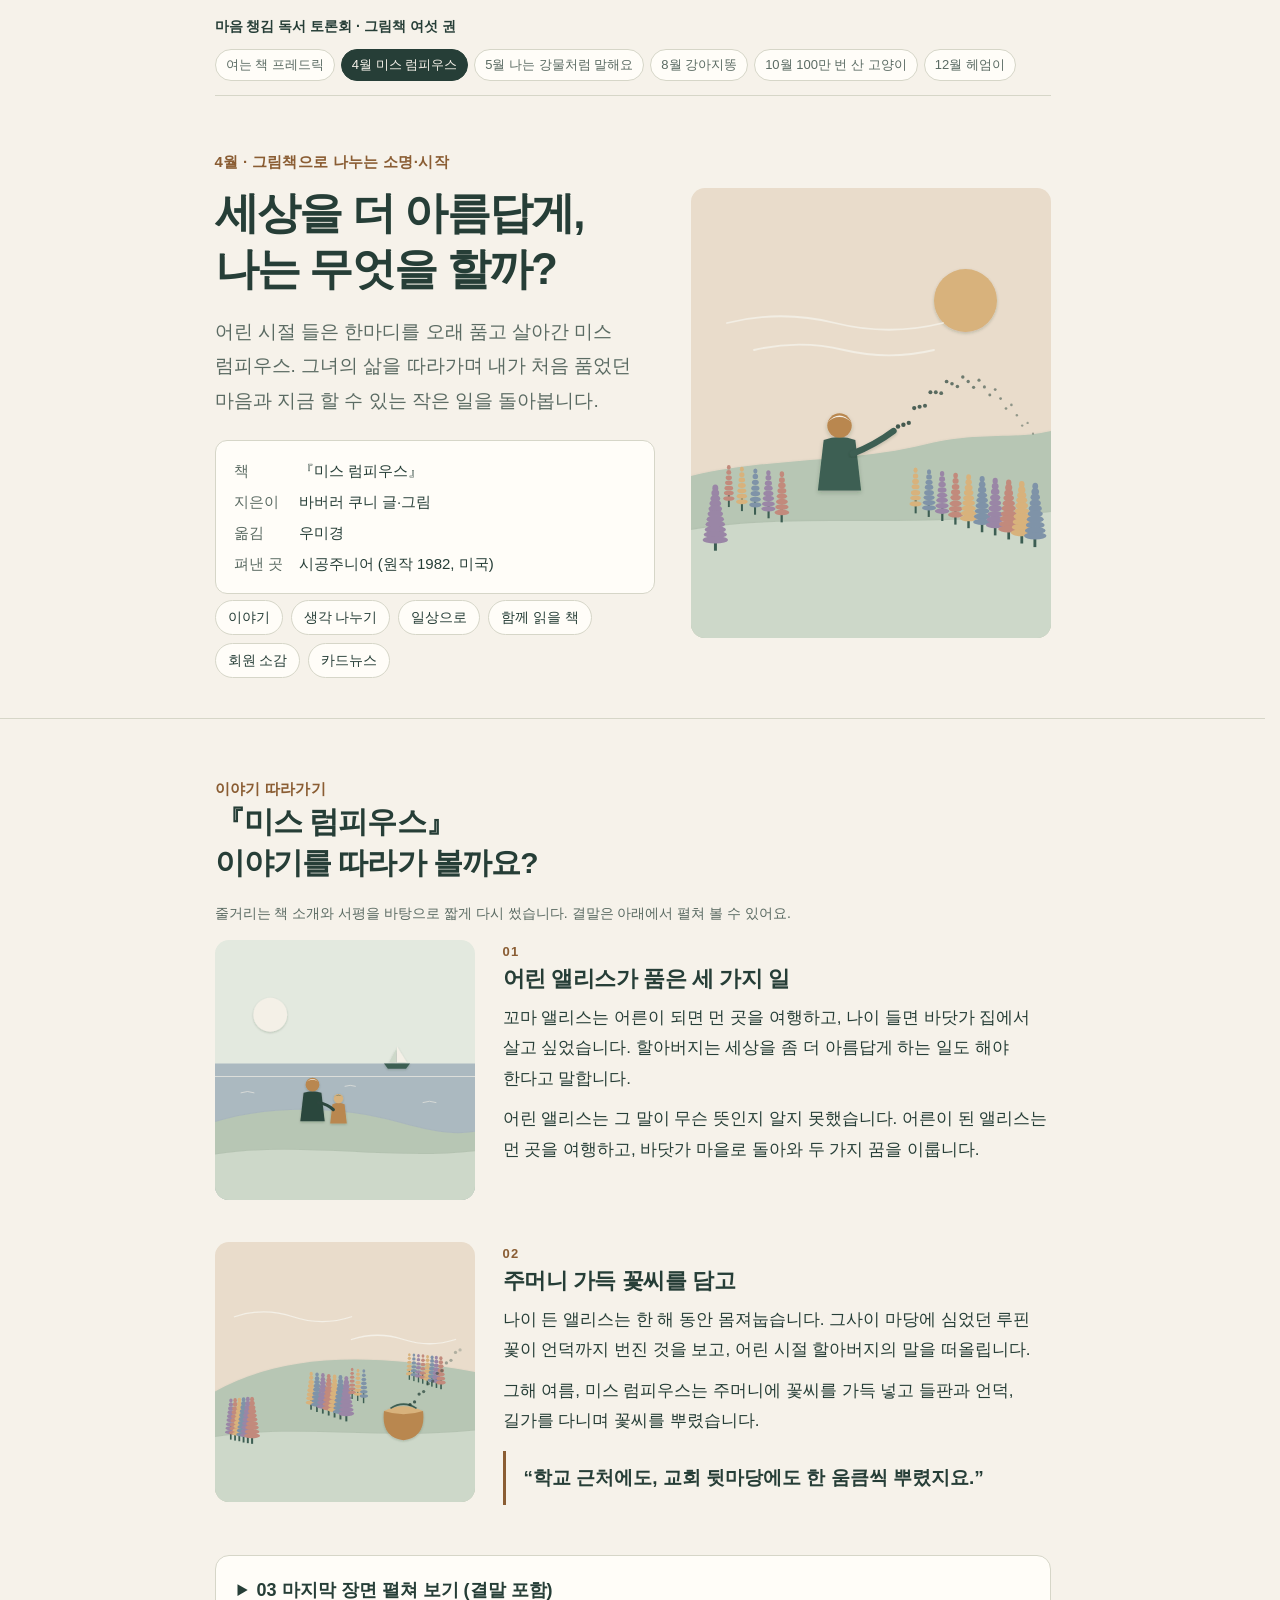
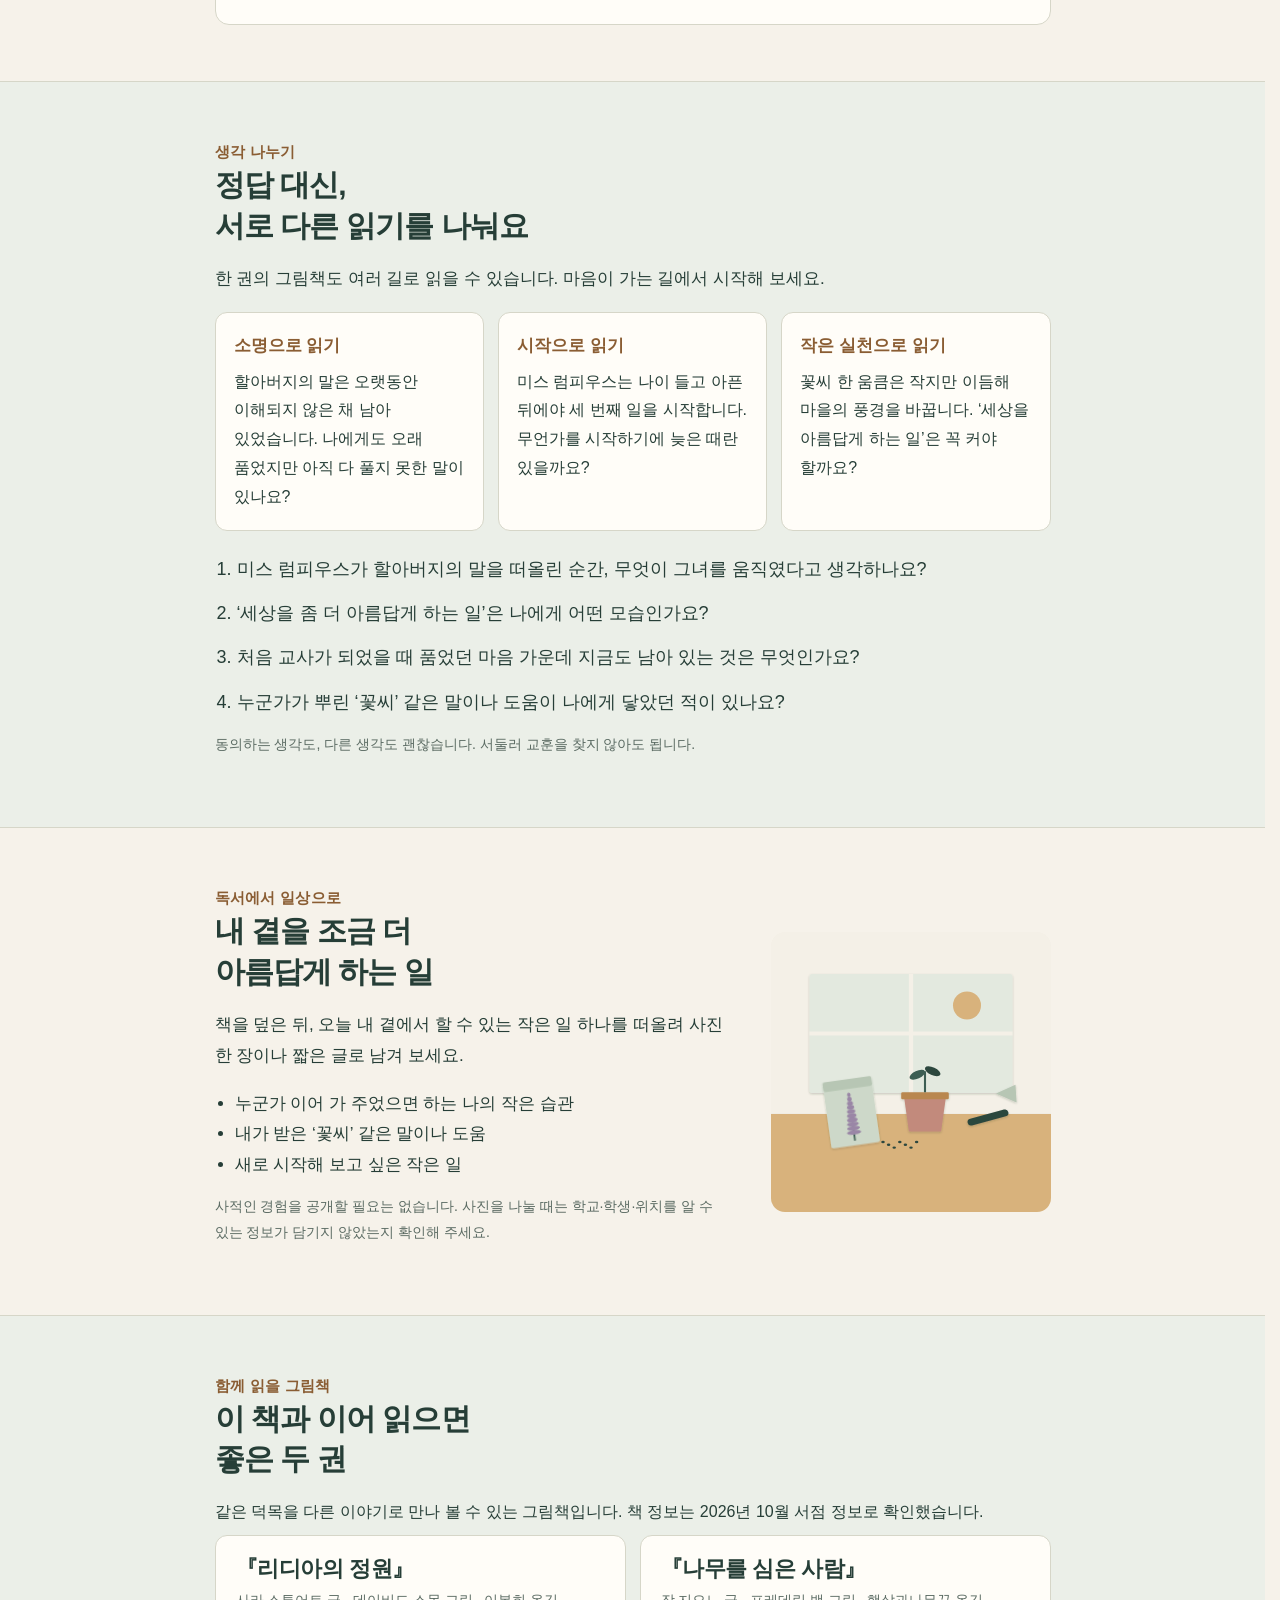
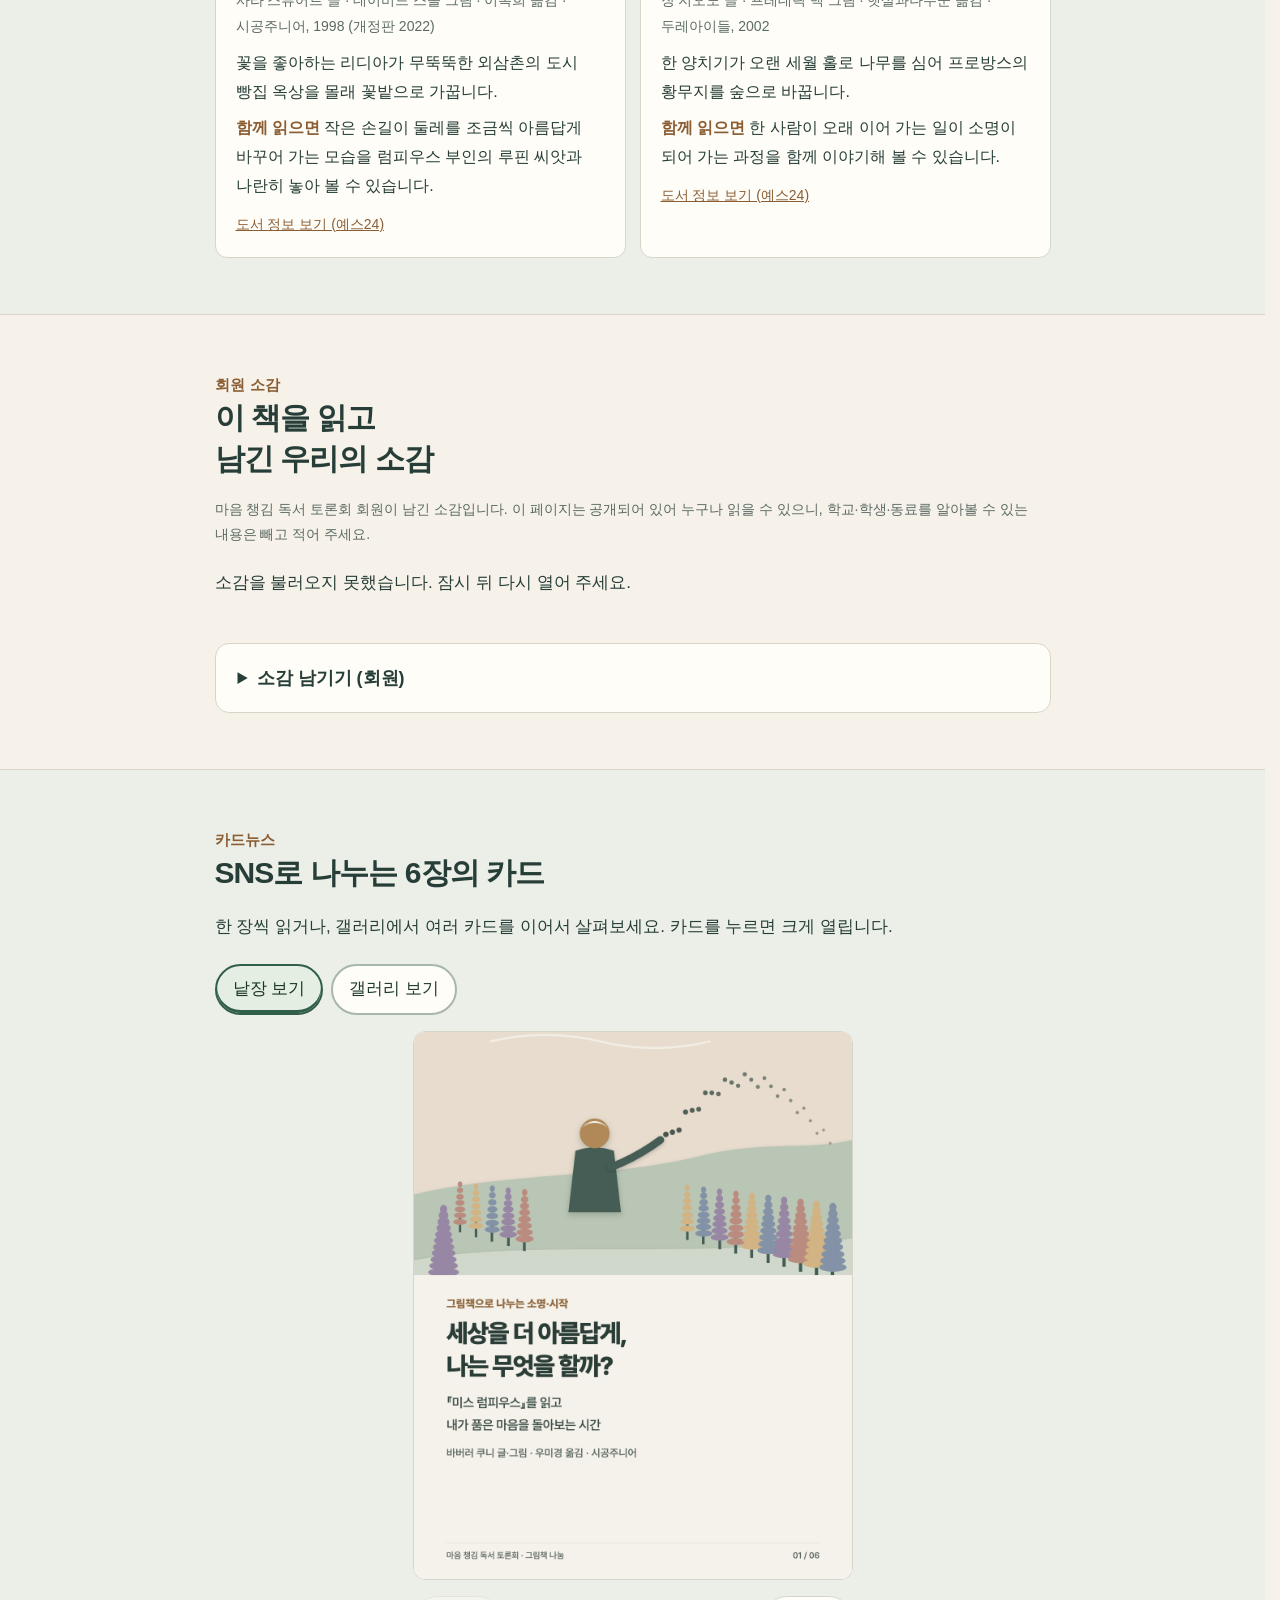
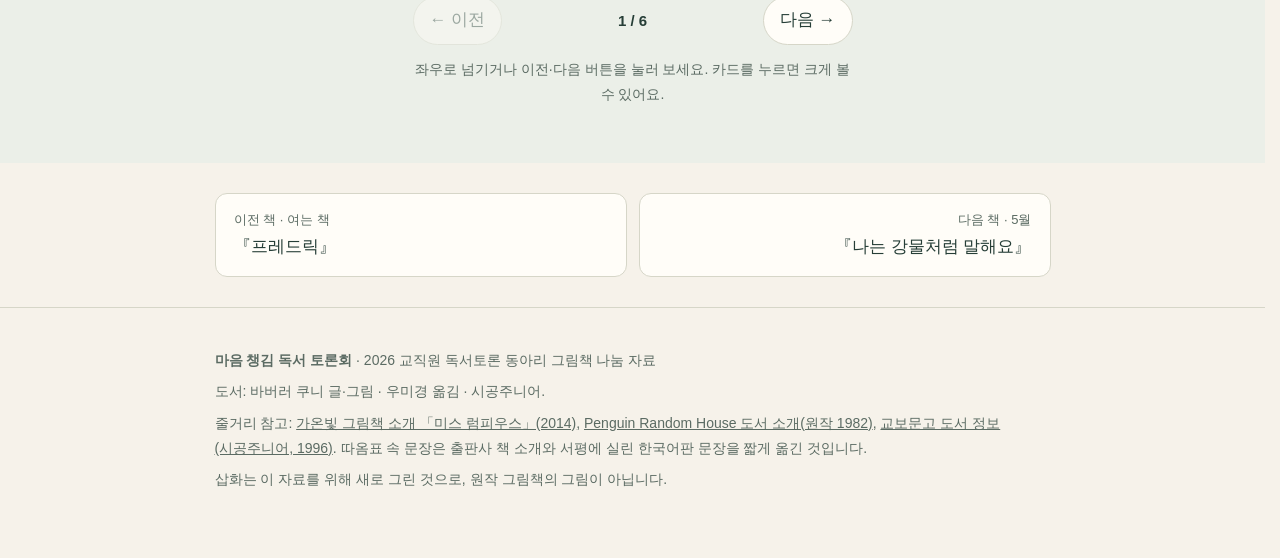
<file: rumphius/index.html>
<!doctype html><html lang="ko"><head><meta charset="utf-8"><meta name="viewport" content="width=device-width,initial-scale=1"><title>『미스 럼피우스』로 나누는 소명·시작 | 마음 챙김 독서 토론회</title><meta name="description" content="어린 시절 들은 한마디를 오래 품고 살아간 미스 럼피우스. 그녀의 삶을 따라가며 내가 처음 품었던 마음과 지금 할 수 있는 작은 일을 돌아봅니다."><meta property="og:title" content="세상을 더 아름답게, 나는 무엇을 할까?"><link rel="icon" href="../favicon.svg" type="image/svg+xml"><link rel="apple-touch-icon" href="../apple-touch-icon.png"><style>:root{--paper:#f6f2ea;--paper2:#ebefe8;--ink:#263e37;--sub:#5b6b63;--accent:#8a5d33;--line:#d6d6c8;--card:#fffdf8}
*{box-sizing:border-box}html{scroll-behavior:smooth}body{margin:0;background:var(--paper);color:var(--ink);font:17px/1.8 "Pretendard","Apple SD Gothic Neo","Noto Sans KR","Malgun Gothic",sans-serif;word-break:keep-all;-webkit-text-size-adjust:100%}
.wrap{max-width:880px;margin:0 auto;padding:0 22px}header.top{padding:18px 0;border-bottom:1px solid var(--line);font-size:14px;color:var(--sub);display:flex;justify-content:space-between;gap:12px;flex-wrap:wrap}
.hero{display:grid;grid-template-columns:1.1fr .9fr;gap:36px;align-items:center;padding:52px 0 40px}.eyebrow{color:var(--accent);font-weight:600;font-size:15px;letter-spacing:.02em}
h1{font-size:44px;line-height:1.28;letter-spacing:-.04em;margin:10px 0 18px}h2{font-size:30px;letter-spacing:-.03em;line-height:1.35;margin:0 0 18px}h3{font-size:22px;letter-spacing:-.02em;margin:0 0 8px;line-height:1.4}
.lead{font-size:19px;color:var(--sub);margin:0 0 22px}.art svg{width:100%;height:auto;display:block;border-radius:14px}
.biblio{display:grid;grid-template-columns:auto 1fr;gap:4px 16px;font-size:15px;margin:0;padding:16px 18px;background:var(--card);border:1px solid var(--line);border-radius:12px}.biblio dt{color:var(--sub)}.biblio dd{margin:0}
nav.toc{display:flex;gap:8px;flex-wrap:wrap;margin:6px 0 0}nav.toc a{font-size:14px;color:var(--ink);text-decoration:none;border:1px solid var(--line);border-radius:999px;padding:4px 12px;background:var(--card)}
section{padding:56px 0;border-top:1px solid var(--line)}section.alt{background:var(--paper2)}
.story{display:grid;gap:42px}.step{display:grid;grid-template-columns:260px 1fr;gap:28px;align-items:start}.step .num{font-size:13px;color:var(--accent);font-weight:700;letter-spacing:.1em}.step p{margin:0 0 10px}
blockquote{margin:14px 0 0;padding:10px 0 10px 18px;border-left:3px solid var(--accent);font-size:19px;font-weight:600}
details{margin-top:8px;background:var(--card);border:1px solid var(--line);border-radius:14px;padding:18px 22px}summary{cursor:pointer;font-weight:700;font-size:18px}details[open] summary{margin-bottom:16px}
.lens{display:grid;grid-template-columns:repeat(3,1fr);gap:14px;margin-top:8px}.lens div{background:var(--card);border:1px solid var(--line);border-radius:12px;padding:18px}.lens b{display:block;color:var(--accent);margin-bottom:6px}.lens p{margin:0;font-size:16px}
ol.q{padding-left:22px;margin:22px 0 0}ol.q li{margin:0 0 12px;font-size:18px}
.daily{display:grid;grid-template-columns:1fr 280px;gap:28px;align-items:center}.daily ul{padding-left:20px;margin:12px 0}.note{font-size:14px;color:var(--sub)}
.cards{display:grid;grid-template-columns:repeat(auto-fill,minmax(240px,1fr));gap:14px;margin-top:18px}.cards img{width:100%;height:auto;display:block;border-radius:10px;border:1px solid var(--line)}
footer{padding:40px 0 60px;border-top:1px solid var(--line);font-size:14px;color:var(--sub)}footer p{margin:0 0 6px}footer a{color:var(--sub)}
@media (max-width:720px){body{font-size:16px}.hero{grid-template-columns:1fr;padding-top:34px}h1{font-size:34px}h2{font-size:25px}.step{grid-template-columns:1fr;gap:14px}.step .art{max-width:340px}.lens{grid-template-columns:1fr}.daily{grid-template-columns:1fr}.daily .art{max-width:300px}}
.sitebar{display:flex;justify-content:space-between;align-items:center;gap:10px;flex-wrap:wrap;padding:14px 0;border-bottom:1px solid var(--line);font-size:14px}.sitebar a{color:var(--ink);text-decoration:none}.sitebar .home{font-weight:700}.shelf{display:flex;gap:6px;flex-wrap:wrap}.shelf a{font-size:13px;border:1px solid var(--line);border-radius:999px;padding:3px 10px;background:var(--card);color:var(--sub)}.shelf a.on{background:var(--ink);color:var(--paper);border-color:var(--ink)}
.pager{display:grid;grid-template-columns:1fr 1fr;gap:12px;padding:30px 0}.pager a{display:block;border:1px solid var(--line);border-radius:12px;padding:14px 18px;background:var(--card);text-decoration:none;color:var(--ink)}.pager a small{display:block;color:var(--sub);font-size:13px}.pager .next{text-align:right}
.extra{margin-top:14px;padding:14px 16px;border:1px dashed var(--line);border-radius:12px;font-size:15px;background:var(--card)}
.grid6{display:grid;grid-template-columns:repeat(auto-fill,minmax(250px,1fr));gap:18px;margin-top:22px}.bk{display:flex;flex-direction:column;background:var(--card);border:1px solid var(--line);border-radius:16px;overflow:hidden;text-decoration:none;color:var(--ink)}.bk .thumb svg{display:block;width:100%;height:200px}.bk .in{padding:16px 18px 18px}.chip{display:inline-block;font-size:12px;font-weight:700;color:var(--accent);letter-spacing:.04em}.bk h3{margin:6px 0 6px;font-size:21px}.bk p{margin:0;color:var(--sub);font-size:15px;line-height:1.6}.bk .go{margin-top:12px;font-size:14px;font-weight:700}
.flow{display:grid;grid-template-columns:repeat(4,1fr);gap:12px;margin-top:18px}.flow div{background:var(--card);border:1px solid var(--line);border-radius:12px;padding:16px}.flow b{display:block;color:var(--accent);font-size:13px;margin-bottom:4px}
@media (max-width:720px){.flow{grid-template-columns:1fr 1fr}.pager{grid-template-columns:1fr}.pager .next{text-align:left}}#voices .v-list{list-style:none;padding:0;margin:20px 0 0;display:grid;gap:12px}#voices .v-list li{background:var(--card);border:1px solid var(--line);border-radius:12px;padding:16px 18px}#voices .v-meta{display:flex;gap:10px;align-items:baseline;font-size:14px;color:var(--sub);margin-bottom:6px}#voices .v-meta b{color:var(--ink);font-size:16px}#voices .v-list p{margin:0;white-space:pre-wrap}#voices .v-empty{color:var(--sub)}
#voices form{display:grid;gap:12px;margin-top:4px}#voices label{display:grid;gap:6px;font-size:15px;font-weight:600}#voices input[type=text],#voices input[type=password],#voices textarea{font:inherit;font-weight:400;padding:10px 12px;border:1px solid var(--line);border-radius:10px;background:#fff;color:var(--ink)}#voices textarea{min-height:140px;resize:vertical}#voices .row{display:flex;gap:12px;flex-wrap:wrap;align-items:center;justify-content:space-between}#voices .keep{display:flex;gap:6px;align-items:center;font-weight:400;font-size:14px;color:var(--sub)}#voices button{font:inherit;font-weight:700;background:var(--ink);color:var(--paper);border:0;border-radius:999px;padding:10px 22px;cursor:pointer}#voices button:disabled{opacity:.5}#voices .v-msg{font-size:15px;color:var(--accent);min-height:1.5em;margin:0}.v-count{font-size:13px;color:var(--sub);font-weight:400}a:focus-visible,button:focus-visible,summary:focus-visible,input:focus-visible,textarea:focus-visible{outline:3px solid var(--accent);outline-offset:3px}
#voices .v-delete{margin-top:14px;border-top:1px solid var(--line);padding-top:10px}#voices .v-delete summary{cursor:pointer;font-size:14px;width:fit-content}#voices .v-delete-form{margin-top:12px;min-width:0}#voices .v-delete-form input{width:100%;min-width:0;box-sizing:border-box}#voices .v-delete-actions{display:flex;gap:10px;flex-wrap:wrap}#voices .v-delete-note{font-size:13px;font-weight:400;color:var(--sub);margin-top:10px!important}#voices button.v-cancel{background:transparent;color:var(--ink);border:1px solid var(--line)}#voices button:disabled{opacity:.5;cursor:wait}#voices .v-meta{flex-wrap:wrap}#voices .v-list li{min-width:0;overflow-wrap:anywhere}#voices .v-list .v-msg{margin-top:8px}#voices .v-list:focus{outline:3px solid var(--accent);outline-offset:3px}@media(max-width:480px){#voices .v-delete-actions button{flex:1;padding:10px 14px}#voices .v-delete-form label{font-size:14px}}
#together .tg{display:grid;grid-template-columns:repeat(2,1fr);gap:14px;margin-top:8px}#together article{background:var(--card);border:1px solid var(--line);border-radius:12px;padding:18px 20px}#together h3{margin:0 0 4px}#together .by{font-size:14px;color:var(--sub);margin:0 0 10px}#together p{margin:0 0 8px;font-size:16px}#together .with{color:var(--ink)}#together .with b{color:var(--accent)}#together a{font-size:14px;color:var(--accent)}@media(max-width:720px){#together .tg{grid-template-columns:1fr}}</style><link rel="stylesheet" href="../card-gallery.css?v=20261026c"></head><body>
<div class="wrap"><nav class="sitebar" aria-label="사이트 메뉴"><a class="home" href="../index.html">마음 챙김 독서 토론회 · 그림책 여섯 권</a><span class="shelf"><a href="../frederick/index.html">여는 책 프레드릭</a><a href="../rumphius/index.html" class="on" aria-current="page">4월 미스 럼피우스</a><a href="../river/index.html">5월 나는 강물처럼 말해요</a><a href="../ganajittong/index.html">8월 강아지똥</a><a href="../cat/index.html">10월 100만 번 산 고양이</a><a href="../swimmy/index.html">12월 헤엄이</a></span></nav></div>
<div class="wrap"><div class="hero"><div><div class="eyebrow">4월 · 그림책으로 나누는 소명·시작</div><h1>세상을 더 아름답게,<br>나는 무엇을 할까?</h1><p class="lead">어린 시절 들은 한마디를 오래 품고 살아간 미스 럼피우스. 그녀의 삶을 따라가며 내가 처음 품었던 마음과 지금 할 수 있는 작은 일을 돌아봅니다.</p>
<dl class="biblio"><dt>책</dt><dd>『미스 럼피우스』</dd><dt>지은이</dt><dd>바버러 쿠니 글·그림</dd><dt>옮김</dt><dd>우미경</dd><dt>펴낸 곳</dt><dd>시공주니어 (원작 1982, 미국)</dd></dl>
<nav class="toc" aria-label="바로 가기"><a href="#story">이야기</a><a href="#think">생각 나누기</a><a href="#daily">일상으로</a><a href="#together">함께 읽을 책</a><a href="#voices">회원 소감</a><a href="#cards">카드뉴스</a></nav></div>
<div class="art"><svg role="img" aria-label="『미스 럼피우스』 대표 삽화" xmlns="http://www.w3.org/2000/svg" viewBox="0 0 800 1000"><defs><filter id="f157" x="-20%" y="-20%" width="140%" height="140%"><feDropShadow dx="0" dy="3" stdDeviation="3" flood-color="#1d2e28" flood-opacity=".22"/></filter></defs><rect width="800" height="1000" fill="#e9dccb"/>
<circle cx="610" cy="250" r="70" fill="#d8b27c" filter="url(#f157)"/>
<g fill="none" stroke="#f4f0e7" stroke-width="4" stroke-linecap="round" opacity=".9"><path d="M80 300 q120 -30 240 0 t240 0"/><path d="M140 360 q100 -24 200 0 t200 0"/></g>
<path d="M0 640 C160 600 360 610 520 570 C640 540 720 560 800 540 L800 1000 L0 1000Z" fill="#b7c6b4" filter="url(#f157)"/>
<path d="M0 760 C220 720 500 760 800 720 L800 1000 L0 1000Z" fill="#cdd8c9" filter="url(#f157)"/>
<g transform="translate(330 560) scale(1.6)" filter="url(#f157)"><path d="M-22 0 L-30 70 L30 70 L22 0 Q0 -8 -22 0Z" fill="#3d5e53"/><circle cx="0" cy="-20" r="17" fill="#b9874f"/><path d="M-17 -24 Q0 -44 17 -24 Q10 -32 0 -32 Q-10 -32 -17 -24Z" fill="#f4f0e7"/></g>
<path d="M360 590 q50 -20 90 -50" stroke="#3d5e53" stroke-width="14" stroke-linecap="round" fill="none" filter="url(#f157)"/>
<g><circle cx="460" cy="530" r="5.0" fill="#2c473e" opacity="0.90"/><circle cx="472" cy="526" r="4.9" fill="#2c473e" opacity="0.88"/><circle cx="484" cy="522" r="4.8" fill="#2c473e" opacity="0.86"/><circle cx="496" cy="489" r="4.7" fill="#2c473e" opacity="0.84"/><circle cx="508" cy="486" r="4.6" fill="#2c473e" opacity="0.82"/><circle cx="520" cy="484" r="4.5" fill="#2c473e" opacity="0.80"/><circle cx="532" cy="454" r="4.4" fill="#2c473e" opacity="0.78"/><circle cx="544" cy="454" r="4.3" fill="#2c473e" opacity="0.76"/><circle cx="556" cy="456" r="4.2" fill="#2c473e" opacity="0.74"/><circle cx="568" cy="430" r="4.1" fill="#2c473e" opacity="0.72"/><circle cx="580" cy="435" r="4.0" fill="#2c473e" opacity="0.70"/><circle cx="592" cy="441" r="3.9" fill="#2c473e" opacity="0.68"/><circle cx="604" cy="420" r="3.8" fill="#2c473e" opacity="0.66"/><circle cx="616" cy="430" r="3.7" fill="#2c473e" opacity="0.64"/><circle cx="628" cy="443" r="3.6" fill="#2c473e" opacity="0.62"/><circle cx="640" cy="427" r="3.5" fill="#2c473e" opacity="0.60"/><circle cx="652" cy="442" r="3.4" fill="#2c473e" opacity="0.58"/><circle cx="664" cy="460" r="3.3" fill="#2c473e" opacity="0.56"/><circle cx="676" cy="448" r="3.2" fill="#2c473e" opacity="0.54"/><circle cx="688" cy="468" r="3.1" fill="#2c473e" opacity="0.52"/><circle cx="700" cy="490" r="3.0" fill="#2c473e" opacity="0.50"/><circle cx="712" cy="482" r="2.9" fill="#2c473e" opacity="0.48"/><circle cx="724" cy="505" r="2.8" fill="#2c473e" opacity="0.46"/><circle cx="736" cy="528" r="2.7" fill="#2c473e" opacity="0.44"/><circle cx="748" cy="522" r="2.6" fill="#2c473e" opacity="0.42"/><circle cx="760" cy="546" r="2.5" fill="#2c473e" opacity="0.40"/></g>
<g><rect x="497" y="688" width="4.5" height="35" fill="#3d5e53"/><ellipse cx="499" cy="627" rx="4.5" ry="5.7" fill="#d8b27c"/><ellipse cx="499" cy="640" rx="6.0" ry="5.7" fill="#d8b27c"/><ellipse cx="499" cy="652" rx="7.5" ry="5.7" fill="#d8b27c"/><ellipse cx="499" cy="664" rx="8.9" ry="5.7" fill="#d8b27c"/><ellipse cx="499" cy="677" rx="10.4" ry="5.7" fill="#d8b27c"/><ellipse cx="499" cy="689" rx="11.9" ry="5.7" fill="#d8b27c"/><ellipse cx="499" cy="702" rx="13.4" ry="5.7" fill="#d8b27c"/></g><g><rect x="526" y="695" width="4.7" height="36" fill="#3d5e53"/><ellipse cx="529" cy="631" rx="4.7" ry="5.9" fill="#7f93a8"/><ellipse cx="529" cy="642" rx="6.3" ry="5.9" fill="#7f93a8"/><ellipse cx="529" cy="654" rx="7.8" ry="5.9" fill="#7f93a8"/><ellipse cx="529" cy="665" rx="9.4" ry="5.9" fill="#7f93a8"/><ellipse cx="529" cy="677" rx="10.9" ry="5.9" fill="#7f93a8"/><ellipse cx="529" cy="688" rx="12.4" ry="5.9" fill="#7f93a8"/><ellipse cx="529" cy="699" rx="14.0" ry="5.9" fill="#7f93a8"/><ellipse cx="529" cy="711" rx="15.5" ry="5.9" fill="#7f93a8"/></g><g><rect x="556" y="702" width="4.9" height="38" fill="#3d5e53"/><ellipse cx="558" cy="635" rx="4.9" ry="6.2" fill="#9a86a6"/><ellipse cx="558" cy="647" rx="6.5" ry="6.2" fill="#9a86a6"/><ellipse cx="558" cy="659" rx="8.2" ry="6.2" fill="#9a86a6"/><ellipse cx="558" cy="671" rx="9.8" ry="6.2" fill="#9a86a6"/><ellipse cx="558" cy="683" rx="11.4" ry="6.2" fill="#9a86a6"/><ellipse cx="558" cy="694" rx="13.0" ry="6.2" fill="#9a86a6"/><ellipse cx="558" cy="706" rx="14.6" ry="6.2" fill="#9a86a6"/><ellipse cx="558" cy="718" rx="16.2" ry="6.2" fill="#9a86a6"/></g><g><rect x="585" y="708" width="5.1" height="40" fill="#3d5e53"/><ellipse cx="588" cy="639" rx="5.1" ry="6.4" fill="#c28a7c"/><ellipse cx="588" cy="651" rx="6.8" ry="6.4" fill="#c28a7c"/><ellipse cx="588" cy="664" rx="8.5" ry="6.4" fill="#c28a7c"/><ellipse cx="588" cy="676" rx="10.2" ry="6.4" fill="#c28a7c"/><ellipse cx="588" cy="688" rx="11.8" ry="6.4" fill="#c28a7c"/><ellipse cx="588" cy="701" rx="13.5" ry="6.4" fill="#c28a7c"/><ellipse cx="588" cy="713" rx="15.2" ry="6.4" fill="#c28a7c"/><ellipse cx="588" cy="726" rx="16.9" ry="6.4" fill="#c28a7c"/></g><g><rect x="614" y="715" width="5.4" height="41" fill="#3d5e53"/><ellipse cx="617" cy="643" rx="5.4" ry="6.7" fill="#d8b27c"/><ellipse cx="617" cy="654" rx="7.1" ry="6.7" fill="#d8b27c"/><ellipse cx="617" cy="666" rx="8.8" ry="6.7" fill="#d8b27c"/><ellipse cx="617" cy="677" rx="10.6" ry="6.7" fill="#d8b27c"/><ellipse cx="617" cy="689" rx="12.3" ry="6.7" fill="#d8b27c"/><ellipse cx="617" cy="700" rx="14.1" ry="6.7" fill="#d8b27c"/><ellipse cx="617" cy="712" rx="15.8" ry="6.7" fill="#d8b27c"/><ellipse cx="617" cy="723" rx="17.5" ry="6.7" fill="#d8b27c"/><ellipse cx="617" cy="734" rx="19.3" ry="6.7" fill="#d8b27c"/></g><g><rect x="644" y="722" width="5.6" height="43" fill="#3d5e53"/><ellipse cx="647" cy="647" rx="5.6" ry="6.9" fill="#7f93a8"/><ellipse cx="647" cy="659" rx="7.4" ry="6.9" fill="#7f93a8"/><ellipse cx="647" cy="671" rx="9.2" ry="6.9" fill="#7f93a8"/><ellipse cx="647" cy="683" rx="11.0" ry="6.9" fill="#7f93a8"/><ellipse cx="647" cy="694" rx="12.8" ry="6.9" fill="#7f93a8"/><ellipse cx="647" cy="706" rx="14.6" ry="6.9" fill="#7f93a8"/><ellipse cx="647" cy="718" rx="16.4" ry="6.9" fill="#7f93a8"/><ellipse cx="647" cy="730" rx="18.2" ry="6.9" fill="#7f93a8"/><ellipse cx="647" cy="742" rx="20.0" ry="6.9" fill="#7f93a8"/></g><g><rect x="673" y="728" width="5.8" height="44" fill="#3d5e53"/><ellipse cx="676" cy="651" rx="5.8" ry="7.2" fill="#9a86a6"/><ellipse cx="676" cy="663" rx="7.6" ry="7.2" fill="#9a86a6"/><ellipse cx="676" cy="675" rx="9.5" ry="7.2" fill="#9a86a6"/><ellipse cx="676" cy="688" rx="11.4" ry="7.2" fill="#9a86a6"/><ellipse cx="676" cy="700" rx="13.3" ry="7.2" fill="#9a86a6"/><ellipse cx="676" cy="712" rx="15.1" ry="7.2" fill="#9a86a6"/><ellipse cx="676" cy="725" rx="17.0" ry="7.2" fill="#9a86a6"/><ellipse cx="676" cy="737" rx="18.9" ry="7.2" fill="#9a86a6"/><ellipse cx="676" cy="749" rx="20.8" ry="7.2" fill="#9a86a6"/></g><g><rect x="703" y="735" width="6.0" height="46" fill="#3d5e53"/><ellipse cx="706" cy="655" rx="6.0" ry="7.5" fill="#c28a7c"/><ellipse cx="706" cy="666" rx="7.9" ry="7.5" fill="#c28a7c"/><ellipse cx="706" cy="678" rx="9.9" ry="7.5" fill="#c28a7c"/><ellipse cx="706" cy="689" rx="11.8" ry="7.5" fill="#c28a7c"/><ellipse cx="706" cy="701" rx="13.7" ry="7.5" fill="#c28a7c"/><ellipse cx="706" cy="712" rx="15.7" ry="7.5" fill="#c28a7c"/><ellipse cx="706" cy="724" rx="17.6" ry="7.5" fill="#c28a7c"/><ellipse cx="706" cy="735" rx="19.6" ry="7.5" fill="#c28a7c"/><ellipse cx="706" cy="747" rx="21.5" ry="7.5" fill="#c28a7c"/><ellipse cx="706" cy="758" rx="23.4" ry="7.5" fill="#c28a7c"/></g><g><rect x="732" y="742" width="6.2" height="48" fill="#3d5e53"/><ellipse cx="735" cy="659" rx="6.2" ry="7.7" fill="#d8b27c"/><ellipse cx="735" cy="671" rx="8.2" ry="7.7" fill="#d8b27c"/><ellipse cx="735" cy="683" rx="10.2" ry="7.7" fill="#d8b27c"/><ellipse cx="735" cy="694" rx="12.2" ry="7.7" fill="#d8b27c"/><ellipse cx="735" cy="706" rx="14.2" ry="7.7" fill="#d8b27c"/><ellipse cx="735" cy="718" rx="16.2" ry="7.7" fill="#d8b27c"/><ellipse cx="735" cy="730" rx="18.2" ry="7.7" fill="#d8b27c"/><ellipse cx="735" cy="742" rx="20.2" ry="7.7" fill="#d8b27c"/><ellipse cx="735" cy="754" rx="22.2" ry="7.7" fill="#d8b27c"/><ellipse cx="735" cy="766" rx="24.2" ry="7.7" fill="#d8b27c"/></g><g><rect x="761" y="749" width="6.4" height="49" fill="#3d5e53"/><ellipse cx="765" cy="663" rx="6.4" ry="8.0" fill="#7f93a8"/><ellipse cx="765" cy="675" rx="8.5" ry="8.0" fill="#7f93a8"/><ellipse cx="765" cy="687" rx="10.5" ry="8.0" fill="#7f93a8"/><ellipse cx="765" cy="700" rx="12.6" ry="8.0" fill="#7f93a8"/><ellipse cx="765" cy="712" rx="14.7" ry="8.0" fill="#7f93a8"/><ellipse cx="765" cy="724" rx="16.8" ry="8.0" fill="#7f93a8"/><ellipse cx="765" cy="736" rx="18.8" ry="8.0" fill="#7f93a8"/><ellipse cx="765" cy="749" rx="20.9" ry="8.0" fill="#7f93a8"/><ellipse cx="765" cy="761" rx="23.0" ry="8.0" fill="#7f93a8"/><ellipse cx="765" cy="773" rx="25.0" ry="8.0" fill="#7f93a8"/></g><g><rect x="51" y="755" width="6.6" height="51" fill="#3d5e53"/><ellipse cx="54" cy="667" rx="6.6" ry="8.2" fill="#9a86a6"/><ellipse cx="54" cy="678" rx="8.7" ry="8.2" fill="#9a86a6"/><ellipse cx="54" cy="690" rx="10.9" ry="8.2" fill="#9a86a6"/><ellipse cx="54" cy="701" rx="13.0" ry="8.2" fill="#9a86a6"/><ellipse cx="54" cy="713" rx="15.2" ry="8.2" fill="#9a86a6"/><ellipse cx="54" cy="724" rx="17.3" ry="8.2" fill="#9a86a6"/><ellipse cx="54" cy="736" rx="19.4" ry="8.2" fill="#9a86a6"/><ellipse cx="54" cy="747" rx="21.6" ry="8.2" fill="#9a86a6"/><ellipse cx="54" cy="759" rx="23.7" ry="8.2" fill="#9a86a6"/><ellipse cx="54" cy="770" rx="25.9" ry="8.2" fill="#9a86a6"/><ellipse cx="54" cy="782" rx="28.0" ry="8.2" fill="#9a86a6"/></g><g><rect x="82" y="677" width="4.2" height="32" fill="#3d5e53"/><ellipse cx="84" cy="621" rx="4.2" ry="5.2" fill="#c28a7c"/><ellipse cx="84" cy="632" rx="5.6" ry="5.2" fill="#c28a7c"/><ellipse cx="84" cy="644" rx="6.9" ry="5.2" fill="#c28a7c"/><ellipse cx="84" cy="655" rx="8.3" ry="5.2" fill="#c28a7c"/><ellipse cx="84" cy="667" rx="9.6" ry="5.2" fill="#c28a7c"/><ellipse cx="84" cy="678" rx="11.0" ry="5.2" fill="#c28a7c"/><ellipse cx="84" cy="690" rx="12.4" ry="5.2" fill="#c28a7c"/></g><g><rect x="111" y="684" width="4.4" height="34" fill="#3d5e53"/><ellipse cx="113" cy="625" rx="4.4" ry="5.5" fill="#d8b27c"/><ellipse cx="113" cy="637" rx="5.8" ry="5.5" fill="#d8b27c"/><ellipse cx="113" cy="649" rx="7.3" ry="5.5" fill="#d8b27c"/><ellipse cx="113" cy="661" rx="8.7" ry="5.5" fill="#d8b27c"/><ellipse cx="113" cy="673" rx="10.1" ry="5.5" fill="#d8b27c"/><ellipse cx="113" cy="685" rx="11.5" ry="5.5" fill="#d8b27c"/><ellipse cx="113" cy="697" rx="13.0" ry="5.5" fill="#d8b27c"/></g><g><rect x="140" y="691" width="4.6" height="35" fill="#3d5e53"/><ellipse cx="143" cy="629" rx="4.6" ry="5.8" fill="#7f93a8"/><ellipse cx="143" cy="641" rx="6.1" ry="5.8" fill="#7f93a8"/><ellipse cx="143" cy="654" rx="7.6" ry="5.8" fill="#7f93a8"/><ellipse cx="143" cy="667" rx="9.1" ry="5.8" fill="#7f93a8"/><ellipse cx="143" cy="679" rx="10.6" ry="5.8" fill="#7f93a8"/><ellipse cx="143" cy="692" rx="12.1" ry="5.8" fill="#7f93a8"/><ellipse cx="143" cy="704" rx="13.6" ry="5.8" fill="#7f93a8"/></g><g><rect x="170" y="697" width="4.8" height="37" fill="#3d5e53"/><ellipse cx="172" cy="633" rx="4.8" ry="6.0" fill="#9a86a6"/><ellipse cx="172" cy="644" rx="6.4" ry="6.0" fill="#9a86a6"/><ellipse cx="172" cy="656" rx="7.9" ry="6.0" fill="#9a86a6"/><ellipse cx="172" cy="667" rx="9.5" ry="6.0" fill="#9a86a6"/><ellipse cx="172" cy="679" rx="11.1" ry="6.0" fill="#9a86a6"/><ellipse cx="172" cy="690" rx="12.6" ry="6.0" fill="#9a86a6"/><ellipse cx="172" cy="702" rx="14.2" ry="6.0" fill="#9a86a6"/><ellipse cx="172" cy="713" rx="15.8" ry="6.0" fill="#9a86a6"/></g><g><rect x="199" y="704" width="5.0" height="39" fill="#3d5e53"/><ellipse cx="202" cy="636" rx="5.0" ry="6.3" fill="#c28a7c"/><ellipse cx="202" cy="649" rx="6.6" ry="6.3" fill="#c28a7c"/><ellipse cx="202" cy="661" rx="8.3" ry="6.3" fill="#c28a7c"/><ellipse cx="202" cy="673" rx="9.9" ry="6.3" fill="#c28a7c"/><ellipse cx="202" cy="685" rx="11.5" ry="6.3" fill="#c28a7c"/><ellipse cx="202" cy="697" rx="13.2" ry="6.3" fill="#c28a7c"/><ellipse cx="202" cy="709" rx="14.8" ry="6.3" fill="#c28a7c"/><ellipse cx="202" cy="721" rx="16.4" ry="6.3" fill="#c28a7c"/></g>
</svg></div></div></div>
<section id="story"><div class="wrap"><div class="eyebrow">이야기 따라가기</div><h2>『미스 럼피우스』<br>이야기를 따라가 볼까요?</h2><p class="note">줄거리는 책 소개와 서평을 바탕으로 짧게 다시 썼습니다. 결말은 아래에서 펼쳐 볼 수 있어요.</p>
<div class="story"><div class="step"><div class="art"><svg role="img" aria-label="바닷가 언덕에 선 어른과 아이의 실루엣, 수평선 위의 작은 배" xmlns="http://www.w3.org/2000/svg" viewBox="0 0 800 800"><defs><filter id="f158" x="-20%" y="-20%" width="140%" height="140%"><feDropShadow dx="0" dy="3" stdDeviation="3" flood-color="#1d2e28" flood-opacity=".22"/></filter></defs><rect width="800" height="800" fill="#e3e9df"/>
<circle cx="170" cy="230" r="52" fill="#f4f0e7" filter="url(#f158)"/>
<rect x="0" y="380" width="800" height="420" fill="#7f93a8" opacity=".55"/>
<path d="M0 420 h800" stroke="#f4f0e7" stroke-width="3" opacity=".7"/>
<g transform="translate(560 362)" filter="url(#f158)"><path d="M-40 18 h80 l-12 16 h-56z" fill="#3d5e53"/><polygon points="0,-34 0,14 30,14" fill="#f4f0e7"/><polygon points="-3,-26 -3,14 -24,14" fill="#cdd8c9"/></g>
<g stroke="#f4f0e7" stroke-width="3" fill="none" opacity=".6" stroke-linecap="round"><path d="M80 470 q20 -8 40 0"/><path d="M640 500 q20 -8 40 0"/><path d="M400 450 q16 -6 32 0"/></g>
<path d="M0 560 C200 500 420 520 560 560 C680 594 740 600 800 590 L800 800 L0 800Z" fill="#b7c6b4" filter="url(#f158)"/>
<path d="M0 660 C260 620 540 680 800 650 L800 800 L0 800Z" fill="#cdd8c9" filter="url(#f158)"/>
<g transform="translate(300 470) scale(1.25)" filter="url(#f158)"><path d="M-22 0 L-30 70 L30 70 L22 0 Q0 -8 -22 0Z" fill="#2c473e"/><circle cx="0" cy="-20" r="17" fill="#b9874f"/><path d="M-17 -24 Q0 -44 17 -24 Q10 -32 0 -32 Q-10 -32 -17 -24Z" fill="#f4f0e7"/></g><g transform="translate(380 505) scale(0.85)" filter="url(#f158)"><path d="M-22 0 L-30 70 L30 70 L22 0 Q0 -8 -22 0Z" fill="#b9874f"/><circle cx="0" cy="-20" r="17" fill="#d8b27c"/><path d="M-17 -24 Q0 -44 17 -24 Q10 -32 0 -32 Q-10 -32 -17 -24Z" fill="#3d5e53"/></g>
<path d="M318 500 q30 6 46 22" stroke="#2c473e" stroke-width="10" stroke-linecap="round" fill="none"/>
</svg></div><div><div class="num">01</div><h3>어린 앨리스가 품은 세 가지 일</h3><p>꼬마 앨리스는 어른이 되면 먼 곳을 여행하고, 나이 들면 바닷가 집에서 살고 싶었습니다. 할아버지는 세상을 좀 더 아름답게 하는 일도 해야 한다고 말합니다.</p><p>어린 앨리스는 그 말이 무슨 뜻인지 알지 못했습니다. 어른이 된 앨리스는 먼 곳을 여행하고, 바닷가 마을로 돌아와 두 가지 꿈을 이룹니다.</p></div></div><div class="step"><div class="art"><svg role="img" aria-label="바람 부는 언덕에 번져 가는 루핀 꽃줄기와 작은 꽃씨 주머니" xmlns="http://www.w3.org/2000/svg" viewBox="0 0 800 800"><defs><filter id="f159" x="-20%" y="-20%" width="140%" height="140%"><feDropShadow dx="0" dy="3" stdDeviation="3" flood-color="#1d2e28" flood-opacity=".22"/></filter></defs><rect width="800" height="800" fill="#e9dccb"/>
<g fill="none" stroke="#f4f0e7" stroke-width="4" stroke-linecap="round"><path d="M60 230 q90 -30 180 0 t180 0"/><path d="M420 300 q80 -26 160 0 t160 0"/></g>
<path d="M0 460 C180 360 420 330 800 400 L800 800 L0 800Z" fill="#b7c6b4" filter="url(#f159)"/>
<g><rect x="596" y="396" width="3.9" height="28" fill="#3d5e53"/><ellipse cx="598" cy="347" rx="3.9" ry="4.8" fill="#d8b27c"/><ellipse cx="598" cy="358" rx="5.1" ry="4.8" fill="#d8b27c"/><ellipse cx="598" cy="370" rx="6.4" ry="4.8" fill="#d8b27c"/><ellipse cx="598" cy="382" rx="7.6" ry="4.8" fill="#d8b27c"/><ellipse cx="598" cy="393" rx="8.9" ry="4.8" fill="#d8b27c"/><ellipse cx="598" cy="405" rx="10.1" ry="4.8" fill="#d8b27c"/></g><g><rect x="610" y="399" width="4.0" height="29" fill="#3d5e53"/><ellipse cx="612" cy="348" rx="4.0" ry="5.0" fill="#7f93a8"/><ellipse cx="612" cy="360" rx="5.3" ry="5.0" fill="#7f93a8"/><ellipse cx="612" cy="372" rx="6.6" ry="5.0" fill="#7f93a8"/><ellipse cx="612" cy="384" rx="7.9" ry="5.0" fill="#7f93a8"/><ellipse cx="612" cy="396" rx="9.2" ry="5.0" fill="#7f93a8"/><ellipse cx="612" cy="408" rx="10.6" ry="5.0" fill="#7f93a8"/></g><g><rect x="624" y="402" width="4.2" height="30" fill="#3d5e53"/><ellipse cx="626" cy="350" rx="4.2" ry="5.2" fill="#9a86a6"/><ellipse cx="626" cy="362" rx="5.5" ry="5.2" fill="#9a86a6"/><ellipse cx="626" cy="375" rx="6.9" ry="5.2" fill="#9a86a6"/><ellipse cx="626" cy="387" rx="8.3" ry="5.2" fill="#9a86a6"/><ellipse cx="626" cy="400" rx="9.6" ry="5.2" fill="#9a86a6"/><ellipse cx="626" cy="412" rx="11.0" ry="5.2" fill="#9a86a6"/></g><g><rect x="637" y="405" width="4.3" height="31" fill="#3d5e53"/><ellipse cx="640" cy="351" rx="4.3" ry="5.4" fill="#c28a7c"/><ellipse cx="640" cy="364" rx="5.7" ry="5.4" fill="#c28a7c"/><ellipse cx="640" cy="377" rx="7.2" ry="5.4" fill="#c28a7c"/><ellipse cx="640" cy="390" rx="8.6" ry="5.4" fill="#c28a7c"/><ellipse cx="640" cy="403" rx="10.0" ry="5.4" fill="#c28a7c"/><ellipse cx="640" cy="416" rx="11.4" ry="5.4" fill="#c28a7c"/></g><g><rect x="651" y="409" width="4.5" height="32" fill="#3d5e53"/><ellipse cx="654" cy="353" rx="4.5" ry="5.6" fill="#d8b27c"/><ellipse cx="654" cy="364" rx="6.0" ry="5.6" fill="#d8b27c"/><ellipse cx="654" cy="376" rx="7.4" ry="5.6" fill="#d8b27c"/><ellipse cx="654" cy="387" rx="8.9" ry="5.6" fill="#d8b27c"/><ellipse cx="654" cy="398" rx="10.3" ry="5.6" fill="#d8b27c"/><ellipse cx="654" cy="410" rx="11.8" ry="5.6" fill="#d8b27c"/><ellipse cx="654" cy="421" rx="13.3" ry="5.6" fill="#d8b27c"/></g><g><rect x="665" y="412" width="4.7" height="33" fill="#3d5e53"/><ellipse cx="668" cy="355" rx="4.7" ry="5.8" fill="#7f93a8"/><ellipse cx="668" cy="366" rx="6.2" ry="5.8" fill="#7f93a8"/><ellipse cx="668" cy="378" rx="7.7" ry="5.8" fill="#7f93a8"/><ellipse cx="668" cy="390" rx="9.2" ry="5.8" fill="#7f93a8"/><ellipse cx="668" cy="401" rx="10.7" ry="5.8" fill="#7f93a8"/><ellipse cx="668" cy="413" rx="12.2" ry="5.8" fill="#7f93a8"/><ellipse cx="668" cy="425" rx="13.7" ry="5.8" fill="#7f93a8"/></g><g><rect x="679" y="415" width="4.8" height="34" fill="#3d5e53"/><ellipse cx="681" cy="356" rx="4.8" ry="6.0" fill="#9a86a6"/><ellipse cx="681" cy="368" rx="6.4" ry="6.0" fill="#9a86a6"/><ellipse cx="681" cy="380" rx="7.9" ry="6.0" fill="#9a86a6"/><ellipse cx="681" cy="392" rx="9.5" ry="6.0" fill="#9a86a6"/><ellipse cx="681" cy="404" rx="11.1" ry="6.0" fill="#9a86a6"/><ellipse cx="681" cy="416" rx="12.6" ry="6.0" fill="#9a86a6"/><ellipse cx="681" cy="428" rx="14.2" ry="6.0" fill="#9a86a6"/></g><g><rect x="693" y="418" width="5.0" height="35" fill="#3d5e53"/><ellipse cx="695" cy="358" rx="5.0" ry="6.2" fill="#c28a7c"/><ellipse cx="695" cy="370" rx="6.6" ry="6.2" fill="#c28a7c"/><ellipse cx="695" cy="382" rx="8.2" ry="6.2" fill="#c28a7c"/><ellipse cx="695" cy="395" rx="9.8" ry="6.2" fill="#c28a7c"/><ellipse cx="695" cy="407" rx="11.4" ry="6.2" fill="#c28a7c"/><ellipse cx="695" cy="420" rx="13.0" ry="6.2" fill="#c28a7c"/><ellipse cx="695" cy="432" rx="14.7" ry="6.2" fill="#c28a7c"/></g><g><rect x="293" y="476" width="5.1" height="40" fill="#3d5e53"/><ellipse cx="296" cy="406" rx="5.1" ry="6.4" fill="#d8b27c"/><ellipse cx="296" cy="418" rx="6.7" ry="6.4" fill="#d8b27c"/><ellipse cx="296" cy="431" rx="8.4" ry="6.4" fill="#d8b27c"/><ellipse cx="296" cy="443" rx="10.0" ry="6.4" fill="#d8b27c"/><ellipse cx="296" cy="456" rx="11.7" ry="6.4" fill="#d8b27c"/><ellipse cx="296" cy="469" rx="13.4" ry="6.4" fill="#d8b27c"/><ellipse cx="296" cy="481" rx="15.0" ry="6.4" fill="#d8b27c"/><ellipse cx="296" cy="494" rx="16.7" ry="6.4" fill="#d8b27c"/></g><g><rect x="311" y="481" width="5.3" height="42" fill="#3d5e53"/><ellipse cx="314" cy="408" rx="5.3" ry="6.6" fill="#7f93a8"/><ellipse cx="314" cy="420" rx="7.0" ry="6.6" fill="#7f93a8"/><ellipse cx="314" cy="431" rx="8.7" ry="6.6" fill="#7f93a8"/><ellipse cx="314" cy="443" rx="10.4" ry="6.6" fill="#7f93a8"/><ellipse cx="314" cy="454" rx="12.1" ry="6.6" fill="#7f93a8"/><ellipse cx="314" cy="466" rx="13.9" ry="6.6" fill="#7f93a8"/><ellipse cx="314" cy="477" rx="15.6" ry="6.6" fill="#7f93a8"/><ellipse cx="314" cy="489" rx="17.3" ry="6.6" fill="#7f93a8"/><ellipse cx="314" cy="500" rx="19.0" ry="6.6" fill="#7f93a8"/></g><g><rect x="329" y="485" width="5.5" height="43" fill="#3d5e53"/><ellipse cx="332" cy="410" rx="5.5" ry="6.8" fill="#9a86a6"/><ellipse cx="332" cy="422" rx="7.2" ry="6.8" fill="#9a86a6"/><ellipse cx="332" cy="434" rx="9.0" ry="6.8" fill="#9a86a6"/><ellipse cx="332" cy="446" rx="10.8" ry="6.8" fill="#9a86a6"/><ellipse cx="332" cy="458" rx="12.6" ry="6.8" fill="#9a86a6"/><ellipse cx="332" cy="470" rx="14.4" ry="6.8" fill="#9a86a6"/><ellipse cx="332" cy="482" rx="16.1" ry="6.8" fill="#9a86a6"/><ellipse cx="332" cy="494" rx="17.9" ry="6.8" fill="#9a86a6"/><ellipse cx="332" cy="506" rx="19.7" ry="6.8" fill="#9a86a6"/></g><g><rect x="347" y="490" width="5.7" height="44" fill="#3d5e53"/><ellipse cx="350" cy="413" rx="5.7" ry="7.1" fill="#c28a7c"/><ellipse cx="350" cy="425" rx="7.5" ry="7.1" fill="#c28a7c"/><ellipse cx="350" cy="437" rx="9.3" ry="7.1" fill="#c28a7c"/><ellipse cx="350" cy="450" rx="11.2" ry="7.1" fill="#c28a7c"/><ellipse cx="350" cy="462" rx="13.0" ry="7.1" fill="#c28a7c"/><ellipse cx="350" cy="474" rx="14.9" ry="7.1" fill="#c28a7c"/><ellipse cx="350" cy="486" rx="16.7" ry="7.1" fill="#c28a7c"/><ellipse cx="350" cy="499" rx="18.5" ry="7.1" fill="#c28a7c"/><ellipse cx="350" cy="511" rx="20.4" ry="7.1" fill="#c28a7c"/></g><g><rect x="365" y="495" width="5.8" height="45" fill="#3d5e53"/><ellipse cx="368" cy="415" rx="5.8" ry="7.3" fill="#d8b27c"/><ellipse cx="368" cy="428" rx="7.7" ry="7.3" fill="#d8b27c"/><ellipse cx="368" cy="440" rx="9.7" ry="7.3" fill="#d8b27c"/><ellipse cx="368" cy="453" rx="11.6" ry="7.3" fill="#d8b27c"/><ellipse cx="368" cy="466" rx="13.5" ry="7.3" fill="#d8b27c"/><ellipse cx="368" cy="478" rx="15.4" ry="7.3" fill="#d8b27c"/><ellipse cx="368" cy="491" rx="17.3" ry="7.3" fill="#d8b27c"/><ellipse cx="368" cy="503" rx="19.2" ry="7.3" fill="#d8b27c"/><ellipse cx="368" cy="516" rx="21.1" ry="7.3" fill="#d8b27c"/></g><g><rect x="383" y="499" width="6.0" height="47" fill="#3d5e53"/><ellipse cx="386" cy="417" rx="6.0" ry="7.5" fill="#7f93a8"/><ellipse cx="386" cy="429" rx="8.0" ry="7.5" fill="#7f93a8"/><ellipse cx="386" cy="441" rx="10.0" ry="7.5" fill="#7f93a8"/><ellipse cx="386" cy="452" rx="11.9" ry="7.5" fill="#7f93a8"/><ellipse cx="386" cy="464" rx="13.9" ry="7.5" fill="#7f93a8"/><ellipse cx="386" cy="476" rx="15.9" ry="7.5" fill="#7f93a8"/><ellipse cx="386" cy="487" rx="17.8" ry="7.5" fill="#7f93a8"/><ellipse cx="386" cy="499" rx="19.8" ry="7.5" fill="#7f93a8"/><ellipse cx="386" cy="511" rx="21.7" ry="7.5" fill="#7f93a8"/><ellipse cx="386" cy="522" rx="23.7" ry="7.5" fill="#7f93a8"/></g><g><rect x="401" y="504" width="6.2" height="48" fill="#3d5e53"/><ellipse cx="404" cy="420" rx="6.2" ry="7.8" fill="#9a86a6"/><ellipse cx="404" cy="432" rx="8.3" ry="7.8" fill="#9a86a6"/><ellipse cx="404" cy="444" rx="10.3" ry="7.8" fill="#9a86a6"/><ellipse cx="404" cy="456" rx="12.3" ry="7.8" fill="#9a86a6"/><ellipse cx="404" cy="468" rx="14.3" ry="7.8" fill="#9a86a6"/><ellipse cx="404" cy="480" rx="16.4" ry="7.8" fill="#9a86a6"/><ellipse cx="404" cy="492" rx="18.4" ry="7.8" fill="#9a86a6"/><ellipse cx="404" cy="504" rx="20.4" ry="7.8" fill="#9a86a6"/><ellipse cx="404" cy="516" rx="22.4" ry="7.8" fill="#9a86a6"/><ellipse cx="404" cy="528" rx="24.4" ry="7.8" fill="#9a86a6"/></g><g><rect x="420" y="450" width="4.0" height="33" fill="#3d5e53"/><ellipse cx="422" cy="392" rx="4.0" ry="5.0" fill="#c28a7c"/><ellipse cx="422" cy="404" rx="5.3" ry="5.0" fill="#c28a7c"/><ellipse cx="422" cy="416" rx="6.6" ry="5.0" fill="#c28a7c"/><ellipse cx="422" cy="428" rx="7.9" ry="5.0" fill="#c28a7c"/><ellipse cx="422" cy="440" rx="9.2" ry="5.0" fill="#c28a7c"/><ellipse cx="422" cy="452" rx="10.5" ry="5.0" fill="#c28a7c"/><ellipse cx="422" cy="463" rx="11.9" ry="5.0" fill="#c28a7c"/></g><g><rect x="437" y="455" width="4.2" height="34" fill="#3d5e53"/><ellipse cx="440" cy="395" rx="4.2" ry="5.3" fill="#d8b27c"/><ellipse cx="440" cy="407" rx="5.6" ry="5.3" fill="#d8b27c"/><ellipse cx="440" cy="419" rx="6.9" ry="5.3" fill="#d8b27c"/><ellipse cx="440" cy="432" rx="8.3" ry="5.3" fill="#d8b27c"/><ellipse cx="440" cy="444" rx="9.7" ry="5.3" fill="#d8b27c"/><ellipse cx="440" cy="456" rx="11.0" ry="5.3" fill="#d8b27c"/><ellipse cx="440" cy="468" rx="12.4" ry="5.3" fill="#d8b27c"/></g><g><rect x="455" y="460" width="4.4" height="36" fill="#3d5e53"/><ellipse cx="458" cy="397" rx="4.4" ry="5.5" fill="#7f93a8"/><ellipse cx="458" cy="410" rx="5.8" ry="5.5" fill="#7f93a8"/><ellipse cx="458" cy="423" rx="7.3" ry="5.5" fill="#7f93a8"/><ellipse cx="458" cy="435" rx="8.7" ry="5.5" fill="#7f93a8"/><ellipse cx="458" cy="448" rx="10.1" ry="5.5" fill="#7f93a8"/><ellipse cx="458" cy="461" rx="11.5" ry="5.5" fill="#7f93a8"/><ellipse cx="458" cy="474" rx="13.0" ry="5.5" fill="#7f93a8"/></g>
<path d="M0 600 C240 560 520 610 800 580 L800 800 L0 800Z" fill="#cdd8c9" filter="url(#f159)"/>
<g><rect x="46" y="564" width="5.1" height="44" fill="#3d5e53"/><ellipse cx="49" cy="488" rx="5.1" ry="6.4" fill="#9a86a6"/><ellipse cx="49" cy="500" rx="6.8" ry="6.4" fill="#9a86a6"/><ellipse cx="49" cy="512" rx="8.5" ry="6.4" fill="#9a86a6"/><ellipse cx="49" cy="524" rx="10.2" ry="6.4" fill="#9a86a6"/><ellipse cx="49" cy="536" rx="11.8" ry="6.4" fill="#9a86a6"/><ellipse cx="49" cy="548" rx="13.5" ry="6.4" fill="#9a86a6"/><ellipse cx="49" cy="561" rx="15.2" ry="6.4" fill="#9a86a6"/><ellipse cx="49" cy="573" rx="16.8" ry="6.4" fill="#9a86a6"/><ellipse cx="49" cy="585" rx="18.5" ry="6.4" fill="#9a86a6"/></g><g><rect x="59" y="566" width="5.4" height="45" fill="#3d5e53"/><ellipse cx="62" cy="487" rx="5.4" ry="6.7" fill="#c28a7c"/><ellipse cx="62" cy="499" rx="7.1" ry="6.7" fill="#c28a7c"/><ellipse cx="62" cy="512" rx="8.9" ry="6.7" fill="#c28a7c"/><ellipse cx="62" cy="524" rx="10.6" ry="6.7" fill="#c28a7c"/><ellipse cx="62" cy="537" rx="12.3" ry="6.7" fill="#c28a7c"/><ellipse cx="62" cy="549" rx="14.1" ry="6.7" fill="#c28a7c"/><ellipse cx="62" cy="562" rx="15.8" ry="6.7" fill="#c28a7c"/><ellipse cx="62" cy="574" rx="17.6" ry="6.7" fill="#c28a7c"/><ellipse cx="62" cy="587" rx="19.3" ry="6.7" fill="#c28a7c"/></g><g><rect x="72" y="567" width="5.6" height="46" fill="#3d5e53"/><ellipse cx="75" cy="486" rx="5.6" ry="7.0" fill="#d8b27c"/><ellipse cx="75" cy="498" rx="7.4" ry="7.0" fill="#d8b27c"/><ellipse cx="75" cy="509" rx="9.2" ry="7.0" fill="#d8b27c"/><ellipse cx="75" cy="521" rx="11.0" ry="7.0" fill="#d8b27c"/><ellipse cx="75" cy="532" rx="12.8" ry="7.0" fill="#d8b27c"/><ellipse cx="75" cy="544" rx="14.7" ry="7.0" fill="#d8b27c"/><ellipse cx="75" cy="556" rx="16.5" ry="7.0" fill="#d8b27c"/><ellipse cx="75" cy="567" rx="18.3" ry="7.0" fill="#d8b27c"/><ellipse cx="75" cy="579" rx="20.1" ry="7.0" fill="#d8b27c"/><ellipse cx="75" cy="590" rx="21.9" ry="7.0" fill="#d8b27c"/></g><g><rect x="85" y="569" width="5.8" height="48" fill="#3d5e53"/><ellipse cx="88" cy="485" rx="5.8" ry="7.3" fill="#7f93a8"/><ellipse cx="88" cy="497" rx="7.7" ry="7.3" fill="#7f93a8"/><ellipse cx="88" cy="509" rx="9.6" ry="7.3" fill="#7f93a8"/><ellipse cx="88" cy="521" rx="11.5" ry="7.3" fill="#7f93a8"/><ellipse cx="88" cy="533" rx="13.4" ry="7.3" fill="#7f93a8"/><ellipse cx="88" cy="545" rx="15.2" ry="7.3" fill="#7f93a8"/><ellipse cx="88" cy="557" rx="17.1" ry="7.3" fill="#7f93a8"/><ellipse cx="88" cy="569" rx="19.0" ry="7.3" fill="#7f93a8"/><ellipse cx="88" cy="580" rx="20.9" ry="7.3" fill="#7f93a8"/><ellipse cx="88" cy="592" rx="22.8" ry="7.3" fill="#7f93a8"/></g><g><rect x="98" y="570" width="6.0" height="49" fill="#3d5e53"/><ellipse cx="101" cy="484" rx="6.0" ry="7.5" fill="#9a86a6"/><ellipse cx="101" cy="497" rx="8.0" ry="7.5" fill="#9a86a6"/><ellipse cx="101" cy="509" rx="9.9" ry="7.5" fill="#9a86a6"/><ellipse cx="101" cy="521" rx="11.9" ry="7.5" fill="#9a86a6"/><ellipse cx="101" cy="533" rx="13.9" ry="7.5" fill="#9a86a6"/><ellipse cx="101" cy="546" rx="15.8" ry="7.5" fill="#9a86a6"/><ellipse cx="101" cy="558" rx="17.8" ry="7.5" fill="#9a86a6"/><ellipse cx="101" cy="570" rx="19.7" ry="7.5" fill="#9a86a6"/><ellipse cx="101" cy="582" rx="21.7" ry="7.5" fill="#9a86a6"/><ellipse cx="101" cy="594" rx="23.7" ry="7.5" fill="#9a86a6"/></g><g><rect x="111" y="571" width="6.3" height="50" fill="#3d5e53"/><ellipse cx="114" cy="484" rx="6.3" ry="7.8" fill="#c28a7c"/><ellipse cx="114" cy="496" rx="8.3" ry="7.8" fill="#c28a7c"/><ellipse cx="114" cy="509" rx="10.3" ry="7.8" fill="#c28a7c"/><ellipse cx="114" cy="521" rx="12.3" ry="7.8" fill="#c28a7c"/><ellipse cx="114" cy="534" rx="14.4" ry="7.8" fill="#c28a7c"/><ellipse cx="114" cy="546" rx="16.4" ry="7.8" fill="#c28a7c"/><ellipse cx="114" cy="559" rx="18.4" ry="7.8" fill="#c28a7c"/><ellipse cx="114" cy="571" rx="20.5" ry="7.8" fill="#c28a7c"/><ellipse cx="114" cy="584" rx="22.5" ry="7.8" fill="#c28a7c"/><ellipse cx="114" cy="596" rx="24.5" ry="7.8" fill="#c28a7c"/></g>
<g transform="translate(580 530)" filter="url(#f159)"><path d="M-60 -10 Q-70 70 0 80 Q70 70 60 -10 Z" fill="#b9874f"/><path d="M-60 -10 Q0 -40 60 -10 Q0 10 -60 -10Z" fill="#d8b27c"/><path d="M-40 -18 q40 -26 80 0" stroke="#3d5e53" stroke-width="5" fill="none"/></g>
<circle cx="600" cy="500" r="5" fill="#2c473e" opacity="0.90"/><circle cx="614" cy="492" r="5" fill="#2c473e" opacity="0.84"/><circle cx="628" cy="468" r="5" fill="#2c473e" opacity="0.78"/><circle cx="642" cy="460" r="5" fill="#2c473e" opacity="0.72"/><circle cx="656" cy="436" r="5" fill="#2c473e" opacity="0.66"/><circle cx="670" cy="428" r="5" fill="#2c473e" opacity="0.60"/><circle cx="684" cy="404" r="5" fill="#2c473e" opacity="0.54"/><circle cx="698" cy="396" r="5" fill="#2c473e" opacity="0.48"/><circle cx="712" cy="372" r="5" fill="#2c473e" opacity="0.42"/><circle cx="726" cy="364" r="5" fill="#2c473e" opacity="0.36"/><circle cx="740" cy="340" r="5" fill="#2c473e" opacity="0.30"/><circle cx="754" cy="332" r="5" fill="#2c473e" opacity="0.24"/>
</svg></div><div><div class="num">02</div><h3>주머니 가득 꽃씨를 담고</h3><p>나이 든 앨리스는 한 해 동안 몸져눕습니다. 그사이 마당에 심었던 루핀 꽃이 언덕까지 번진 것을 보고, 어린 시절 할아버지의 말을 떠올립니다.</p><p>그해 여름, 미스 럼피우스는 주머니에 꽃씨를 가득 넣고 들판과 언덕, 길가를 다니며 꽃씨를 뿌렸습니다.</p><blockquote>“학교 근처에도, 교회 뒷마당에도 한 움큼씩 뿌렸지요.”</blockquote></div></div><details><summary>03 마지막 장면 펼쳐 보기 (결말 포함)</summary><div class="step"><div class="art"><svg role="img" aria-label="루핀 꽃으로 뒤덮인 바닷가 언덕과 작은 집, 그 집으로 향하는 아이들의 실루엣" xmlns="http://www.w3.org/2000/svg" viewBox="0 0 800 800"><defs><filter id="f160" x="-20%" y="-20%" width="140%" height="140%"><feDropShadow dx="0" dy="3" stdDeviation="3" flood-color="#1d2e28" flood-opacity=".22"/></filter></defs><rect width="800" height="800" fill="#e3e9df"/>
<rect x="0" y="300" width="800" height="200" fill="#7f93a8" opacity=".5"/>
<path d="M0 420 C160 360 360 330 520 360 C640 382 720 380 800 360 L800 800 L0 800Z" fill="#b7c6b4" filter="url(#f160)"/>
<g transform="translate(600 330)" filter="url(#f160)"><rect x="-50" y="0" width="100" height="70" fill="#f4f0e7"/><polygon points="-62,4 0,-50 62,4" fill="#3d5e53"/><rect x="-12" y="30" width="24" height="40" fill="#b9874f"/><rect x="22" y="16" width="18" height="18" fill="#e3e9df"/></g>
<g><rect x="235" y="386" width="3.4" height="25" fill="#3d5e53"/><ellipse cx="237" cy="342" rx="3.4" ry="4.2" fill="#c28a7c"/><ellipse cx="237" cy="354" rx="4.5" ry="4.2" fill="#c28a7c"/><ellipse cx="237" cy="367" rx="5.6" ry="4.2" fill="#c28a7c"/><ellipse cx="237" cy="380" rx="6.7" ry="4.2" fill="#c28a7c"/><ellipse cx="237" cy="392" rx="7.8" ry="4.2" fill="#c28a7c"/></g><g><rect x="255" y="389" width="3.5" height="26" fill="#3d5e53"/><ellipse cx="257" cy="343" rx="3.5" ry="4.4" fill="#d8b27c"/><ellipse cx="257" cy="357" rx="4.7" ry="4.4" fill="#d8b27c"/><ellipse cx="257" cy="370" rx="5.9" ry="4.4" fill="#d8b27c"/><ellipse cx="257" cy="383" rx="7.0" ry="4.4" fill="#d8b27c"/><ellipse cx="257" cy="396" rx="8.2" ry="4.4" fill="#d8b27c"/></g><g><rect x="274" y="392" width="3.7" height="27" fill="#3d5e53"/><ellipse cx="276" cy="345" rx="3.7" ry="4.6" fill="#7f93a8"/><ellipse cx="276" cy="356" rx="4.9" ry="4.6" fill="#7f93a8"/><ellipse cx="276" cy="368" rx="6.1" ry="4.6" fill="#7f93a8"/><ellipse cx="276" cy="379" rx="7.3" ry="4.6" fill="#7f93a8"/><ellipse cx="276" cy="390" rx="8.5" ry="4.6" fill="#7f93a8"/><ellipse cx="276" cy="401" rx="9.7" ry="4.6" fill="#7f93a8"/></g><g><rect x="294" y="396" width="3.9" height="28" fill="#3d5e53"/><ellipse cx="296" cy="347" rx="3.9" ry="4.8" fill="#9a86a6"/><ellipse cx="296" cy="358" rx="5.1" ry="4.8" fill="#9a86a6"/><ellipse cx="296" cy="370" rx="6.4" ry="4.8" fill="#9a86a6"/><ellipse cx="296" cy="382" rx="7.6" ry="4.8" fill="#9a86a6"/><ellipse cx="296" cy="393" rx="8.9" ry="4.8" fill="#9a86a6"/><ellipse cx="296" cy="405" rx="10.1" ry="4.8" fill="#9a86a6"/></g><g><rect x="313" y="399" width="4.0" height="29" fill="#3d5e53"/><ellipse cx="315" cy="348" rx="4.0" ry="5.0" fill="#c28a7c"/><ellipse cx="315" cy="360" rx="5.3" ry="5.0" fill="#c28a7c"/><ellipse cx="315" cy="372" rx="6.6" ry="5.0" fill="#c28a7c"/><ellipse cx="315" cy="384" rx="7.9" ry="5.0" fill="#c28a7c"/><ellipse cx="315" cy="396" rx="9.3" ry="5.0" fill="#c28a7c"/><ellipse cx="315" cy="409" rx="10.6" ry="5.0" fill="#c28a7c"/></g><g><rect x="333" y="402" width="4.2" height="30" fill="#3d5e53"/><ellipse cx="335" cy="350" rx="4.2" ry="5.2" fill="#d8b27c"/><ellipse cx="335" cy="362" rx="5.5" ry="5.2" fill="#d8b27c"/><ellipse cx="335" cy="375" rx="6.9" ry="5.2" fill="#d8b27c"/><ellipse cx="335" cy="387" rx="8.3" ry="5.2" fill="#d8b27c"/><ellipse cx="335" cy="400" rx="9.6" ry="5.2" fill="#d8b27c"/><ellipse cx="335" cy="412" rx="11.0" ry="5.2" fill="#d8b27c"/></g><g><rect x="352" y="405" width="4.3" height="31" fill="#3d5e53"/><ellipse cx="354" cy="351" rx="4.3" ry="5.4" fill="#7f93a8"/><ellipse cx="354" cy="364" rx="5.7" ry="5.4" fill="#7f93a8"/><ellipse cx="354" cy="377" rx="7.2" ry="5.4" fill="#7f93a8"/><ellipse cx="354" cy="390" rx="8.6" ry="5.4" fill="#7f93a8"/><ellipse cx="354" cy="403" rx="10.0" ry="5.4" fill="#7f93a8"/><ellipse cx="354" cy="416" rx="11.4" ry="5.4" fill="#7f93a8"/></g><g><rect x="372" y="409" width="4.5" height="32" fill="#3d5e53"/><ellipse cx="374" cy="353" rx="4.5" ry="5.6" fill="#9a86a6"/><ellipse cx="374" cy="364" rx="6.0" ry="5.6" fill="#9a86a6"/><ellipse cx="374" cy="376" rx="7.4" ry="5.6" fill="#9a86a6"/><ellipse cx="374" cy="387" rx="8.9" ry="5.6" fill="#9a86a6"/><ellipse cx="374" cy="398" rx="10.3" ry="5.6" fill="#9a86a6"/><ellipse cx="374" cy="410" rx="11.8" ry="5.6" fill="#9a86a6"/><ellipse cx="374" cy="421" rx="13.3" ry="5.6" fill="#9a86a6"/></g><g><rect x="391" y="412" width="4.7" height="33" fill="#3d5e53"/><ellipse cx="393" cy="355" rx="4.7" ry="5.8" fill="#c28a7c"/><ellipse cx="393" cy="366" rx="6.2" ry="5.8" fill="#c28a7c"/><ellipse cx="393" cy="378" rx="7.7" ry="5.8" fill="#c28a7c"/><ellipse cx="393" cy="390" rx="9.2" ry="5.8" fill="#c28a7c"/><ellipse cx="393" cy="401" rx="10.7" ry="5.8" fill="#c28a7c"/><ellipse cx="393" cy="413" rx="12.2" ry="5.8" fill="#c28a7c"/><ellipse cx="393" cy="425" rx="13.7" ry="5.8" fill="#c28a7c"/></g><g><rect x="763" y="382" width="3.6" height="26" fill="#3d5e53"/><ellipse cx="765" cy="336" rx="3.6" ry="4.5" fill="#7f93a8"/><ellipse cx="765" cy="349" rx="4.7" ry="4.5" fill="#7f93a8"/><ellipse cx="765" cy="362" rx="5.9" ry="4.5" fill="#7f93a8"/><ellipse cx="765" cy="375" rx="7.1" ry="4.5" fill="#7f93a8"/><ellipse cx="765" cy="388" rx="8.2" ry="4.5" fill="#7f93a8"/></g><g><rect x="767" y="384" width="3.7" height="27" fill="#3d5e53"/><ellipse cx="769" cy="336" rx="3.7" ry="4.7" fill="#9a86a6"/><ellipse cx="769" cy="348" rx="5.0" ry="4.7" fill="#9a86a6"/><ellipse cx="769" cy="359" rx="6.2" ry="4.7" fill="#9a86a6"/><ellipse cx="769" cy="370" rx="7.4" ry="4.7" fill="#9a86a6"/><ellipse cx="769" cy="382" rx="8.6" ry="4.7" fill="#9a86a6"/><ellipse cx="769" cy="393" rx="9.8" ry="4.7" fill="#9a86a6"/></g><g><rect x="771" y="386" width="3.9" height="28" fill="#3d5e53"/><ellipse cx="773" cy="337" rx="3.9" ry="4.9" fill="#c28a7c"/><ellipse cx="773" cy="348" rx="5.2" ry="4.9" fill="#c28a7c"/><ellipse cx="773" cy="360" rx="6.4" ry="4.9" fill="#c28a7c"/><ellipse cx="773" cy="372" rx="7.7" ry="4.9" fill="#c28a7c"/><ellipse cx="773" cy="384" rx="9.0" ry="4.9" fill="#c28a7c"/><ellipse cx="773" cy="395" rx="10.2" ry="4.9" fill="#c28a7c"/></g>
<path d="M0 560 C240 520 540 570 800 540 L800 800 L0 800Z" fill="#cdd8c9" filter="url(#f160)"/>
<g><rect x="704" y="530" width="5.3" height="41" fill="#3d5e53"/><ellipse cx="706" cy="459" rx="5.3" ry="6.6" fill="#9a86a6"/><ellipse cx="706" cy="470" rx="7.0" ry="6.6" fill="#9a86a6"/><ellipse cx="706" cy="481" rx="8.7" ry="6.6" fill="#9a86a6"/><ellipse cx="706" cy="493" rx="10.4" ry="6.6" fill="#9a86a6"/><ellipse cx="706" cy="504" rx="12.1" ry="6.6" fill="#9a86a6"/><ellipse cx="706" cy="516" rx="13.8" ry="6.6" fill="#9a86a6"/><ellipse cx="706" cy="527" rx="15.5" ry="6.6" fill="#9a86a6"/><ellipse cx="706" cy="538" rx="17.2" ry="6.6" fill="#9a86a6"/><ellipse cx="706" cy="550" rx="19.0" ry="6.6" fill="#9a86a6"/></g><g><rect x="734" y="534" width="5.5" height="42" fill="#3d5e53"/><ellipse cx="736" cy="460" rx="5.5" ry="6.8" fill="#c28a7c"/><ellipse cx="736" cy="472" rx="7.3" ry="6.8" fill="#c28a7c"/><ellipse cx="736" cy="483" rx="9.0" ry="6.8" fill="#c28a7c"/><ellipse cx="736" cy="495" rx="10.8" ry="6.8" fill="#c28a7c"/><ellipse cx="736" cy="507" rx="12.6" ry="6.8" fill="#c28a7c"/><ellipse cx="736" cy="519" rx="14.4" ry="6.8" fill="#c28a7c"/><ellipse cx="736" cy="530" rx="16.1" ry="6.8" fill="#c28a7c"/><ellipse cx="736" cy="542" rx="17.9" ry="6.8" fill="#c28a7c"/><ellipse cx="736" cy="554" rx="19.7" ry="6.8" fill="#c28a7c"/></g><g><rect x="763" y="537" width="5.7" height="43" fill="#3d5e53"/><ellipse cx="766" cy="462" rx="5.7" ry="7.1" fill="#d8b27c"/><ellipse cx="766" cy="474" rx="7.5" ry="7.1" fill="#d8b27c"/><ellipse cx="766" cy="486" rx="9.4" ry="7.1" fill="#d8b27c"/><ellipse cx="766" cy="498" rx="11.2" ry="7.1" fill="#d8b27c"/><ellipse cx="766" cy="509" rx="13.1" ry="7.1" fill="#d8b27c"/><ellipse cx="766" cy="521" rx="14.9" ry="7.1" fill="#d8b27c"/><ellipse cx="766" cy="533" rx="16.8" ry="7.1" fill="#d8b27c"/><ellipse cx="766" cy="545" rx="18.6" ry="7.1" fill="#d8b27c"/><ellipse cx="766" cy="557" rx="20.4" ry="7.1" fill="#d8b27c"/></g><g><rect x="43" y="540" width="5.9" height="44" fill="#3d5e53"/><ellipse cx="46" cy="463" rx="5.9" ry="7.4" fill="#7f93a8"/><ellipse cx="46" cy="475" rx="7.8" ry="7.4" fill="#7f93a8"/><ellipse cx="46" cy="488" rx="9.7" ry="7.4" fill="#7f93a8"/><ellipse cx="46" cy="500" rx="11.6" ry="7.4" fill="#7f93a8"/><ellipse cx="46" cy="512" rx="13.5" ry="7.4" fill="#7f93a8"/><ellipse cx="46" cy="524" rx="15.4" ry="7.4" fill="#7f93a8"/><ellipse cx="46" cy="537" rx="17.4" ry="7.4" fill="#7f93a8"/><ellipse cx="46" cy="549" rx="19.3" ry="7.4" fill="#7f93a8"/><ellipse cx="46" cy="561" rx="21.2" ry="7.4" fill="#7f93a8"/></g><g><rect x="73" y="543" width="6.1" height="45" fill="#3d5e53"/><ellipse cx="76" cy="465" rx="6.1" ry="7.6" fill="#9a86a6"/><ellipse cx="76" cy="477" rx="8.1" ry="7.6" fill="#9a86a6"/><ellipse cx="76" cy="490" rx="10.0" ry="7.6" fill="#9a86a6"/><ellipse cx="76" cy="502" rx="12.0" ry="7.6" fill="#9a86a6"/><ellipse cx="76" cy="515" rx="14.0" ry="7.6" fill="#9a86a6"/><ellipse cx="76" cy="527" rx="16.0" ry="7.6" fill="#9a86a6"/><ellipse cx="76" cy="540" rx="18.0" ry="7.6" fill="#9a86a6"/><ellipse cx="76" cy="552" rx="19.9" ry="7.6" fill="#9a86a6"/><ellipse cx="76" cy="565" rx="21.9" ry="7.6" fill="#9a86a6"/></g><g><rect x="103" y="547" width="6.3" height="46" fill="#3d5e53"/><ellipse cx="106" cy="466" rx="6.3" ry="7.9" fill="#c28a7c"/><ellipse cx="106" cy="478" rx="8.3" ry="7.9" fill="#c28a7c"/><ellipse cx="106" cy="489" rx="10.4" ry="7.9" fill="#c28a7c"/><ellipse cx="106" cy="501" rx="12.4" ry="7.9" fill="#c28a7c"/><ellipse cx="106" cy="512" rx="14.5" ry="7.9" fill="#c28a7c"/><ellipse cx="106" cy="524" rx="16.5" ry="7.9" fill="#c28a7c"/><ellipse cx="106" cy="535" rx="18.6" ry="7.9" fill="#c28a7c"/><ellipse cx="106" cy="547" rx="20.6" ry="7.9" fill="#c28a7c"/><ellipse cx="106" cy="558" rx="22.7" ry="7.9" fill="#c28a7c"/><ellipse cx="106" cy="570" rx="24.7" ry="7.9" fill="#c28a7c"/></g><g><rect x="133" y="550" width="6.5" height="47" fill="#3d5e53"/><ellipse cx="136" cy="468" rx="6.5" ry="8.1" fill="#d8b27c"/><ellipse cx="136" cy="480" rx="8.6" ry="8.1" fill="#d8b27c"/><ellipse cx="136" cy="491" rx="10.7" ry="8.1" fill="#d8b27c"/><ellipse cx="136" cy="503" rx="12.8" ry="8.1" fill="#d8b27c"/><ellipse cx="136" cy="515" rx="15.0" ry="8.1" fill="#d8b27c"/><ellipse cx="136" cy="527" rx="17.1" ry="8.1" fill="#d8b27c"/><ellipse cx="136" cy="538" rx="19.2" ry="8.1" fill="#d8b27c"/><ellipse cx="136" cy="550" rx="21.3" ry="8.1" fill="#d8b27c"/><ellipse cx="136" cy="562" rx="23.4" ry="8.1" fill="#d8b27c"/><ellipse cx="136" cy="573" rx="25.5" ry="8.1" fill="#d8b27c"/></g><g><rect x="162" y="553" width="6.7" height="48" fill="#3d5e53"/><ellipse cx="166" cy="470" rx="6.7" ry="8.4" fill="#7f93a8"/><ellipse cx="166" cy="482" rx="8.9" ry="8.4" fill="#7f93a8"/><ellipse cx="166" cy="493" rx="11.1" ry="8.4" fill="#7f93a8"/><ellipse cx="166" cy="505" rx="13.2" ry="8.4" fill="#7f93a8"/><ellipse cx="166" cy="517" rx="15.4" ry="8.4" fill="#7f93a8"/><ellipse cx="166" cy="529" rx="17.6" ry="8.4" fill="#7f93a8"/><ellipse cx="166" cy="541" rx="19.8" ry="8.4" fill="#7f93a8"/><ellipse cx="166" cy="553" rx="22.0" ry="8.4" fill="#7f93a8"/><ellipse cx="166" cy="565" rx="24.1" ry="8.4" fill="#7f93a8"/><ellipse cx="166" cy="577" rx="26.3" ry="8.4" fill="#7f93a8"/></g><g><rect x="193" y="515" width="4.3" height="37" fill="#3d5e53"/><ellipse cx="196" cy="451" rx="4.3" ry="5.4" fill="#9a86a6"/><ellipse cx="196" cy="463" rx="5.7" ry="5.4" fill="#9a86a6"/><ellipse cx="196" cy="474" rx="7.1" ry="5.4" fill="#9a86a6"/><ellipse cx="196" cy="486" rx="8.5" ry="5.4" fill="#9a86a6"/><ellipse cx="196" cy="497" rx="9.9" ry="5.4" fill="#9a86a6"/><ellipse cx="196" cy="509" rx="11.3" ry="5.4" fill="#9a86a6"/><ellipse cx="196" cy="520" rx="12.7" ry="5.4" fill="#9a86a6"/><ellipse cx="196" cy="531" rx="14.1" ry="5.4" fill="#9a86a6"/></g><g><rect x="223" y="519" width="4.5" height="38" fill="#3d5e53"/><ellipse cx="226" cy="453" rx="4.5" ry="5.6" fill="#c28a7c"/><ellipse cx="226" cy="465" rx="6.0" ry="5.6" fill="#c28a7c"/><ellipse cx="226" cy="476" rx="7.5" ry="5.6" fill="#c28a7c"/><ellipse cx="226" cy="488" rx="8.9" ry="5.6" fill="#c28a7c"/><ellipse cx="226" cy="500" rx="10.4" ry="5.6" fill="#c28a7c"/><ellipse cx="226" cy="512" rx="11.9" ry="5.6" fill="#c28a7c"/><ellipse cx="226" cy="523" rx="13.3" ry="5.6" fill="#c28a7c"/><ellipse cx="226" cy="535" rx="14.8" ry="5.6" fill="#c28a7c"/></g><g><rect x="253" y="522" width="4.7" height="39" fill="#3d5e53"/><ellipse cx="255" cy="454" rx="4.7" ry="5.9" fill="#d8b27c"/><ellipse cx="255" cy="466" rx="6.3" ry="5.9" fill="#d8b27c"/><ellipse cx="255" cy="478" rx="7.8" ry="5.9" fill="#d8b27c"/><ellipse cx="255" cy="491" rx="9.3" ry="5.9" fill="#d8b27c"/><ellipse cx="255" cy="503" rx="10.9" ry="5.9" fill="#d8b27c"/><ellipse cx="255" cy="515" rx="12.4" ry="5.9" fill="#d8b27c"/><ellipse cx="255" cy="527" rx="13.9" ry="5.9" fill="#d8b27c"/><ellipse cx="255" cy="539" rx="15.5" ry="5.9" fill="#d8b27c"/></g><g><rect x="283" y="525" width="4.9" height="40" fill="#3d5e53"/><ellipse cx="285" cy="456" rx="4.9" ry="6.2" fill="#7f93a8"/><ellipse cx="285" cy="468" rx="6.5" ry="6.2" fill="#7f93a8"/><ellipse cx="285" cy="481" rx="8.1" ry="6.2" fill="#7f93a8"/><ellipse cx="285" cy="493" rx="9.7" ry="6.2" fill="#7f93a8"/><ellipse cx="285" cy="505" rx="11.3" ry="6.2" fill="#7f93a8"/><ellipse cx="285" cy="518" rx="12.9" ry="6.2" fill="#7f93a8"/><ellipse cx="285" cy="530" rx="14.5" ry="6.2" fill="#7f93a8"/><ellipse cx="285" cy="542" rx="16.2" ry="6.2" fill="#7f93a8"/></g>
<path d="M120 640 C260 600 380 560 520 450" stroke="#f4f0e7" stroke-width="20" fill="none" stroke-linecap="round" opacity=".85"/>
<g transform="translate(300 560) scale(0.6)" filter="url(#f160)"><path d="M-22 0 L-30 70 L30 70 L22 0 Q0 -8 -22 0Z" fill="#b9874f"/><circle cx="0" cy="-20" r="17" fill="#d8b27c"/><path d="M-17 -24 Q0 -44 17 -24 Q10 -32 0 -32 Q-10 -32 -17 -24Z" fill="#3d5e53"/></g><g transform="translate(350 530) scale(0.55)" filter="url(#f160)"><path d="M-22 0 L-30 70 L30 70 L22 0 Q0 -8 -22 0Z" fill="#3d5e53"/><circle cx="0" cy="-20" r="17" fill="#d8b27c"/><path d="M-17 -24 Q0 -44 17 -24 Q10 -32 0 -32 Q-10 -32 -17 -24Z" fill="#2c473e"/></g><g transform="translate(250 590) scale(0.58)" filter="url(#f160)"><path d="M-22 0 L-30 70 L30 70 L22 0 Q0 -8 -22 0Z" fill="#c28a7c"/><circle cx="0" cy="-20" r="17" fill="#d8b27c"/><path d="M-17 -24 Q0 -44 17 -24 Q10 -32 0 -32 Q-10 -32 -17 -24Z" fill="#3d5e53"/></g>
</svg></div><div><p>이듬해 봄, 들판과 언덕, 길가와 학교 근처가 파랑, 보라, 빨강 루핀 꽃으로 뒤덮였습니다. 사람들은 그녀를 ‘루핀 부인’이라고 부르게 됩니다.</p><p>아이들이 찾아오면 루핀 부인은 먼 세계 이야기를 들려주고, 마지막에 꼭 한 가지를 덧붙입니다. 세상을 좀 더 아름답게 하는 일을 해야 한다고요.</p></div></div></details></div></div></section>
<section id="think" class="alt"><div class="wrap"><div class="eyebrow">생각 나누기</div><h2>정답 대신,<br>서로 다른 읽기를 나눠요</h2><p>한 권의 그림책도 여러 길로 읽을 수 있습니다. 마음이 가는 길에서 시작해 보세요.</p>
<div class="lens"><div><b>소명으로 읽기</b><p>할아버지의 말은 오랫동안 이해되지 않은 채 남아 있었습니다. 나에게도 오래 품었지만 아직 다 풀지 못한 말이 있나요?</p></div><div><b>시작으로 읽기</b><p>미스 럼피우스는 나이 들고 아픈 뒤에야 세 번째 일을 시작합니다. 무언가를 시작하기에 늦은 때란 있을까요?</p></div><div><b>작은 실천으로 읽기</b><p>꽃씨 한 움큼은 작지만 이듬해 마을의 풍경을 바꿉니다. ‘세상을 아름답게 하는 일’은 꼭 커야 할까요?</p></div></div><ol class="q"><li>미스 럼피우스가 할아버지의 말을 떠올린 순간, 무엇이 그녀를 움직였다고 생각하나요?</li><li>‘세상을 좀 더 아름답게 하는 일’은 나에게 어떤 모습인가요?</li><li>처음 교사가 되었을 때 품었던 마음 가운데 지금도 남아 있는 것은 무엇인가요?</li><li>누군가가 뿌린 ‘꽃씨’ 같은 말이나 도움이 나에게 닿았던 적이 있나요?</li></ol><p class="note">동의하는 생각도, 다른 생각도 괜찮습니다. 서둘러 교훈을 찾지 않아도 됩니다.</p></div></section>
<section id="daily"><div class="wrap daily"><div><div class="eyebrow">독서에서 일상으로</div><h2>내 곁을 조금 더<br>아름답게 하는 일</h2><p>책을 덮은 뒤, 오늘 내 곁에서 할 수 있는 작은 일 하나를 떠올려 사진 한 장이나 짧은 글로 남겨 보세요.</p><ul><li>누군가 이어 가 주었으면 하는 나의 작은 습관</li><li>내가 받은 ‘꽃씨’ 같은 말이나 도움</li><li>새로 시작해 보고 싶은 작은 일</li></ul><p class="note">사적인 경험을 공개할 필요는 없습니다. 사진을 나눌 때는 학교·학생·위치를 알 수 있는 정보가 담기지 않았는지 확인해 주세요.</p></div><div class="art"><svg role="img" aria-label="일상의 한 장면을 담은 삽화" xmlns="http://www.w3.org/2000/svg" viewBox="0 0 800 800"><defs><filter id="f161" x="-20%" y="-20%" width="140%" height="140%"><feDropShadow dx="0" dy="3" stdDeviation="3" flood-color="#1d2e28" flood-opacity=".22"/></filter></defs><rect width="800" height="800" fill="#f4f0e7"/>
<rect x="110" y="120" width="580" height="340" rx="8" fill="#e3e9df" filter="url(#f161)"/><path d="M400 120 v340 M110 290 h580" stroke="#f4f0e7" stroke-width="12"/><circle cx="560" cy="210" r="40" fill="#d8b27c"/>
<rect x="0" y="520" width="800" height="280" fill="#d8b27c" filter="url(#f161)"/>
<g transform="rotate(-8 230 520)" filter="url(#f161)"><rect x="160" y="420" width="140" height="190" rx="6" fill="#cdd8c9"/><rect x="160" y="420" width="140" height="28" rx="6" fill="#b7c6b4"/><g><rect x="227" y="549" width="5.2" height="48" fill="#3d5e53"/><ellipse cx="230" cy="465" rx="5.2" ry="6.5" fill="#9a86a6"/><ellipse cx="230" cy="477" rx="6.9" ry="6.5" fill="#9a86a6"/><ellipse cx="230" cy="489" rx="8.6" ry="6.5" fill="#9a86a6"/><ellipse cx="230" cy="501" rx="10.3" ry="6.5" fill="#9a86a6"/><ellipse cx="230" cy="513" rx="12.0" ry="6.5" fill="#9a86a6"/><ellipse cx="230" cy="525" rx="13.7" ry="6.5" fill="#9a86a6"/><ellipse cx="230" cy="537" rx="15.3" ry="6.5" fill="#9a86a6"/><ellipse cx="230" cy="549" rx="17.0" ry="6.5" fill="#9a86a6"/><ellipse cx="230" cy="561" rx="18.7" ry="6.5" fill="#9a86a6"/><ellipse cx="230" cy="573" rx="20.4" ry="6.5" fill="#9a86a6"/></g></g>
<g filter="url(#f161)"><path d="M380 470 h120 l-14 100 h-92z" fill="#c28a7c"/><rect x="372" y="458" width="136" height="20" rx="4" fill="#b9874f"/></g>
<path d="M440 458 v-60" stroke="#3d5e53" stroke-width="6"/><ellipse cx="418" cy="408" rx="24" ry="11" fill="#3d5e53" transform="rotate(-25 418 408)"/><ellipse cx="462" cy="398" rx="24" ry="11" fill="#2c473e" transform="rotate(25 462 398)"/>
<g filter="url(#f161)"><rect x="560" y="520" width="120" height="20" rx="10" fill="#2c473e" transform="rotate(-15 620 530)"/><path d="M660 470 l60 -10 l-10 50 z" fill="#b7c6b4" transform="rotate(-15 620 530)"/></g>
<ellipse cx="320" cy="600" rx="5" ry="3.5" fill="#2c473e"/><ellipse cx="336" cy="608" rx="5" ry="3.5" fill="#2c473e"/><ellipse cx="352" cy="616" rx="5" ry="3.5" fill="#2c473e"/><ellipse cx="368" cy="600" rx="5" ry="3.5" fill="#2c473e"/><ellipse cx="384" cy="608" rx="5" ry="3.5" fill="#2c473e"/><ellipse cx="400" cy="616" rx="5" ry="3.5" fill="#2c473e"/><ellipse cx="416" cy="600" rx="5" ry="3.5" fill="#2c473e"/>
</svg></div></div></section>
<section id="together" class="alt"><div class="wrap"><div class="eyebrow">함께 읽을 그림책</div><h2>이 책과 이어 읽으면<br>좋은 두 권</h2><p>같은 덕목을 다른 이야기로 만나 볼 수 있는 그림책입니다. 책 정보는 2026년 10월 서점 정보로 확인했습니다.</p><div class="tg"><article><h3>『리디아의 정원』</h3><p class="by">사라 스튜어트 글 · 데이비드 스몰 그림 · 이복희 옮김 · 시공주니어, 1998 (개정판 2022)</p><p>꽃을 좋아하는 리디아가 무뚝뚝한 외삼촌의 도시 빵집 옥상을 몰래 꽃밭으로 가꿉니다.</p><p class="with"><b>함께 읽으면</b> 작은 손길이 둘레를 조금씩 아름답게 바꾸어 가는 모습을 럼피우스 부인의 루핀 씨앗과 나란히 놓아 볼 수 있습니다.</p><a href="https://www.yes24.com/product/goods/108204342" target="_blank" rel="noopener">도서 정보 보기 (예스24)</a></article><article><h3>『나무를 심은 사람』</h3><p class="by">장 지오노 글 · 프레데릭 백 그림 · 햇살과나무꾼 옮김 · 두레아이들, 2002</p><p>한 양치기가 오랜 세월 홀로 나무를 심어 프로방스의 황무지를 숲으로 바꿉니다.</p><p class="with"><b>함께 읽으면</b> 한 사람이 오래 이어 가는 일이 소명이 되어 가는 과정을 함께 이야기해 볼 수 있습니다.</p><a href="https://www.yes24.com/product/goods/289404" target="_blank" rel="noopener">도서 정보 보기 (예스24)</a></article></div></div></section>
<section id="voices" data-book="rumphius"><div class="wrap"><div class="eyebrow">회원 소감</div><h2>이 책을 읽고<br>남긴 우리의 소감</h2><p class="note">마음 챙김 독서 토론회 회원이 남긴 소감입니다. 이 페이지는 공개되어 있어 누구나 읽을 수 있으니, 학교·학생·동료를 알아볼 수 있는 내용은 빼고 적어 주세요.</p>
<ul class="v-list" aria-live="polite"><li><p class="v-empty">소감을 불러오는 중…</p></li></ul>
<details style="margin-top:22px"><summary>소감 남기기 (회원)</summary><form><label>별명<input type="text" name="name" maxlength="20" autocomplete="nickname" placeholder="모임에서 정한 별명"></label><label><span class="row"><span>소감</span><span class="v-count">0 / 1000</span></span><textarea name="text" maxlength="1000" placeholder="마음에 남은 대목, 떠오른 생각, 아직 남은 질문을 자유롭게 적어 주세요."></textarea></label><label>공통 코드<input type="password" name="code" autocomplete="off" placeholder="공지된 공통 코드 (띄어쓰기 상관없음)"></label><label>삭제 비밀번호<input type="password" name="password" required minlength="6" maxlength="128" autocomplete="new-password" aria-describedby="delete-password-help" placeholder="이 소감을 지울 때 쓸 6~128자"></label><p id="delete-password-help" class="note" style="margin:0">다른 기기에서도 작성할 때 정한 같은 비밀번호로 이 소감을 삭제할 수 있습니다. 앞뒤 공백도 비밀번호에 포함됩니다. 비밀번호를 잊었다면 대표 선생님께 요청해 주세요.</p><div class="row"><span class="keep"><input type="checkbox" name="keep" id="keep"><label for="keep" style="font-weight:400;display:inline">이 기기에 공통 코드 기억하기</label></span><button type="submit">소감 남기기</button></div><p class="v-msg" role="status"></p><p class="note" style="margin:0">다음 작성 때 편하도록 이 브라우저에 별명을 기억합니다. 삭제 비밀번호는 이 사이트가 브라우저에 저장하지 않습니다. 소감 수정이나 예전 소감 삭제는 대표 선생님께 요청해 주세요.</p></form></details></div></section>
<section id="cards" class="alt"><div class="wrap"><div class="eyebrow">카드뉴스</div><h2>SNS로 나누는 6장의 카드</h2><p>한 장씩 읽거나, 갤러리에서 여러 카드를 이어서 살펴보세요. 카드를 누르면 크게 열립니다.</p>
<div class="card-views" role="group" aria-label="카드 보기 방식"><button type="button" data-view="single" aria-pressed="true" aria-controls="sns-card-gallery">낱장 보기</button><button type="button" data-view="gallery" aria-pressed="false" aria-controls="sns-card-gallery">갤러리 보기</button></div>
<div class="card-gallery" id="sns-card-gallery" data-view="single" role="region" aria-label="미스 럼피우스 SNS 카드 6장"><div class="card-track" id="sns-card-track" role="group" tabindex="-1" aria-label="카드 이미지, 좌우 방향키로 넘기기"><a class="card-tile" href="cards/card01.png" aria-label="1번 카드 크게 보기" aria-haspopup="dialog"><img src="cards/card01.png" alt="『미스 럼피우스』 나눔 카드 1, 전체 6장" width="1080" height="1350" loading="lazy" draggable="false"></a><a class="card-tile" href="cards/card02.png" aria-label="2번 카드 크게 보기" aria-haspopup="dialog"><img src="cards/card02.png" alt="『미스 럼피우스』 나눔 카드 2, 전체 6장" width="1080" height="1350" loading="lazy" draggable="false"></a><a class="card-tile" href="cards/card03.png" aria-label="3번 카드 크게 보기" aria-haspopup="dialog"><img src="cards/card03.png" alt="『미스 럼피우스』 나눔 카드 3, 전체 6장" width="1080" height="1350" loading="lazy" draggable="false"></a><a class="card-tile" href="cards/card04.png" aria-label="4번 카드 크게 보기" aria-haspopup="dialog"><img src="cards/card04.png" alt="『미스 럼피우스』 나눔 카드 4, 전체 6장" width="1080" height="1350" loading="lazy" draggable="false"></a><a class="card-tile" href="cards/card05.png" aria-label="5번 카드 크게 보기" aria-haspopup="dialog"><img src="cards/card05.png" alt="『미스 럼피우스』 나눔 카드 5, 전체 6장" width="1080" height="1350" loading="lazy" draggable="false"></a><a class="card-tile" href="cards/card06.png" aria-label="6번 카드 크게 보기" aria-haspopup="dialog"><img src="cards/card06.png" alt="『미스 럼피우스』 나눔 카드 6, 전체 6장" width="1080" height="1350" loading="lazy" draggable="false"></a></div>
<div class="gallery-controls"><button type="button" class="gallery-prev" aria-label="이전 카드" aria-controls="sns-card-track" aria-disabled="true">← 이전</button><span class="gallery-count" role="status" aria-live="polite" aria-atomic="true">1 / 6</span><button type="button" class="gallery-next" aria-label="다음 카드" aria-controls="sns-card-track">다음 →</button></div>
<p class="gallery-help">좌우로 넘기거나 이전·다음 버튼을 눌러 보세요. 카드를 누르면 크게 볼 수 있어요.</p></div>
<dialog class="card-viewer" aria-labelledby="viewer-title"><div class="viewer-toolbar"><h3 id="viewer-title">『미스 럼피우스』 카드 크게 보기</h3><div class="viewer-toolbar-actions"><button type="button" class="viewer-zoom" aria-pressed="false">더 크게</button><button type="button" class="viewer-close" aria-label="확대 보기 닫기">닫기 ×</button></div></div><div class="viewer-stage" role="group" tabindex="0" aria-label="확대 카드 이미지"><img alt=""></div><div class="viewer-controls"><button type="button" class="viewer-prev" aria-label="확대 보기 이전 카드">← 이전</button><span class="viewer-count" role="status" aria-live="polite" aria-atomic="true"></span><button type="button" class="viewer-next" aria-label="확대 보기 다음 카드">다음 →</button></div><p class="viewer-help">← → 키로 넘기기 · Esc로 닫기 · 길게 누르거나 오른쪽 버튼으로 이미지 저장</p></dialog>
</div></section>
<div class="wrap"><nav class="pager" aria-label="이전·다음 책"><a href="../frederick/index.html"><small>이전 책 · 여는 책</small>『프레드릭』</a><a class="next" href="../river/index.html"><small>다음 책 · 5월</small>『나는 강물처럼 말해요』</a></nav></div>
<footer><div class="wrap"><p><b>마음 챙김 독서 토론회</b> · 2026 교직원 독서토론 동아리 그림책 나눔 자료</p><p>도서: 바버러 쿠니 글·그림 · 우미경 옮김 · 시공주니어.</p><p>줄거리 참고: <a href="http://gaonbit.kr/picture/1952/">가온빛 그림책 소개 「미스 럼피우스」(2014)</a>, <a href="https://www.penguinrandomhouseretail.com/book?isbn=9780670479580">Penguin Random House 도서 소개(원작 1982)</a>, <a href="https://product.kyobobook.co.kr/detail/S000001120198">교보문고 도서 정보(시공주니어, 1996)</a>. 따옴표 속 문장은 출판사 책 소개와 서평에 실린 한국어판 문장을 짧게 옮긴 것입니다.</p><p>삽화는 이 자료를 위해 새로 그린 것으로, 원작 그림책의 그림이 아닙니다.</p></div></footer><script src="../comments.js?v=20261026-delete1" defer></script><script src="../card-gallery.js?v=20261026c" defer></script></body></html>
</file>
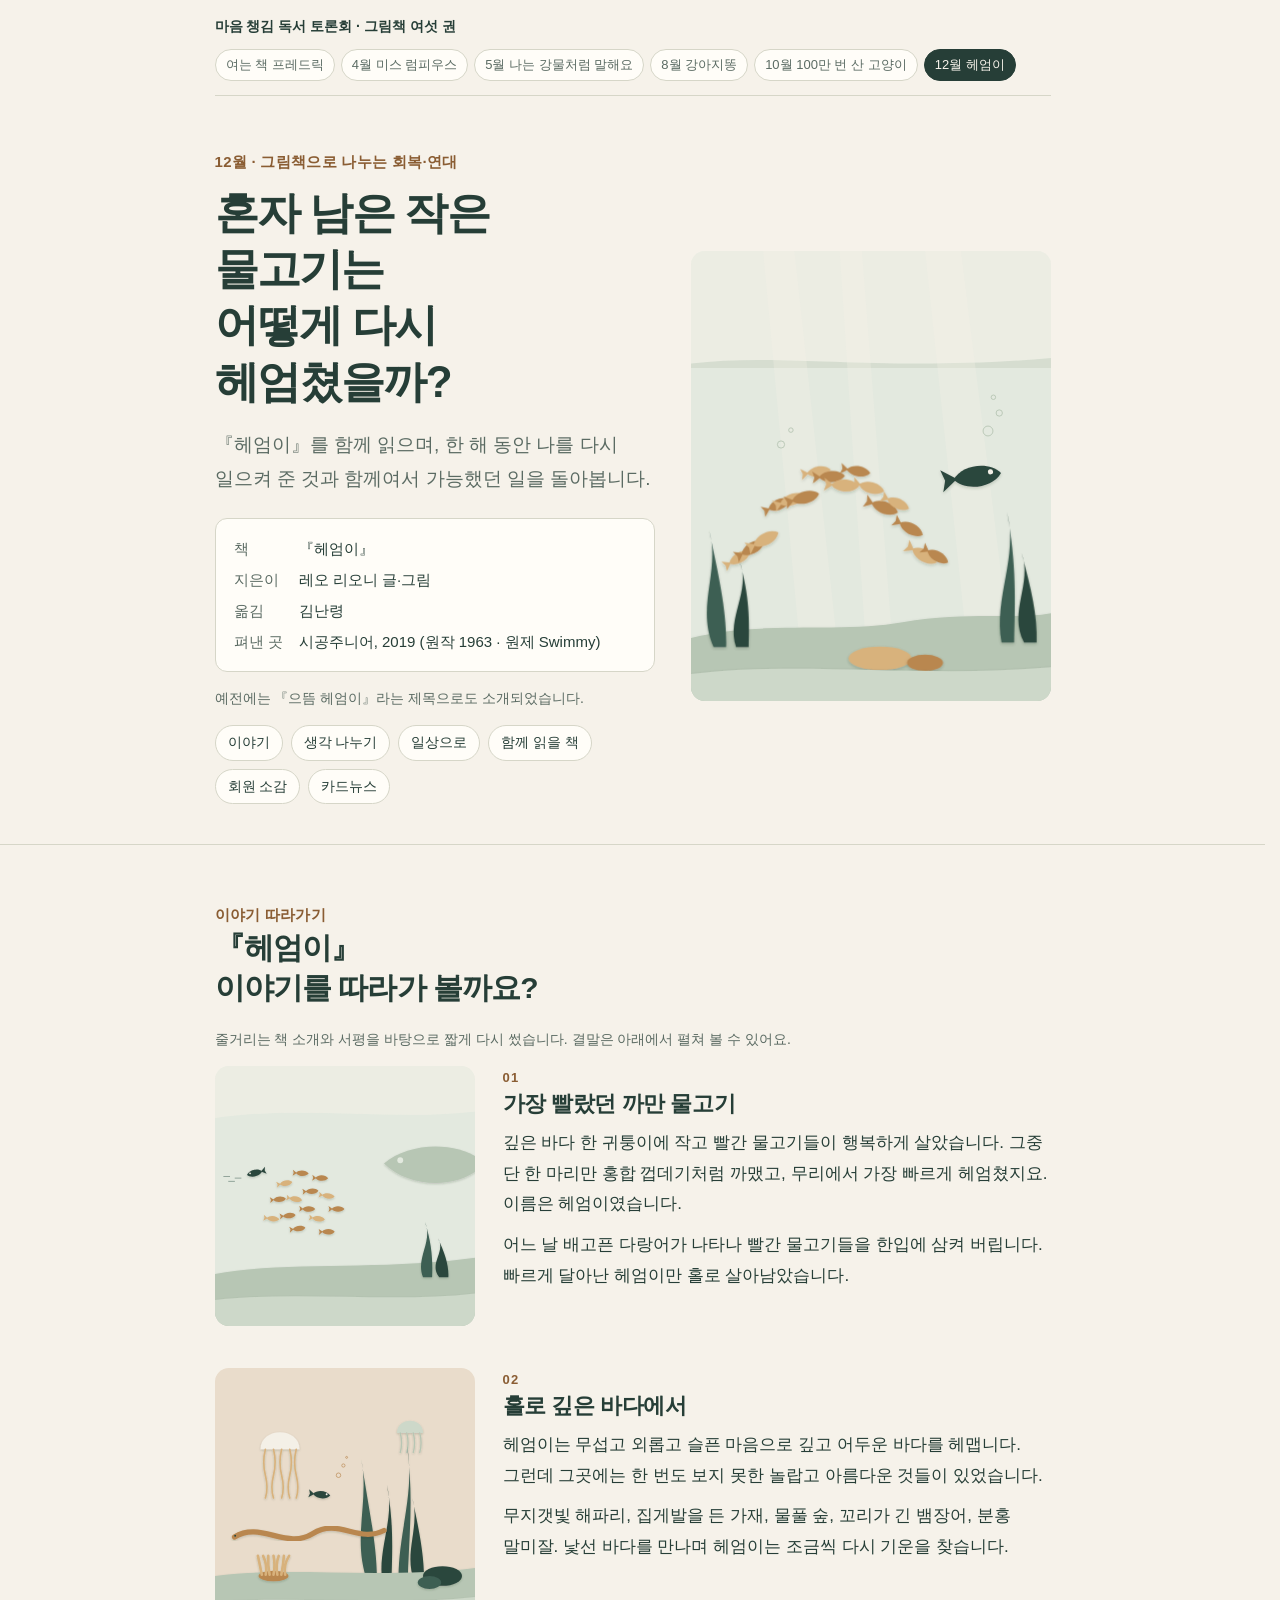
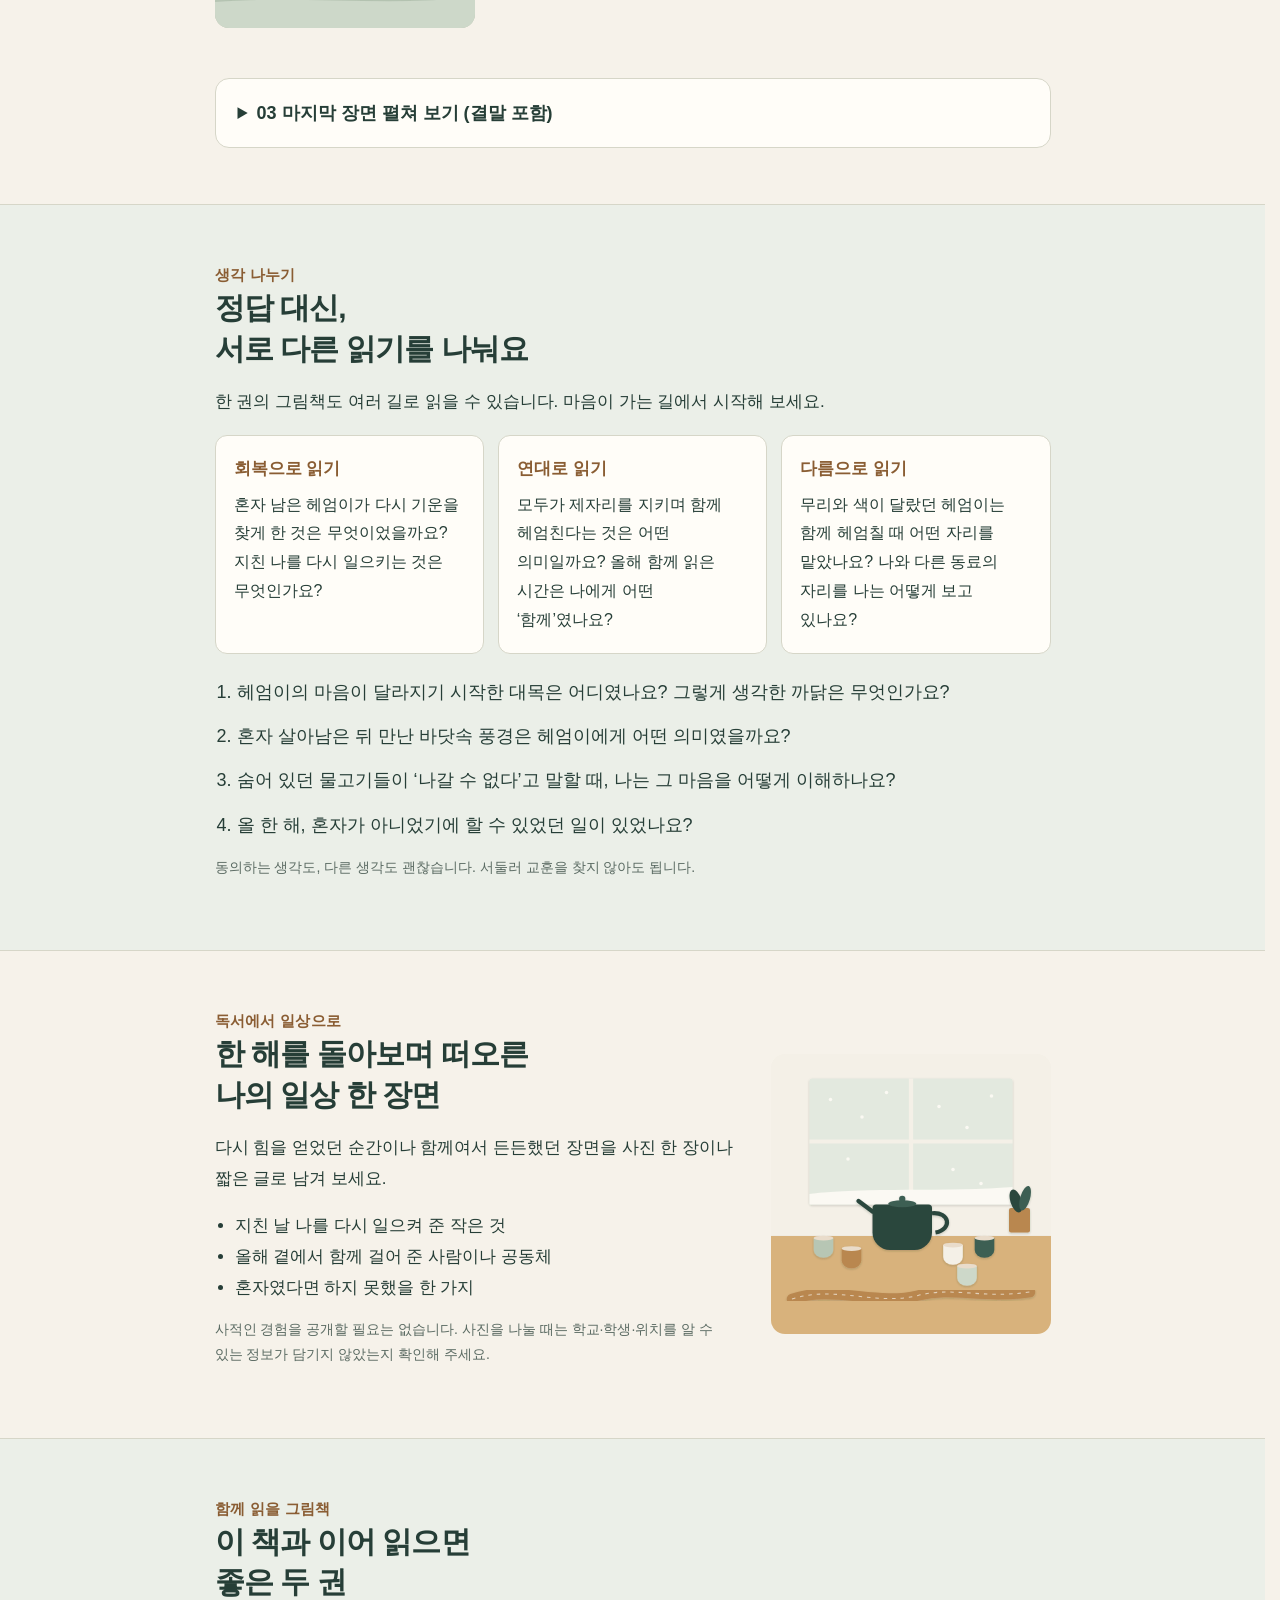
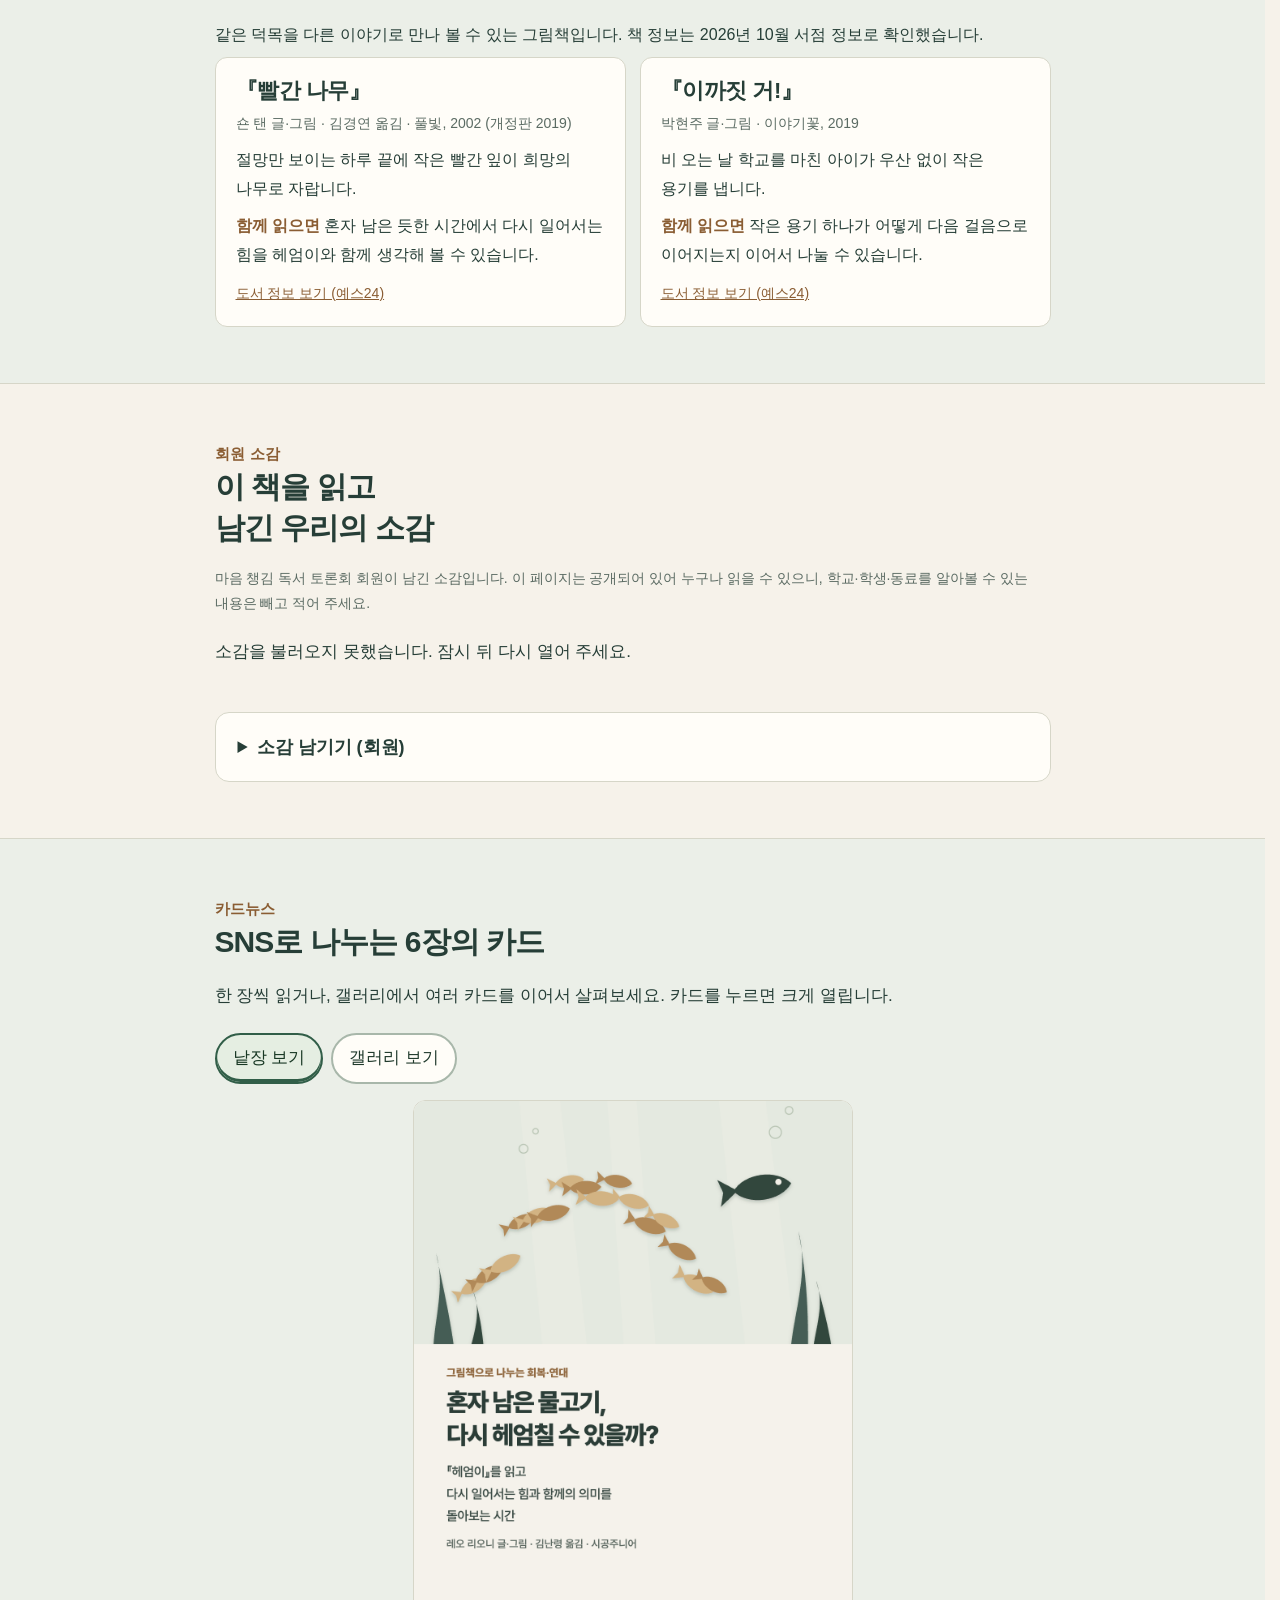
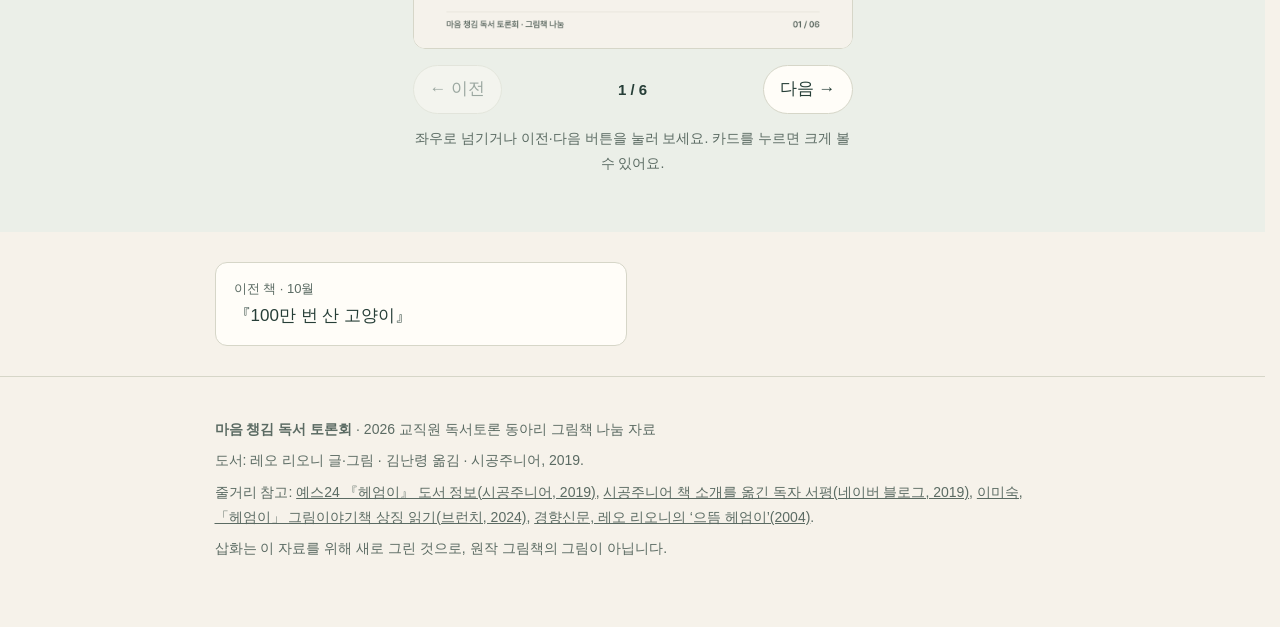
<file: swimmy/index.html>
<!doctype html><html lang="ko"><head><meta charset="utf-8"><meta name="viewport" content="width=device-width,initial-scale=1"><title>『헤엄이』로 나누는 회복·연대 | 마음 챙김 독서 토론회</title><meta name="description" content="『헤엄이』를 함께 읽으며, 한 해 동안 나를 다시 일으켜 준 것과 함께여서 가능했던 일을 돌아봅니다."><meta property="og:title" content="혼자 남은 작은 물고기는 어떻게 다시 헤엄쳤을까?"><link rel="icon" href="../favicon.svg" type="image/svg+xml"><link rel="apple-touch-icon" href="../apple-touch-icon.png"><style>:root{--paper:#f6f2ea;--paper2:#ebefe8;--ink:#263e37;--sub:#5b6b63;--accent:#8a5d33;--line:#d6d6c8;--card:#fffdf8}
*{box-sizing:border-box}html{scroll-behavior:smooth}body{margin:0;background:var(--paper);color:var(--ink);font:17px/1.8 "Pretendard","Apple SD Gothic Neo","Noto Sans KR","Malgun Gothic",sans-serif;word-break:keep-all;-webkit-text-size-adjust:100%}
.wrap{max-width:880px;margin:0 auto;padding:0 22px}header.top{padding:18px 0;border-bottom:1px solid var(--line);font-size:14px;color:var(--sub);display:flex;justify-content:space-between;gap:12px;flex-wrap:wrap}
.hero{display:grid;grid-template-columns:1.1fr .9fr;gap:36px;align-items:center;padding:52px 0 40px}.eyebrow{color:var(--accent);font-weight:600;font-size:15px;letter-spacing:.02em}
h1{font-size:44px;line-height:1.28;letter-spacing:-.04em;margin:10px 0 18px}h2{font-size:30px;letter-spacing:-.03em;line-height:1.35;margin:0 0 18px}h3{font-size:22px;letter-spacing:-.02em;margin:0 0 8px;line-height:1.4}
.lead{font-size:19px;color:var(--sub);margin:0 0 22px}.art svg{width:100%;height:auto;display:block;border-radius:14px}
.biblio{display:grid;grid-template-columns:auto 1fr;gap:4px 16px;font-size:15px;margin:0;padding:16px 18px;background:var(--card);border:1px solid var(--line);border-radius:12px}.biblio dt{color:var(--sub)}.biblio dd{margin:0}
nav.toc{display:flex;gap:8px;flex-wrap:wrap;margin:6px 0 0}nav.toc a{font-size:14px;color:var(--ink);text-decoration:none;border:1px solid var(--line);border-radius:999px;padding:4px 12px;background:var(--card)}
section{padding:56px 0;border-top:1px solid var(--line)}section.alt{background:var(--paper2)}
.story{display:grid;gap:42px}.step{display:grid;grid-template-columns:260px 1fr;gap:28px;align-items:start}.step .num{font-size:13px;color:var(--accent);font-weight:700;letter-spacing:.1em}.step p{margin:0 0 10px}
blockquote{margin:14px 0 0;padding:10px 0 10px 18px;border-left:3px solid var(--accent);font-size:19px;font-weight:600}
details{margin-top:8px;background:var(--card);border:1px solid var(--line);border-radius:14px;padding:18px 22px}summary{cursor:pointer;font-weight:700;font-size:18px}details[open] summary{margin-bottom:16px}
.lens{display:grid;grid-template-columns:repeat(3,1fr);gap:14px;margin-top:8px}.lens div{background:var(--card);border:1px solid var(--line);border-radius:12px;padding:18px}.lens b{display:block;color:var(--accent);margin-bottom:6px}.lens p{margin:0;font-size:16px}
ol.q{padding-left:22px;margin:22px 0 0}ol.q li{margin:0 0 12px;font-size:18px}
.daily{display:grid;grid-template-columns:1fr 280px;gap:28px;align-items:center}.daily ul{padding-left:20px;margin:12px 0}.note{font-size:14px;color:var(--sub)}
.cards{display:grid;grid-template-columns:repeat(auto-fill,minmax(240px,1fr));gap:14px;margin-top:18px}.cards img{width:100%;height:auto;display:block;border-radius:10px;border:1px solid var(--line)}
footer{padding:40px 0 60px;border-top:1px solid var(--line);font-size:14px;color:var(--sub)}footer p{margin:0 0 6px}footer a{color:var(--sub)}
@media (max-width:720px){body{font-size:16px}.hero{grid-template-columns:1fr;padding-top:34px}h1{font-size:34px}h2{font-size:25px}.step{grid-template-columns:1fr;gap:14px}.step .art{max-width:340px}.lens{grid-template-columns:1fr}.daily{grid-template-columns:1fr}.daily .art{max-width:300px}}
.sitebar{display:flex;justify-content:space-between;align-items:center;gap:10px;flex-wrap:wrap;padding:14px 0;border-bottom:1px solid var(--line);font-size:14px}.sitebar a{color:var(--ink);text-decoration:none}.sitebar .home{font-weight:700}.shelf{display:flex;gap:6px;flex-wrap:wrap}.shelf a{font-size:13px;border:1px solid var(--line);border-radius:999px;padding:3px 10px;background:var(--card);color:var(--sub)}.shelf a.on{background:var(--ink);color:var(--paper);border-color:var(--ink)}
.pager{display:grid;grid-template-columns:1fr 1fr;gap:12px;padding:30px 0}.pager a{display:block;border:1px solid var(--line);border-radius:12px;padding:14px 18px;background:var(--card);text-decoration:none;color:var(--ink)}.pager a small{display:block;color:var(--sub);font-size:13px}.pager .next{text-align:right}
.extra{margin-top:14px;padding:14px 16px;border:1px dashed var(--line);border-radius:12px;font-size:15px;background:var(--card)}
.grid6{display:grid;grid-template-columns:repeat(auto-fill,minmax(250px,1fr));gap:18px;margin-top:22px}.bk{display:flex;flex-direction:column;background:var(--card);border:1px solid var(--line);border-radius:16px;overflow:hidden;text-decoration:none;color:var(--ink)}.bk .thumb svg{display:block;width:100%;height:200px}.bk .in{padding:16px 18px 18px}.chip{display:inline-block;font-size:12px;font-weight:700;color:var(--accent);letter-spacing:.04em}.bk h3{margin:6px 0 6px;font-size:21px}.bk p{margin:0;color:var(--sub);font-size:15px;line-height:1.6}.bk .go{margin-top:12px;font-size:14px;font-weight:700}
.flow{display:grid;grid-template-columns:repeat(4,1fr);gap:12px;margin-top:18px}.flow div{background:var(--card);border:1px solid var(--line);border-radius:12px;padding:16px}.flow b{display:block;color:var(--accent);font-size:13px;margin-bottom:4px}
@media (max-width:720px){.flow{grid-template-columns:1fr 1fr}.pager{grid-template-columns:1fr}.pager .next{text-align:left}}#voices .v-list{list-style:none;padding:0;margin:20px 0 0;display:grid;gap:12px}#voices .v-list li{background:var(--card);border:1px solid var(--line);border-radius:12px;padding:16px 18px}#voices .v-meta{display:flex;gap:10px;align-items:baseline;font-size:14px;color:var(--sub);margin-bottom:6px}#voices .v-meta b{color:var(--ink);font-size:16px}#voices .v-list p{margin:0;white-space:pre-wrap}#voices .v-empty{color:var(--sub)}
#voices form{display:grid;gap:12px;margin-top:4px}#voices label{display:grid;gap:6px;font-size:15px;font-weight:600}#voices input[type=text],#voices input[type=password],#voices textarea{font:inherit;font-weight:400;padding:10px 12px;border:1px solid var(--line);border-radius:10px;background:#fff;color:var(--ink)}#voices textarea{min-height:140px;resize:vertical}#voices .row{display:flex;gap:12px;flex-wrap:wrap;align-items:center;justify-content:space-between}#voices .keep{display:flex;gap:6px;align-items:center;font-weight:400;font-size:14px;color:var(--sub)}#voices button{font:inherit;font-weight:700;background:var(--ink);color:var(--paper);border:0;border-radius:999px;padding:10px 22px;cursor:pointer}#voices button:disabled{opacity:.5}#voices .v-msg{font-size:15px;color:var(--accent);min-height:1.5em;margin:0}.v-count{font-size:13px;color:var(--sub);font-weight:400}a:focus-visible,button:focus-visible,summary:focus-visible,input:focus-visible,textarea:focus-visible{outline:3px solid var(--accent);outline-offset:3px}
#voices .v-delete{margin-top:14px;border-top:1px solid var(--line);padding-top:10px}#voices .v-delete summary{cursor:pointer;font-size:14px;width:fit-content}#voices .v-delete-form{margin-top:12px;min-width:0}#voices .v-delete-form input{width:100%;min-width:0;box-sizing:border-box}#voices .v-delete-actions{display:flex;gap:10px;flex-wrap:wrap}#voices .v-delete-note{font-size:13px;font-weight:400;color:var(--sub);margin-top:10px!important}#voices button.v-cancel{background:transparent;color:var(--ink);border:1px solid var(--line)}#voices button:disabled{opacity:.5;cursor:wait}#voices .v-meta{flex-wrap:wrap}#voices .v-list li{min-width:0;overflow-wrap:anywhere}#voices .v-list .v-msg{margin-top:8px}#voices .v-list:focus{outline:3px solid var(--accent);outline-offset:3px}@media(max-width:480px){#voices .v-delete-actions button{flex:1;padding:10px 14px}#voices .v-delete-form label{font-size:14px}}
#together .tg{display:grid;grid-template-columns:repeat(2,1fr);gap:14px;margin-top:8px}#together article{background:var(--card);border:1px solid var(--line);border-radius:12px;padding:18px 20px}#together h3{margin:0 0 4px}#together .by{font-size:14px;color:var(--sub);margin:0 0 10px}#together p{margin:0 0 8px;font-size:16px}#together .with{color:var(--ink)}#together .with b{color:var(--accent)}#together a{font-size:14px;color:var(--accent)}@media(max-width:720px){#together .tg{grid-template-columns:1fr}}</style><link rel="stylesheet" href="../card-gallery.css?v=20261026c"></head><body>
<div class="wrap"><nav class="sitebar" aria-label="사이트 메뉴"><a class="home" href="../index.html">마음 챙김 독서 토론회 · 그림책 여섯 권</a><span class="shelf"><a href="../frederick/index.html">여는 책 프레드릭</a><a href="../rumphius/index.html">4월 미스 럼피우스</a><a href="../river/index.html">5월 나는 강물처럼 말해요</a><a href="../ganajittong/index.html">8월 강아지똥</a><a href="../cat/index.html">10월 100만 번 산 고양이</a><a href="../swimmy/index.html" class="on" aria-current="page">12월 헤엄이</a></span></nav></div>
<div class="wrap"><div class="hero"><div><div class="eyebrow">12월 · 그림책으로 나누는 회복·연대</div><h1>혼자 남은 작은 물고기는<br>어떻게 다시 헤엄쳤을까?</h1><p class="lead">『헤엄이』를 함께 읽으며, 한 해 동안 나를 다시 일으켜 준 것과 함께여서 가능했던 일을 돌아봅니다.</p>
<dl class="biblio"><dt>책</dt><dd>『헤엄이』</dd><dt>지은이</dt><dd>레오 리오니 글·그림</dd><dt>옮김</dt><dd>김난령</dd><dt>펴낸 곳</dt><dd>시공주니어, 2019 (원작 1963 · 원제 Swimmy)</dd></dl><p class="note">예전에는 『으뜸 헤엄이』라는 제목으로도 소개되었습니다.</p>
<nav class="toc" aria-label="바로 가기"><a href="#story">이야기</a><a href="#think">생각 나누기</a><a href="#daily">일상으로</a><a href="#together">함께 읽을 책</a><a href="#voices">회원 소감</a><a href="#cards">카드뉴스</a></nav></div>
<div class="art"><svg role="img" aria-label="『헤엄이』 대표 삽화" xmlns="http://www.w3.org/2000/svg" viewBox="0 0 800 1000"><defs><filter id="f178" x="-20%" y="-20%" width="140%" height="140%"><feDropShadow dx="0" dy="3" stdDeviation="3" flood-color="#1d2e28" flood-opacity=".22"/></filter></defs><rect width="800" height="1000" fill="#e3e9df"/><rect y="0" width="800" height="260" fill="#f4f0e7" opacity=".55"/><path d="M0 250 C200 225 420 270 800 238 L800 260 L0 260Z" fill="#cdd8c9" opacity=".7"/>
<path d="M160 0 L230 0 L328 900 L244 900Z" fill="#f4f0e7" opacity=".28"/><path d="M330 0 L380 0 L450 900 L390 900Z" fill="#f4f0e7" opacity=".28"/><path d="M520 0 L600 0 L712 900 L616 900Z" fill="#f4f0e7" opacity=".28"/>
<circle cx="660" cy="400" r="11" fill="none" stroke="#b7c6b4" stroke-width="2"/><circle cx="685" cy="360" r="7" fill="none" stroke="#b7c6b4" stroke-width="2"/><circle cx="672" cy="325" r="5" fill="none" stroke="#b7c6b4" stroke-width="2"/><circle cx="200" cy="430" r="8" fill="none" stroke="#b7c6b4" stroke-width="2"/><circle cx="222" cy="398" r="5" fill="none" stroke="#b7c6b4" stroke-width="2"/>
<g filter="url(#f178)"><g transform="translate(110.0 680.0) rotate(-30.0) scale(0.95 0.95)"><path d="M-30 0 C-18 -16 14 -16 26 0 C14 16 -18 16 -30 0Z" fill="#d8b27c"/><path d="M-26 0 L-44 -13 L-40 0 L-44 13Z" fill="#d8b27c"/></g><g transform="translate(139.3 658.4) rotate(-29.3) scale(1.03 1.03)"><path d="M-30 0 C-18 -16 14 -16 26 0 C14 16 -18 16 -30 0Z" fill="#b9874f"/><path d="M-26 0 L-44 -13 L-40 0 L-44 13Z" fill="#b9874f"/></g><g transform="translate(168.7 638.7) rotate(-27.4) scale(1.1099999999999999 1.1099999999999999)"><path d="M-30 0 C-18 -16 14 -16 26 0 C14 16 -18 16 -30 0Z" fill="#d8b27c"/><path d="M-26 0 L-44 -13 L-40 0 L-44 13Z" fill="#d8b27c"/></g><g transform="translate(198.0 562.4) rotate(-24.3) scale(0.95 0.95)"><path d="M-30 0 C-18 -16 14 -16 26 0 C14 16 -18 16 -30 0Z" fill="#b9874f"/><path d="M-26 0 L-44 -13 L-40 0 L-44 13Z" fill="#b9874f"/></g><g transform="translate(227.3 551.4) rotate(-20.1) scale(1.03 1.03)"><path d="M-30 0 C-18 -16 14 -16 26 0 C14 16 -18 16 -30 0Z" fill="#d8b27c"/><path d="M-26 0 L-44 -13 L-40 0 L-44 13Z" fill="#d8b27c"/></g><g transform="translate(256.7 546.8) rotate(-15.0) scale(1.1099999999999999 1.1099999999999999)"><path d="M-30 0 C-18 -16 14 -16 26 0 C14 16 -18 16 -30 0Z" fill="#b9874f"/><path d="M-26 0 L-44 -13 L-40 0 L-44 13Z" fill="#b9874f"/></g><g transform="translate(286.0 489.8) rotate(-9.3) scale(0.95 0.95)"><path d="M-30 0 C-18 -16 14 -16 26 0 C14 16 -18 16 -30 0Z" fill="#d8b27c"/><path d="M-26 0 L-44 -13 L-40 0 L-44 13Z" fill="#d8b27c"/></g><g transform="translate(315.3 501.1) rotate(-3.1) scale(1.03 1.03)"><path d="M-30 0 C-18 -16 14 -16 26 0 C14 16 -18 16 -30 0Z" fill="#b9874f"/><path d="M-26 0 L-44 -13 L-40 0 L-44 13Z" fill="#b9874f"/></g><g transform="translate(344.7 521.1) rotate(3.1) scale(1.1099999999999999 1.1099999999999999)"><path d="M-30 0 C-18 -16 14 -16 26 0 C14 16 -18 16 -30 0Z" fill="#d8b27c"/><path d="M-26 0 L-44 -13 L-40 0 L-44 13Z" fill="#d8b27c"/></g><g transform="translate(374.0 489.8) rotate(9.3) scale(0.95 0.95)"><path d="M-30 0 C-18 -16 14 -16 26 0 C14 16 -18 16 -30 0Z" fill="#b9874f"/><path d="M-26 0 L-44 -13 L-40 0 L-44 13Z" fill="#b9874f"/></g><g transform="translate(403.3 526.8) rotate(15.0) scale(1.03 1.03)"><path d="M-30 0 C-18 -16 14 -16 26 0 C14 16 -18 16 -30 0Z" fill="#d8b27c"/><path d="M-26 0 L-44 -13 L-40 0 L-44 13Z" fill="#d8b27c"/></g><g transform="translate(432.7 571.4) rotate(20.1) scale(1.1099999999999999 1.1099999999999999)"><path d="M-30 0 C-18 -16 14 -16 26 0 C14 16 -18 16 -30 0Z" fill="#b9874f"/><path d="M-26 0 L-44 -13 L-40 0 L-44 13Z" fill="#b9874f"/></g><g transform="translate(462.0 562.4) rotate(24.3) scale(0.95 0.95)"><path d="M-30 0 C-18 -16 14 -16 26 0 C14 16 -18 16 -30 0Z" fill="#d8b27c"/><path d="M-26 0 L-44 -13 L-40 0 L-44 13Z" fill="#d8b27c"/></g><g transform="translate(491.3 618.7) rotate(27.4) scale(1.03 1.03)"><path d="M-30 0 C-18 -16 14 -16 26 0 C14 16 -18 16 -30 0Z" fill="#b9874f"/><path d="M-26 0 L-44 -13 L-40 0 L-44 13Z" fill="#b9874f"/></g><g transform="translate(520.7 678.4) rotate(29.3) scale(1.1099999999999999 1.1099999999999999)"><path d="M-30 0 C-18 -16 14 -16 26 0 C14 16 -18 16 -30 0Z" fill="#d8b27c"/><path d="M-26 0 L-44 -13 L-40 0 L-44 13Z" fill="#d8b27c"/></g><g transform="translate(550.0 680.0) rotate(30.0) scale(0.95 0.95)"><path d="M-30 0 C-18 -16 14 -16 26 0 C14 16 -18 16 -30 0Z" fill="#b9874f"/><path d="M-26 0 L-44 -13 L-40 0 L-44 13Z" fill="#b9874f"/></g></g>
<g filter="url(#f178)"><g transform="translate(640.0 500.0) rotate(-8.0) scale(1.9 1.9)"><path d="M-30 0 C-18 -16 14 -16 26 0 C14 16 -18 16 -30 0Z" fill="#2c473e"/><path d="M-26 0 L-44 -13 L-40 0 L-44 13Z" fill="#2c473e"/><circle cx="14" cy="-3" r="3" fill="#f4f0e7"/></g></g>
<path d="M0 860 C160 820 330 850 470 825 C620 800 720 820 800 805 L800 1000 L0 1000Z" fill="#b7c6b4" filter="url(#f178)"/>
<g filter="url(#f178)"><path d="M50 880 C10 789 66 711 40 620 C62 724 80 802 78 880Z" fill="#3d5e53"/><path d="M100 880 C78 813.5 134 756.5 108 690 C130 766 130 823 128 880Z" fill="#2c473e"/><path d="M690 870 C672 768.5 728 681.5 702 580 C724 696 720 783 718 870Z" fill="#3d5e53"/><path d="M740 870 C704 800 760 740 734 670 C756 750 770 810 768 870Z" fill="#2c473e"/></g>
<ellipse cx="420" cy="905" rx="70" ry="26" fill="#d8b27c" filter="url(#f178)"/><ellipse cx="520" cy="915" rx="40" ry="18" fill="#b9874f" filter="url(#f178)"/>
<path d="M0 940 C240 910 520 950 800 925 L800 1000 L0 1000Z" fill="#cdd8c9" filter="url(#f178)"/></svg></div></div></div>
<section id="story"><div class="wrap"><div class="eyebrow">이야기 따라가기</div><h2>『헤엄이』<br>이야기를 따라가 볼까요?</h2><p class="note">줄거리는 책 소개와 서평을 바탕으로 짧게 다시 썼습니다. 결말은 아래에서 펼쳐 볼 수 있어요.</p>
<div class="story"><div class="step"><div class="art"><svg role="img" aria-label="작은 물고기 떼 곁을 빠르게 헤엄치는 까만 물고기와 다가오는 큰 그림자" xmlns="http://www.w3.org/2000/svg" viewBox="0 0 800 800"><defs><filter id="f179" x="-20%" y="-20%" width="140%" height="140%"><feDropShadow dx="0" dy="3" stdDeviation="3" flood-color="#1d2e28" flood-opacity=".22"/></filter></defs><rect width="800" height="800" fill="#e3e9df"/><path d="M0 0 H800 V140 C560 170 260 120 0 160Z" fill="#f4f0e7" opacity=".6"/>
<g filter="url(#f179)"><path d="M520 300 C600 230 760 230 830 300 C760 380 600 380 520 300Z" fill="#b7c6b4"/><path d="M830 300 L880 250 L870 300 L880 350Z" fill="#b7c6b4"/><circle cx="570" cy="290" r="9" fill="#e3e9df"/></g>
<g filter="url(#f179)"><g transform="translate(220.0 360.0) rotate(-10.0) scale(0.7 0.7)"><path d="M-30 0 C-18 -16 14 -16 26 0 C14 16 -18 16 -30 0Z" fill="#d8b27c"/><path d="M-26 0 L-44 -13 L-40 0 L-44 13Z" fill="#d8b27c"/></g><g transform="translate(270.0 330.0) rotate(3.0) scale(0.7 0.7)"><path d="M-30 0 C-18 -16 14 -16 26 0 C14 16 -18 16 -30 0Z" fill="#b9874f"/><path d="M-26 0 L-44 -13 L-40 0 L-44 13Z" fill="#b9874f"/></g><g transform="translate(300.0 385.0) rotate(-4.0) scale(0.7 0.7)"><path d="M-30 0 C-18 -16 14 -16 26 0 C14 16 -18 16 -30 0Z" fill="#b9874f"/><path d="M-26 0 L-44 -13 L-40 0 L-44 13Z" fill="#b9874f"/></g><g transform="translate(250.0 410.0) rotate(9.0) scale(0.7 0.7)"><path d="M-30 0 C-18 -16 14 -16 26 0 C14 16 -18 16 -30 0Z" fill="#d8b27c"/><path d="M-26 0 L-44 -13 L-40 0 L-44 13Z" fill="#d8b27c"/></g><g transform="translate(330.0 345.0) rotate(2.0) scale(0.7 0.7)"><path d="M-30 0 C-18 -16 14 -16 26 0 C14 16 -18 16 -30 0Z" fill="#b9874f"/><path d="M-26 0 L-44 -13 L-40 0 L-44 13Z" fill="#b9874f"/></g><g transform="translate(200.0 410.0) rotate(-5.0) scale(0.7 0.7)"><path d="M-30 0 C-18 -16 14 -16 26 0 C14 16 -18 16 -30 0Z" fill="#b9874f"/><path d="M-26 0 L-44 -13 L-40 0 L-44 13Z" fill="#b9874f"/></g><g transform="translate(350.0 400.0) rotate(8.0) scale(0.7 0.7)"><path d="M-30 0 C-18 -16 14 -16 26 0 C14 16 -18 16 -30 0Z" fill="#d8b27c"/><path d="M-26 0 L-44 -13 L-40 0 L-44 13Z" fill="#d8b27c"/></g><g transform="translate(290.0 440.0) rotate(1.0) scale(0.7 0.7)"><path d="M-30 0 C-18 -16 14 -16 26 0 C14 16 -18 16 -30 0Z" fill="#b9874f"/><path d="M-26 0 L-44 -13 L-40 0 L-44 13Z" fill="#b9874f"/></g><g transform="translate(230.0 460.0) rotate(-6.0) scale(0.7 0.7)"><path d="M-30 0 C-18 -16 14 -16 26 0 C14 16 -18 16 -30 0Z" fill="#b9874f"/><path d="M-26 0 L-44 -13 L-40 0 L-44 13Z" fill="#b9874f"/></g><g transform="translate(320.0 470.0) rotate(7.0) scale(0.7 0.7)"><path d="M-30 0 C-18 -16 14 -16 26 0 C14 16 -18 16 -30 0Z" fill="#d8b27c"/><path d="M-26 0 L-44 -13 L-40 0 L-44 13Z" fill="#d8b27c"/></g><g transform="translate(380.0 440.0) rotate(0.0) scale(0.7 0.7)"><path d="M-30 0 C-18 -16 14 -16 26 0 C14 16 -18 16 -30 0Z" fill="#b9874f"/><path d="M-26 0 L-44 -13 L-40 0 L-44 13Z" fill="#b9874f"/></g><g transform="translate(260.0 500.0) rotate(-7.0) scale(0.7 0.7)"><path d="M-30 0 C-18 -16 14 -16 26 0 C14 16 -18 16 -30 0Z" fill="#b9874f"/><path d="M-26 0 L-44 -13 L-40 0 L-44 13Z" fill="#b9874f"/></g><g transform="translate(180.0 470.0) rotate(6.0) scale(0.7 0.7)"><path d="M-30 0 C-18 -16 14 -16 26 0 C14 16 -18 16 -30 0Z" fill="#d8b27c"/><path d="M-26 0 L-44 -13 L-40 0 L-44 13Z" fill="#d8b27c"/></g><g transform="translate(350.0 510.0) rotate(-1.0) scale(0.7 0.7)"><path d="M-30 0 C-18 -16 14 -16 26 0 C14 16 -18 16 -30 0Z" fill="#b9874f"/><path d="M-26 0 L-44 -13 L-40 0 L-44 13Z" fill="#b9874f"/></g></g><g filter="url(#f179)"><g transform="translate(120.0 330.0) rotate(-14.0) scale(-0.85 0.85)"><path d="M-30 0 C-18 -16 14 -16 26 0 C14 16 -18 16 -30 0Z" fill="#2c473e"/><path d="M-26 0 L-44 -13 L-40 0 L-44 13Z" fill="#2c473e"/><circle cx="14" cy="-3" r="3" fill="#f4f0e7"/></g></g>
<path d="M80 345 h-18" stroke="#3d5e53" stroke-width="3" stroke-linecap="round" opacity=".5"/><path d="M60 355 h-18" stroke="#3d5e53" stroke-width="3" stroke-linecap="round" opacity=".5"/><path d="M45 340 h-18" stroke="#3d5e53" stroke-width="3" stroke-linecap="round" opacity=".5"/>
<path d="M0 640 C200 600 520 630 800 590 L800 800 L0 800Z" fill="#b7c6b4" filter="url(#f179)"/><g filter="url(#f179)"><path d="M640 650 C616 590.5 672 539.5 646 480 C668 548 670 599 668 650Z" fill="#3d5e53"/><path d="M690 650 C656 608 712 572 686 530 C708 578 720 614 718 650Z" fill="#2c473e"/></g><path d="M0 720 C260 690 540 730 800 700 L800 800 L0 800Z" fill="#cdd8c9" filter="url(#f179)"/></svg></div><div><div class="num">01</div><h3>가장 빨랐던 까만 물고기</h3><p>깊은 바다 한 귀퉁이에 작고 빨간 물고기들이 행복하게 살았습니다. 그중 단 한 마리만 홍합 껍데기처럼 까맸고, 무리에서 가장 빠르게 헤엄쳤지요. 이름은 헤엄이였습니다.</p><p>어느 날 배고픈 다랑어가 나타나 빨간 물고기들을 한입에 삼켜 버립니다. 빠르게 달아난 헤엄이만 홀로 살아남았습니다.</p></div></div><div class="step"><div class="art"><svg role="img" aria-label="해파리, 물풀 숲, 길쭉한 뱀장어, 말미잘 사이를 헤엄치는 까만 물고기" xmlns="http://www.w3.org/2000/svg" viewBox="0 0 800 800"><defs><filter id="f180" x="-20%" y="-20%" width="140%" height="140%"><feDropShadow dx="0" dy="3" stdDeviation="3" flood-color="#1d2e28" flood-opacity=".22"/></filter></defs><rect width="800" height="800" fill="#e9dccb"/>
<g filter="url(#f180)"><path d="M140 250 C140 180 260 180 260 250Z" fill="#f4f0e7"/><path d="M155 250 q-10 40 0 80 q10 40 0 70" fill="none" stroke="#d8b27c" stroke-width="5" stroke-linecap="round"/><path d="M180 250 q10 40 0 80 q-10 40 0 70" fill="none" stroke="#d8b27c" stroke-width="5" stroke-linecap="round"/><path d="M205 250 q-10 40 0 80 q10 40 0 70" fill="none" stroke="#d8b27c" stroke-width="5" stroke-linecap="round"/><path d="M230 250 q10 40 0 80 q-10 40 0 70" fill="none" stroke="#d8b27c" stroke-width="5" stroke-linecap="round"/><path d="M250 250 q-10 40 0 80 q10 40 0 70" fill="none" stroke="#d8b27c" stroke-width="5" stroke-linecap="round"/></g>
<g filter="url(#f180)"><path d="M560 200 C560 150 640 150 640 200Z" fill="#cdd8c9"/><path d="M570 200 q8 30 0 60" fill="none" stroke="#b7c6b4" stroke-width="4" stroke-linecap="round"/><path d="M590 200 q8 30 0 60" fill="none" stroke="#b7c6b4" stroke-width="4" stroke-linecap="round"/><path d="M610 200 q8 30 0 60" fill="none" stroke="#b7c6b4" stroke-width="4" stroke-linecap="round"/><path d="M630 200 q8 30 0 60" fill="none" stroke="#b7c6b4" stroke-width="4" stroke-linecap="round"/></g>
<g filter="url(#f180)"><path d="M470 660 C420 527 476 413 450 280 C472 432 500 546 498 660Z" fill="#3d5e53"/><path d="M515 660 C499 555 555 465 529 360 C551 480 545 570 543 660Z" fill="#2c473e"/><path d="M565 660 C561 513 617 387 591 240 C613 408 595 534 593 660Z" fill="#3d5e53"/><path d="M615 660 C577 569 633 491 607 400 C629 504 645 582 643 660Z" fill="#2c473e"/></g>
<path d="M60 520 C140 470 220 560 300 510 C380 460 440 540 520 500" fill="none" stroke="#b9874f" stroke-width="16" stroke-linecap="round" filter="url(#f180)"/><circle cx="62" cy="516" r="3" fill="#2c473e"/>
<g filter="url(#f180)"><g transform="translate(330.0 390.0) rotate(6.0) scale(0.95 0.95)"><path d="M-30 0 C-18 -16 14 -16 26 0 C14 16 -18 16 -30 0Z" fill="#2c473e"/><path d="M-26 0 L-44 -13 L-40 0 L-44 13Z" fill="#2c473e"/><circle cx="14" cy="-3" r="3" fill="#f4f0e7"/></g></g>
<circle cx="380" cy="330" r="7" fill="none" stroke="#b9874f" stroke-width="2"/><circle cx="395" cy="300" r="5" fill="none" stroke="#b9874f" stroke-width="2"/><circle cx="405" cy="275" r="3" fill="none" stroke="#b9874f" stroke-width="2"/>
<path d="M0 640 C200 610 520 650 800 615 L800 800 L0 800Z" fill="#b7c6b4" filter="url(#f180)"/>
<g filter="url(#f180)"><ellipse cx="180" cy="640" rx="46" ry="16" fill="#b9874f"/><path d="M144 636 q-6 -30 -12 -58" fill="none" stroke="#d8b27c" stroke-width="8" stroke-linecap="round"/><path d="M156 636 q6 -30 -8 -58" fill="none" stroke="#d8b27c" stroke-width="8" stroke-linecap="round"/><path d="M168 636 q-6 -30 -4 -58" fill="none" stroke="#d8b27c" stroke-width="8" stroke-linecap="round"/><path d="M180 636 q6 -30 0 -58" fill="none" stroke="#d8b27c" stroke-width="8" stroke-linecap="round"/><path d="M192 636 q-6 -30 4 -58" fill="none" stroke="#d8b27c" stroke-width="8" stroke-linecap="round"/><path d="M204 636 q6 -30 8 -58" fill="none" stroke="#d8b27c" stroke-width="8" stroke-linecap="round"/><path d="M216 636 q-6 -30 12 -58" fill="none" stroke="#d8b27c" stroke-width="8" stroke-linecap="round"/></g>
<g filter="url(#f180)"><ellipse cx="700" cy="640" rx="60" ry="30" fill="#2c473e"/><ellipse cx="660" cy="660" rx="36" ry="20" fill="#3d5e53"/></g>
<path d="M0 720 C260 700 540 735 800 705 L800 800 L0 800Z" fill="#cdd8c9" filter="url(#f180)"/></svg></div><div><div class="num">02</div><h3>홀로 깊은 바다에서</h3><p>헤엄이는 무섭고 외롭고 슬픈 마음으로 깊고 어두운 바다를 헤맵니다. 그런데 그곳에는 한 번도 보지 못한 놀랍고 아름다운 것들이 있었습니다.</p><p>무지갯빛 해파리, 집게발을 든 가재, 물풀 숲, 꼬리가 긴 뱀장어, 분홍 말미잘. 낯선 바다를 만나며 헤엄이는 조금씩 다시 기운을 찾습니다.</p></div></div><details><summary>03 마지막 장면 펼쳐 보기 (결말 포함)</summary><div class="step"><div class="art"><svg role="img" aria-label="빛이 드는 바닷속에서 둥글게 함께 헤엄치는 물고기 떼" xmlns="http://www.w3.org/2000/svg" viewBox="0 0 800 800"><defs><filter id="f181" x="-20%" y="-20%" width="140%" height="140%"><feDropShadow dx="0" dy="3" stdDeviation="3" flood-color="#1d2e28" flood-opacity=".22"/></filter></defs><rect width="800" height="800" fill="#e3e9df"/>
<path d="M200 0 L260 0 L320 700 L260700Z" fill="#f4f0e7" opacity=".35"/><path d="M380 0 L420 0 L460 700 L420700Z" fill="#f4f0e7" opacity=".35"/><path d="M560 0 L630 0 L700 700 L630700Z" fill="#f4f0e7" opacity=".35"/>
<ellipse cx="400" cy="400" rx="150" ry="90" fill="#f4f0e7" opacity=".45"/>
<g filter="url(#f181)"><g transform="translate(587.5 400.0) rotate(90.0) scale(0.6 0.6)"><path d="M-30 0 C-18 -16 14 -16 26 0 C14 16 -18 16 -30 0Z" fill="#d8b27c"/><path d="M-26 0 L-44 -13 L-40 0 L-44 13Z" fill="#d8b27c"/></g><g transform="translate(625.7 435.6) rotate(103.8) scale(0.6 0.6)"><path d="M-30 0 C-18 -16 14 -16 26 0 C14 16 -18 16 -30 0Z" fill="#b9874f"/><path d="M-26 0 L-44 -13 L-40 0 L-44 13Z" fill="#b9874f"/></g><g transform="translate(585.9 462.5) rotate(117.7) scale(0.6 0.6)"><path d="M-30 0 C-18 -16 14 -16 26 0 C14 16 -18 16 -30 0Z" fill="#d8b27c"/><path d="M-26 0 L-44 -13 L-40 0 L-44 13Z" fill="#d8b27c"/></g><g transform="translate(540.3 479.6) rotate(131.5) scale(0.6 0.6)"><path d="M-30 0 C-18 -16 14 -16 26 0 C14 16 -18 16 -30 0Z" fill="#b9874f"/><path d="M-26 0 L-44 -13 L-40 0 L-44 13Z" fill="#b9874f"/></g><g transform="translate(532.1 522.5) rotate(145.4) scale(0.6 0.6)"><path d="M-30 0 C-18 -16 14 -16 26 0 C14 16 -18 16 -30 0Z" fill="#d8b27c"/><path d="M-26 0 L-44 -13 L-40 0 L-44 13Z" fill="#d8b27c"/></g><g transform="translate(474.5 525.7) rotate(159.2) scale(0.6 0.6)"><path d="M-30 0 C-18 -16 14 -16 26 0 C14 16 -18 16 -30 0Z" fill="#b9874f"/><path d="M-26 0 L-44 -13 L-40 0 L-44 13Z" fill="#b9874f"/></g><g transform="translate(422.6 519.1) rotate(173.1) scale(0.6 0.6)"><path d="M-30 0 C-18 -16 14 -16 26 0 C14 16 -18 16 -30 0Z" fill="#d8b27c"/><path d="M-26 0 L-44 -13 L-40 0 L-44 13Z" fill="#d8b27c"/></g><g transform="translate(372.0 547.7) rotate(186.9) scale(0.6 0.6)"><path d="M-30 0 C-18 -16 14 -16 26 0 C14 16 -18 16 -30 0Z" fill="#b9874f"/><path d="M-26 0 L-44 -13 L-40 0 L-44 13Z" fill="#b9874f"/></g><g transform="translate(325.5 525.7) rotate(200.8) scale(0.6 0.6)"><path d="M-30 0 C-18 -16 14 -16 26 0 C14 16 -18 16 -30 0Z" fill="#d8b27c"/><path d="M-26 0 L-44 -13 L-40 0 L-44 13Z" fill="#d8b27c"/></g><g transform="translate(293.5 498.8) rotate(214.6) scale(0.6 0.6)"><path d="M-30 0 C-18 -16 14 -16 26 0 C14 16 -18 16 -30 0Z" fill="#b9874f"/><path d="M-26 0 L-44 -13 L-40 0 L-44 13Z" fill="#b9874f"/></g><g transform="translate(226.0 498.7) rotate(228.5) scale(0.6 0.6)"><path d="M-30 0 C-18 -16 14 -16 26 0 C14 16 -18 16 -30 0Z" fill="#d8b27c"/><path d="M-26 0 L-44 -13 L-40 0 L-44 13Z" fill="#d8b27c"/></g><g transform="translate(214.1 462.5) rotate(242.3) scale(0.6 0.6)"><path d="M-30 0 C-18 -16 14 -16 26 0 C14 16 -18 16 -30 0Z" fill="#b9874f"/><path d="M-26 0 L-44 -13 L-40 0 L-44 13Z" fill="#b9874f"/></g><g transform="translate(217.9 428.7) rotate(256.2) scale(0.6 0.6)"><path d="M-30 0 C-18 -16 14 -16 26 0 C14 16 -18 16 -30 0Z" fill="#d8b27c"/><path d="M-26 0 L-44 -13 L-40 0 L-44 13Z" fill="#d8b27c"/></g><g transform="translate(167.5 400.0) rotate(270.0) scale(0.6 0.6)"><path d="M-30 0 C-18 -16 14 -16 26 0 C14 16 -18 16 -30 0Z" fill="#b9874f"/><path d="M-26 0 L-44 -13 L-40 0 L-44 13Z" fill="#b9874f"/></g><g transform="translate(196.1 367.8) rotate(283.8) scale(0.6 0.6)"><path d="M-30 0 C-18 -16 14 -16 26 0 C14 16 -18 16 -30 0Z" fill="#d8b27c"/><path d="M-26 0 L-44 -13 L-40 0 L-44 13Z" fill="#d8b27c"/></g><g transform="translate(234.0 344.2) rotate(297.7) scale(0.6 0.6)"><path d="M-30 0 C-18 -16 14 -16 26 0 C14 16 -18 16 -30 0Z" fill="#b9874f"/><path d="M-26 0 L-44 -13 L-40 0 L-44 13Z" fill="#b9874f"/></g><g transform="translate(226.0 301.3) rotate(311.5) scale(0.6 0.6)"><path d="M-30 0 C-18 -16 14 -16 26 0 C14 16 -18 16 -30 0Z" fill="#d8b27c"/><path d="M-26 0 L-44 -13 L-40 0 L-44 13Z" fill="#d8b27c"/></g><g transform="translate(280.7 289.4) rotate(325.4) scale(0.6 0.6)"><path d="M-30 0 C-18 -16 14 -16 26 0 C14 16 -18 16 -30 0Z" fill="#b9874f"/><path d="M-26 0 L-44 -13 L-40 0 L-44 13Z" fill="#b9874f"/></g><g transform="translate(333.5 287.8) rotate(339.2) scale(0.6 0.6)"><path d="M-30 0 C-18 -16 14 -16 26 0 C14 16 -18 16 -30 0Z" fill="#d8b27c"/><path d="M-26 0 L-44 -13 L-40 0 L-44 13Z" fill="#d8b27c"/></g><g transform="translate(372.0 252.3) rotate(353.1) scale(0.6 0.6)"><path d="M-30 0 C-18 -16 14 -16 26 0 C14 16 -18 16 -30 0Z" fill="#b9874f"/><path d="M-26 0 L-44 -13 L-40 0 L-44 13Z" fill="#b9874f"/></g><g transform="translate(425.3 266.6) rotate(366.9) scale(0.6 0.6)"><path d="M-30 0 C-18 -16 14 -16 26 0 C14 16 -18 16 -30 0Z" fill="#d8b27c"/><path d="M-26 0 L-44 -13 L-40 0 L-44 13Z" fill="#d8b27c"/></g><g transform="translate(466.5 287.8) rotate(380.8) scale(0.6 0.6)"><path d="M-30 0 C-18 -16 14 -16 26 0 C14 16 -18 16 -30 0Z" fill="#b9874f"/><path d="M-26 0 L-44 -13 L-40 0 L-44 13Z" fill="#b9874f"/></g><g transform="translate(532.1 277.5) rotate(394.6) scale(0.6 0.6)"><path d="M-30 0 C-18 -16 14 -16 26 0 C14 16 -18 16 -30 0Z" fill="#d8b27c"/><path d="M-26 0 L-44 -13 L-40 0 L-44 13Z" fill="#d8b27c"/></g><g transform="translate(557.2 310.9) rotate(408.5) scale(0.6 0.6)"><path d="M-30 0 C-18 -16 14 -16 26 0 C14 16 -18 16 -30 0Z" fill="#b9874f"/><path d="M-26 0 L-44 -13 L-40 0 L-44 13Z" fill="#b9874f"/></g><g transform="translate(566.0 344.2) rotate(422.3) scale(0.6 0.6)"><path d="M-30 0 C-18 -16 14 -16 26 0 C14 16 -18 16 -30 0Z" fill="#d8b27c"/><path d="M-26 0 L-44 -13 L-40 0 L-44 13Z" fill="#d8b27c"/></g><g transform="translate(625.7 364.4) rotate(436.2) scale(0.6 0.6)"><path d="M-30 0 C-18 -16 14 -16 26 0 C14 16 -18 16 -30 0Z" fill="#b9874f"/><path d="M-26 0 L-44 -13 L-40 0 L-44 13Z" fill="#b9874f"/></g><g transform="translate(212.9 339.0) rotate(297.0) scale(0.68 0.68)"><path d="M-30 0 C-18 -16 14 -16 26 0 C14 16 -18 16 -30 0Z" fill="#2c473e"/><path d="M-26 0 L-44 -13 L-40 0 L-44 13Z" fill="#2c473e"/></g></g>
<path d="M0 650 C200 620 520 660 800 625 L800 800 L0 800Z" fill="#b7c6b4" filter="url(#f181)"/>
<g filter="url(#f181)"><path d="M60 700 C70 640 170 630 200 690Z" fill="#3d5e53"/><path d="M600 690 C620 630 730 620 760 690Z" fill="#2c473e"/><path d="M240 690 C204 641 260 599 234 550 C256 606 270 648 268 690Z" fill="#2c473e"/><path d="M570 690 C548 634 604 586 578 530 C600 594 600 642 598 690Z" fill="#3d5e53"/></g>
<path d="M0 730 C260 710 540 745 800 715 L800 800 L0 800Z" fill="#cdd8c9" filter="url(#f181)"/></svg></div><div><p>헤엄이는 바위와 물풀 그늘에 숨어 있는, 옛 친구들을 꼭 닮은 작은 빨간 물고기들을 만납니다. 함께 헤엄치자고 하자, 그들은 큰 물고기에게 잡아먹힐까 봐 나갈 수 없다고 말합니다.</p><p>헤엄이는 생각하고 또 생각한 끝에, 모두가 제자리를 지키며 한 마리 큰 물고기처럼 함께 헤엄치는 방법을 떠올립니다. 헤엄이가 눈이 되어 주자, 물고기들은 큰 물고기들을 쫓아내고 넓은 바다로 나아갑니다.</p></div></div></details></div></div></section>
<section id="think" class="alt"><div class="wrap"><div class="eyebrow">생각 나누기</div><h2>정답 대신,<br>서로 다른 읽기를 나눠요</h2><p>한 권의 그림책도 여러 길로 읽을 수 있습니다. 마음이 가는 길에서 시작해 보세요.</p>
<div class="lens"><div><b>회복으로 읽기</b><p>혼자 남은 헤엄이가 다시 기운을 찾게 한 것은 무엇이었을까요? 지친 나를 다시 일으키는 것은 무엇인가요?</p></div><div><b>연대로 읽기</b><p>모두가 제자리를 지키며 함께 헤엄친다는 것은 어떤 의미일까요? 올해 함께 읽은 시간은 나에게 어떤 ‘함께’였나요?</p></div><div><b>다름으로 읽기</b><p>무리와 색이 달랐던 헤엄이는 함께 헤엄칠 때 어떤 자리를 맡았나요? 나와 다른 동료의 자리를 나는 어떻게 보고 있나요?</p></div></div><ol class="q"><li>헤엄이의 마음이 달라지기 시작한 대목은 어디였나요? 그렇게 생각한 까닭은 무엇인가요?</li><li>혼자 살아남은 뒤 만난 바닷속 풍경은 헤엄이에게 어떤 의미였을까요?</li><li>숨어 있던 물고기들이 ‘나갈 수 없다’고 말할 때, 나는 그 마음을 어떻게 이해하나요?</li><li>올 한 해, 혼자가 아니었기에 할 수 있었던 일이 있었나요?</li></ol><p class="note">동의하는 생각도, 다른 생각도 괜찮습니다. 서둘러 교훈을 찾지 않아도 됩니다.</p></div></section>
<section id="daily"><div class="wrap daily"><div><div class="eyebrow">독서에서 일상으로</div><h2>한 해를 돌아보며 떠오른<br>나의 일상 한 장면</h2><p>다시 힘을 얻었던 순간이나 함께여서 든든했던 장면을 사진 한 장이나 짧은 글로 남겨 보세요.</p><ul><li>지친 날 나를 다시 일으켜 준 작은 것</li><li>올해 곁에서 함께 걸어 준 사람이나 공동체</li><li>혼자였다면 하지 못했을 한 가지</li></ul><p class="note">사적인 경험을 공개할 필요는 없습니다. 사진을 나눌 때는 학교·학생·위치를 알 수 있는 정보가 담기지 않았는지 확인해 주세요.</p></div><div class="art"><svg role="img" aria-label="일상의 한 장면을 담은 삽화" xmlns="http://www.w3.org/2000/svg" viewBox="0 0 800 800"><defs><filter id="f182" x="-20%" y="-20%" width="140%" height="140%"><feDropShadow dx="0" dy="3" stdDeviation="3" flood-color="#1d2e28" flood-opacity=".22"/></filter></defs><rect width="800" height="800" fill="#f4f0e7"/>
<rect x="110" y="70" width="580" height="360" rx="8" fill="#e3e9df" filter="url(#f182)"/><path d="M400 70 v360 M110 250 h580" stroke="#f4f0e7" stroke-width="12"/>
<circle cx="170" cy="130" r="5" fill="#fbf9f3"/><circle cx="260" cy="180" r="5" fill="#fbf9f3"/><circle cx="330" cy="110" r="5" fill="#fbf9f3"/><circle cx="480" cy="150" r="5" fill="#fbf9f3"/><circle cx="560" cy="210" r="5" fill="#fbf9f3"/><circle cx="630" cy="120" r="5" fill="#fbf9f3"/><circle cx="220" cy="300" r="5" fill="#fbf9f3"/><circle cx="520" cy="330" r="5" fill="#fbf9f3"/><circle cx="600" cy="370" r="5" fill="#fbf9f3"/>
<path d="M110 400 C260 380 520 395 690 380 L690 430 L110 430Z" fill="#fbf9f3"/>
<rect x="0" y="520" width="800" height="280" fill="#d8b27c" filter="url(#f182)"/>
<g filter="url(#f182)"><path d="M300 430 h150 a10 10 0 0 1 10 10 v70 a50 50 0 0 1 -50 50 h-70 a50 50 0 0 1 -50 -50 v-70 a10 10 0 0 1 10 -10z" fill="#2c473e"/><path d="M460 455 C510 450 520 500 470 510" fill="none" stroke="#2c473e" stroke-width="12"/><path d="M290 450 l-40 -30" stroke="#2c473e" stroke-width="12" stroke-linecap="round"/><ellipse cx="375" cy="428" rx="40" ry="10" fill="#3d5e53"/><circle cx="375" cy="414" r="9" fill="#3d5e53"/></g>
<g filter="url(#f182)"><path d="M122 526 h56 v34 a28 22 0 0 1 -56 0z" fill="#b7c6b4"/><ellipse cx="150" cy="526" rx="28" ry="7" fill="#e9dccb"/><path d="M202 556 h56 v34 a28 22 0 0 1 -56 0z" fill="#b9874f"/><ellipse cx="230" cy="556" rx="28" ry="7" fill="#e9dccb"/><path d="M492 546 h56 v34 a28 22 0 0 1 -56 0z" fill="#f4f0e7"/><ellipse cx="520" cy="546" rx="28" ry="7" fill="#e9dccb"/><path d="M582 526 h56 v34 a28 22 0 0 1 -56 0z" fill="#3d5e53"/><ellipse cx="610" cy="526" rx="28" ry="7" fill="#e9dccb"/><path d="M532 606 h56 v34 a28 22 0 0 1 -56 0z" fill="#cdd8c9"/><ellipse cx="560" cy="606" rx="28" ry="7" fill="#e9dccb"/></g>
<path d="M60 700 C180 660 300 720 420 690 C520 664 600 700 740 680" fill="none" stroke="#b9874f" stroke-width="30" stroke-linecap="round" filter="url(#f182)"/><path d="M60 700 C180 660 300 720 420 690 C520 664 600 700 740 680" fill="none" stroke="#f4f0e7" stroke-width="3" stroke-dasharray="10 14" opacity=".7"/>
<g filter="url(#f182)"><rect x="680" y="440" width="60" height="70" rx="6" fill="#b9874f"/><ellipse cx="700" cy="420" rx="16" ry="34" fill="#2c473e" transform="rotate(-18 700 420)"/><ellipse cx="726" cy="412" rx="14" ry="36" fill="#3d5e53" transform="rotate(16 726 412)"/></g></svg></div></div></section>
<section id="together" class="alt"><div class="wrap"><div class="eyebrow">함께 읽을 그림책</div><h2>이 책과 이어 읽으면<br>좋은 두 권</h2><p>같은 덕목을 다른 이야기로 만나 볼 수 있는 그림책입니다. 책 정보는 2026년 10월 서점 정보로 확인했습니다.</p><div class="tg"><article><h3>『빨간 나무』</h3><p class="by">숀 탠 글·그림 · 김경연 옮김 · 풀빛, 2002 (개정판 2019)</p><p>절망만 보이는 하루 끝에 작은 빨간 잎이 희망의 나무로 자랍니다.</p><p class="with"><b>함께 읽으면</b> 혼자 남은 듯한 시간에서 다시 일어서는 힘을 헤엄이와 함께 생각해 볼 수 있습니다.</p><a href="https://www.yes24.com/product/goods/84892079" target="_blank" rel="noopener">도서 정보 보기 (예스24)</a></article><article><h3>『이까짓 거!』</h3><p class="by">박현주 글·그림 · 이야기꽃, 2019</p><p>비 오는 날 학교를 마친 아이가 우산 없이 작은 용기를 냅니다.</p><p class="with"><b>함께 읽으면</b> 작은 용기 하나가 어떻게 다음 걸음으로 이어지는지 이어서 나눌 수 있습니다.</p><a href="https://www.yes24.com/product/goods/79189132" target="_blank" rel="noopener">도서 정보 보기 (예스24)</a></article></div></div></section>
<section id="voices" data-book="swimmy"><div class="wrap"><div class="eyebrow">회원 소감</div><h2>이 책을 읽고<br>남긴 우리의 소감</h2><p class="note">마음 챙김 독서 토론회 회원이 남긴 소감입니다. 이 페이지는 공개되어 있어 누구나 읽을 수 있으니, 학교·학생·동료를 알아볼 수 있는 내용은 빼고 적어 주세요.</p>
<ul class="v-list" aria-live="polite"><li><p class="v-empty">소감을 불러오는 중…</p></li></ul>
<details style="margin-top:22px"><summary>소감 남기기 (회원)</summary><form><label>별명<input type="text" name="name" maxlength="20" autocomplete="nickname" placeholder="모임에서 정한 별명"></label><label><span class="row"><span>소감</span><span class="v-count">0 / 1000</span></span><textarea name="text" maxlength="1000" placeholder="마음에 남은 대목, 떠오른 생각, 아직 남은 질문을 자유롭게 적어 주세요."></textarea></label><label>공통 코드<input type="password" name="code" autocomplete="off" placeholder="공지된 공통 코드 (띄어쓰기 상관없음)"></label><label>삭제 비밀번호<input type="password" name="password" required minlength="6" maxlength="128" autocomplete="new-password" aria-describedby="delete-password-help" placeholder="이 소감을 지울 때 쓸 6~128자"></label><p id="delete-password-help" class="note" style="margin:0">다른 기기에서도 작성할 때 정한 같은 비밀번호로 이 소감을 삭제할 수 있습니다. 앞뒤 공백도 비밀번호에 포함됩니다. 비밀번호를 잊었다면 대표 선생님께 요청해 주세요.</p><div class="row"><span class="keep"><input type="checkbox" name="keep" id="keep"><label for="keep" style="font-weight:400;display:inline">이 기기에 공통 코드 기억하기</label></span><button type="submit">소감 남기기</button></div><p class="v-msg" role="status"></p><p class="note" style="margin:0">다음 작성 때 편하도록 이 브라우저에 별명을 기억합니다. 삭제 비밀번호는 이 사이트가 브라우저에 저장하지 않습니다. 소감 수정이나 예전 소감 삭제는 대표 선생님께 요청해 주세요.</p></form></details></div></section>
<section id="cards" class="alt"><div class="wrap"><div class="eyebrow">카드뉴스</div><h2>SNS로 나누는 6장의 카드</h2><p>한 장씩 읽거나, 갤러리에서 여러 카드를 이어서 살펴보세요. 카드를 누르면 크게 열립니다.</p>
<div class="card-views" role="group" aria-label="카드 보기 방식"><button type="button" data-view="single" aria-pressed="true" aria-controls="sns-card-gallery">낱장 보기</button><button type="button" data-view="gallery" aria-pressed="false" aria-controls="sns-card-gallery">갤러리 보기</button></div>
<div class="card-gallery" id="sns-card-gallery" data-view="single" role="region" aria-label="헤엄이 SNS 카드 6장"><div class="card-track" id="sns-card-track" role="group" tabindex="-1" aria-label="카드 이미지, 좌우 방향키로 넘기기"><a class="card-tile" href="cards/card01.png" aria-label="1번 카드 크게 보기" aria-haspopup="dialog"><img src="cards/card01.png" alt="『헤엄이』 나눔 카드 1, 전체 6장" width="1080" height="1350" loading="lazy" draggable="false"></a><a class="card-tile" href="cards/card02.png" aria-label="2번 카드 크게 보기" aria-haspopup="dialog"><img src="cards/card02.png" alt="『헤엄이』 나눔 카드 2, 전체 6장" width="1080" height="1350" loading="lazy" draggable="false"></a><a class="card-tile" href="cards/card03.png" aria-label="3번 카드 크게 보기" aria-haspopup="dialog"><img src="cards/card03.png" alt="『헤엄이』 나눔 카드 3, 전체 6장" width="1080" height="1350" loading="lazy" draggable="false"></a><a class="card-tile" href="cards/card04.png" aria-label="4번 카드 크게 보기" aria-haspopup="dialog"><img src="cards/card04.png" alt="『헤엄이』 나눔 카드 4, 전체 6장" width="1080" height="1350" loading="lazy" draggable="false"></a><a class="card-tile" href="cards/card05.png" aria-label="5번 카드 크게 보기" aria-haspopup="dialog"><img src="cards/card05.png" alt="『헤엄이』 나눔 카드 5, 전체 6장" width="1080" height="1350" loading="lazy" draggable="false"></a><a class="card-tile" href="cards/card06.png" aria-label="6번 카드 크게 보기" aria-haspopup="dialog"><img src="cards/card06.png" alt="『헤엄이』 나눔 카드 6, 전체 6장" width="1080" height="1350" loading="lazy" draggable="false"></a></div>
<div class="gallery-controls"><button type="button" class="gallery-prev" aria-label="이전 카드" aria-controls="sns-card-track" aria-disabled="true">← 이전</button><span class="gallery-count" role="status" aria-live="polite" aria-atomic="true">1 / 6</span><button type="button" class="gallery-next" aria-label="다음 카드" aria-controls="sns-card-track">다음 →</button></div>
<p class="gallery-help">좌우로 넘기거나 이전·다음 버튼을 눌러 보세요. 카드를 누르면 크게 볼 수 있어요.</p></div>
<dialog class="card-viewer" aria-labelledby="viewer-title"><div class="viewer-toolbar"><h3 id="viewer-title">『헤엄이』 카드 크게 보기</h3><div class="viewer-toolbar-actions"><button type="button" class="viewer-zoom" aria-pressed="false">더 크게</button><button type="button" class="viewer-close" aria-label="확대 보기 닫기">닫기 ×</button></div></div><div class="viewer-stage" role="group" tabindex="0" aria-label="확대 카드 이미지"><img alt=""></div><div class="viewer-controls"><button type="button" class="viewer-prev" aria-label="확대 보기 이전 카드">← 이전</button><span class="viewer-count" role="status" aria-live="polite" aria-atomic="true"></span><button type="button" class="viewer-next" aria-label="확대 보기 다음 카드">다음 →</button></div><p class="viewer-help">← → 키로 넘기기 · Esc로 닫기 · 길게 누르거나 오른쪽 버튼으로 이미지 저장</p></dialog>
</div></section>
<div class="wrap"><nav class="pager" aria-label="이전·다음 책"><a href="../cat/index.html"><small>이전 책 · 10월</small>『100만 번 산 고양이』</a><span></span></nav></div>
<footer><div class="wrap"><p><b>마음 챙김 독서 토론회</b> · 2026 교직원 독서토론 동아리 그림책 나눔 자료</p><p>도서: 레오 리오니 글·그림 · 김난령 옮김 · 시공주니어, 2019.</p><p>줄거리 참고: <a href="https://www.yes24.com/product/goods/68872985">예스24 『헤엄이』 도서 정보(시공주니어, 2019)</a>, <a href="https://m.blog.naver.com/shj0033/221460091234">시공주니어 책 소개를 옮긴 독자 서평(네이버 블로그, 2019)</a>, <a href="https://brunch.co.kr/@e81c2ceb3f1f4f6/6">이미숙, 「헤엄이」 그림이야기책 상징 읽기(브런치, 2024)</a>, <a href="https://www.khan.co.kr/article/200403051646301">경향신문, 레오 리오니의 ‘으뜸 헤엄이’(2004)</a>.</p><p>삽화는 이 자료를 위해 새로 그린 것으로, 원작 그림책의 그림이 아닙니다.</p></div></footer><script src="../comments.js?v=20261026-delete1" defer></script><script src="../card-gallery.js?v=20261026c" defer></script></body></html>
</file>
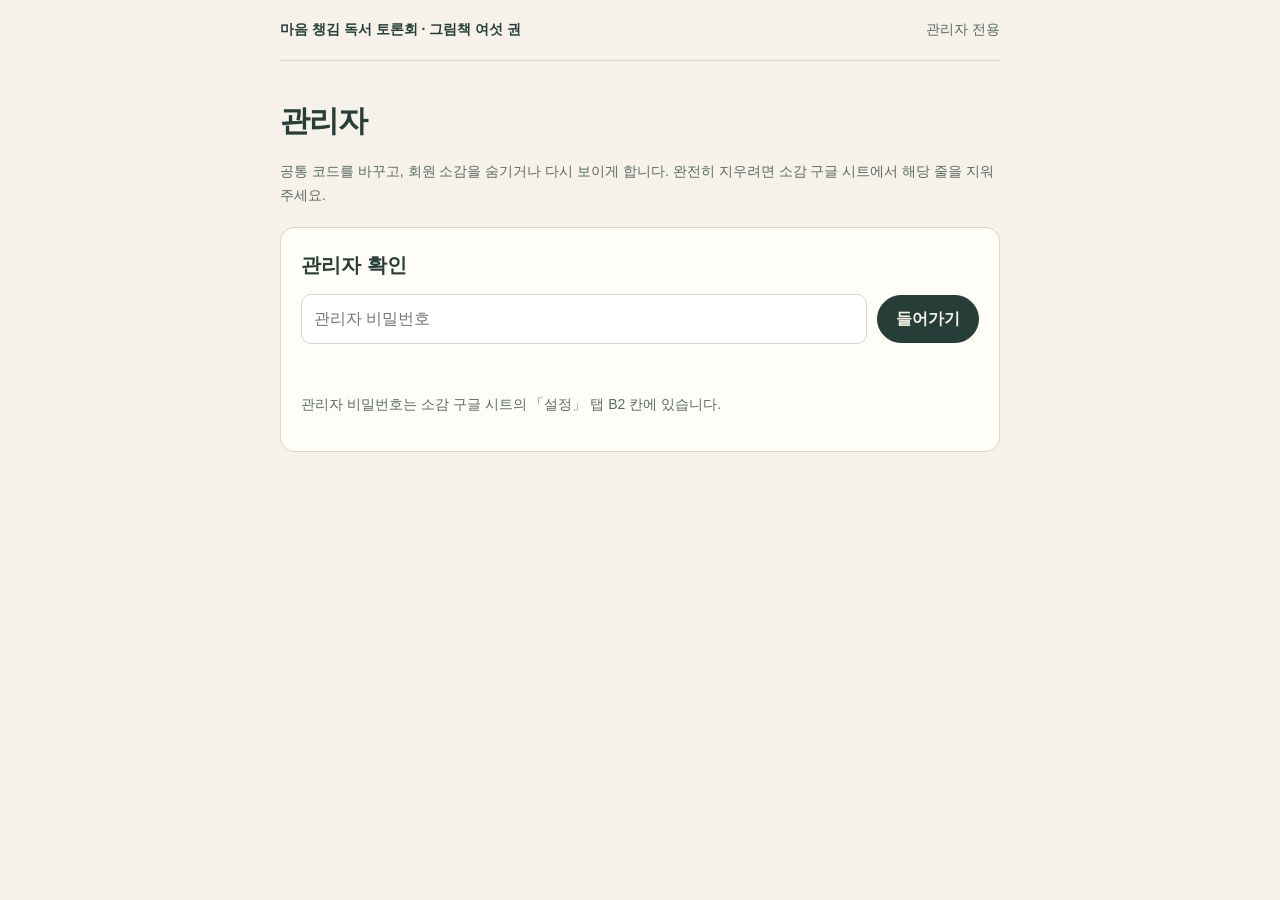
<file: admin.html>
<!doctype html><html lang="ko"><head><meta charset="utf-8"><meta name="viewport" content="width=device-width,initial-scale=1"><meta name="robots" content="noindex,nofollow"><title>관리자 | 마음 챙김 독서 토론회</title>
<style>:root{--paper:#f6f2ea;--ink:#263e37;--sub:#5b6b63;--accent:#9a6a3c;--line:#d6d6c8;--card:#fffdf8;--danger:#a4483a}*{box-sizing:border-box}body{margin:0;background:var(--paper);color:var(--ink);font:16px/1.7 "Pretendard","Apple SD Gothic Neo","Noto Sans KR","Malgun Gothic",sans-serif;word-break:keep-all}
.wrap{max-width:760px;margin:0 auto;padding:0 20px 60px}header{padding:18px 0;border-bottom:1px solid var(--line);display:flex;justify-content:space-between;gap:10px;flex-wrap:wrap;font-size:14px}header a{color:var(--ink);text-decoration:none;font-weight:700}
h1{font-size:30px;letter-spacing:-.03em;margin:34px 0 6px}h2{font-size:20px;margin:0 0 12px}.note{color:var(--sub);font-size:14px}.box{background:var(--card);border:1px solid var(--line);border-radius:14px;padding:20px;margin-top:20px}
input{font:inherit;padding:10px 12px;border:1px solid var(--line);border-radius:10px;background:#fff;color:var(--ink);min-width:0}button{font:inherit;font-weight:700;border-radius:999px;padding:9px 18px;cursor:pointer;border:1px solid var(--ink);background:var(--ink);color:var(--paper)}button.ghost{background:transparent;color:var(--ink)}button.danger{background:transparent;color:var(--danger);border-color:var(--danger)}button:disabled{opacity:.5;cursor:default}
.row{display:flex;gap:10px;flex-wrap:wrap;align-items:center}.row input{flex:1}.cur{font-size:22px;font-weight:700;letter-spacing:.02em}.msg{min-height:1.6em;color:var(--accent);margin:10px 0 0}
.post{border-top:1px solid var(--line);padding:12px 0;display:grid;grid-template-columns:1fr auto;gap:10px;align-items:start}.post:first-child{border-top:0}.post .meta{font-size:13px;color:var(--sub)}.post .meta b{color:var(--ink);font-size:15px;margin-right:6px}.post p{margin:4px 0 0;white-space:pre-wrap;font-size:15px}.post.hid{opacity:.55}.post.hid .meta::after{content:" · 숨김";color:var(--danger);font-weight:700}.post button{padding:5px 12px;font-size:13px}</style></head><body><div class="wrap">
<header><a href="./index.html">마음 챙김 독서 토론회 · 그림책 여섯 권</a><span class="note">관리자 전용</span></header>
<h1>관리자</h1><p class="note">공통 코드를 바꾸고, 회원 소감을 숨기거나 다시 보이게 합니다. 완전히 지우려면 소감 구글 시트에서 해당 줄을 지워 주세요.</p>
<section class="box" id="login"><h2>관리자 확인</h2><form class="row" id="loginForm"><input type="password" id="pw" placeholder="관리자 비밀번호" autocomplete="current-password"><button type="submit">들어가기</button></form><p class="msg" id="loginMsg" role="status"></p><p class="note">관리자 비밀번호는 소감 구글 시트의 「설정」 탭 B2 칸에 있습니다.</p></section>
<div id="panel" hidden>
<section class="box"><h2>공통 코드</h2><div>지금 코드: <span class="cur" id="cur"></span></div>
<form class="row" id="codeForm" style="margin-top:12px"><input type="text" id="newCode" maxlength="30" placeholder="새 공통 코드 (예: 4자리 숫자)"><button type="submit">바꾸기</button></form>
<div class="row" style="margin-top:10px"><button class="ghost" type="button" id="copyMsg">공지 문구 복사</button></div>
<p class="note" style="margin:8px 0 0">코드를 바꾸면 예전 코드로는 소감을 남길 수 없습니다. 이미 남긴 소감은 그대로입니다. 틀린 코드가 10분 안에 10번 들어오면 10분 동안 입력이 멈추는데, 여기서 코드를 다시 저장하면 바로 풀립니다.</p><p class="msg" id="codeMsg" role="status"></p></section>
<section class="box"><div class="row" style="justify-content:space-between"><h2 style="margin:0">최근 소감</h2><span class="row"><button class="ghost" type="button" id="reload">새로고침</button><button class="ghost" type="button" id="logout">나가기</button></span></div>
<div id="posts" style="margin-top:8px"><p class="note">불러오는 중…</p></div><p class="msg" id="msg" role="status"></p></section></div>
</div>
<script>
(function(){
  var ENDPOINT='https://script.google.com/macros/s/AKfycbzWwJYICsZkb6UTc6OVny00Sf4_RxNjC0Astda6Hhi-p2gMJ7pCqbekZGgUFhDzTKmYoA/exec', SITE='https://plusiam.github.io/mindful-picturebooks/';
  var TITLES={"frederick":"『프레드릭』","rumphius":"『미스 럼피우스』","river":"『나는 강물처럼 말해요』","ganajittong":"『강아지똥』","cat":"『100만 번 산 고양이』","swimmy":"『헤엄이』"};
  var pw=sessionStorage.getItem('mcb-admin')||'';
  var $=function(id){return document.getElementById(id)};
  function call(o){o.admin=pw;return fetch(ENDPOINT,{method:'POST',headers:{'Content-Type':'text/plain;charset=utf-8'},body:JSON.stringify(o)}).then(function(r){return r.json()});}
  function copy(t,btn){(navigator.clipboard?navigator.clipboard.writeText(t):Promise.reject()).then(function(){var o=btn.textContent;btn.textContent='복사됨';setTimeout(function(){btn.textContent=o},1500)}).catch(function(){prompt('아래 내용을 복사하세요.',t)});}
  function renderPosts(list){
    var box=$('posts');box.innerHTML='';
    if(!list.length){box.innerHTML='<p class="note">아직 남긴 소감이 없습니다.</p>';return;}
    list.forEach(function(p){
      var d=document.createElement('div');d.className='post'+(p.hidden?' hid':'');
      var l=document.createElement('div');var m=document.createElement('div');m.className='meta';var b=document.createElement('b');b.textContent=p.name;m.appendChild(b);m.appendChild(document.createTextNode((TITLES[p.book]||p.book)+' · '+p.date));
      var t=document.createElement('p');t.textContent=p.text;l.appendChild(m);l.appendChild(t);
      var btn=document.createElement('button');btn.type='button';btn.className=p.hidden?'ghost':'danger';btn.textContent=p.hidden?'다시 보이기':'숨기기';
      btn.onclick=function(){btn.disabled=true;$('msg').textContent='바꾸는 중…';call({action:'admin_hide',row:p.row,ts:p.ts,hidden:!p.hidden}).then(function(r){if(r.ok){$('msg').textContent=p.hidden?'다시 보이게 했습니다.':'숨겼습니다. 사이트에서 보이지 않습니다.';renderPosts(r.posts)}else{$('msg').textContent=r.error||'바꾸지 못했습니다.';btn.disabled=false}}).catch(function(){$('msg').textContent='연결이 원활하지 않습니다. 다시 시도해 주세요.';btn.disabled=false});};
      d.appendChild(l);d.appendChild(btn);box.appendChild(d);
    });
  }
  function load(){$('msg').textContent='';return call({action:'admin_state'}).then(function(r){if(r.ok){$('cur').textContent=r.code||'(비어 있음)';renderPosts(r.posts);return true}return Promise.reject(r.error)});}
  function enter(){$('loginMsg').textContent='확인하는 중…';load().then(function(){sessionStorage.setItem('mcb-admin',pw);$('login').hidden=true;$('panel').hidden=false}).catch(function(e){$('loginMsg').textContent=typeof e==='string'?e:'연결이 원활하지 않습니다.';sessionStorage.removeItem('mcb-admin')});}
  $('loginForm').onsubmit=function(ev){ev.preventDefault();pw=$('pw').value.trim();if(!pw){$('loginMsg').textContent='관리자 비밀번호를 적어 주세요.';return}enter();};
  $('codeForm').onsubmit=function(ev){ev.preventDefault();var c=$('newCode').value.trim();if(!c){$('codeMsg').textContent='새 공통 코드를 적어 주세요.';return}
    if(!confirm('공통 코드를 「'+c+'」(으)로 바꿀까요?\n바꾼 뒤에는 회원들께 새 코드를 알려 주셔야 합니다.'))return;
    var btn=ev.target.querySelector('button');btn.disabled=true;$('codeMsg').textContent='바꾸는 중…';
    call({action:'admin_set_code',code:c}).then(function(r){if(r.ok){$('cur').textContent=r.code;$('newCode').value='';$('codeMsg').textContent='공통 코드를 바꿨습니다. 공지 문구를 복사해 회원들께 알려 주세요.'}else{$('codeMsg').textContent=r.error||'바꾸지 못했습니다.'}}).catch(function(){$('codeMsg').textContent='연결이 원활하지 않습니다.'}).then(function(){btn.disabled=false});};
  $('copyMsg').onclick=function(){copy('[마음 챙김 독서 토론회] 소감 남기기 공통 코드 안내\n사이트: '+SITE+'\n공통 코드: '+$('cur').textContent+'\n책 페이지 아래 「회원 소감」에서 별명과 함께 써 주세요.',this)};
  $('reload').onclick=function(){load().catch(function(e){$('msg').textContent=typeof e==='string'?e:'불러오지 못했습니다.'})};
  $('logout').onclick=function(){sessionStorage.removeItem('mcb-admin');pw='';$('panel').hidden=true;$('login').hidden=false;$('pw').value='';$('loginMsg').textContent=''};
  if(pw)enter();
})();
</script></body></html>
</file>
<file: card-gallery.css>
/* Two views and a native, keyboard-accessible image viewer. */
.card-views{display:none;gap:8px;flex-wrap:wrap;margin:22px 0 12px}
#cards.is-ready .card-views{display:flex}
#cards button{font:inherit;cursor:pointer;color:var(--ink)}
.card-views button,.gallery-controls button,.viewer-toolbar button,.viewer-controls button{min-height:44px;padding:8px 16px;border:1px solid var(--line);border-radius:999px;background:var(--card);font-size:15px;font-weight:700}
#cards .card-views button{background:#fffdf8;color:#203a2c;border:2px solid #a8b7aa;box-shadow:none}
#cards .card-views button[aria-pressed=true]{background:#e5eee2;color:#173723;border-color:#315e48;box-shadow:inset 0 -3px 0 #315e48}
#cards .card-views button:hover{background:#edf3e9;color:#173723;border-color:#315e48}
#cards .card-views button:focus-visible{outline:3px solid #8a5d33;outline-offset:3px}
.card-gallery{max-width:440px;max-width:min(440px,54.4svh);margin:16px auto 0}
.card-track{display:flex;overflow-x:auto;scroll-snap-type:x mandatory;overscroll-behavior-x:contain;scrollbar-width:thin;touch-action:pan-x pan-y pinch-zoom;border-radius:12px}
.card-tile{display:block;flex:0 0 100%;min-width:0;width:100%;padding:0;border:1px solid var(--line);border-radius:12px;background:var(--card);overflow:hidden;text-decoration:none;color:var(--ink);scroll-snap-align:start;scroll-snap-stop:always}
.card-tile img{display:block;width:100%;height:auto;aspect-ratio:4/5;object-fit:contain}
.card-tile:hover{border-color:var(--accent)}
.card-tile:focus-visible{outline:3px solid var(--accent);outline-offset:-4px}
.gallery-controls{display:none;justify-content:space-between;align-items:center;gap:12px;margin-top:16px}
#cards.is-ready .gallery-controls{display:flex}
.gallery-controls button{min-width:88px}
.gallery-controls button[aria-disabled="true"],.viewer-controls button[aria-disabled="true"]{opacity:.4;cursor:default}
.gallery-count,.viewer-count{font-size:15px;font-weight:700;font-variant-numeric:tabular-nums;white-space:nowrap}
.gallery-help{font-size:14px;color:var(--sub);margin:12px 0 0;text-align:center}
.card-gallery[data-view=gallery]{max-width:100%}
.card-gallery[data-view=gallery] .card-track{display:grid;grid-template-columns:repeat(3,minmax(0,1fr));gap:14px;overflow:visible;scroll-snap-type:none}
.card-gallery[data-view=gallery] .gallery-controls{display:none!important}
.card-viewer{width:min(1200px,calc(100% - 24px));height:calc(100vh - 24px);height:calc(100dvh - 24px);max-width:none;max-height:calc(100% - 24px);padding:16px;border:1px solid var(--line);border-radius:16px;background:var(--paper);color:var(--ink);box-sizing:border-box}
.card-viewer[open]{display:flex;flex-direction:column;gap:12px}
.card-viewer::backdrop{background:rgba(15,25,22,.86)}
.viewer-toolbar{display:flex;align-items:center;justify-content:space-between;gap:8px;flex-wrap:wrap}
.viewer-toolbar h3{font-size:16px;margin:0}
.viewer-toolbar-actions{display:flex;gap:8px}
.viewer-stage{flex:1;min-height:0;overflow:auto;display:flex;justify-content:center;align-items:center;overscroll-behavior:contain;touch-action:pan-x pan-y pinch-zoom}
.viewer-stage img{display:block;max-width:100%;max-height:100%;width:auto;height:auto;object-fit:contain}
.viewer-stage.is-zoomed{display:block}
.viewer-stage.is-zoomed img{width:max(1080px,150%);max-width:none;max-height:none;height:auto;margin:0 auto}
.viewer-controls{display:flex;justify-content:center;align-items:center;gap:20px}
.viewer-help{font-size:13px;margin:0;text-align:center;color:var(--sub)}
@media(max-width:720px){.card-gallery[data-view=gallery] .card-track{grid-template-columns:repeat(2,minmax(0,1fr));gap:10px}}
@media(max-width:480px){.card-gallery{max-width:100%}.card-viewer{padding:10px;gap:8px}.viewer-toolbar h3{font-size:14px}.viewer-toolbar button{padding:8px 12px}.viewer-controls{gap:12px}}
html{scrollbar-gutter:stable}
@media(max-height:500px){.card-viewer[open]{padding:8px;gap:6px}.viewer-help{display:none}.viewer-toolbar h3{position:absolute;width:1px;height:1px;overflow:hidden;clip:rect(0 0 0 0)}}
@media(prefers-reduced-motion:reduce){html{scroll-behavior:auto}}
</file>
